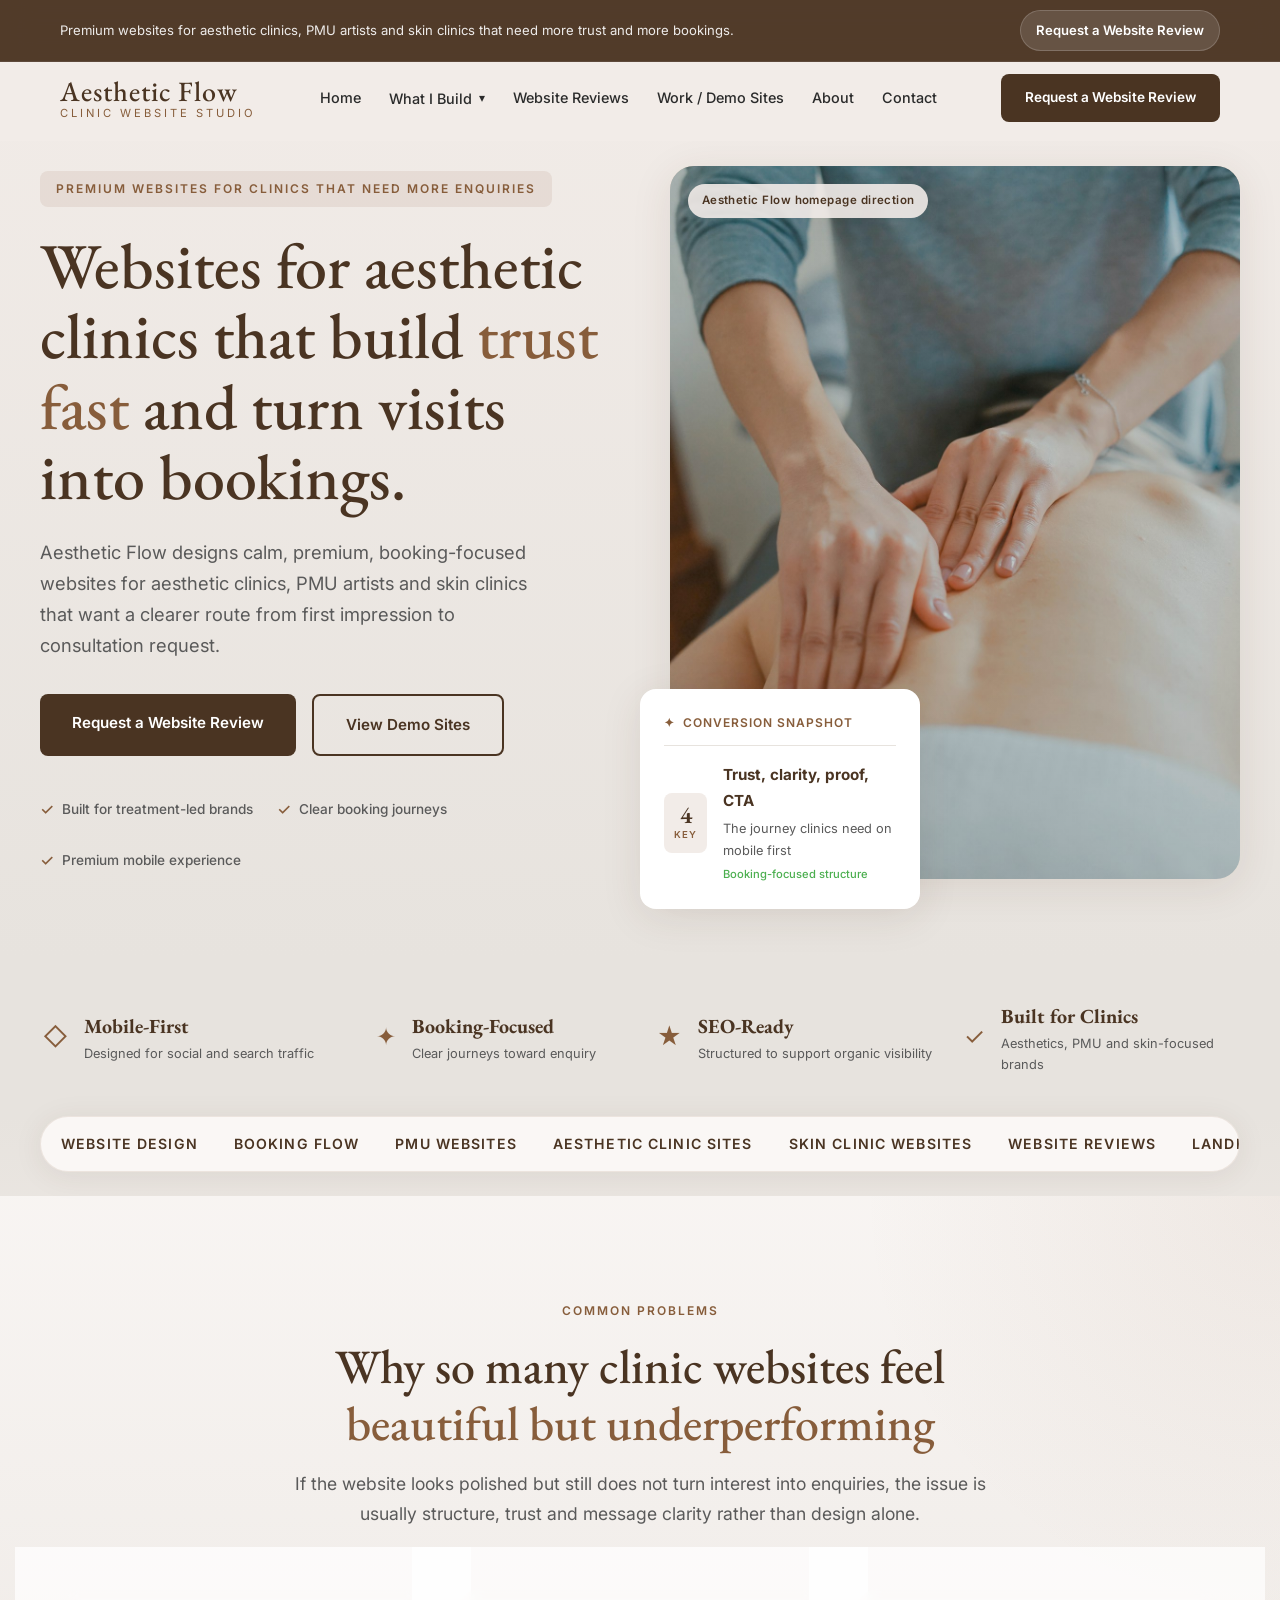
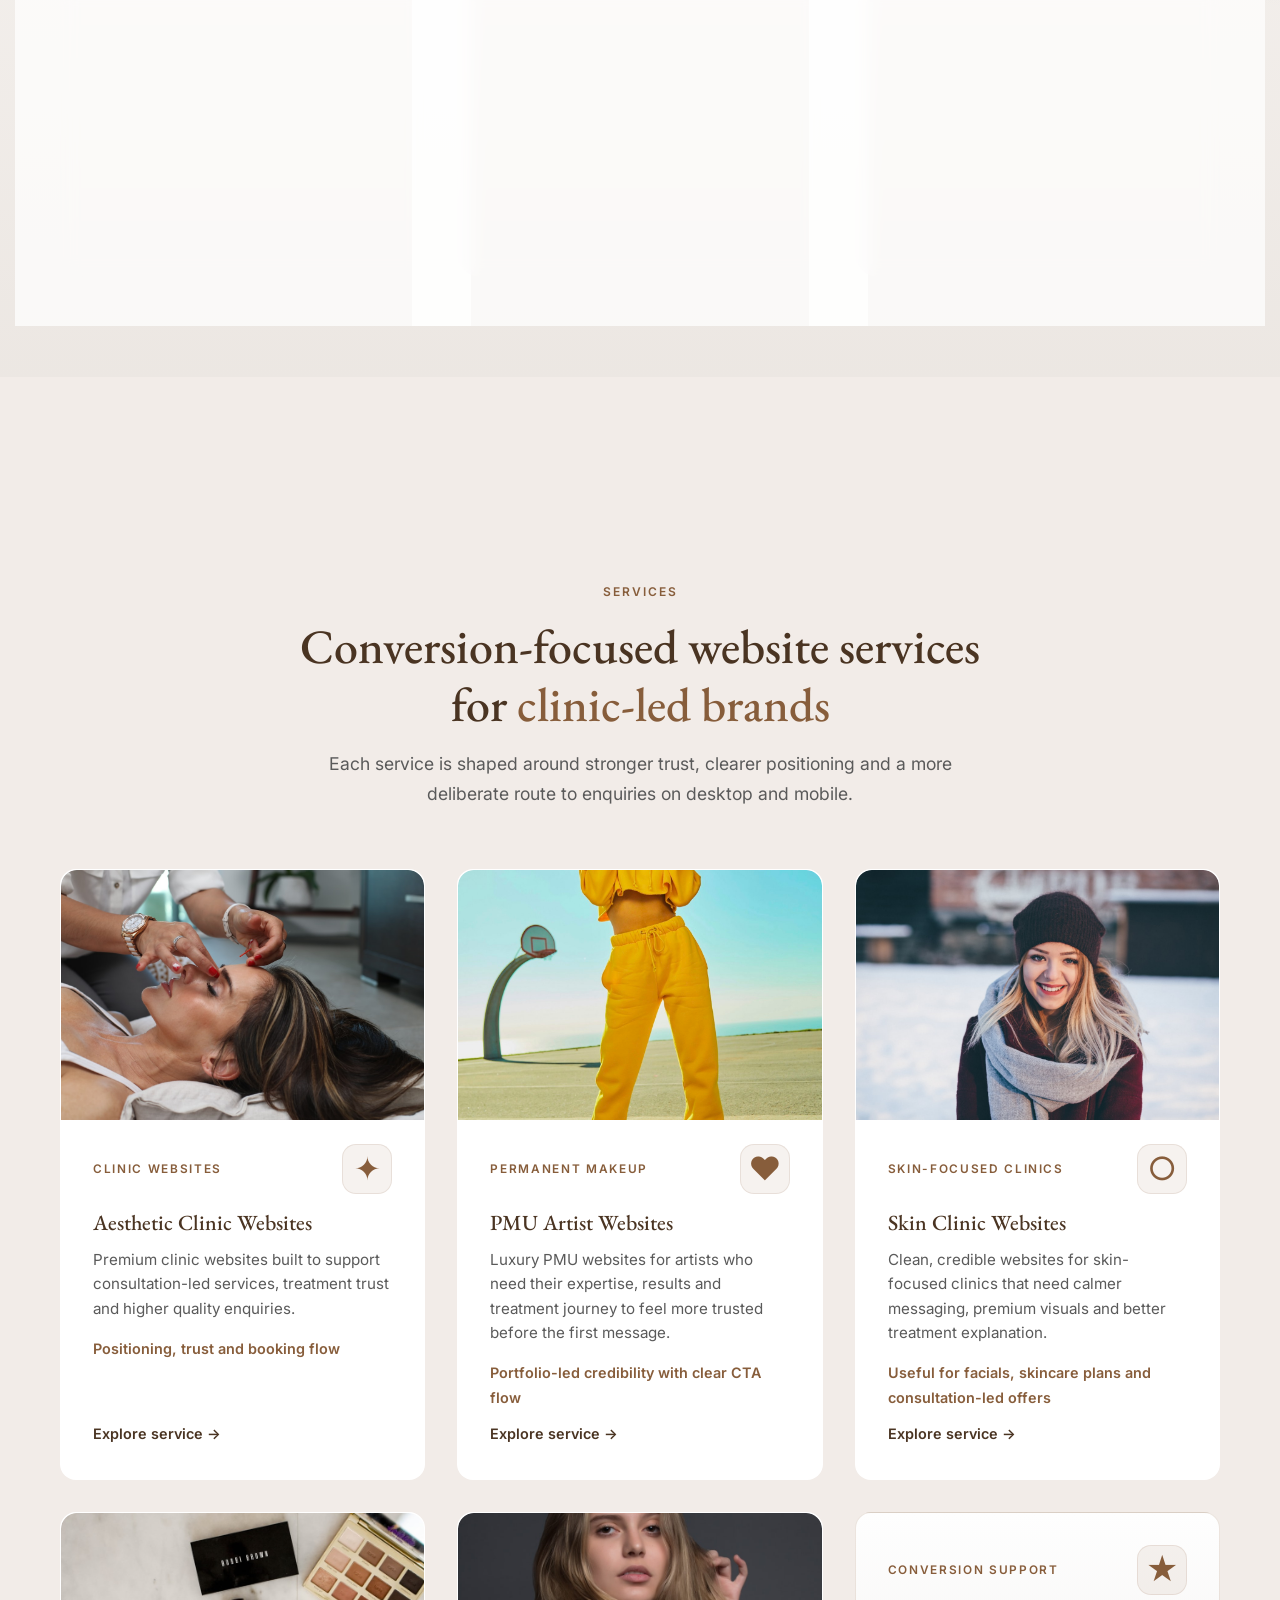
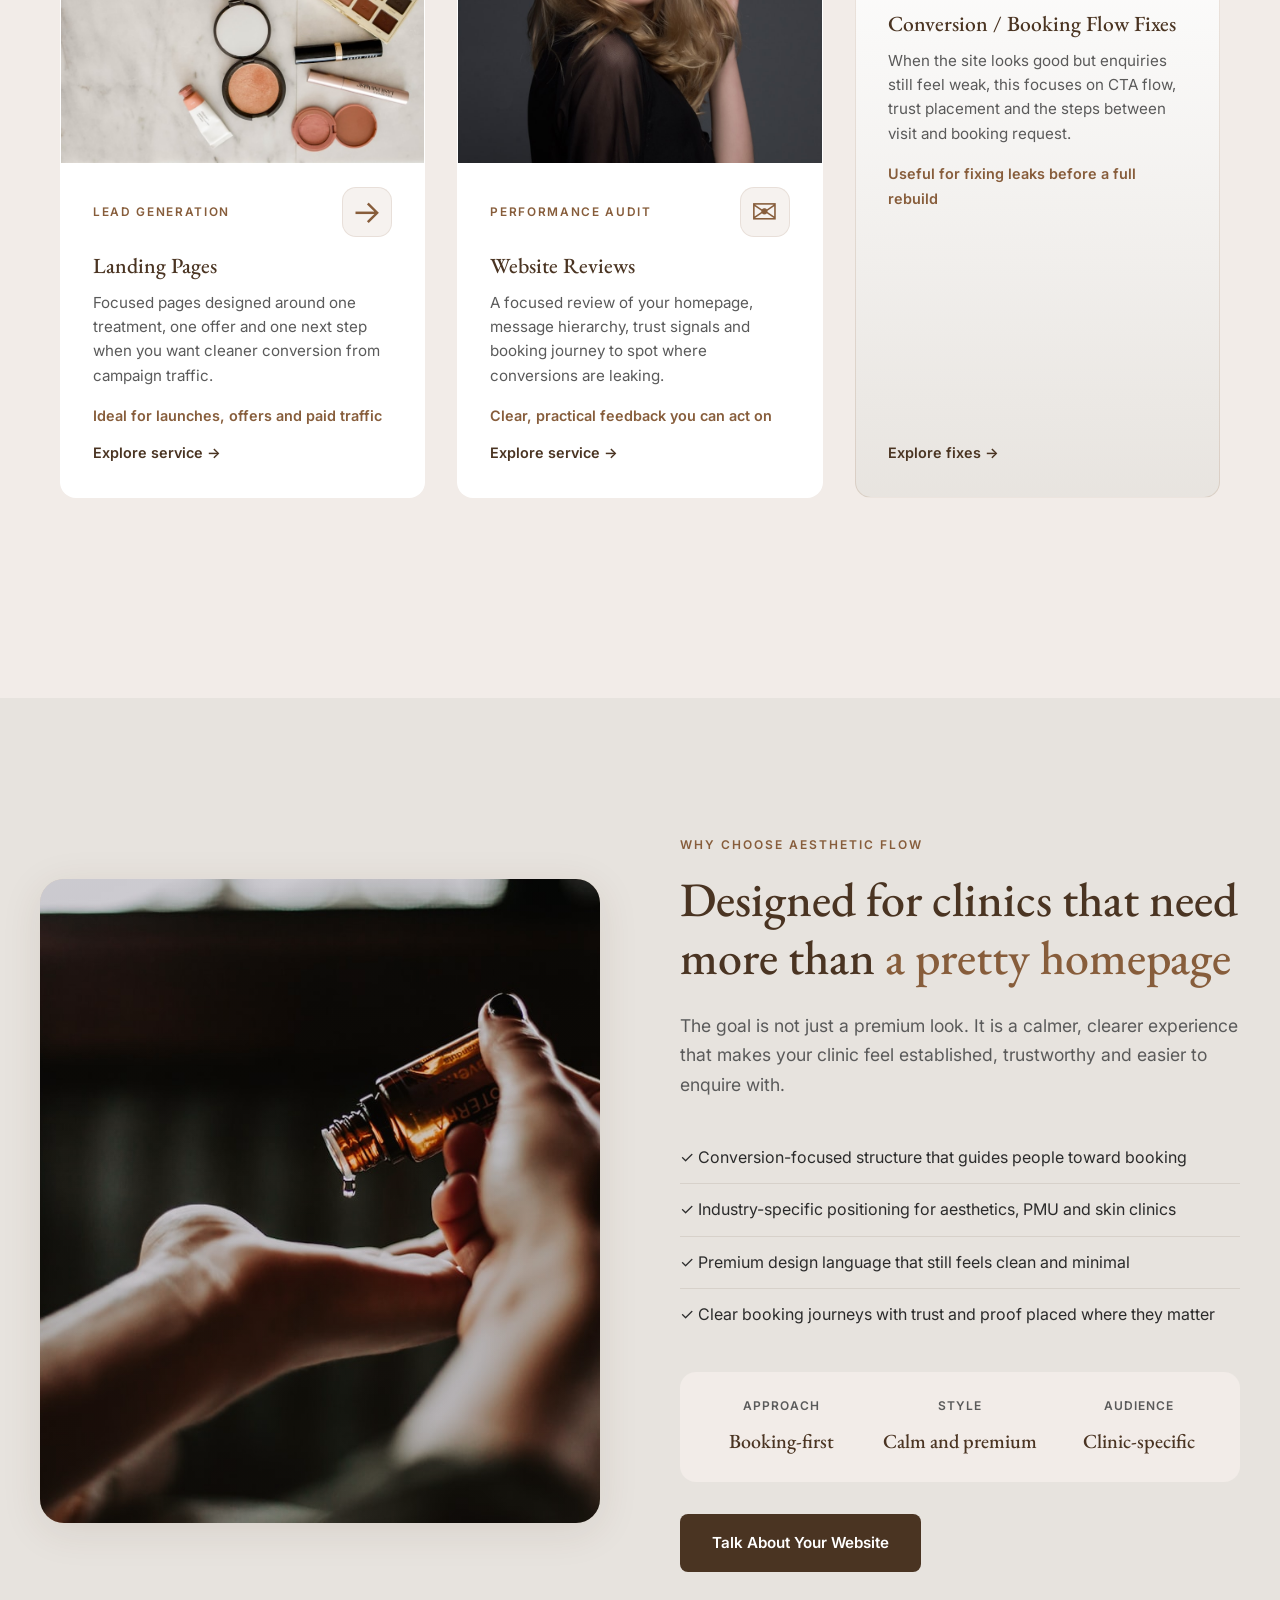
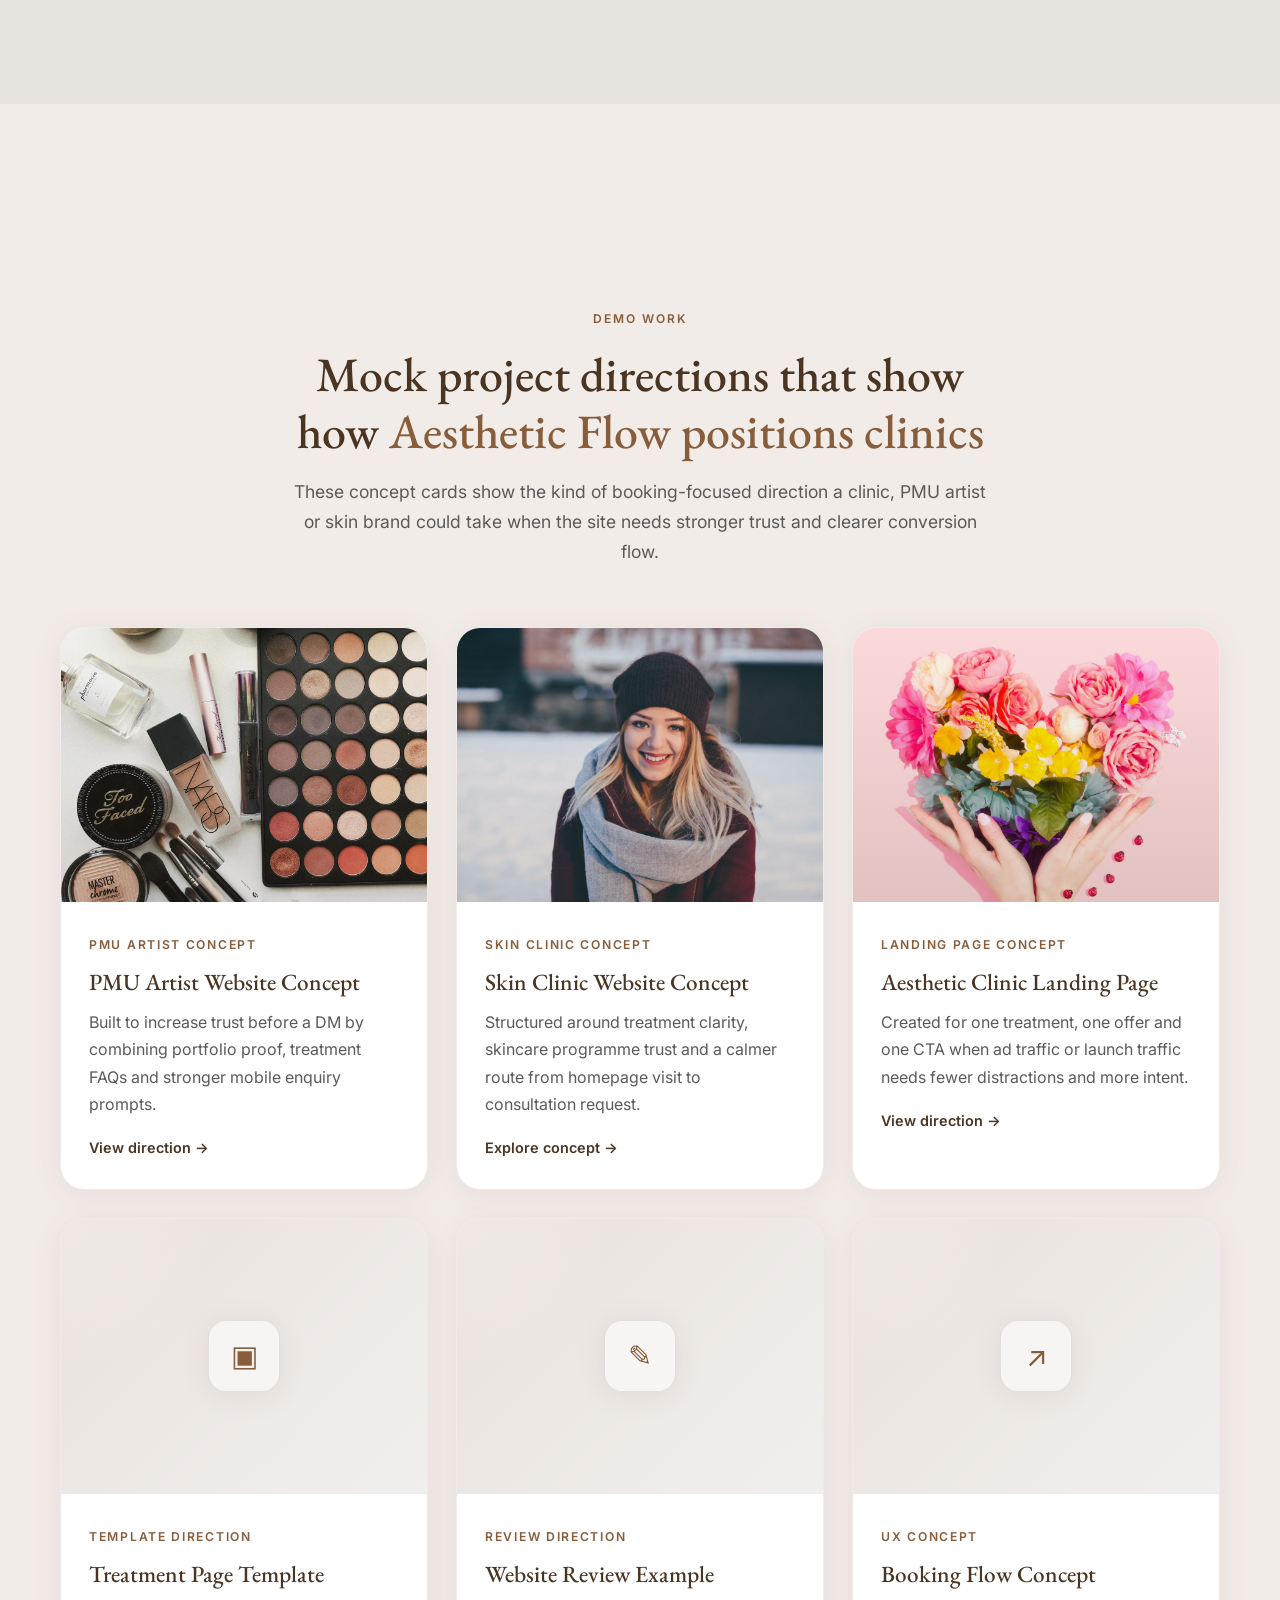
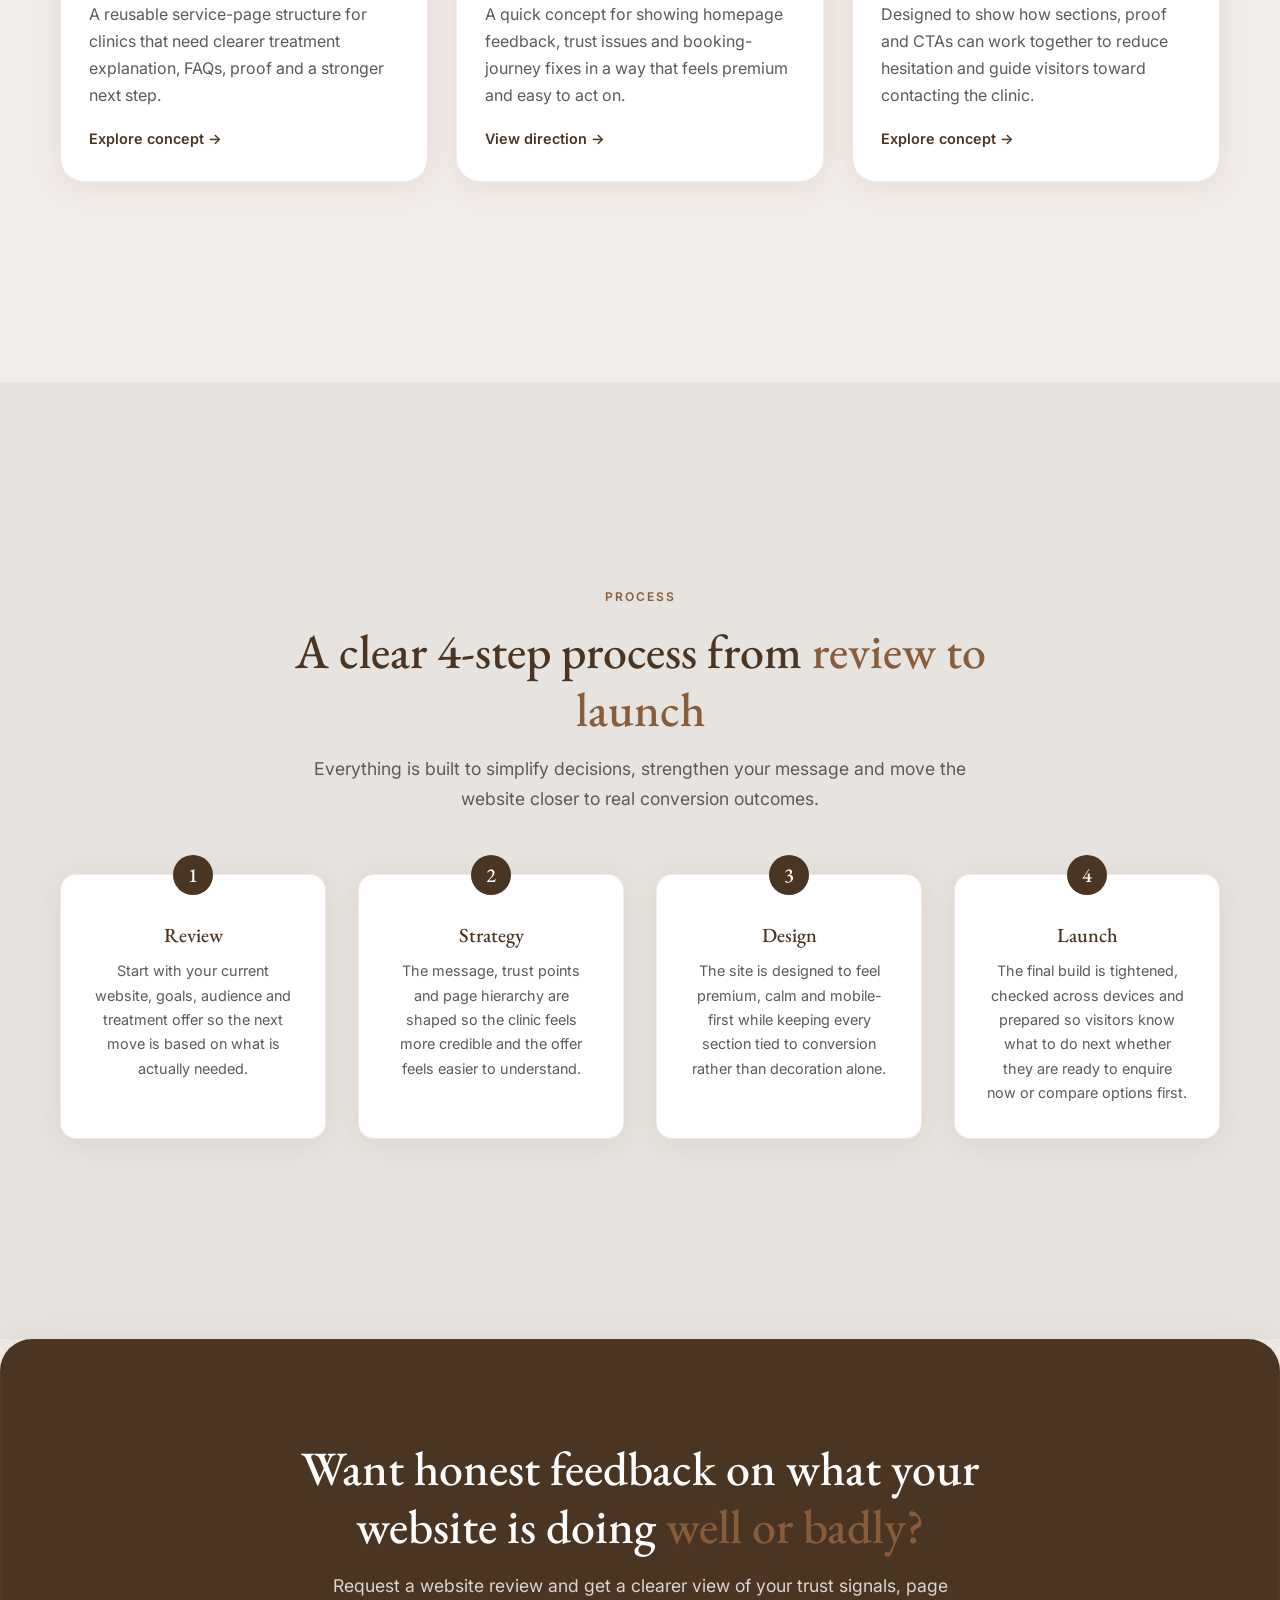
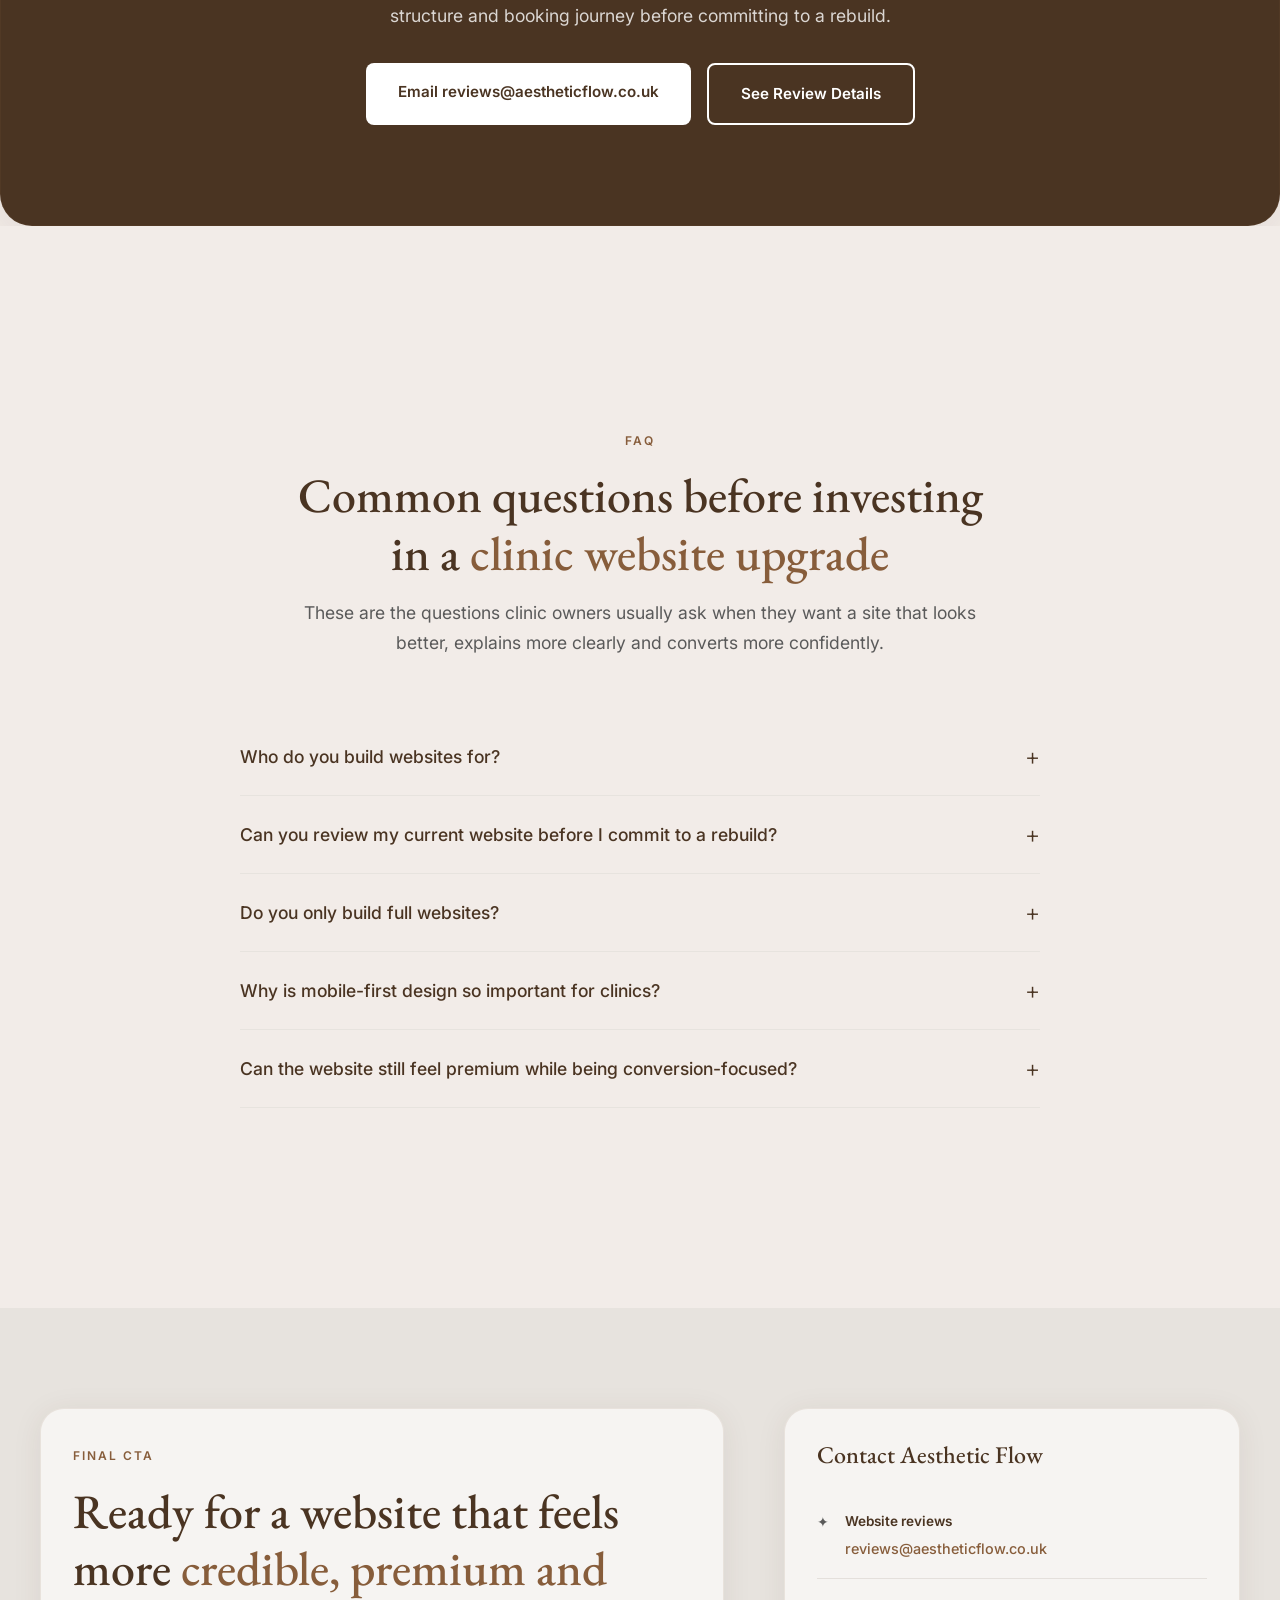
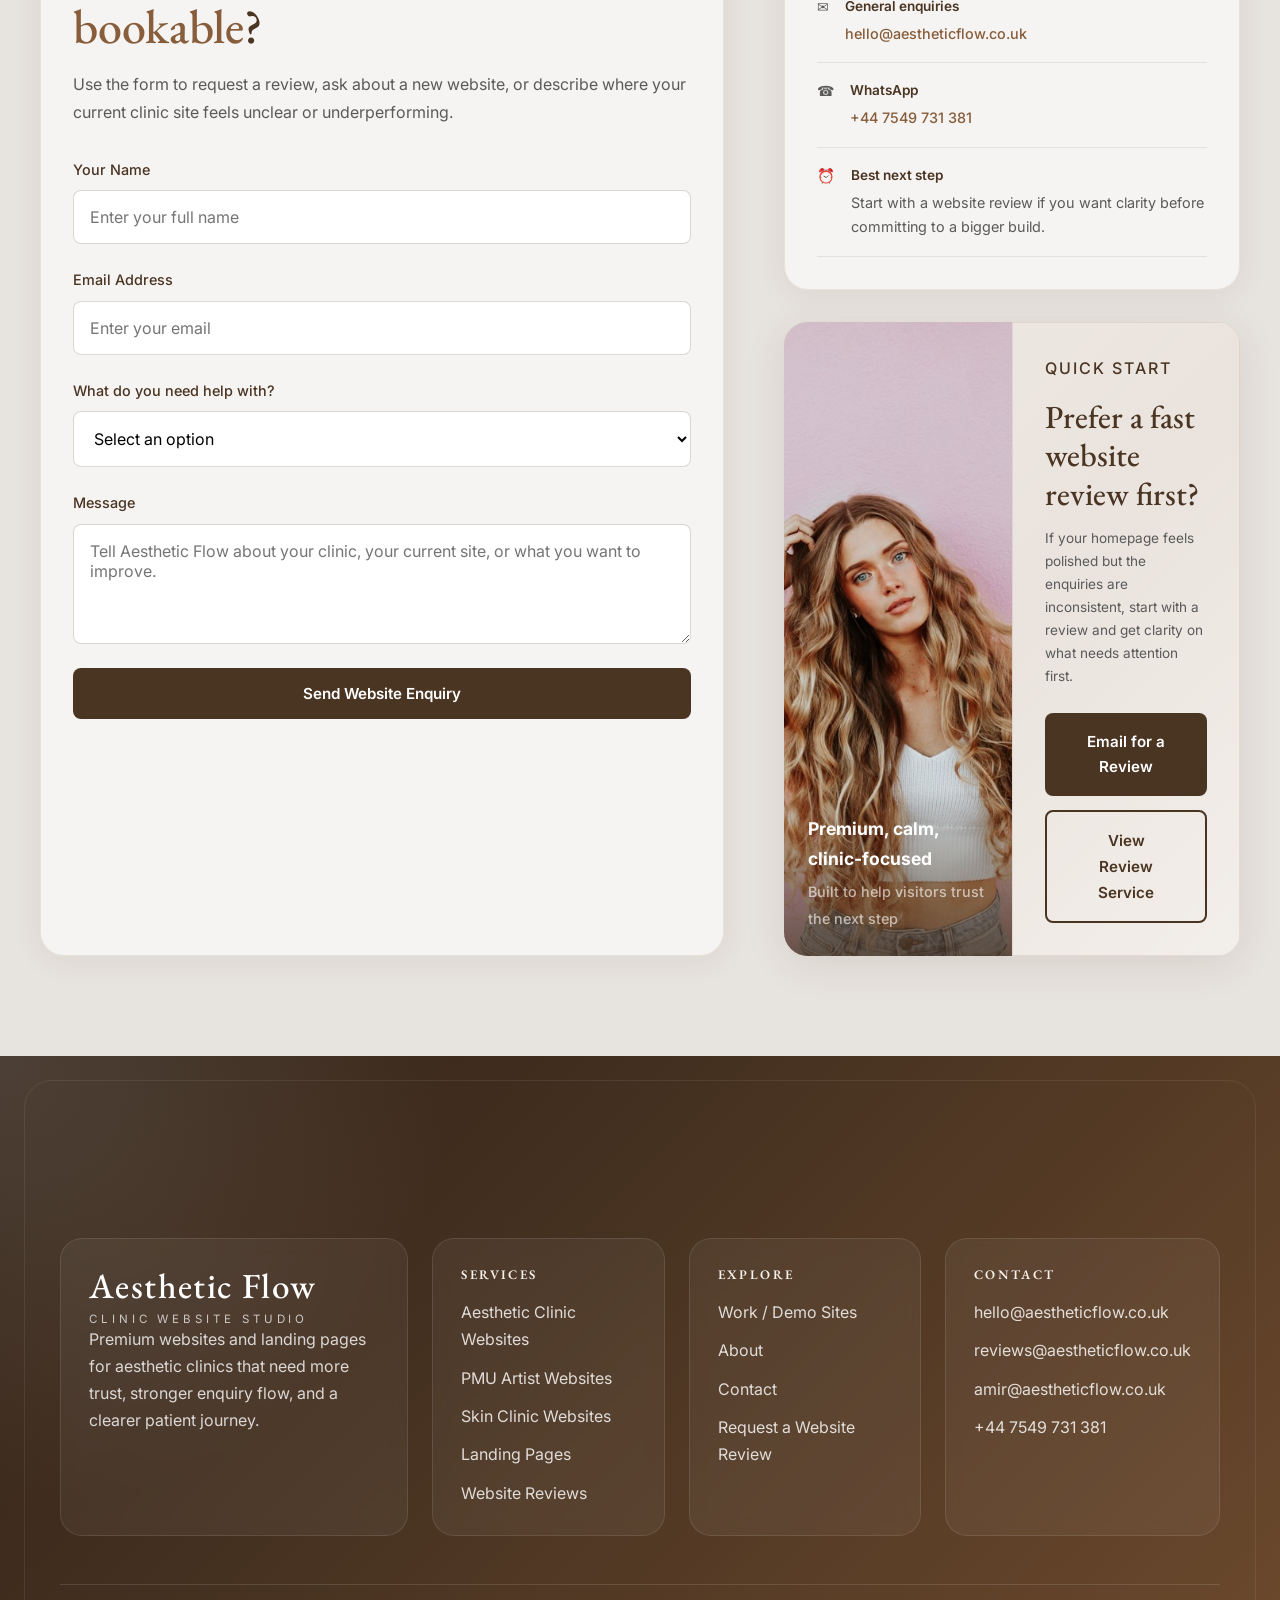
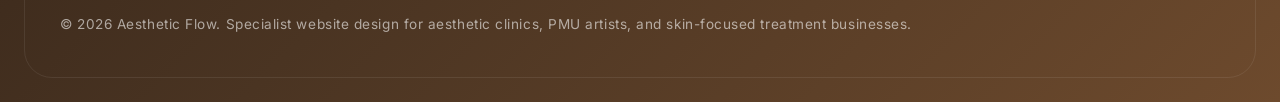
<file: index.html>
<!DOCTYPE html>
<html lang="en" class="no-js">
<head>
  <meta charset="UTF-8">
  <meta name="viewport" content="width=device-width, initial-scale=1.0">
  <title>Aesthetic Flow | Premium Websites for Aesthetic Clinics, PMU Artists and Skin Clinics</title>
  <meta name="description" content="Aesthetic Flow designs premium, booking-focused websites for aesthetic clinics, PMU artists and skin clinics across the UK.">
  <meta property="og:type" content="website">
  <meta property="og:title" content="Aesthetic Flow | Premium Clinic Website Studio">
  <meta property="og:description" content="Booking-focused websites for aesthetic clinics, PMU artists and skin clinics.">
  <meta property="og:image" content="images/og-image.jpg">
  <meta name="twitter:card" content="summary_large_image">
  <meta name="twitter:title" content="Aesthetic Flow">
  <meta name="twitter:description" content="Premium, calm, conversion-focused websites for clinics and treatment-led brands.">

  <link rel="preconnect" href="https://fonts.googleapis.com">
  <link rel="preconnect" href="https://fonts.gstatic.com" crossorigin>
  <link href="https://fonts.googleapis.com/css2?family=EB+Garamond:ital,wght@0,400;0,500;0,600;1,400&family=Inter:wght@300;400;500;600&display=swap" rel="stylesheet">
  <link rel="stylesheet" href="styles.css">
</head>
<body>
  <div class="demo-banner">
    <div class="demo-banner-container">
      <p>Premium websites for aesthetic clinics, PMU artists and skin clinics that need more trust and more bookings.</p>
      <a href="#contact" class="demo-banner-link">Request a Website Review</a>
    </div>
  </div>

  <nav class="navbar" id="navbar">
    <div class="nav-container">
      <a href="index.html" class="nav-logo">
        <span class="logo-text">Aesthetic Flow</span>
        <span class="logo-sub">Clinic Website Studio</span>
      </a>

      <ul class="nav-links" id="navLinks">
        <li><a href="index.html">Home</a></li>
        <li class="nav-dropdown nav-mega-dropdown">
          <button class="nav-dropdown-toggle" type="button" aria-expanded="false">
            What I Build
            <span class="nav-caret">&#9662;</span>
          </button>
          <div class="nav-dropdown-menu mega-menu" role="menu" aria-label="What I Build services">
            <div class="mega-menu-grid">
              <a href="aesthetics-clinic-websites.html" class="mega-menu-card" style="--card-bg: url('https://images.unsplash.com/photo-1582719478250-c89cae4dc85b?auto=format&fit=crop&w=1400&q=80');">
                <span class="mega-card-category">Clinic Websites</span>
                <span class="mega-card-title">Aesthetic Clinic Websites</span>
                <span class="mega-card-desc">Premium clinic websites designed to turn treatment interest into higher-trust enquiries.</span>
              </a>
              <a href="pmu-artist-websites.html" class="mega-menu-card" style="--card-bg: url('https://images.unsplash.com/photo-1616394584738-fc6e612e71b9?auto=format&fit=crop&w=1400&q=80');">
                <span class="mega-card-category">Permanent Makeup</span>
                <span class="mega-card-title">PMU Artist Websites</span>
                <span class="mega-card-desc">Luxury PMU pages for brows, lips, and artist brands that need stronger booking flow.</span>
              </a>
              <a href="skin-clinic-websites.html" class="mega-menu-card" style="--card-bg: url('https://images.unsplash.com/photo-1515377905703-c4788e51af15?auto=format&fit=crop&w=1400&q=80');">
                <span class="mega-card-category">Skin Clinics</span>
                <span class="mega-card-title">Skin Clinic Websites</span>
                <span class="mega-card-desc">Clean, high-trust treatment journeys for facials, skincare programmes, and consultation-led services.</span>
              </a>
              <a href="landing-pages.html" class="mega-menu-card" style="--card-bg: url('https://images.unsplash.com/photo-1521590832167-7bcbfaa6381f?auto=format&fit=crop&w=1400&q=80');">
                <span class="mega-card-category">Lead Generation</span>
                <span class="mega-card-title">Landing Pages</span>
                <span class="mega-card-desc">Focused campaign pages built around one treatment, one offer, and one next step.</span>
              </a>
              <a href="website-reviews.html" class="mega-menu-card" style="--card-bg: url('https://images.unsplash.com/photo-1570172619644-dfd03ed5d881?auto=format&fit=crop&w=1400&q=80');">
                <span class="mega-card-category">Performance Audit</span>
                <span class="mega-card-title">Website Reviews</span>
                <span class="mega-card-desc">Review your homepage, trust signals, and booking journey to uncover why visitors are not converting.</span>
              </a>
              <a href="work.html" class="mega-menu-card" style="--card-bg: url('https://images.unsplash.com/photo-1524504388940-b1c1722653e1?auto=format&fit=crop&w=1400&q=80');">
                <span class="mega-card-category">Demo Sites</span>
                <span class="mega-card-title">Work / Demo Sites</span>
                <span class="mega-card-desc">Concept builds and template directions showing how Aesthetic Flow approaches growth-focused design.</span>
              </a>
            </div>
          </div>
        </li>
        <li><a href="website-reviews.html">Website Reviews</a></li>
        <li><a href="work.html">Work / Demo Sites</a></li>
        <li><a href="about.html">About</a></li>
        <li><a href="contact.html">Contact</a></li>
      </ul>

      <a href="contact.html#website-review" class="nav-cta">Request a Website Review</a>

      <button class="mobile-toggle" id="mobileToggle" aria-label="Toggle menu">
        <span></span>
        <span></span>
        <span></span>
      </button>
    </div>
  </nav>

  <div class="mobile-menu" id="mobileMenu">
    <ul class="mobile-nav-links">
      <li><a href="index.html">Home</a></li>
      <li class="mobile-nav-group">
        <button class="mobile-nav-toggle" type="button" aria-expanded="false">
          <span>What I Build</span>
          <span class="mobile-nav-caret">&#9662;</span>
        </button>
        <div class="mobile-submenu">
          <a href="aesthetics-clinic-websites.html">Aesthetic Clinic Websites</a>
          <a href="pmu-artist-websites.html">PMU Artist Websites</a>
          <a href="skin-clinic-websites.html">Skin Clinic Websites</a>
          <a href="landing-pages.html">Landing Pages</a>
          <a href="website-reviews.html">Website Reviews</a>
          <a href="work.html">Demo Sites / Work</a>
        </div>
      </li>
      <li><a href="website-reviews.html">Website Reviews</a></li>
      <li><a href="work.html">Work / Demo Sites</a></li>
      <li><a href="about.html">About</a></li>
      <li><a href="contact.html">Contact</a></li>
    </ul>
    <a href="contact.html#website-review" class="mobile-cta">Request a Website Review</a>
  </div>

  <a href="contact.html#website-review" class="mobile-floating-cta">Website Review</a>

  <section class="hero" id="hero">
    <div class="hero-container">
      <div class="hero-content">
        <span class="hero-badge">Premium websites for clinics that need more enquiries</span>
        <h1>Websites for aesthetic clinics that build <span class="highlight">trust fast</span> and turn visits into bookings.</h1>
        <p class="hero-subtitle">Aesthetic Flow designs calm, premium, booking-focused websites for aesthetic clinics, PMU artists and skin clinics that want a clearer route from first impression to consultation request.</p>

        <div class="hero-buttons">
          <a href="#contact" class="btn btn-primary">Request a Website Review</a>
          <a href="#work" class="btn btn-secondary">View Demo Sites</a>
        </div>

        <div class="trust-badges">
          <div class="badge">
            <span class="badge-icon">&#10003;</span>
            <span>Built for treatment-led brands</span>
          </div>
          <div class="badge">
            <span class="badge-icon">&#10003;</span>
            <span>Clear booking journeys</span>
          </div>
          <div class="badge">
            <span class="badge-icon">&#10003;</span>
            <span>Premium mobile experience</span>
          </div>
        </div>
      </div>

      <div class="hero-visual">
        <div class="hero-image-card" style="position: relative;">
          <img
            src="images/hero-room.jpg"
            alt="Premium website mockup for a calm aesthetic clinic brand"
            class="hero-img-cover"
            onerror="this.style.display='none';this.parentNode.style.background='linear-gradient(135deg,#D4C4B5 0%,#C9B8A8 50%,#E0D5C8 100%)';"
          />
          <div class="hero-img-overlay"></div>
          <div class="demo-image-note">Aesthetic Flow homepage direction</div>
        </div>
        <div class="appointment-card">
          <div class="appointment-header">
            <span class="appointment-icon">&#10022;</span>
            <span>Conversion Snapshot</span>
          </div>
          <div class="appointment-content">
            <div class="appointment-date">
              <span class="date-day">4</span>
              <span class="date-month">KEY</span>
            </div>
            <div class="appointment-details">
              <strong>Trust, clarity, proof, CTA</strong>
              <span>The journey clinics need on mobile first</span>
              <span class="appointment-note">Booking-focused structure</span>
            </div>
          </div>
        </div>
      </div>
    </div>
  </section>

  <section class="trust-strip">
    <div class="trust-container">
      <div class="trust-item">
        <span class="trust-icon">&#9671;</span>
        <div class="trust-text">
          <strong>Mobile-First</strong>
          <span>Designed for social and search traffic</span>
        </div>
      </div>
      <div class="trust-item">
        <span class="trust-icon">&#10022;</span>
        <div class="trust-text">
          <strong>Booking-Focused</strong>
          <span>Clear journeys toward enquiry</span>
        </div>
      </div>
      <div class="trust-item">
        <span class="trust-icon">&#9733;</span>
        <div class="trust-text">
          <strong>SEO-Ready</strong>
          <span>Structured to support organic visibility</span>
        </div>
      </div>
      <div class="trust-item">
        <span class="trust-icon">&#10003;</span>
        <div class="trust-text">
          <strong>Built for Clinics</strong>
          <span>Aesthetics, PMU and skin-focused brands</span>
        </div>
      </div>
    </div>
  </section>

  <section class="ticker-section" aria-label="Aesthetic Flow specialties">
    <div class="ticker-shell">
      <div class="ticker-track">
        <span>Website Design</span>
        <span>Booking Flow</span>
        <span>PMU Websites</span>
        <span>Aesthetic Clinic Sites</span>
        <span>Skin Clinic Websites</span>
        <span>Website Reviews</span>
        <span>Landing Pages</span>
        <span>SEO Structure</span>
        <span>Conversion Fixes</span>
        <span>Website Design</span>
        <span>Booking Flow</span>
        <span>PMU Websites</span>
        <span>Aesthetic Clinic Sites</span>
        <span>Skin Clinic Websites</span>
        <span>Website Reviews</span>
        <span>Landing Pages</span>
        <span>SEO Structure</span>
        <span>Conversion Fixes</span>
      </div>
    </div>
  </section>

  <section class="why-demo-works problem-section" id="problems">
    <div class="section-container">
      <div class="section-header">
        <span class="section-tag">Common Problems</span>
        <h2>Why so many clinic websites feel <span class="highlight">beautiful but underperforming</span></h2>
        <p>If the website looks polished but still does not turn interest into enquiries, the issue is usually structure, trust and message clarity rather than design alone.</p>
      </div>

      <div class="why-demo-grid">
        <div class="why-demo-card reveal">
          <div class="why-demo-icon">&#10005;</div>
          <h3>No clear booking path</h3>
          <p>Visitors scroll through lovely visuals but never get a confident next step toward a consultation, review or booking request.</p>
        </div>
        <div class="why-demo-card reveal">
          <div class="why-demo-icon">&#10005;</div>
          <h3>Weak trust signals</h3>
          <p>Before and after proof, testimonials, treatment clarity and practitioner credibility are often buried or missing completely.</p>
        </div>
        <div class="why-demo-card reveal">
          <div class="why-demo-icon">&#10005;</div>
          <h3>Too generic for the industry</h3>
          <p>Templates built for any business rarely reflect the calm, premium and reassurance-led journey clinic clients expect.</p>
        </div>
      </div>
    </div>
  </section>

  <section class="treatments services-section" id="services">
    <div class="section-container">
      <div class="section-header">
        <span class="section-tag">Services</span>
        <h2>Conversion-focused website services for <span class="highlight">clinic-led brands</span></h2>
        <p>Each service is shaped around stronger trust, clearer positioning and a more deliberate route to enquiries on desktop and mobile.</p>
      </div>

      <div class="treatments-grid">
        <div class="treatment-card reveal">
          <img src="images/anti-wrinkle.jpg" alt="Aesthetic clinic website service" class="treatment-img" onerror="this.style.display='none';this.parentNode.style.background='linear-gradient(135deg,#E8B4B8 0%,#D4A5A8 100%)';" />
          <div class="treatment-meta">
            <span class="card-eyebrow">Clinic Websites</span>
            <div class="treatment-icon-shell"><div class="treatment-icon">&#10022;</div></div>
          </div>
          <h3>Aesthetic Clinic Websites</h3>
          <p>Premium clinic websites built to support consultation-led services, treatment trust and higher quality enquiries.</p>
          <span class="treatment-price">Positioning, trust and booking flow</span>
          <a href="aesthetics-clinic-websites.html" class="treatment-link">Explore service &#8594;</a>
        </div>

        <div class="treatment-card reveal">
          <img src="images/lip-blush.jpg" alt="PMU artist website service" class="treatment-img" onerror="this.style.display='none';this.parentNode.style.background='linear-gradient(135deg,#C9B8A8 0%,#B8A698 100%)';" />
          <div class="treatment-meta">
            <span class="card-eyebrow">Permanent Makeup</span>
            <div class="treatment-icon-shell"><div class="treatment-icon">&#9829;</div></div>
          </div>
          <h3>PMU Artist Websites</h3>
          <p>Luxury PMU websites for artists who need their expertise, results and treatment journey to feel more trusted before the first message.</p>
          <span class="treatment-price">Portfolio-led credibility with clear CTA flow</span>
          <a href="pmu-artist-websites.html" class="treatment-link">Explore service &#8594;</a>
        </div>

        <div class="treatment-card reveal">
          <img src="images/skin-booster.jpg" alt="Skin clinic website service" class="treatment-img" onerror="this.style.display='none';this.parentNode.style.background='linear-gradient(135deg,#D4C4B5 0%,#C4B4A5 100%)';" />
          <div class="treatment-meta">
            <span class="card-eyebrow">Skin-Focused Clinics</span>
            <div class="treatment-icon-shell"><div class="treatment-icon">&#9675;</div></div>
          </div>
          <h3>Skin Clinic Websites</h3>
          <p>Clean, credible websites for skin-focused clinics that need calmer messaging, premium visuals and better treatment explanation.</p>
          <span class="treatment-price">Useful for facials, skincare plans and consultation-led offers</span>
          <a href="skin-clinic-websites.html" class="treatment-link">Explore service &#8594;</a>
        </div>

        <div class="treatment-card reveal">
          <img src="images/products.jpg" alt="Landing page service" class="treatment-img" onerror="this.style.display='none';this.parentNode.style.background='linear-gradient(135deg,#B8C9C4 0%,#A8B9B4 100%)';" />
          <div class="treatment-meta">
            <span class="card-eyebrow">Lead Generation</span>
            <div class="treatment-icon-shell"><div class="treatment-icon">&#8594;</div></div>
          </div>
          <h3>Landing Pages</h3>
          <p>Focused pages designed around one treatment, one offer and one next step when you want cleaner conversion from campaign traffic.</p>
          <span class="treatment-price">Ideal for launches, offers and paid traffic</span>
          <a href="landing-pages.html" class="treatment-link">Explore service &#8594;</a>
        </div>

        <div class="treatment-card reveal">
          <img src="images/consultation.jpg" alt="Website reviews service" class="treatment-img" onerror="this.style.display='none';this.parentNode.style.background='linear-gradient(135deg,#C9D4B8 0%,#B9C4A8 100%)';" />
          <div class="treatment-meta">
            <span class="card-eyebrow">Performance Audit</span>
            <div class="treatment-icon-shell"><div class="treatment-icon">&#9993;</div></div>
          </div>
          <h3>Website Reviews</h3>
          <p>A focused review of your homepage, message hierarchy, trust signals and booking journey to spot where conversions are leaking.</p>
          <span class="treatment-price">Clear, practical feedback you can act on</span>
          <a href="website-reviews.html" class="treatment-link">Explore service &#8594;</a>
        </div>

        <div class="treatment-card reveal services-note-card">
          <div class="treatment-meta">
            <span class="card-eyebrow">Conversion Support</span>
            <div class="treatment-icon-shell"><div class="treatment-icon">&#9733;</div></div>
          </div>
          <h3>Conversion / Booking Flow Fixes</h3>
          <p>When the site looks good but enquiries still feel weak, this focuses on CTA flow, trust placement and the steps between visit and booking request.</p>
          <span class="treatment-price">Useful for fixing leaks before a full rebuild</span>
          <a href="conversion-redesigns.html" class="treatment-link">Explore fixes &#8594;</a>
        </div>
      </div>
    </div>
  </section>

  <section class="featured-treatment why-choose-section" id="why-choose-us">
    <div class="featured-container">
      <div class="featured-image">
        <img src="images/featured-treatment.jpg" alt="Premium website presentation for a clinic brand" class="featured-img" onerror="this.style.display='none';this.parentNode.style.background='linear-gradient(145deg,#D4C4B5 0%,#C9B8A8 30%,#E8DFD5 70%,#D4C4B5 100%)';" />
        <div class="featured-img-overlay"></div>
      </div>

      <div class="featured-content">
        <span class="section-tag">Why Choose Aesthetic Flow</span>
        <h2>Designed for clinics that need more than <span class="highlight">a pretty homepage</span></h2>
        <p class="featured-desc">The goal is not just a premium look. It is a calmer, clearer experience that makes your clinic feel established, trustworthy and easier to enquire with.</p>

        <ul class="benefits-list">
          <li>&#10003; Conversion-focused structure that guides people toward booking</li>
          <li>&#10003; Industry-specific positioning for aesthetics, PMU and skin clinics</li>
          <li>&#10003; Premium design language that still feels clean and minimal</li>
          <li>&#10003; Clear booking journeys with trust and proof placed where they matter</li>
        </ul>

        <div class="treatment-info">
          <div class="info-item">
            <span class="info-label">Approach</span>
            <span class="info-value">Booking-first</span>
          </div>
          <div class="info-item">
            <span class="info-label">Style</span>
            <span class="info-value">Calm and premium</span>
          </div>
          <div class="info-item">
            <span class="info-label">Audience</span>
            <span class="info-value">Clinic-specific</span>
          </div>
        </div>

        <a href="#contact" class="btn btn-primary">Talk About Your Website</a>
      </div>
    </div>
  </section>

  <section class="results demo-work-section" id="work">
    <div class="section-container">
      <div class="section-header">
        <span class="section-tag">Demo Work</span>
        <h2>Mock project directions that show how <span class="highlight">Aesthetic Flow positions clinics</span></h2>
        <p>These concept cards show the kind of booking-focused direction a clinic, PMU artist or skin brand could take when the site needs stronger trust and clearer conversion flow.</p>
      </div>

      <div class="demo-work-grid">
        <article class="demo-case-card reveal">
          <div class="demo-case-media">
            <img src="images/brows.jpg" alt="PMU artist website concept" class="result-img" onerror="this.style.display='none';this.parentNode.style.background='linear-gradient(135deg,#C9B8A8 0%,#B8A698 100%)';" />
            <div class="result-img-overlay"></div>
          </div>
          <div class="demo-case-body">
            <span class="demo-case-tag">PMU Artist Concept</span>
            <h3>PMU Artist Website Concept</h3>
            <p>Built to increase trust before a DM by combining portfolio proof, treatment FAQs and stronger mobile enquiry prompts.</p>
            <a href="pmu-artist-websites.html" class="treatment-link">View direction &#8594;</a>
          </div>
        </article>

        <article class="demo-case-card reveal">
          <div class="demo-case-media">
            <img src="images/skin-booster.jpg" alt="Skin clinic website concept" class="result-img" onerror="this.style.display='none';this.parentNode.style.background='linear-gradient(135deg,#D4C4B5 0%,#C4B4A5 100%)';" />
            <div class="result-img-overlay"></div>
          </div>
          <div class="demo-case-body">
            <span class="demo-case-tag">Skin Clinic Concept</span>
            <h3>Skin Clinic Website Concept</h3>
            <p>Structured around treatment clarity, skincare programme trust and a calmer route from homepage visit to consultation request.</p>
            <a href="skin-clinic-websites.html" class="treatment-link">Explore concept &#8594;</a>
          </div>
        </article>

        <article class="demo-case-card reveal">
          <div class="demo-case-media">
            <img src="images/dermal-filler.jpg" alt="Aesthetic clinic landing page concept" class="result-img" onerror="this.style.display='none';this.parentNode.style.background='linear-gradient(135deg,#D4A5A8 0%,#C49598 100%)';" />
            <div class="result-img-overlay"></div>
          </div>
          <div class="demo-case-body">
            <span class="demo-case-tag">Landing Page Concept</span>
            <h3>Aesthetic Clinic Landing Page</h3>
            <p>Created for one treatment, one offer and one CTA when ad traffic or launch traffic needs fewer distractions and more intent.</p>
            <a href="landing-pages.html" class="treatment-link">View direction &#8594;</a>
          </div>
        </article>

        <article class="demo-case-card reveal">
          <div class="demo-case-media demo-case-placeholder">
            <div class="demo-placeholder-icon">&#9635;</div>
          </div>
          <div class="demo-case-body">
            <span class="demo-case-tag">Template Direction</span>
            <h3>Treatment Page Template</h3>
            <p>A reusable service-page structure for clinics that need clearer treatment explanation, FAQs, proof and a stronger next step.</p>
            <a href="aesthetics-clinic-websites.html" class="treatment-link">Explore concept &#8594;</a>
          </div>
        </article>

        <article class="demo-case-card reveal">
          <div class="demo-case-media demo-case-placeholder">
            <div class="demo-placeholder-icon">&#9998;</div>
          </div>
          <div class="demo-case-body">
            <span class="demo-case-tag">Review Direction</span>
            <h3>Website Review Example</h3>
            <p>A quick concept for showing homepage feedback, trust issues and booking-journey fixes in a way that feels premium and easy to act on.</p>
            <a href="website-reviews.html" class="treatment-link">View direction &#8594;</a>
          </div>
        </article>

        <article class="demo-case-card reveal">
          <div class="demo-case-media demo-case-placeholder">
            <div class="demo-placeholder-icon">&#8599;</div>
          </div>
          <div class="demo-case-body">
            <span class="demo-case-tag">UX Concept</span>
            <h3>Booking Flow Concept</h3>
            <p>Designed to show how sections, proof and CTAs can work together to reduce hesitation and guide visitors toward contacting the clinic.</p>
            <a href="conversion-redesigns.html" class="treatment-link">Explore concept &#8594;</a>
          </div>
        </article>
      </div>
    </div>
  </section>

  <section class="process" id="process">
    <div class="section-container">
      <div class="section-header">
        <span class="section-tag">Process</span>
        <h2>A clear 4-step process from <span class="highlight">review to launch</span></h2>
        <p>Everything is built to simplify decisions, strengthen your message and move the website closer to real conversion outcomes.</p>
      </div>

      <div class="process-grid">
        <div class="process-card reveal">
          <div class="process-number">1</div>
          <h3>Review</h3>
          <p>Start with your current website, goals, audience and treatment offer so the next move is based on what is actually needed.</p>
        </div>

        <div class="process-card reveal">
          <div class="process-number">2</div>
          <h3>Strategy</h3>
          <p>The message, trust points and page hierarchy are shaped so the clinic feels more credible and the offer feels easier to understand.</p>
        </div>

        <div class="process-card reveal">
          <div class="process-number">3</div>
          <h3>Design</h3>
          <p>The site is designed to feel premium, calm and mobile-first while keeping every section tied to conversion rather than decoration alone.</p>
        </div>

        <div class="process-card reveal">
          <div class="process-number">4</div>
          <h3>Launch</h3>
          <p>The final build is tightened, checked across devices and prepared so visitors know what to do next whether they are ready to enquire now or compare options first.</p>
        </div>
      </div>
    </div>
  </section>

  <section class="booking-cta review-cta" id="review">
    <div class="booking-container">
      <div class="booking-content">
        <h2>Want honest feedback on what your website is doing <span class="highlight">well or badly?</span></h2>
        <p>Request a website review and get a clearer view of your trust signals, page structure and booking journey before committing to a rebuild.</p>

        <div class="booking-buttons">
          <a href="mailto:reviews@aestheticflow.co.uk?subject=Website%20Review%20Request" class="btn btn-primary btn-light">Email reviews@aestheticflow.co.uk</a>
          <a href="website-reviews.html" class="btn btn-secondary btn-outline">See Review Details</a>
        </div>
      </div>
    </div>
  </section>

  <section class="faq" id="faq">
    <div class="section-container">
      <div class="section-header">
        <span class="section-tag">FAQ</span>
        <h2>Common questions before investing in a <span class="highlight">clinic website upgrade</span></h2>
        <p>These are the questions clinic owners usually ask when they want a site that looks better, explains more clearly and converts more confidently.</p>
      </div>

      <div class="faq-list">
        <div class="faq-item">
          <button class="faq-question">
            <span>Who do you build websites for?</span>
            <span class="faq-icon">+</span>
          </button>
          <div class="faq-answer">
            <p>Aesthetic Flow builds for aesthetic clinics, PMU artists, skin clinics and other treatment-led beauty businesses that need a calmer, premium online presence.</p>
          </div>
        </div>

        <div class="faq-item">
          <button class="faq-question">
            <span>Can you review my current website before I commit to a rebuild?</span>
            <span class="faq-icon">+</span>
          </button>
          <div class="faq-answer">
            <p>Yes. A website review is a useful first step if you want to understand whether the issue is message clarity, trust, layout, mobile experience or the full conversion journey.</p>
          </div>
        </div>

        <div class="faq-item">
          <button class="faq-question">
            <span>Do you only build full websites?</span>
            <span class="faq-icon">+</span>
          </button>
          <div class="faq-answer">
            <p>No. Depending on the goal, a landing page, service-led redesign or a review may be the better starting point than a full rebuild.</p>
          </div>
        </div>

        <div class="faq-item">
          <button class="faq-question">
            <span>Why is mobile-first design so important for clinics?</span>
            <span class="faq-icon">+</span>
          </button>
          <div class="faq-answer">
            <p>A lot of clinic traffic arrives from Instagram, search and recommendations on mobile. If the trust signals and CTA flow do not work there first, conversions usually suffer.</p>
          </div>
        </div>

        <div class="faq-item">
          <button class="faq-question">
            <span>Can the website still feel premium while being conversion-focused?</span>
            <span class="faq-icon">+</span>
          </button>
          <div class="faq-answer">
            <p>Yes. The strongest clinic websites balance premium presentation with practical structure, so the design feels calm and elevated without becoming vague or hard to act on.</p>
          </div>
        </div>
      </div>
    </div>
  </section>

  <section class="contact final-cta-section" id="contact">
    <div class="contact-container">
      <div class="contact-form-section">
        <span class="section-tag">Final CTA</span>
        <h2>Ready for a website that feels more <span class="highlight">credible, premium and bookable</span>?</h2>
        <p>Use the form to request a review, ask about a new website, or describe where your current clinic site feels unclear or underperforming.</p>

        <form class="contact-form" id="contactForm" action="#" method="post" data-general-email="hello@aestheticflow.co.uk" data-review-email="reviews@aestheticflow.co.uk" data-route-field="treatment" data-subject="Website Enquiry">
          <div class="form-group">
            <label for="name">Your Name</label>
            <input type="text" id="name" name="name" placeholder="Enter your full name" required>
          </div>

          <div class="form-group">
            <label for="email">Email Address</label>
            <input type="email" id="email" name="email" placeholder="Enter your email" required>
          </div>

          <div class="form-group">
            <label for="treatment">What do you need help with?</label>
            <select id="treatment" name="treatment" required>
              <option value="" disabled selected>Select an option</option>
              <option value="website-review">Website Review</option>
              <option value="new-clinic-website">New Clinic Website</option>
              <option value="pmu-website">PMU Website</option>
              <option value="skin-clinic-website">Skin Clinic Website</option>
              <option value="landing-page">Landing Page</option>
              <option value="other">Other / Not Sure</option>
            </select>
          </div>

          <div class="form-group">
            <label for="message">Message</label>
            <textarea id="message" name="message" rows="4" placeholder="Tell Aesthetic Flow about your clinic, your current site, or what you want to improve."></textarea>
          </div>

          <button type="submit" class="btn btn-primary">Send Website Enquiry</button>
        </form>
      </div>

      <div class="contact-info-section">
        <div class="clinic-details">
          <h3>Contact Aesthetic Flow</h3>

          <div class="detail-item">
            <span class="detail-icon">&#10022;</span>
            <div>
              <strong>Website reviews</strong>
              <a href="mailto:reviews@aestheticflow.co.uk">reviews@aestheticflow.co.uk</a>
            </div>
          </div>

          <div class="detail-item">
            <span class="detail-icon">&#9993;</span>
            <div>
              <strong>General enquiries</strong>
              <a href="mailto:hello@aestheticflow.co.uk">hello@aestheticflow.co.uk</a>
            </div>
          </div>

          <div class="detail-item">
            <span class="detail-icon">&#9742;</span>
            <div>
              <strong>WhatsApp</strong>
              <a href="tel:+447549731381">+44 7549 731 381</a>
            </div>
          </div>

          <div class="detail-item">
            <span class="detail-icon">&#9200;</span>
            <div>
              <strong>Best next step</strong>
              <span>Start with a website review if you want clarity before committing to a bigger build.</span>
            </div>
          </div>
        </div>

        <div class="map-block">
          <div class="map-image">
            <img
              src="images/practitioner.jpg"
              alt="Aesthetic Flow visual direction for premium clinic websites"
              onerror="this.style.display='none';this.parentNode.style.background='linear-gradient(135deg,#D4C4B5 0%,#C9B8A8 100%)';"
            />

            <div class="map-overlay">
              <strong>Premium, calm, clinic-focused</strong>
              <span>Built to help visitors trust the next step</span>
            </div>
          </div>

          <div class="map-embed demo-contact-card">
            <div class="demo-contact-inner">
              <span class="section-tag">Quick Start</span>
              <h3>Prefer a fast website review first?</h3>
              <p>If your homepage feels polished but the enquiries are inconsistent, start with a review and get clarity on what needs attention first.</p>
              <div class="demo-contact-actions">
                <a href="mailto:reviews@aestheticflow.co.uk?subject=Website%20Review%20Request" class="btn btn-primary">Email for a Review</a>
                <a href="website-reviews.html" class="btn btn-secondary">View Review Service</a>
              </div>
            </div>
          </div>
        </div>
      </div>
    </div>
  </section>

  <footer class="footer">
    <div class="section-container">
      <div class="footer-grid">
        <div class="footer-card">
          <a href="index.html" class="footer-logo">
            <span class="logo-text">Aesthetic Flow</span>
            <span class="logo-sub">Clinic Website Studio</span>
          </a>
          <p>Premium websites and landing pages for aesthetic clinics that need more trust, stronger enquiry flow, and a clearer patient journey.</p>
        </div>
        <div class="footer-card">
          <h4>Services</h4>
          <ul>
            <li><a href="aesthetics-clinic-websites.html">Aesthetic Clinic Websites</a></li>
            <li><a href="pmu-artist-websites.html">PMU Artist Websites</a></li>
            <li><a href="skin-clinic-websites.html">Skin Clinic Websites</a></li>
            <li><a href="landing-pages.html">Landing Pages</a></li>
            <li><a href="website-reviews.html">Website Reviews</a></li>
          </ul>
        </div>
        <div class="footer-card">
          <h4>Explore</h4>
          <ul>
            <li><a href="work.html">Work / Demo Sites</a></li>
            <li><a href="about.html">About</a></li>
            <li><a href="contact.html">Contact</a></li>
            <li><a href="contact.html#website-review">Request a Website Review</a></li>
          </ul>
        </div>
        <div class="footer-card">
          <h4>Contact</h4>
          <ul>
            <li><a href="mailto:hello@aestheticflow.co.uk">hello@aestheticflow.co.uk</a></li>
            <li><a href="mailto:reviews@aestheticflow.co.uk">reviews@aestheticflow.co.uk</a></li>
            <li><a href="mailto:amir@aestheticflow.co.uk">amir@aestheticflow.co.uk</a></li>
            <li><a href="tel:+447549731381">+44 7549 731 381</a></li>
          </ul>
        </div>
      </div>
      <div class="footer-bottom">
        <p>&copy; 2026 Aesthetic Flow. Specialist website design for aesthetic clinics, PMU artists, and skin-focused treatment businesses.</p>
      </div>
    </div>
  </footer>

  <button class="back-to-top" id="backToTop" aria-label="Back to top">
    &#8593;
  </button>

  <script src="script.js"></script>
</body>
</html>
</file>
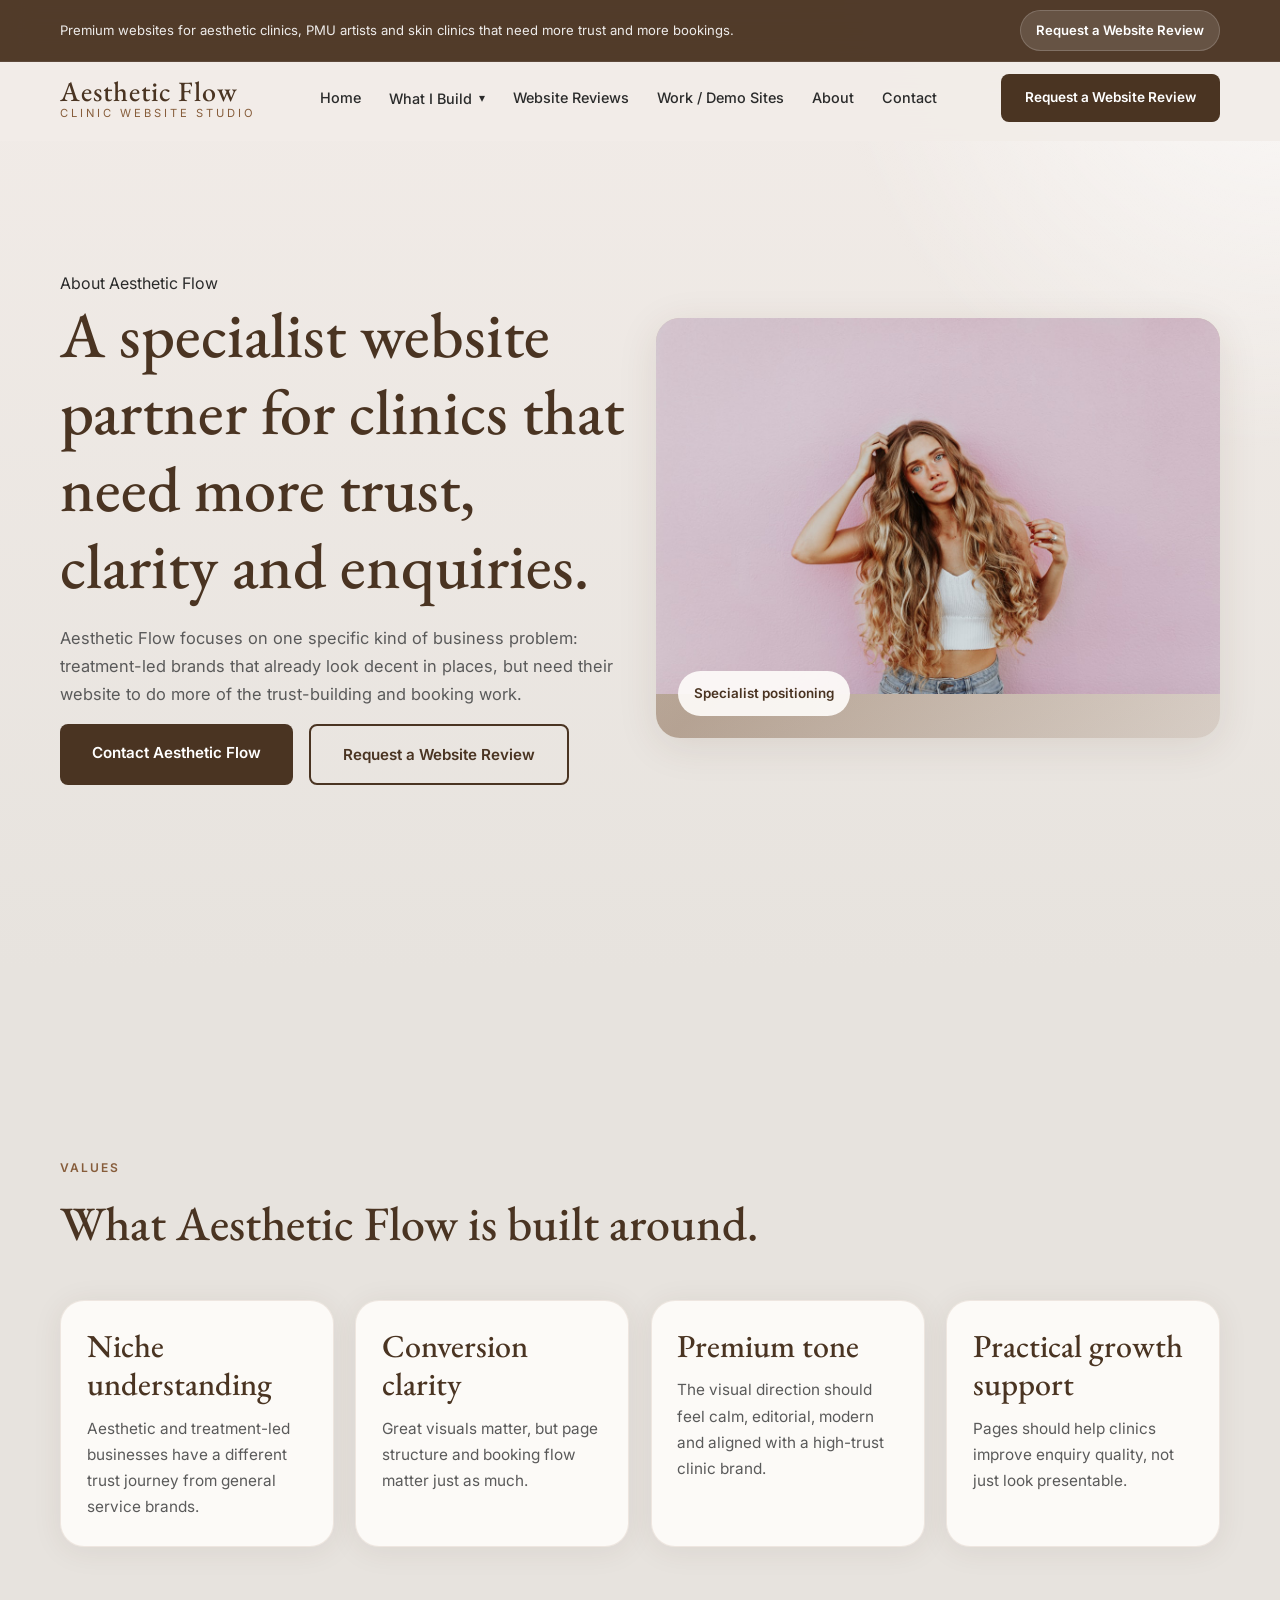
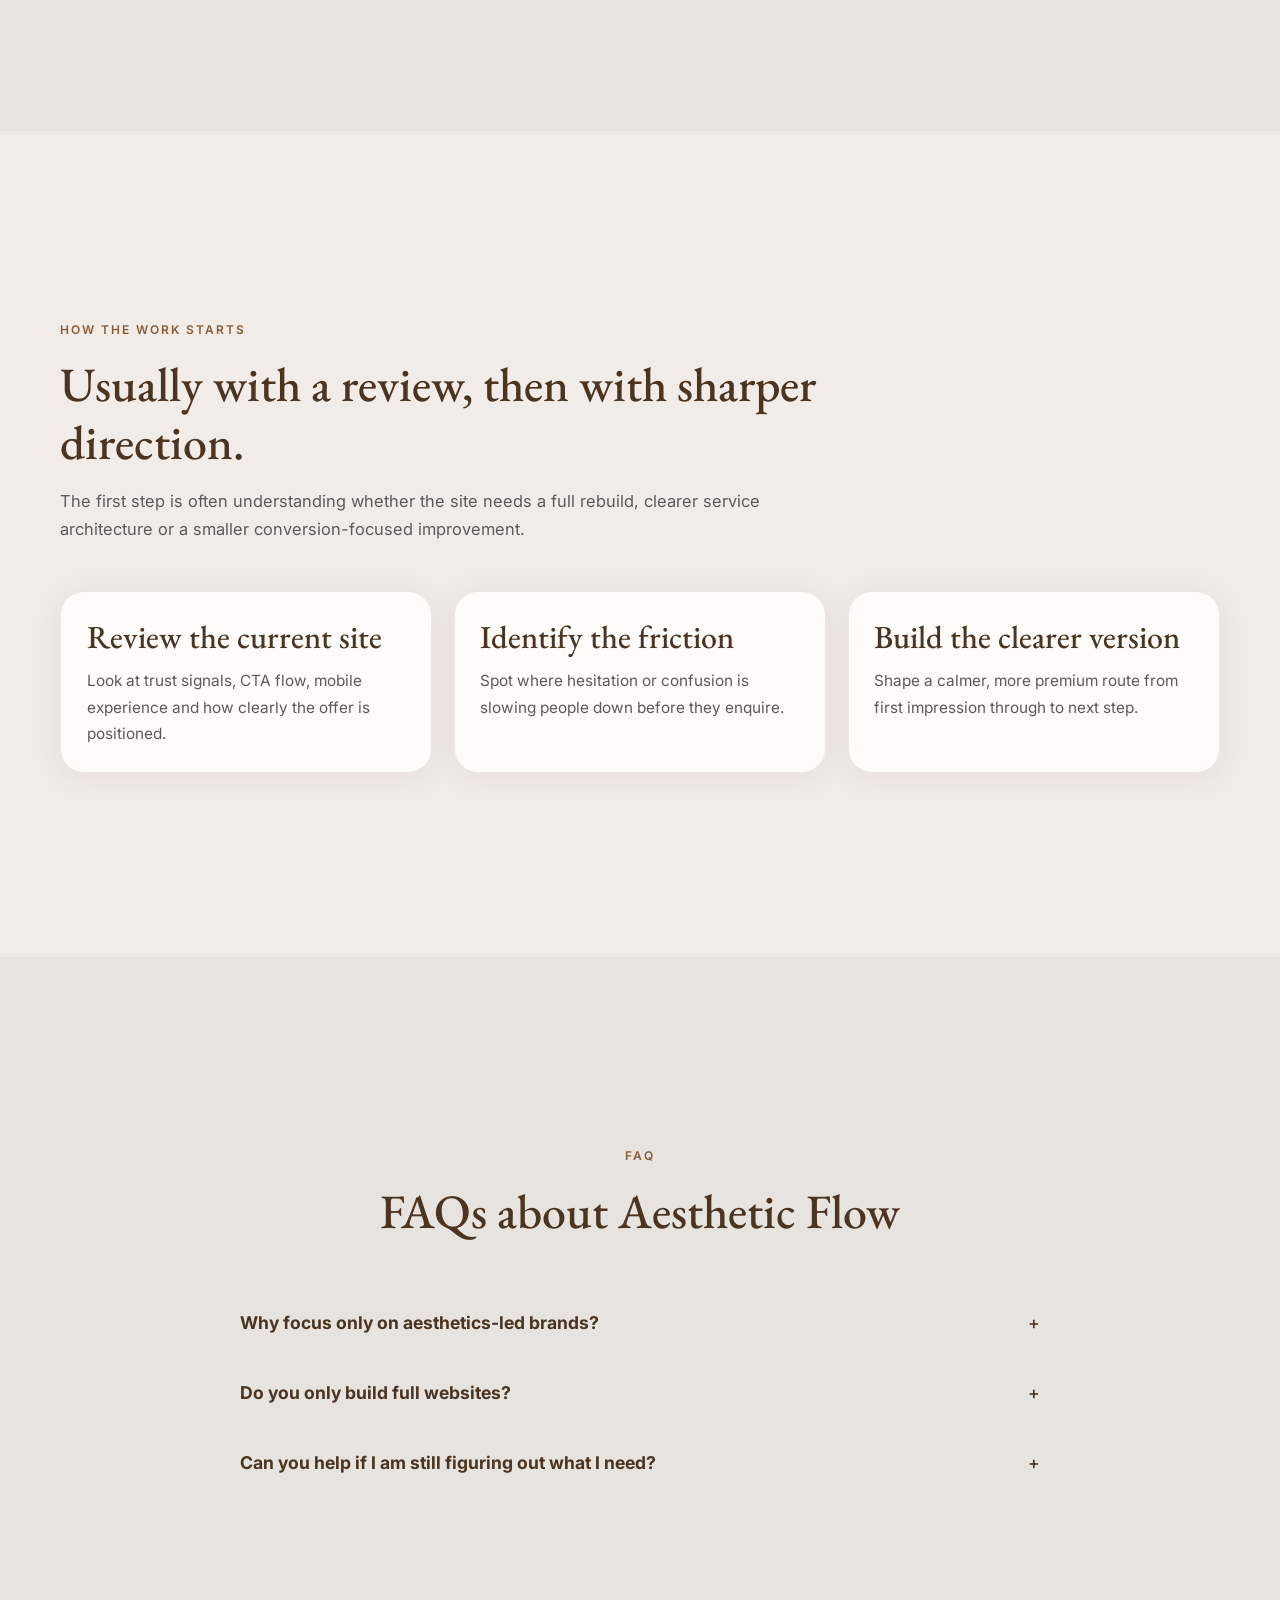
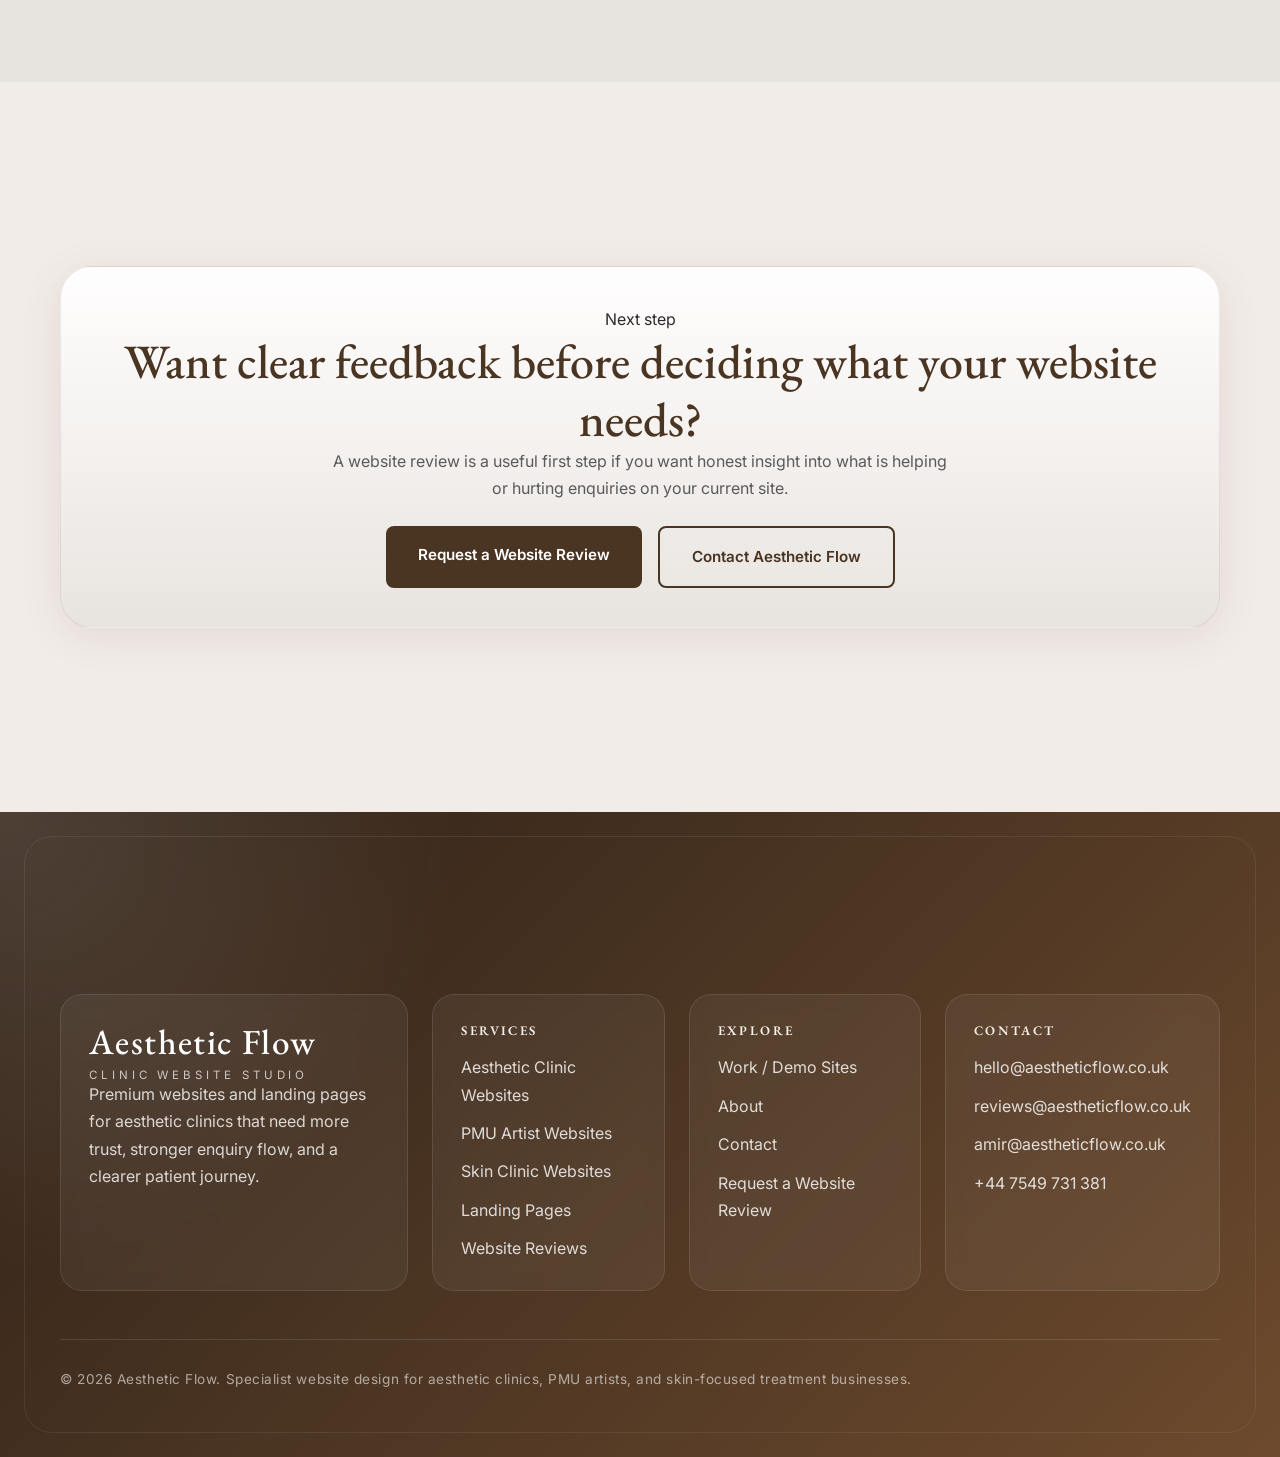
<file: about.html>
<!DOCTYPE html>
<html lang="en">
<head><meta charset="UTF-8"><meta name="viewport" content="width=device-width, initial-scale=1.0"><title>About Aesthetic Flow</title><meta name="description" content="Aesthetic Flow is a specialist website and growth partner for aesthetic clinics, PMU artists, and treatment-led beauty brands."><link rel="preconnect" href="https://fonts.googleapis.com"><link rel="preconnect" href="https://fonts.gstatic.com" crossorigin><link href="https://fonts.googleapis.com/css2?family=EB+Garamond:wght@400;500;600&family=Inter:wght@400;500;600;700&display=swap" rel="stylesheet"><link rel="stylesheet" href="styles.css"></head>
<body>
  <div class="demo-banner"><div class="demo-banner-container"><p>Premium websites for aesthetic clinics, PMU artists and skin clinics that need more trust and more bookings.</p><a href="contact.html#website-review" class="demo-banner-link">Request a Website Review</a></div></div>
  <nav class="navbar" id="navbar"><div class="nav-container"><a href="index.html" class="nav-logo"><span class="logo-text">Aesthetic Flow</span><span class="logo-sub">Clinic Website Studio</span></a><ul class="nav-links"><li><a href="index.html">Home</a></li><li class="nav-dropdown nav-mega-dropdown"><button class="nav-dropdown-toggle" type="button" aria-expanded="false">What I Build <span class="nav-caret">&#9662;</span></button><div class="nav-dropdown-menu mega-menu" role="menu" aria-label="What I Build services"><div class="mega-menu-grid"><a href="aesthetics-clinic-websites.html" class="mega-menu-card" style="--card-bg: url('https://images.unsplash.com/photo-1582719478250-c89cae4dc85b?auto=format&fit=crop&w=1400&q=80');"><span class="mega-card-category">Clinic Websites</span><span class="mega-card-title">Aesthetic Clinic Websites</span><span class="mega-card-desc">Premium clinic websites designed to turn treatment interest into higher-trust enquiries.</span></a><a href="pmu-artist-websites.html" class="mega-menu-card" style="--card-bg: url('https://images.unsplash.com/photo-1616394584738-fc6e612e71b9?auto=format&fit=crop&w=1400&q=80');"><span class="mega-card-category">Permanent Makeup</span><span class="mega-card-title">PMU Artist Websites</span><span class="mega-card-desc">Luxury PMU pages for brows, lips, and artist brands that need stronger booking flow.</span></a><a href="skin-clinic-websites.html" class="mega-menu-card" style="--card-bg: url('https://images.unsplash.com/photo-1515377905703-c4788e51af15?auto=format&fit=crop&w=1400&q=80');"><span class="mega-card-category">Skin Clinics</span><span class="mega-card-title">Skin Clinic Websites</span><span class="mega-card-desc">Clean, high-trust treatment journeys for facials, skincare programmes, and consultation-led services.</span></a><a href="landing-pages.html" class="mega-menu-card" style="--card-bg: url('https://images.unsplash.com/photo-1521590832167-7bcbfaa6381f?auto=format&fit=crop&w=1400&q=80');"><span class="mega-card-category">Lead Generation</span><span class="mega-card-title">Landing Pages</span><span class="mega-card-desc">Focused campaign pages built around one treatment, one offer, and one next step.</span></a><a href="website-reviews.html" class="mega-menu-card" style="--card-bg: url('https://images.unsplash.com/photo-1570172619644-dfd03ed5d881?auto=format&fit=crop&w=1400&q=80');"><span class="mega-card-category">Performance Audit</span><span class="mega-card-title">Website Reviews</span><span class="mega-card-desc">Review your homepage, trust signals, and booking journey to uncover why visitors are not converting.</span></a><a href="work.html" class="mega-menu-card" style="--card-bg: url('https://images.unsplash.com/photo-1524504388940-b1c1722653e1?auto=format&fit=crop&w=1400&q=80');"><span class="mega-card-category">Demo Sites</span><span class="mega-card-title">Work / Demo Sites</span><span class="mega-card-desc">Concept builds and template directions showing how Aesthetic Flow approaches growth-focused design.</span></a></div></div></li><li><a href="website-reviews.html">Website Reviews</a></li><li><a href="work.html">Work / Demo Sites</a></li><li><a href="about.html" class="current">About</a></li><li><a href="contact.html">Contact</a></li></ul><a href="contact.html#website-review" class="nav-cta">Request a Website Review</a><button class="mobile-toggle" id="mobileToggle" aria-label="Toggle menu"><span></span><span></span><span></span></button></div></nav>
  <div class="mobile-menu" id="mobileMenu"><ul class="mobile-nav-links"><li><a href="index.html">Home</a></li><li class="mobile-nav-group"><button class="mobile-nav-toggle" type="button" aria-expanded="false"><span>What I Build</span><span class="mobile-nav-caret">&#9662;</span></button><div class="mobile-submenu"><a href="aesthetics-clinic-websites.html">Aesthetic Clinic Websites</a><a href="pmu-artist-websites.html">PMU Artist Websites</a><a href="skin-clinic-websites.html">Skin Clinic Websites</a><a href="landing-pages.html">Landing Pages</a><a href="website-reviews.html">Website Reviews</a><a href="work.html">Demo Sites / Work</a></div></li><li><a href="website-reviews.html">Website Reviews</a></li><li><a href="work.html">Work / Demo Sites</a></li><li><a href="about.html">About</a></li><li><a href="contact.html">Contact</a></li></ul><a href="contact.html#website-review" class="mobile-cta">Request a Website Review</a></div>
  <a href="contact.html#website-review" class="mobile-floating-cta">Website Review</a>
  <main><section class="page-hero"><div class="section-container page-hero-grid"><div class="page-summary"><span class="eyebrow">About Aesthetic Flow</span><h1>A specialist website partner for clinics that need more trust, clarity and enquiries.</h1><p>Aesthetic Flow focuses on one specific kind of business problem: treatment-led brands that already look decent in places, but need their website to do more of the trust-building and booking work.</p><div class="hero-actions"><a href="contact.html" class="btn btn-primary">Contact Aesthetic Flow</a><a href="contact.html#website-review" class="btn btn-secondary">Request a Website Review</a></div></div><div class="placeholder-media media-shell hero-card-media"><img src="images/practitioner.jpg" alt="About Aesthetic Flow"><span class="placeholder-label">Specialist positioning</span></div></div></section><section class="section section-alt"><div class="section-container"><div class="section-heading"><span class="section-tag">Values</span><h2>What Aesthetic Flow is built around.</h2></div><div class="value-grid"><article class="value-card"><h3>Niche understanding</h3><p>Aesthetic and treatment-led businesses have a different trust journey from general service brands.</p></article><article class="value-card"><h3>Conversion clarity</h3><p>Great visuals matter, but page structure and booking flow matter just as much.</p></article><article class="value-card"><h3>Premium tone</h3><p>The visual direction should feel calm, editorial, modern and aligned with a high-trust clinic brand.</p></article><article class="value-card"><h3>Practical growth support</h3><p>Pages should help clinics improve enquiry quality, not just look presentable.</p></article></div></div></section><section class="section"><div class="section-container"><div class="section-heading"><span class="section-tag">How the work starts</span><h2>Usually with a review, then with sharper direction.</h2><p>The first step is often understanding whether the site needs a full rebuild, clearer service architecture or a smaller conversion-focused improvement.</p></div><div class="page-feature-grid"><article class="feature-card"><h3>Review the current site</h3><p>Look at trust signals, CTA flow, mobile experience and how clearly the offer is positioned.</p></article><article class="feature-card"><h3>Identify the friction</h3><p>Spot where hesitation or confusion is slowing people down before they enquire.</p></article><article class="feature-card"><h3>Build the clearer version</h3><p>Shape a calmer, more premium route from first impression through to next step.</p></article></div></div></section><section class="section section-alt"><div class="section-container"><div class="section-heading centered"><span class="section-tag">FAQ</span><h2>FAQs about Aesthetic Flow</h2></div><div class="faq-list"><article class="faq-item"><button class="faq-question" type="button"><strong>Why focus only on aesthetics-led brands?</strong><span>+</span></button><div class="faq-answer"><p>Because the patient journey, trust signals and expectations are different enough that specialist positioning creates better work.</p></div></article><article class="faq-item"><button class="faq-question" type="button"><strong>Do you only build full websites?</strong><span>+</span></button><div class="faq-answer"><p>No. Aesthetic Flow also covers landing pages, website reviews and conversion-focused page structure improvements.</p></div></article><article class="faq-item"><button class="faq-question" type="button"><strong>Can you help if I am still figuring out what I need?</strong><span>+</span></button><div class="faq-answer"><p>Yes. A review or initial conversation can help clarify whether you need a full rebuild, a focused landing page or clearer service architecture.</p></div></article></div></div></section><section class="section"><div class="section-container"><div class="final-cta"><span class="eyebrow">Next step</span><h2>Want clear feedback before deciding what your website needs?</h2><p>A website review is a useful first step if you want honest insight into what is helping or hurting enquiries on your current site.</p><div class="cta-actions"><a href="contact.html#website-review" class="btn btn-primary">Request a Website Review</a><a href="contact.html" class="btn btn-secondary">Contact Aesthetic Flow</a></div></div></div></section></main>
  <footer class="footer"><div class="section-container"><div class="footer-grid"><div class="footer-card"><a href="index.html" class="footer-logo"><span class="logo-text">Aesthetic Flow</span><span class="logo-sub">Clinic Website Studio</span></a><p>Premium websites and landing pages for aesthetic clinics that need more trust, stronger enquiry flow, and a clearer patient journey.</p></div><div class="footer-card"><h4>Services</h4><ul><li><a href="aesthetics-clinic-websites.html">Aesthetic Clinic Websites</a></li><li><a href="pmu-artist-websites.html">PMU Artist Websites</a></li><li><a href="skin-clinic-websites.html">Skin Clinic Websites</a></li><li><a href="landing-pages.html">Landing Pages</a></li><li><a href="website-reviews.html">Website Reviews</a></li></ul></div><div class="footer-card"><h4>Explore</h4><ul><li><a href="work.html">Work / Demo Sites</a></li><li><a href="about.html">About</a></li><li><a href="contact.html">Contact</a></li><li><a href="contact.html#website-review">Request a Website Review</a></li></ul></div><div class="footer-card"><h4>Contact</h4><ul><li><a href="mailto:hello@aestheticflow.co.uk">hello@aestheticflow.co.uk</a></li><li><a href="mailto:reviews@aestheticflow.co.uk">reviews@aestheticflow.co.uk</a></li><li><a href="mailto:amir@aestheticflow.co.uk">amir@aestheticflow.co.uk</a></li><li><a href="tel:+447549731381">+44 7549 731 381</a></li></ul></div></div><div class="footer-bottom"><p>&copy; 2026 Aesthetic Flow. Specialist website design for aesthetic clinics, PMU artists, and skin-focused treatment businesses.</p></div></div></footer><script src="script.js"></script>
</body>
</html>
</file>
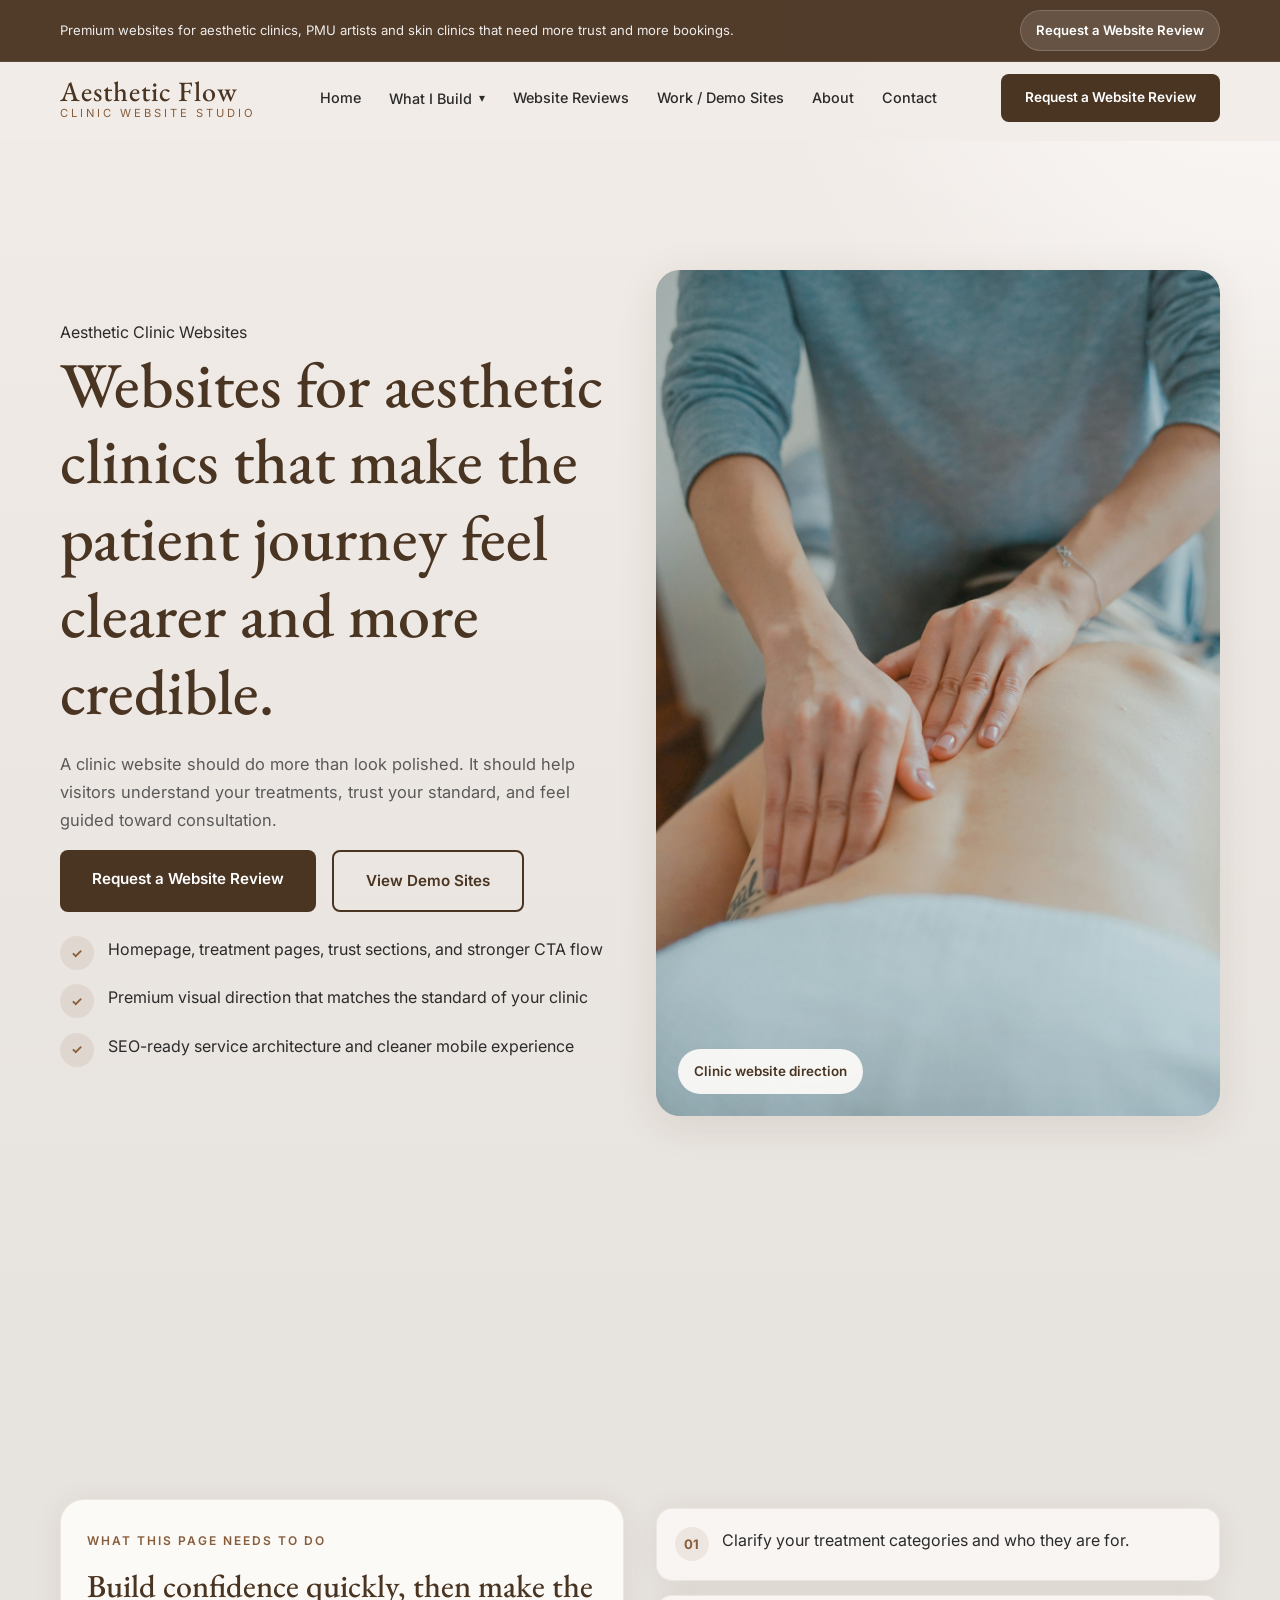
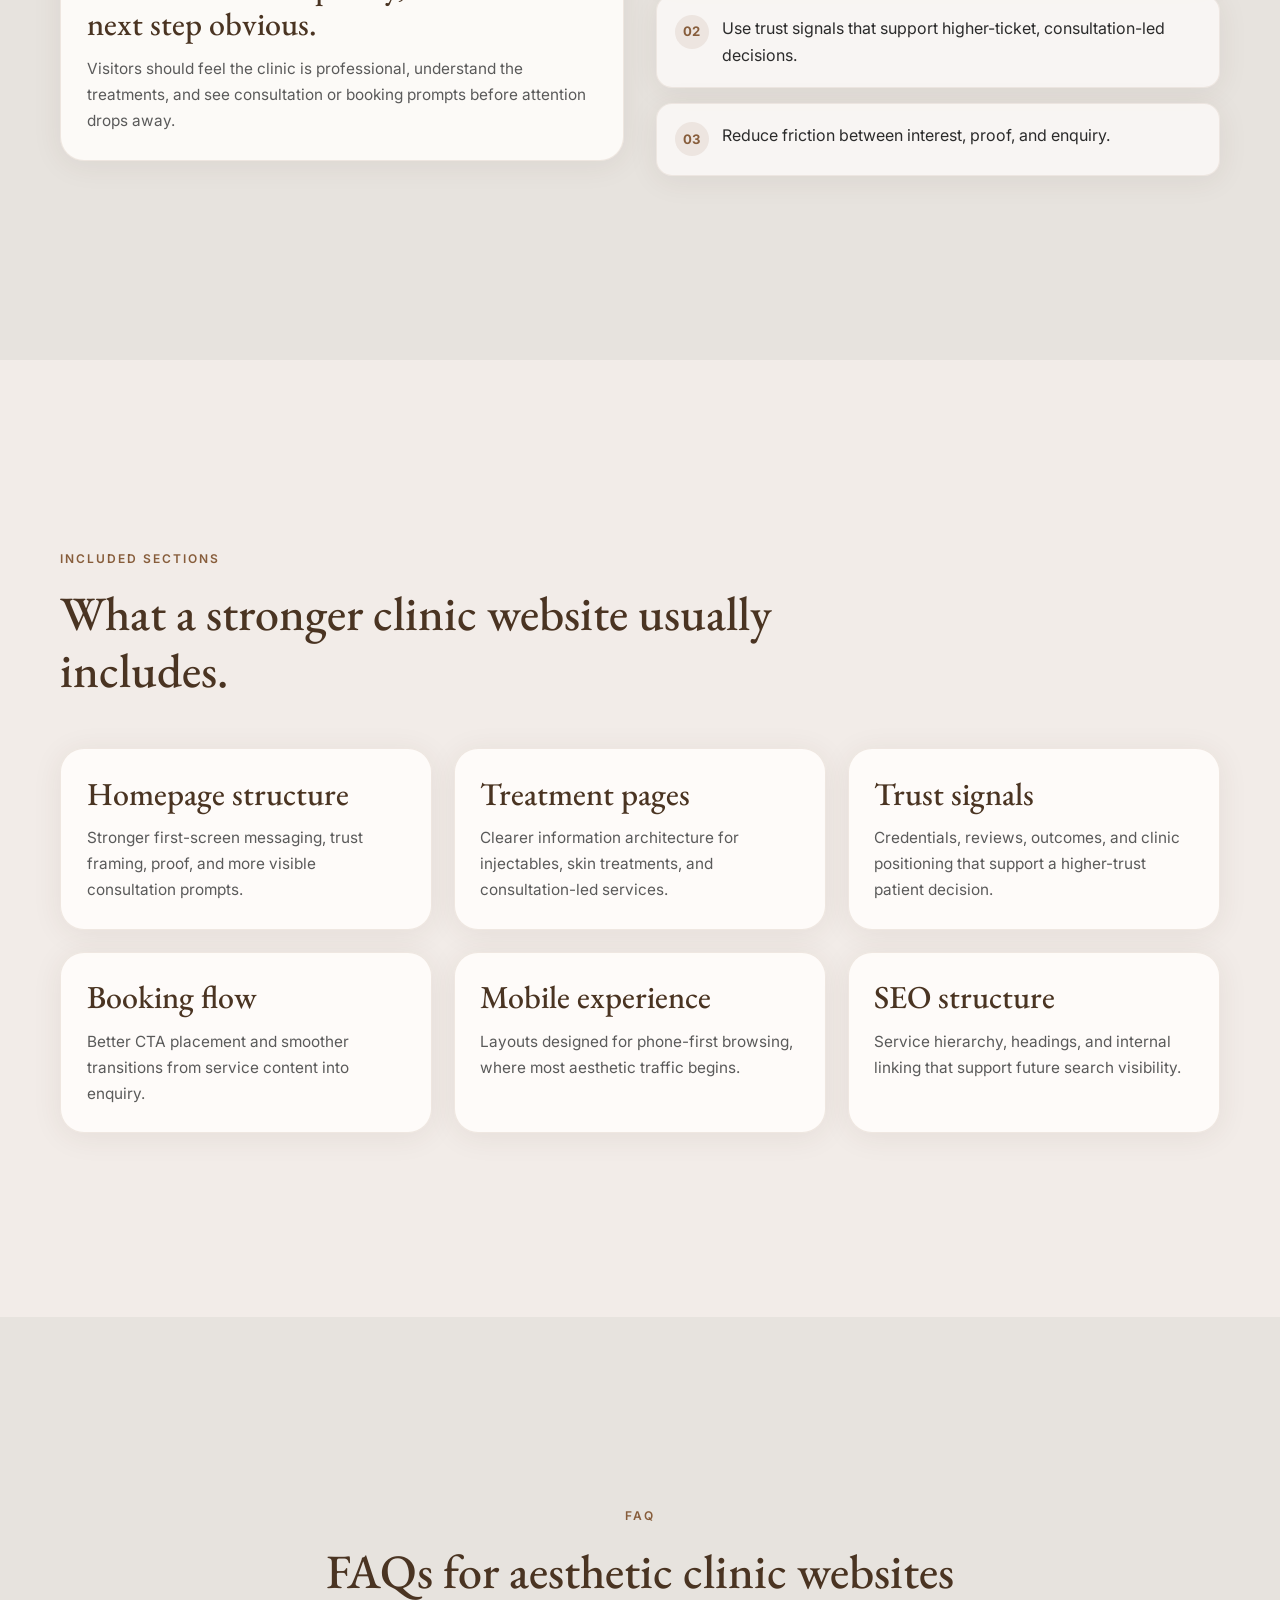
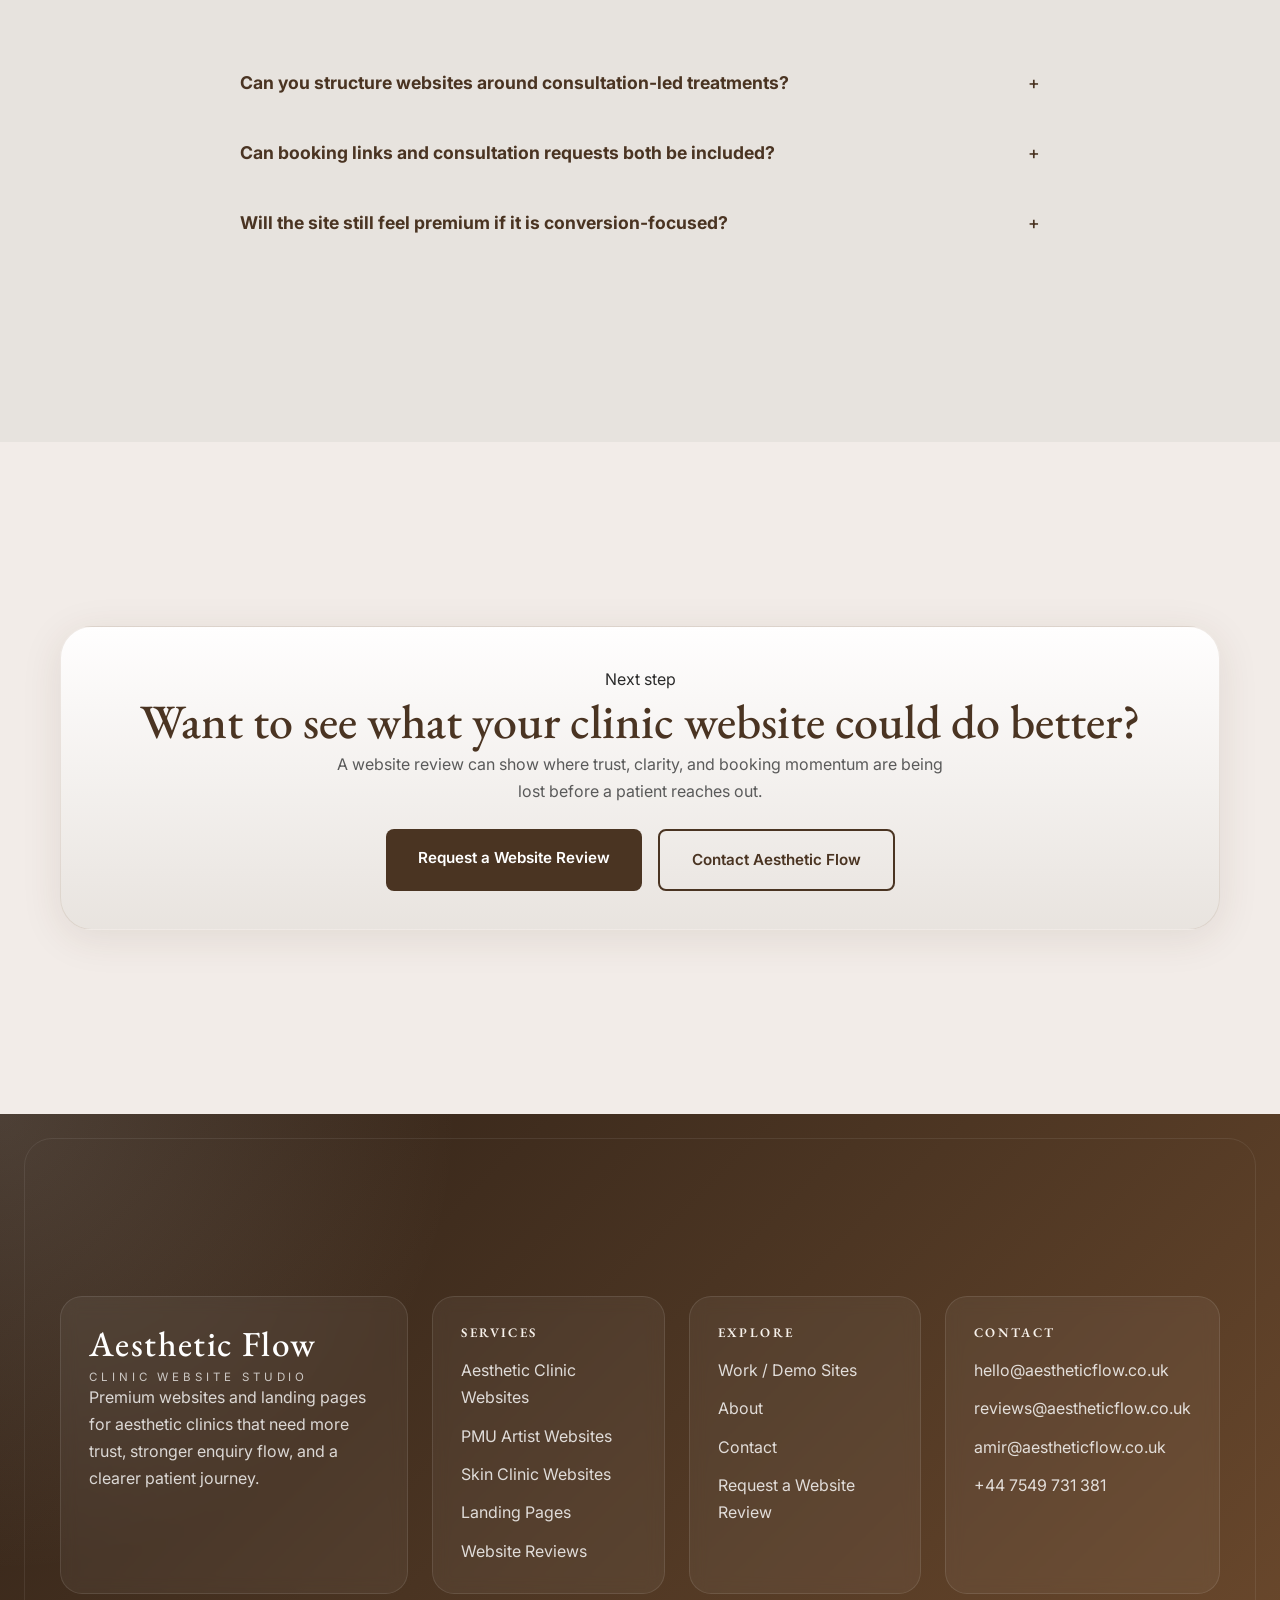
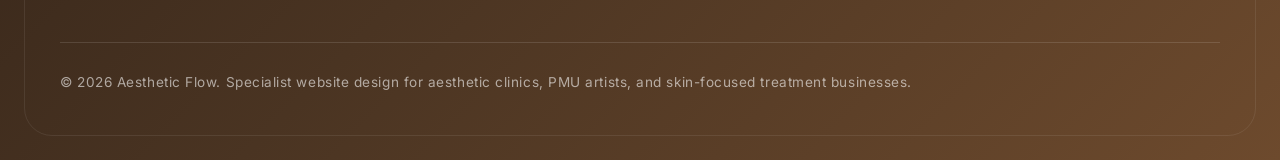
<file: aesthetics-clinic-websites.html>
<!DOCTYPE html>
<html lang="en">
<head>
  <meta charset="UTF-8">
  <meta name="viewport" content="width=device-width, initial-scale=1.0">
  <title>Aesthetic Clinic Websites | Aesthetic Flow</title>
  <meta name="description" content="Premium aesthetic clinic websites by Aesthetic Flow, built to improve trust, clarify treatments, and guide more visitors towards consultation enquiries.">
  <link rel="preconnect" href="https://fonts.googleapis.com">
  <link rel="preconnect" href="https://fonts.gstatic.com" crossorigin>
  <link href="https://fonts.googleapis.com/css2?family=EB+Garamond:wght@400;500;600&family=Inter:wght@400;500;600;700&display=swap" rel="stylesheet">
  <link rel="stylesheet" href="styles.css">
</head>
<body>
  <div class="demo-banner"><div class="demo-banner-container"><p>Premium websites for aesthetic clinics, PMU artists and skin clinics that need more trust and more bookings.</p><a href="contact.html#website-review" class="demo-banner-link">Request a Website Review</a></div></div>
  <nav class="navbar" id="navbar">
    <div class="nav-container">
      <a href="index.html" class="nav-logo"><span class="logo-text">Aesthetic Flow</span><span class="logo-sub">Clinic Website Studio</span></a>
      <ul class="nav-links">
        <li><a href="index.html">Home</a></li>
        <li class="nav-dropdown nav-mega-dropdown">
          <button class="nav-dropdown-toggle" type="button" aria-expanded="false">What I Build <span class="nav-caret">&#9662;</span></button>
          <div class="nav-dropdown-menu mega-menu" role="menu" aria-label="What I Build services">
            <div class="mega-menu-grid">
              <a href="aesthetics-clinic-websites.html" class="mega-menu-card" style="--card-bg: url('https://images.unsplash.com/photo-1582719478250-c89cae4dc85b?auto=format&fit=crop&w=1400&q=80');"><span class="mega-card-category">Clinic Websites</span><span class="mega-card-title">Aesthetic Clinic Websites</span><span class="mega-card-desc">Premium clinic websites designed to turn treatment interest into higher-trust enquiries.</span></a>
              <a href="pmu-artist-websites.html" class="mega-menu-card" style="--card-bg: url('https://images.unsplash.com/photo-1616394584738-fc6e612e71b9?auto=format&fit=crop&w=1400&q=80');"><span class="mega-card-category">Permanent Makeup</span><span class="mega-card-title">PMU Artist Websites</span><span class="mega-card-desc">Luxury PMU pages for brows, lips, and artist brands that need stronger booking flow.</span></a>
              <a href="skin-clinic-websites.html" class="mega-menu-card" style="--card-bg: url('https://images.unsplash.com/photo-1515377905703-c4788e51af15?auto=format&fit=crop&w=1400&q=80');"><span class="mega-card-category">Skin Clinics</span><span class="mega-card-title">Skin Clinic Websites</span><span class="mega-card-desc">Clean, high-trust treatment journeys for facials, skincare programmes, and consultation-led services.</span></a>
              <a href="landing-pages.html" class="mega-menu-card" style="--card-bg: url('https://images.unsplash.com/photo-1521590832167-7bcbfaa6381f?auto=format&fit=crop&w=1400&q=80');"><span class="mega-card-category">Lead Generation</span><span class="mega-card-title">Landing Pages</span><span class="mega-card-desc">Focused campaign pages built around one treatment, one offer, and one next step.</span></a>
              <a href="website-reviews.html" class="mega-menu-card" style="--card-bg: url('https://images.unsplash.com/photo-1570172619644-dfd03ed5d881?auto=format&fit=crop&w=1400&q=80');"><span class="mega-card-category">Performance Audit</span><span class="mega-card-title">Website Reviews</span><span class="mega-card-desc">Review your homepage, trust signals, and booking journey to uncover why visitors are not converting.</span></a>
              <a href="work.html" class="mega-menu-card" style="--card-bg: url('https://images.unsplash.com/photo-1524504388940-b1c1722653e1?auto=format&fit=crop&w=1400&q=80');"><span class="mega-card-category">Demo Sites</span><span class="mega-card-title">Work / Demo Sites</span><span class="mega-card-desc">Concept builds and template directions showing how Aesthetic Flow approaches growth-focused design.</span></a>
            </div>
          </div>
        </li>
        <li><a href="website-reviews.html">Website Reviews</a></li>
        <li><a href="work.html">Work / Demo Sites</a></li>
        <li><a href="about.html">About</a></li>
        <li><a href="contact.html">Contact</a></li>
      </ul>
      <a href="contact.html#website-review" class="nav-cta">Request a Website Review</a>
      <button class="mobile-toggle" id="mobileToggle" aria-label="Toggle menu"><span></span><span></span><span></span></button>
    </div>
  </nav>
  <div class="mobile-menu" id="mobileMenu">
    <ul class="mobile-nav-links">
      <li><a href="index.html">Home</a></li>
      <li class="mobile-nav-group">
        <button class="mobile-nav-toggle" type="button" aria-expanded="false"><span>What I Build</span><span class="mobile-nav-caret">&#9662;</span></button>
        <div class="mobile-submenu">
          <a href="aesthetics-clinic-websites.html">Aesthetic Clinic Websites</a>
          <a href="pmu-artist-websites.html">PMU Artist Websites</a>
          <a href="skin-clinic-websites.html">Skin Clinic Websites</a>
          <a href="landing-pages.html">Landing Pages</a>
          <a href="website-reviews.html">Website Reviews</a>
          <a href="work.html">Demo Sites / Work</a>
        </div>
      </li>
      <li><a href="website-reviews.html">Website Reviews</a></li>
      <li><a href="work.html">Work / Demo Sites</a></li>
      <li><a href="about.html">About</a></li>
      <li><a href="contact.html">Contact</a></li>
    </ul>
    <a href="contact.html#website-review" class="mobile-cta">Request a Website Review</a>
  </div>
  <a href="contact.html#website-review" class="mobile-floating-cta">Website Review</a>
  <main>
    <section class="page-hero">
      <div class="section-container page-hero-grid">
        <div class="page-summary">
          <span class="eyebrow">Aesthetic Clinic Websites</span>
          <h1>Websites for aesthetic clinics that make the patient journey feel clearer and more credible.</h1>
          <p>A clinic website should do more than look polished. It should help visitors understand your treatments, trust your standard, and feel guided toward consultation.</p>
          <div class="hero-actions">
            <a href="contact.html#website-review" class="btn btn-primary">Request a Website Review</a>
            <a href="work.html" class="btn btn-secondary">View Demo Sites</a>
          </div>
          <ul class="feature-list">
            <li><span class="bullet">✓</span><span>Homepage, treatment pages, trust sections, and stronger CTA flow</span></li>
            <li><span class="bullet">✓</span><span>Premium visual direction that matches the standard of your clinic</span></li>
            <li><span class="bullet">✓</span><span>SEO-ready service architecture and cleaner mobile experience</span></li>
          </ul>
        </div>
        <div class="placeholder-media media-shell hero-card-media"><img src="images/hero-room.jpg" alt="Aesthetic clinic website concept"><span class="placeholder-label">Clinic website direction</span></div>
      </div>
    </section>

    <section class="section section-alt">
      <div class="section-container split-section">
        <div class="focus-card">
          <span class="section-tag">What this page needs to do</span>
          <h3>Build confidence quickly, then make the next step obvious.</h3>
          <p>Visitors should feel the clinic is professional, understand the treatments, and see consultation or booking prompts before attention drops away.</p>
        </div>
        <ul class="summary-list">
          <li><span class="bullet">01</span><span>Clarify your treatment categories and who they are for.</span></li>
          <li><span class="bullet">02</span><span>Use trust signals that support higher-ticket, consultation-led decisions.</span></li>
          <li><span class="bullet">03</span><span>Reduce friction between interest, proof, and enquiry.</span></li>
        </ul>
      </div>
    </section>

    <section class="section">
      <div class="section-container">
        <div class="section-heading"><span class="section-tag">Included sections</span><h2>What a stronger clinic website usually includes.</h2></div>
        <div class="page-feature-grid">
          <article class="feature-card"><h3>Homepage structure</h3><p>Stronger first-screen messaging, trust framing, proof, and more visible consultation prompts.</p></article>
          <article class="feature-card"><h3>Treatment pages</h3><p>Clearer information architecture for injectables, skin treatments, and consultation-led services.</p></article>
          <article class="feature-card"><h3>Trust signals</h3><p>Credentials, reviews, outcomes, and clinic positioning that support a higher-trust patient decision.</p></article>
          <article class="feature-card"><h3>Booking flow</h3><p>Better CTA placement and smoother transitions from service content into enquiry.</p></article>
          <article class="feature-card"><h3>Mobile experience</h3><p>Layouts designed for phone-first browsing, where most aesthetic traffic begins.</p></article>
          <article class="feature-card"><h3>SEO structure</h3><p>Service hierarchy, headings, and internal linking that support future search visibility.</p></article>
        </div>
      </div>
    </section>

    <section class="section section-alt">
      <div class="section-container">
        <div class="section-heading centered"><span class="section-tag">FAQ</span><h2>FAQs for aesthetic clinic websites</h2></div>
        <div class="faq-list">
          <article class="faq-item"><button class="faq-question" type="button"><strong>Can you structure websites around consultation-led treatments?</strong><span>+</span></button><div class="faq-answer"><p>Yes. Aesthetic clinics often need calmer education, stronger trust, and more considered next steps than generic service sites.</p></div></article>
          <article class="faq-item"><button class="faq-question" type="button"><strong>Can booking links and consultation requests both be included?</strong><span>+</span></button><div class="faq-answer"><p>Yes. The site can support direct booking where appropriate while still guiding higher-trust consultations for more complex treatments.</p></div></article>
          <article class="faq-item"><button class="faq-question" type="button"><strong>Will the site still feel premium if it is conversion-focused?</strong><span>+</span></button><div class="faq-answer"><p>Yes. The goal is not aggressive design. It is a calm, premium aesthetic paired with clearer page direction and better UX.</p></div></article>
        </div>
      </div>
    </section>

    <section class="section">
      <div class="section-container">
        <div class="final-cta">
          <span class="eyebrow">Next step</span>
          <h2>Want to see what your clinic website could do better?</h2>
          <p>A website review can show where trust, clarity, and booking momentum are being lost before a patient reaches out.</p>
          <div class="cta-actions"><a href="contact.html#website-review" class="btn btn-primary">Request a Website Review</a><a href="contact.html" class="btn btn-secondary">Contact Aesthetic Flow</a></div>
        </div>
      </div>
    </section>
  </main>
  <footer class="footer"><div class="section-container"><div class="footer-grid"><div class="footer-card"><a href="index.html" class="footer-logo"><span class="logo-text">Aesthetic Flow</span><span class="logo-sub">Clinic Website Studio</span></a><p>Premium websites and landing pages for aesthetic clinics that need more trust, stronger enquiry flow, and a clearer patient journey.</p></div><div class="footer-card"><h4>Services</h4><ul><li><a href="aesthetics-clinic-websites.html">Aesthetic Clinic Websites</a></li><li><a href="pmu-artist-websites.html">PMU Artist Websites</a></li><li><a href="skin-clinic-websites.html">Skin Clinic Websites</a></li><li><a href="landing-pages.html">Landing Pages</a></li><li><a href="website-reviews.html">Website Reviews</a></li></ul></div><div class="footer-card"><h4>Explore</h4><ul><li><a href="work.html">Work / Demo Sites</a></li><li><a href="about.html">About</a></li><li><a href="contact.html">Contact</a></li><li><a href="contact.html#website-review">Request a Website Review</a></li></ul></div><div class="footer-card"><h4>Contact</h4><ul><li><a href="mailto:hello@aestheticflow.co.uk">hello@aestheticflow.co.uk</a></li><li><a href="mailto:reviews@aestheticflow.co.uk">reviews@aestheticflow.co.uk</a></li><li><a href="mailto:amir@aestheticflow.co.uk">amir@aestheticflow.co.uk</a></li><li><a href="tel:+447549731381">+44 7549 731 381</a></li></ul></div></div><div class="footer-bottom"><p>&copy; 2026 Aesthetic Flow. Specialist website design for aesthetic clinics, PMU artists, and skin-focused treatment businesses.</p></div></div></footer>
  <script src="script.js"></script>
</body>
</html>
</file>
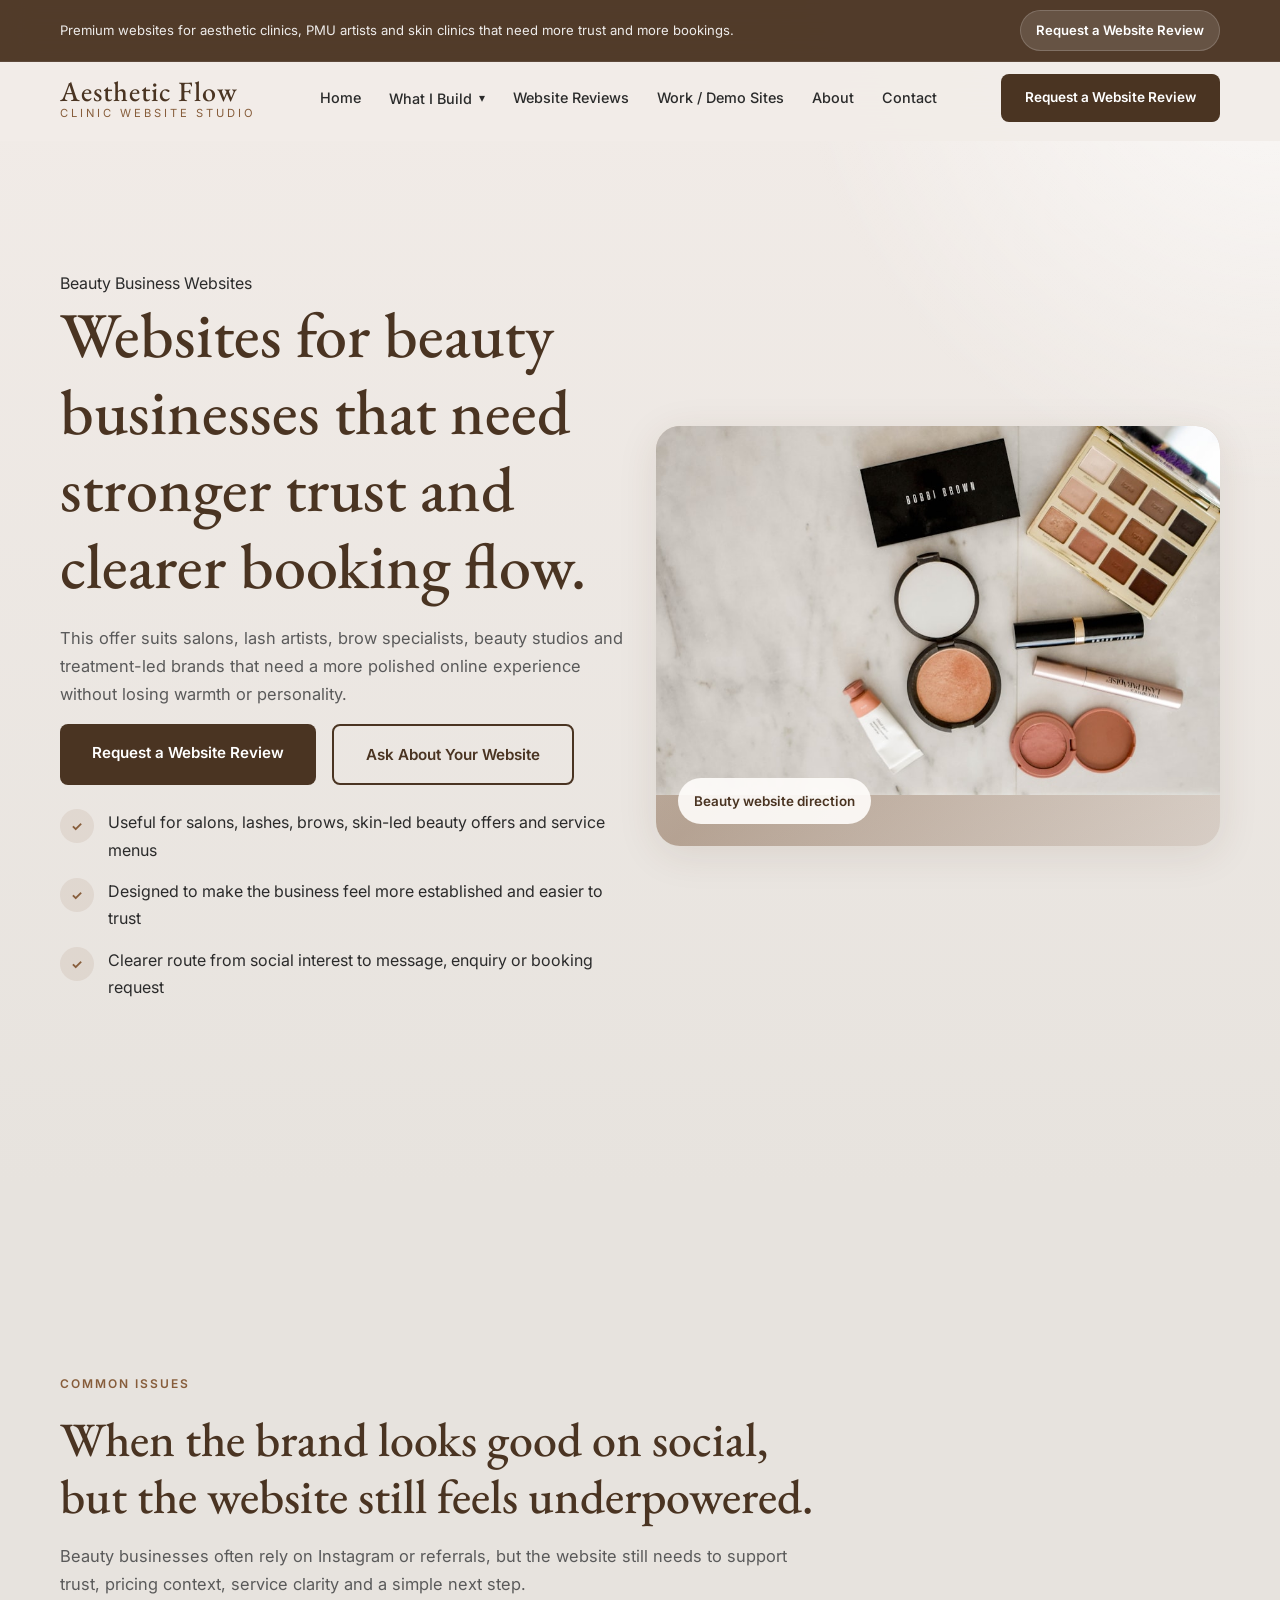
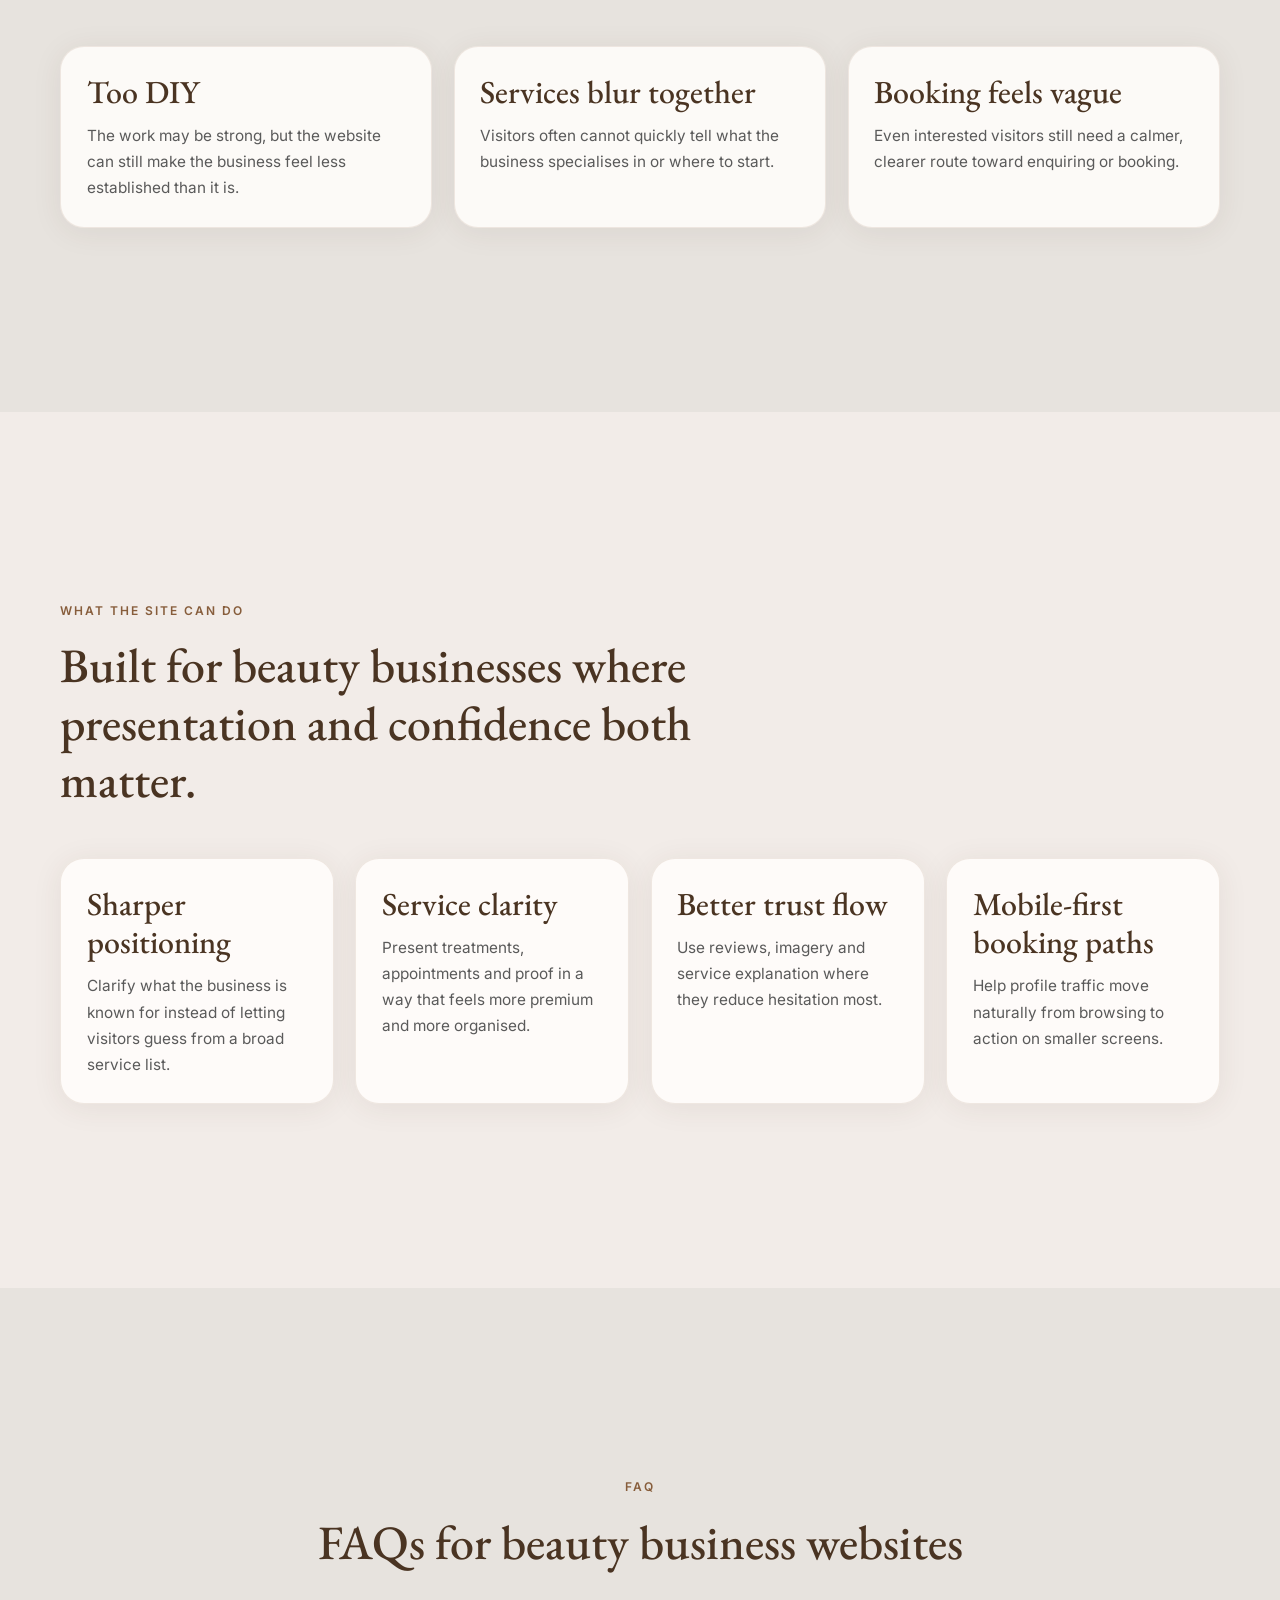
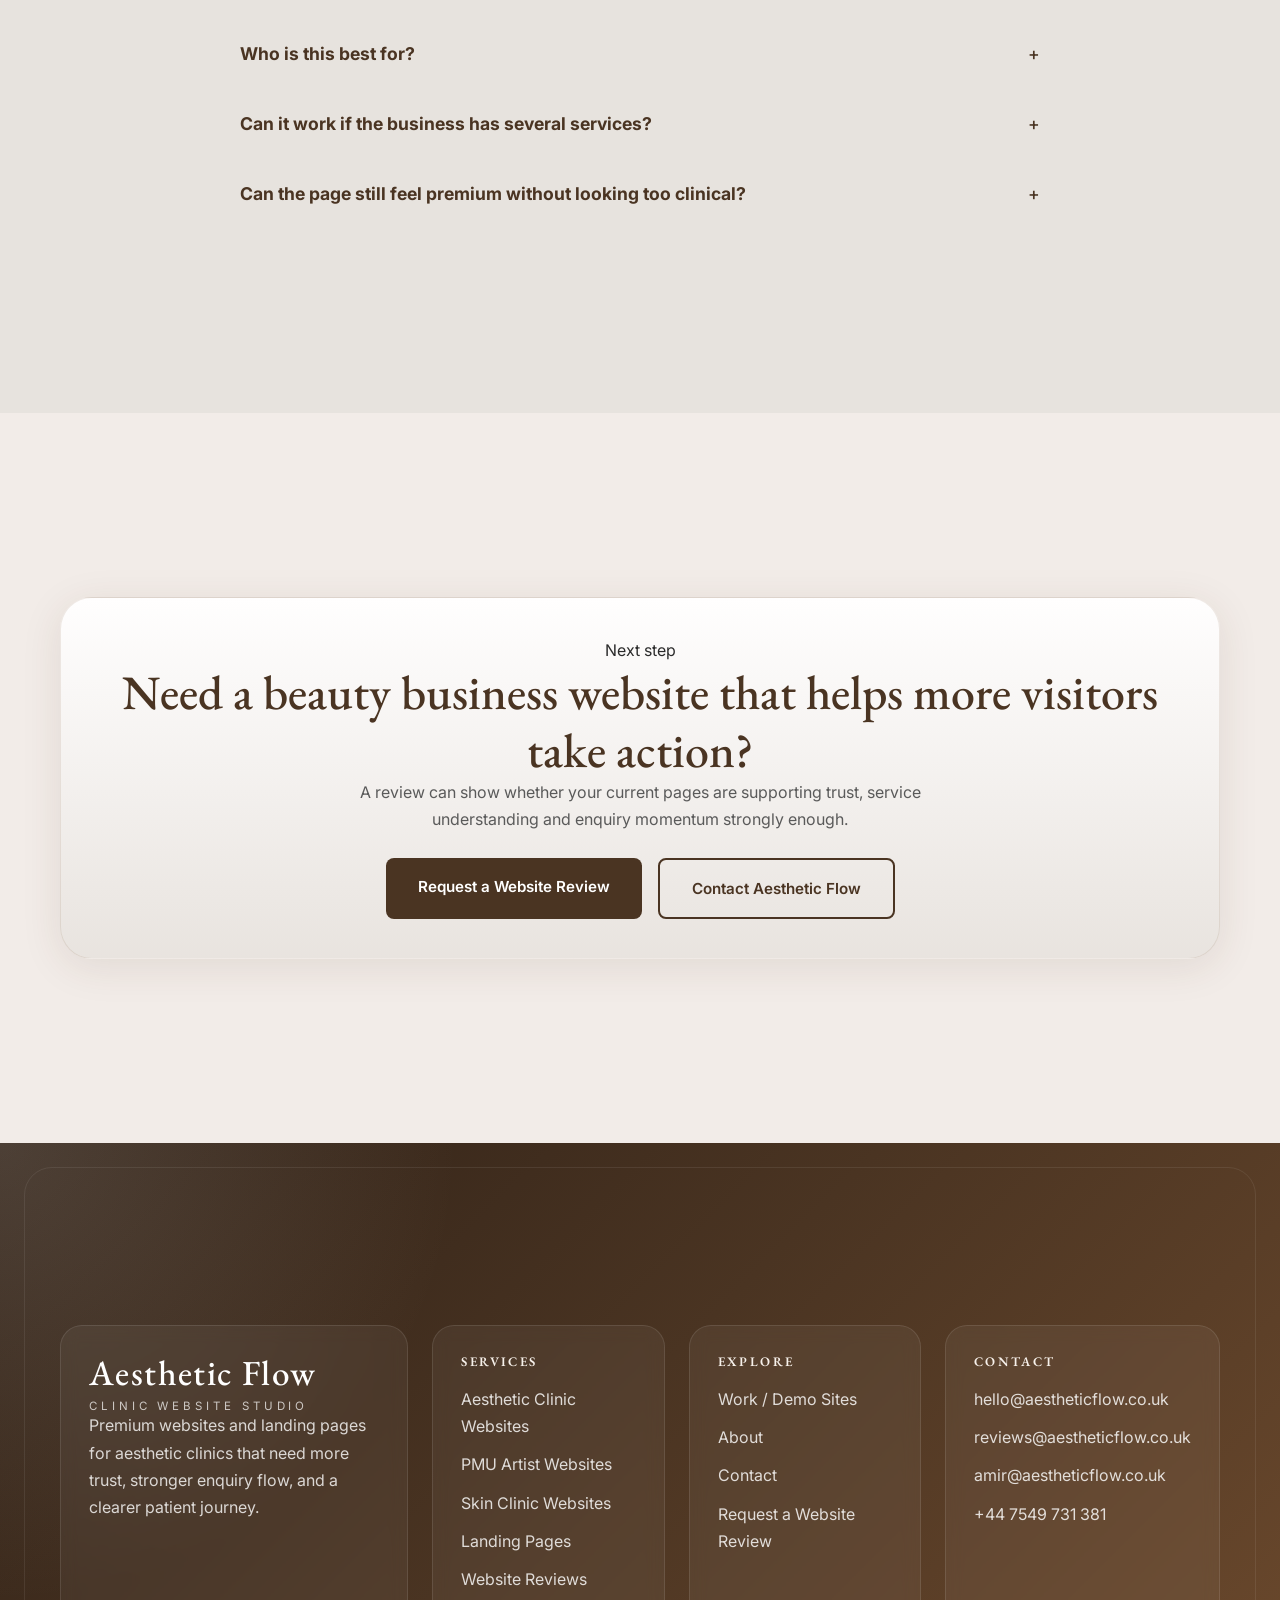
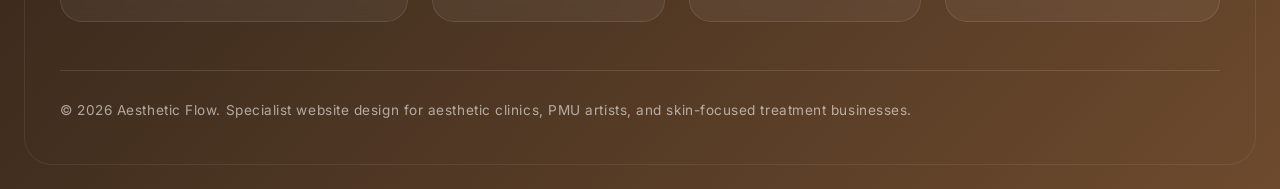
<file: beauty-business-websites.html>
<!DOCTYPE html>
<html lang="en">
<head>
  <meta charset="UTF-8">
  <meta name="viewport" content="width=device-width, initial-scale=1.0">
  <title>Beauty Business Websites | Aesthetic Flow</title>
  <meta name="description" content="Beauty business websites by Aesthetic Flow for salons, lash techs, brow artists and treatment-led beauty brands that need stronger enquiries and booking flow.">
  <link rel="preconnect" href="https://fonts.googleapis.com">
  <link rel="preconnect" href="https://fonts.gstatic.com" crossorigin>
  <link href="https://fonts.googleapis.com/css2?family=EB+Garamond:wght@400;500;600&family=Inter:wght@400;500;600;700&display=swap" rel="stylesheet">
  <link rel="stylesheet" href="styles.css">
</head>
<body>
  <div class="demo-banner"><div class="demo-banner-container"><p>Premium websites for aesthetic clinics, PMU artists and skin clinics that need more trust and more bookings.</p><a href="contact.html#website-review" class="demo-banner-link">Request a Website Review</a></div></div>
  <nav class="navbar" id="navbar"><div class="nav-container"><a href="index.html" class="nav-logo"><span class="logo-text">Aesthetic Flow</span><span class="logo-sub">Clinic Website Studio</span></a><ul class="nav-links"><li><a href="index.html">Home</a></li><li class="nav-dropdown nav-mega-dropdown"><button class="nav-dropdown-toggle" type="button" aria-expanded="false">What I Build <span class="nav-caret">&#9662;</span></button><div class="nav-dropdown-menu mega-menu" role="menu" aria-label="What I Build services"><div class="mega-menu-grid"><a href="aesthetics-clinic-websites.html" class="mega-menu-card" style="--card-bg: url('https://images.unsplash.com/photo-1582719478250-c89cae4dc85b?auto=format&fit=crop&w=1400&q=80');"><span class="mega-card-category">Clinic Websites</span><span class="mega-card-title">Aesthetic Clinic Websites</span><span class="mega-card-desc">Premium clinic websites designed to turn treatment interest into higher-trust enquiries.</span></a><a href="pmu-artist-websites.html" class="mega-menu-card" style="--card-bg: url('https://images.unsplash.com/photo-1616394584738-fc6e612e71b9?auto=format&fit=crop&w=1400&q=80');"><span class="mega-card-category">Permanent Makeup</span><span class="mega-card-title">PMU Artist Websites</span><span class="mega-card-desc">Luxury PMU pages for brows, lips, and artist brands that need stronger booking flow.</span></a><a href="skin-clinic-websites.html" class="mega-menu-card" style="--card-bg: url('https://images.unsplash.com/photo-1515377905703-c4788e51af15?auto=format&fit=crop&w=1400&q=80');"><span class="mega-card-category">Skin Clinics</span><span class="mega-card-title">Skin Clinic Websites</span><span class="mega-card-desc">Clean, high-trust treatment journeys for facials, skincare programmes, and consultation-led services.</span></a><a href="landing-pages.html" class="mega-menu-card" style="--card-bg: url('https://images.unsplash.com/photo-1521590832167-7bcbfaa6381f?auto=format&fit=crop&w=1400&q=80');"><span class="mega-card-category">Lead Generation</span><span class="mega-card-title">Landing Pages</span><span class="mega-card-desc">Focused campaign pages built around one treatment, one offer, and one next step.</span></a><a href="website-reviews.html" class="mega-menu-card" style="--card-bg: url('https://images.unsplash.com/photo-1570172619644-dfd03ed5d881?auto=format&fit=crop&w=1400&q=80');"><span class="mega-card-category">Performance Audit</span><span class="mega-card-title">Website Reviews</span><span class="mega-card-desc">Review your homepage, trust signals, and booking journey to uncover why visitors are not converting.</span></a><a href="work.html" class="mega-menu-card" style="--card-bg: url('https://images.unsplash.com/photo-1524504388940-b1c1722653e1?auto=format&fit=crop&w=1400&q=80');"><span class="mega-card-category">Demo Sites</span><span class="mega-card-title">Work / Demo Sites</span><span class="mega-card-desc">Concept builds and template directions showing how Aesthetic Flow approaches growth-focused design.</span></a></div></div></li><li><a href="website-reviews.html">Website Reviews</a></li><li><a href="work.html">Work / Demo Sites</a></li><li><a href="about.html">About</a></li><li><a href="contact.html">Contact</a></li></ul><a href="contact.html#website-review" class="nav-cta">Request a Website Review</a><button class="mobile-toggle" id="mobileToggle" aria-label="Toggle menu"><span></span><span></span><span></span></button></div></nav>
  <div class="mobile-menu" id="mobileMenu"><ul class="mobile-nav-links"><li><a href="index.html">Home</a></li><li class="mobile-nav-group"><button class="mobile-nav-toggle" type="button" aria-expanded="false"><span>What I Build</span><span class="mobile-nav-caret">&#9662;</span></button><div class="mobile-submenu"><a href="aesthetics-clinic-websites.html">Aesthetic Clinic Websites</a><a href="pmu-artist-websites.html">PMU Artist Websites</a><a href="skin-clinic-websites.html">Skin Clinic Websites</a><a href="landing-pages.html">Landing Pages</a><a href="website-reviews.html">Website Reviews</a><a href="work.html">Demo Sites / Work</a></div></li><li><a href="website-reviews.html">Website Reviews</a></li><li><a href="work.html">Work / Demo Sites</a></li><li><a href="about.html">About</a></li><li><a href="contact.html">Contact</a></li></ul><a href="contact.html#website-review" class="mobile-cta">Request a Website Review</a></div>
  <a href="contact.html#website-review" class="mobile-floating-cta">Website Review</a>
  <main>
    <section class="page-hero"><div class="section-container page-hero-grid"><div class="page-summary"><span class="eyebrow">Beauty Business Websites</span><h1>Websites for beauty businesses that need stronger trust and clearer booking flow.</h1><p>This offer suits salons, lash artists, brow specialists, beauty studios and treatment-led brands that need a more polished online experience without losing warmth or personality.</p><div class="hero-actions"><a href="contact.html#website-review" class="btn btn-primary">Request a Website Review</a><a href="contact.html" class="btn btn-secondary">Ask About Your Website</a></div><ul class="feature-list"><li><span class="bullet">&#10003;</span><span>Useful for salons, lashes, brows, skin-led beauty offers and service menus</span></li><li><span class="bullet">&#10003;</span><span>Designed to make the business feel more established and easier to trust</span></li><li><span class="bullet">&#10003;</span><span>Clearer route from social interest to message, enquiry or booking request</span></li></ul></div><div class="placeholder-media media-shell hero-card-media"><img src="images/products.jpg" alt="Beauty business website direction"><span class="placeholder-label">Beauty website direction</span></div></div></section>
    <section class="section section-alt"><div class="section-container"><div class="section-heading"><span class="section-tag">Common Issues</span><h2>When the brand looks good on social, but the website still feels underpowered.</h2><p>Beauty businesses often rely on Instagram or referrals, but the website still needs to support trust, pricing context, service clarity and a simple next step.</p></div><div class="page-feature-grid"><article class="feature-card"><h3>Too DIY</h3><p>The work may be strong, but the website can still make the business feel less established than it is.</p></article><article class="feature-card"><h3>Services blur together</h3><p>Visitors often cannot quickly tell what the business specialises in or where to start.</p></article><article class="feature-card"><h3>Booking feels vague</h3><p>Even interested visitors still need a calmer, clearer route toward enquiring or booking.</p></article></div></div></section>
    <section class="section"><div class="section-container"><div class="section-heading"><span class="section-tag">What the site can do</span><h2>Built for beauty businesses where presentation and confidence both matter.</h2></div><div class="benefit-grid"><article class="benefit-card"><h3>Sharper positioning</h3><p>Clarify what the business is known for instead of letting visitors guess from a broad service list.</p></article><article class="benefit-card"><h3>Service clarity</h3><p>Present treatments, appointments and proof in a way that feels more premium and more organised.</p></article><article class="benefit-card"><h3>Better trust flow</h3><p>Use reviews, imagery and service explanation where they reduce hesitation most.</p></article><article class="benefit-card"><h3>Mobile-first booking paths</h3><p>Help profile traffic move naturally from browsing to action on smaller screens.</p></article></div></div></section>
    <section class="section section-alt"><div class="section-container"><div class="section-heading centered"><span class="section-tag">FAQ</span><h2>FAQs for beauty business websites</h2></div><div class="faq-list"><article class="faq-item"><button class="faq-question" type="button"><strong>Who is this best for?</strong><span>+</span></button><div class="faq-answer"><p>This suits service-led beauty brands such as salons, lash artists, brow specialists and studios that need a site to feel more polished and more persuasive.</p></div></article><article class="faq-item"><button class="faq-question" type="button"><strong>Can it work if the business has several services?</strong><span>+</span></button><div class="faq-answer"><p>Yes. The structure can organise broader service menus more clearly so the site feels easier to browse rather than more cluttered.</p></div></article><article class="faq-item"><button class="faq-question" type="button"><strong>Can the page still feel premium without looking too clinical?</strong><span>+</span></button><div class="faq-answer"><p>Yes. The aim is a warm, elevated beauty aesthetic with clearer trust and stronger booking flow, not a cold clinical look.</p></div></article></div></div></section>
    <section class="section"><div class="section-container"><div class="final-cta"><span class="eyebrow">Next step</span><h2>Need a beauty business website that helps more visitors take action?</h2><p>A review can show whether your current pages are supporting trust, service understanding and enquiry momentum strongly enough.</p><div class="cta-actions"><a href="contact.html#website-review" class="btn btn-primary">Request a Website Review</a><a href="contact.html" class="btn btn-secondary">Contact Aesthetic Flow</a></div></div></div></section>
  </main>
  <footer class="footer"><div class="section-container"><div class="footer-grid"><div class="footer-card"><a href="index.html" class="footer-logo"><span class="logo-text">Aesthetic Flow</span><span class="logo-sub">Clinic Website Studio</span></a><p>Premium websites and landing pages for aesthetic clinics that need more trust, stronger enquiry flow, and a clearer patient journey.</p></div><div class="footer-card"><h4>Services</h4><ul><li><a href="aesthetics-clinic-websites.html">Aesthetic Clinic Websites</a></li><li><a href="pmu-artist-websites.html">PMU Artist Websites</a></li><li><a href="skin-clinic-websites.html">Skin Clinic Websites</a></li><li><a href="landing-pages.html">Landing Pages</a></li><li><a href="website-reviews.html">Website Reviews</a></li></ul></div><div class="footer-card"><h4>Explore</h4><ul><li><a href="work.html">Work / Demo Sites</a></li><li><a href="about.html">About</a></li><li><a href="contact.html">Contact</a></li><li><a href="contact.html#website-review">Request a Website Review</a></li></ul></div><div class="footer-card"><h4>Contact</h4><ul><li><a href="mailto:hello@aestheticflow.co.uk">hello@aestheticflow.co.uk</a></li><li><a href="mailto:reviews@aestheticflow.co.uk">reviews@aestheticflow.co.uk</a></li><li><a href="mailto:amir@aestheticflow.co.uk">amir@aestheticflow.co.uk</a></li><li><a href="tel:+447549731381">+44 7549 731 381</a></li></ul></div></div><div class="footer-bottom"><p>&copy; 2026 Aesthetic Flow. Specialist website design for aesthetic clinics, PMU artists, and skin-focused treatment businesses.</p></div></div></footer>
  <script src="script.js"></script>
</body>
</html>
</file>
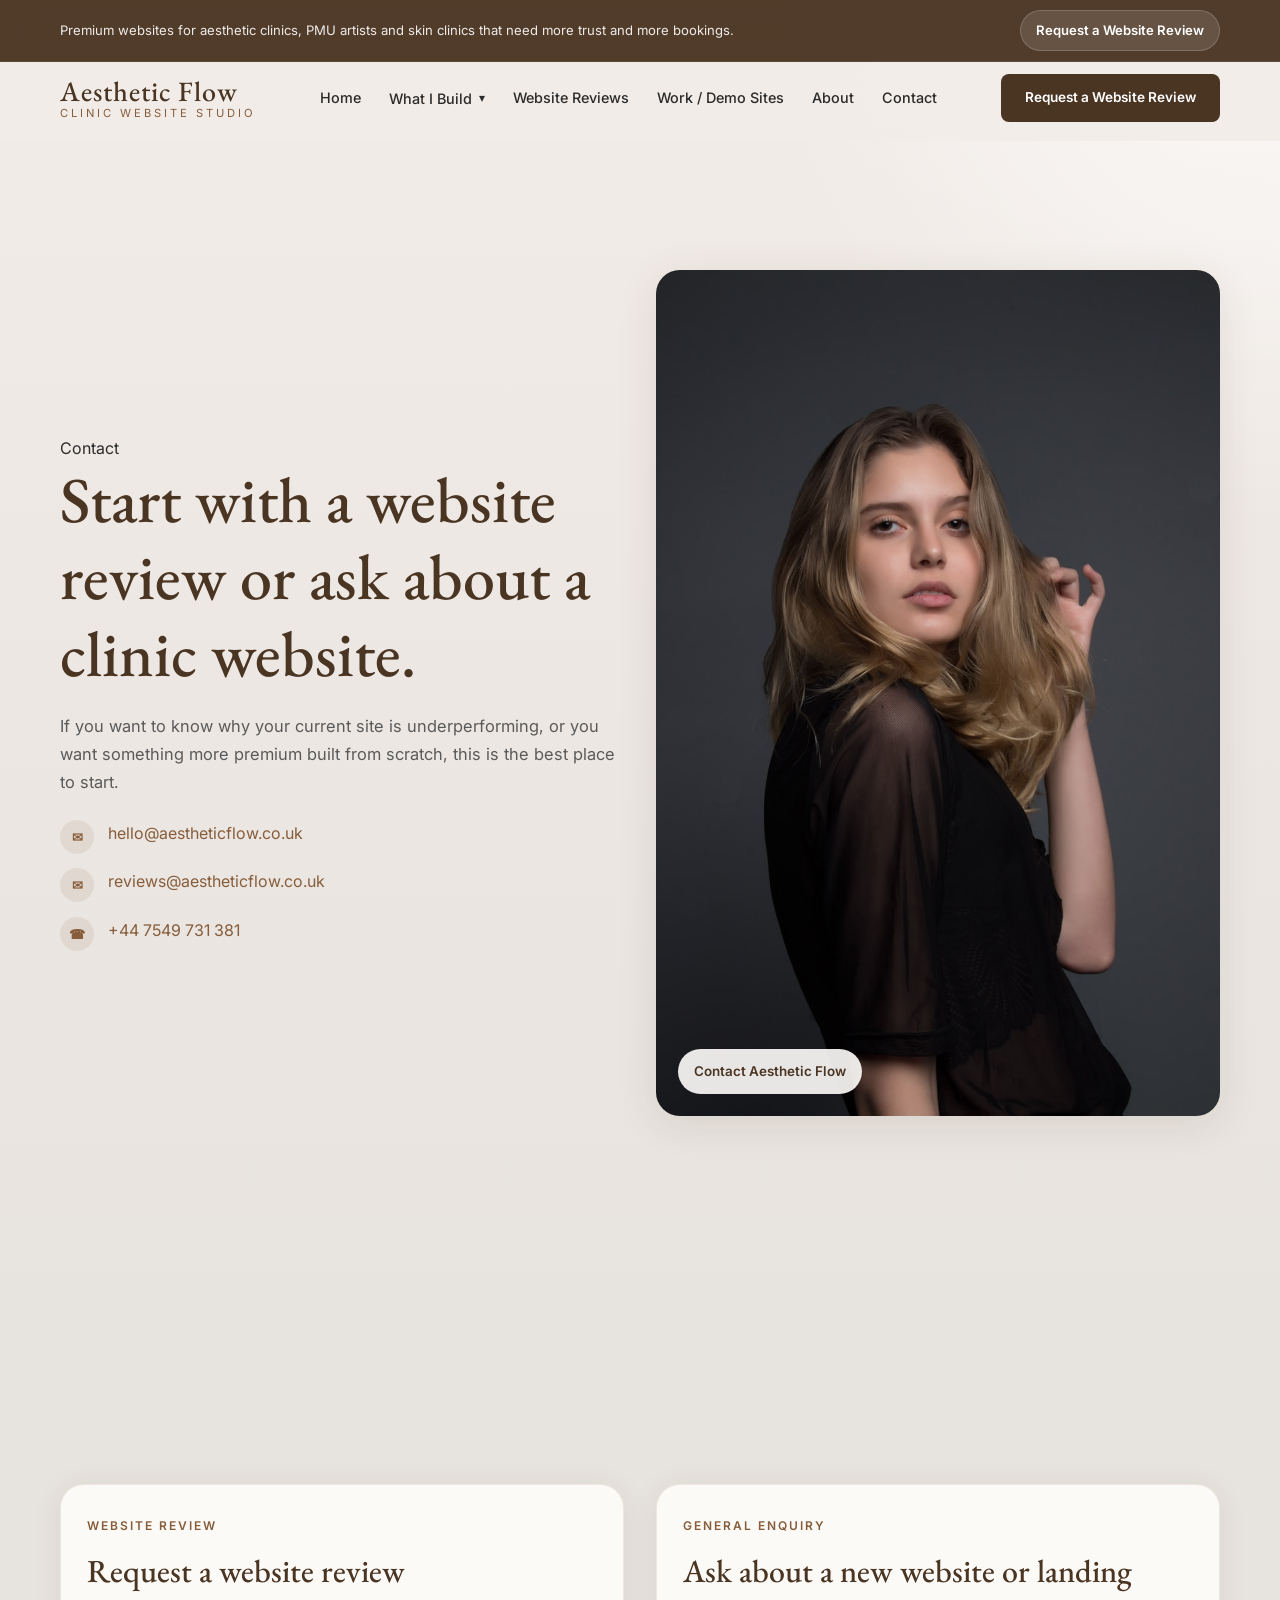
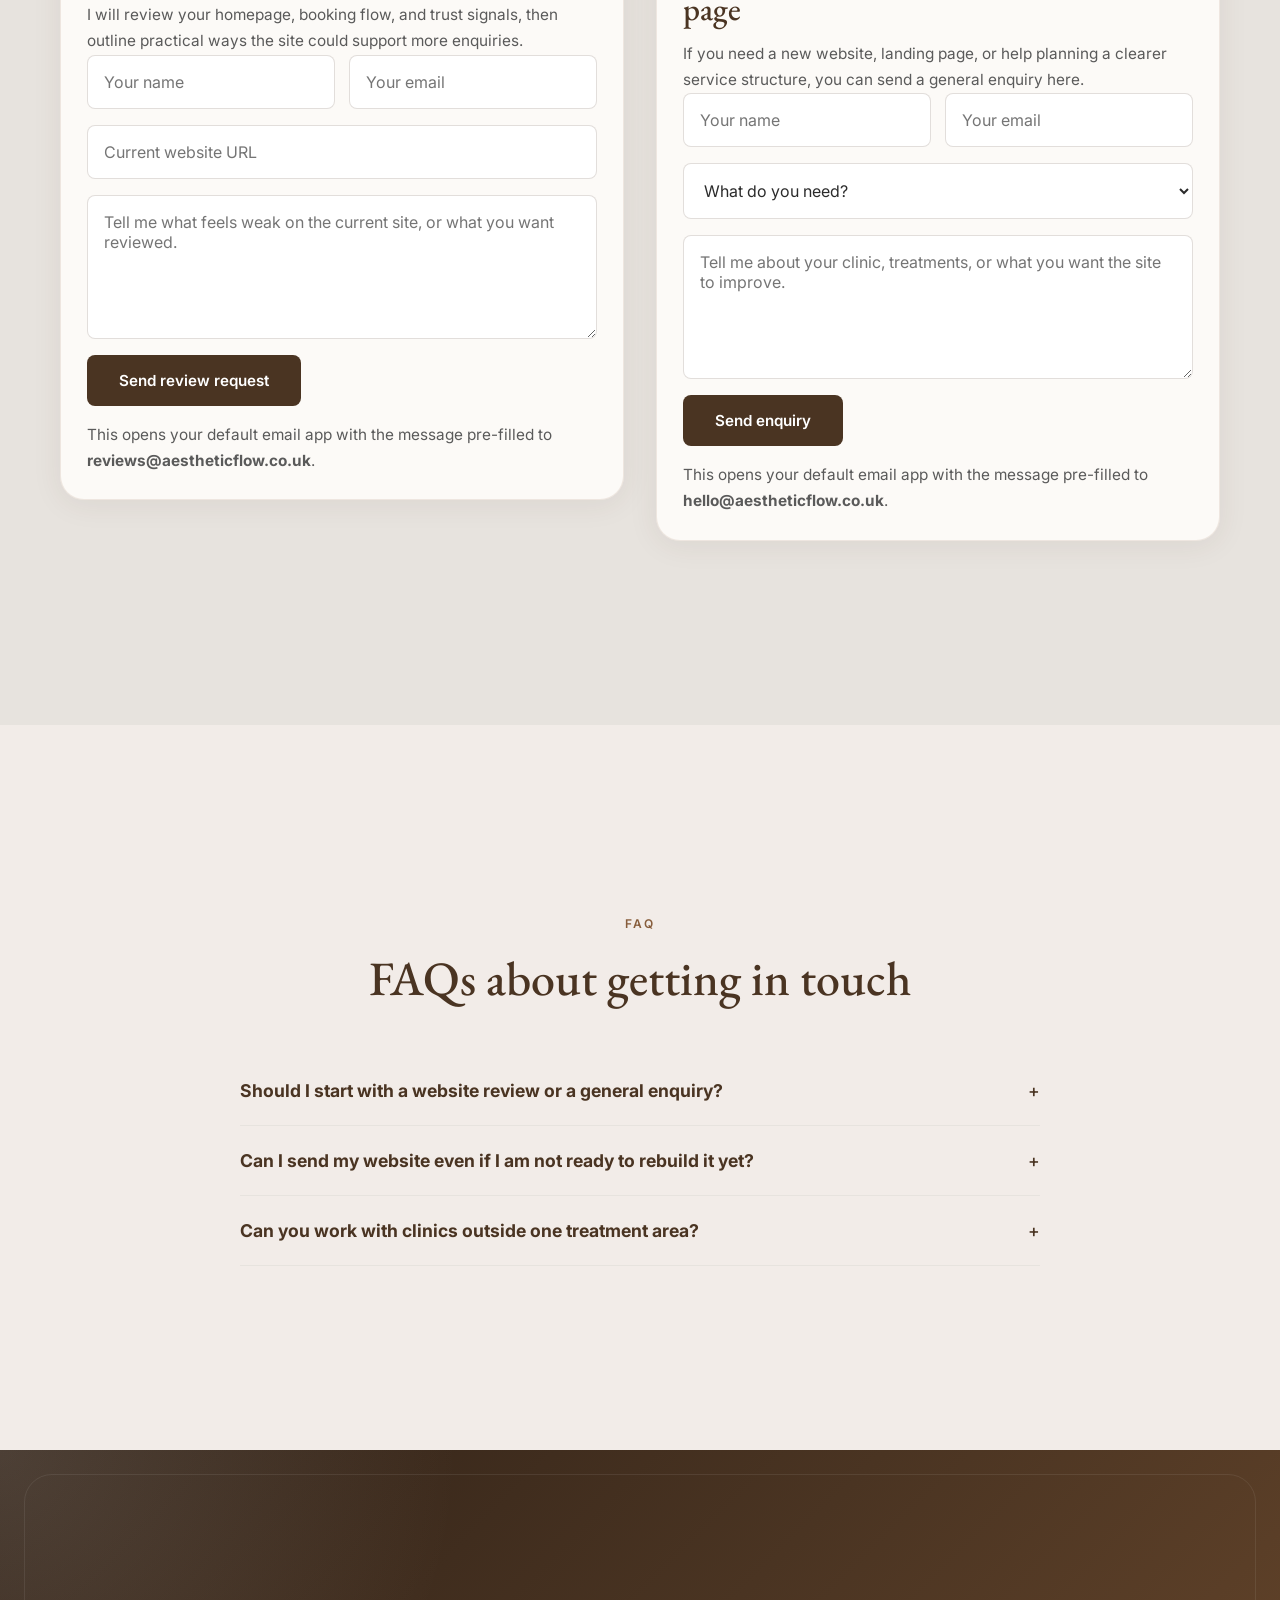
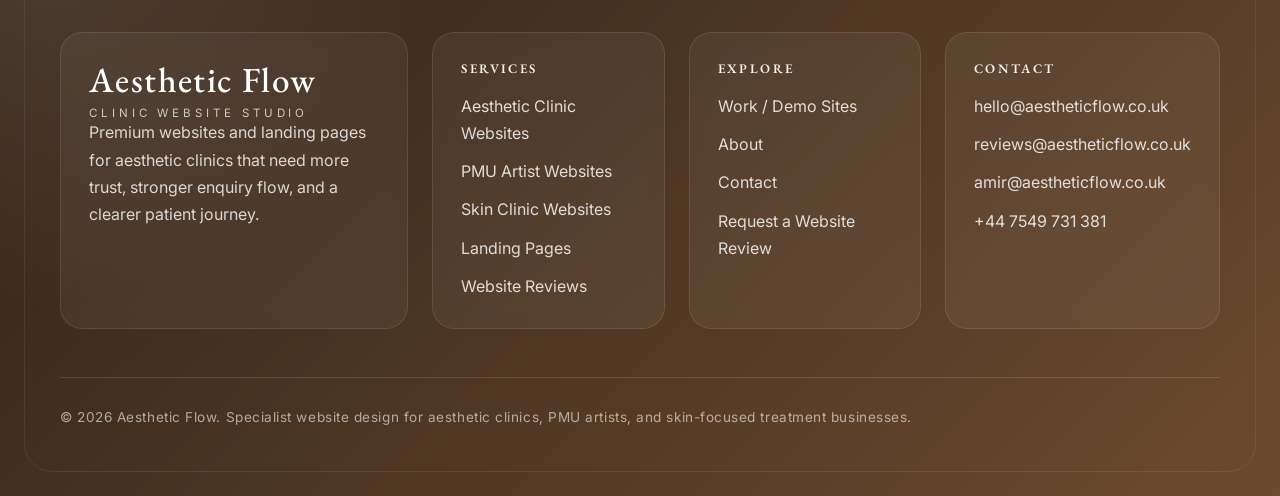
<file: contact.html>
<!DOCTYPE html>
<html lang="en">
<head><meta charset="UTF-8"><meta name="viewport" content="width=device-width, initial-scale=1.0"><title>Contact Aesthetic Flow</title><meta name="description" content="Contact Aesthetic Flow for website enquiries, landing pages, and website reviews for aesthetic clinics, PMU artists, and skin-focused treatment brands."><link rel="preconnect" href="https://fonts.googleapis.com"><link rel="preconnect" href="https://fonts.gstatic.com" crossorigin><link href="https://fonts.googleapis.com/css2?family=EB+Garamond:wght@400;500;600&family=Inter:wght@400;500;600;700&display=swap" rel="stylesheet"><link rel="stylesheet" href="styles.css"></head>
<body>
  <div class="demo-banner"><div class="demo-banner-container"><p>Premium websites for aesthetic clinics, PMU artists and skin clinics that need more trust and more bookings.</p><a href="#website-review" class="demo-banner-link">Request a Website Review</a></div></div>
  <nav class="navbar" id="navbar"><div class="nav-container"><a href="index.html" class="nav-logo"><span class="logo-text">Aesthetic Flow</span><span class="logo-sub">Clinic Website Studio</span></a><ul class="nav-links"><li><a href="index.html">Home</a></li><li class="nav-dropdown nav-mega-dropdown"><button class="nav-dropdown-toggle" type="button" aria-expanded="false">What I Build <span class="nav-caret">&#9662;</span></button><div class="nav-dropdown-menu mega-menu" role="menu" aria-label="What I Build services"><div class="mega-menu-grid"><a href="aesthetics-clinic-websites.html" class="mega-menu-card" style="--card-bg: url('https://images.unsplash.com/photo-1582719478250-c89cae4dc85b?auto=format&fit=crop&w=1400&q=80');"><span class="mega-card-category">Clinic Websites</span><span class="mega-card-title">Aesthetic Clinic Websites</span><span class="mega-card-desc">Premium clinic websites designed to turn treatment interest into higher-trust enquiries.</span></a><a href="pmu-artist-websites.html" class="mega-menu-card" style="--card-bg: url('https://images.unsplash.com/photo-1616394584738-fc6e612e71b9?auto=format&fit=crop&w=1400&q=80');"><span class="mega-card-category">Permanent Makeup</span><span class="mega-card-title">PMU Artist Websites</span><span class="mega-card-desc">Luxury PMU pages for brows, lips, and artist brands that need stronger booking flow.</span></a><a href="skin-clinic-websites.html" class="mega-menu-card" style="--card-bg: url('https://images.unsplash.com/photo-1515377905703-c4788e51af15?auto=format&fit=crop&w=1400&q=80');"><span class="mega-card-category">Skin Clinics</span><span class="mega-card-title">Skin Clinic Websites</span><span class="mega-card-desc">Clean, high-trust treatment journeys for facials, skincare programmes, and consultation-led services.</span></a><a href="landing-pages.html" class="mega-menu-card" style="--card-bg: url('https://images.unsplash.com/photo-1521590832167-7bcbfaa6381f?auto=format&fit=crop&w=1400&q=80');"><span class="mega-card-category">Lead Generation</span><span class="mega-card-title">Landing Pages</span><span class="mega-card-desc">Focused campaign pages built around one treatment, one offer, and one next step.</span></a><a href="website-reviews.html" class="mega-menu-card" style="--card-bg: url('https://images.unsplash.com/photo-1570172619644-dfd03ed5d881?auto=format&fit=crop&w=1400&q=80');"><span class="mega-card-category">Performance Audit</span><span class="mega-card-title">Website Reviews</span><span class="mega-card-desc">Review your homepage, trust signals, and booking journey to uncover why visitors are not converting.</span></a><a href="work.html" class="mega-menu-card" style="--card-bg: url('https://images.unsplash.com/photo-1524504388940-b1c1722653e1?auto=format&fit=crop&w=1400&q=80');"><span class="mega-card-category">Demo Sites</span><span class="mega-card-title">Work / Demo Sites</span><span class="mega-card-desc">Concept builds and template directions showing how Aesthetic Flow approaches growth-focused design.</span></a></div></div></li><li><a href="website-reviews.html">Website Reviews</a></li><li><a href="work.html">Work / Demo Sites</a></li><li><a href="about.html">About</a></li><li><a href="contact.html" class="current">Contact</a></li></ul><a href="#website-review" class="nav-cta">Request a Website Review</a><button class="mobile-toggle" id="mobileToggle" aria-label="Toggle menu"><span></span><span></span><span></span></button></div></nav>
  <div class="mobile-menu" id="mobileMenu"><ul class="mobile-nav-links"><li><a href="index.html">Home</a></li><li class="mobile-nav-group"><button class="mobile-nav-toggle" type="button" aria-expanded="false"><span>What I Build</span><span class="mobile-nav-caret">&#9662;</span></button><div class="mobile-submenu"><a href="aesthetics-clinic-websites.html">Aesthetic Clinic Websites</a><a href="pmu-artist-websites.html">PMU Artist Websites</a><a href="skin-clinic-websites.html">Skin Clinic Websites</a><a href="landing-pages.html">Landing Pages</a><a href="website-reviews.html">Website Reviews</a><a href="work.html">Demo Sites / Work</a></div></li><li><a href="website-reviews.html">Website Reviews</a></li><li><a href="work.html">Work / Demo Sites</a></li><li><a href="about.html">About</a></li><li><a href="contact.html">Contact</a></li></ul><a href="#website-review" class="mobile-cta">Request a Website Review</a></div>
  <a href="#website-review" class="mobile-floating-cta">Website Review</a>
  <main><section class="page-hero"><div class="section-container page-hero-grid"><div class="page-summary"><span class="eyebrow">Contact</span><h1>Start with a website review or ask about a clinic website.</h1><p>If you want to know why your current site is underperforming, or you want something more premium built from scratch, this is the best place to start.</p><ul class="details-list"><li><span class="bullet">✉</span><span><a href="mailto:hello@aestheticflow.co.uk">hello@aestheticflow.co.uk</a></span></li><li><span class="bullet">✉</span><span><a href="mailto:reviews@aestheticflow.co.uk">reviews@aestheticflow.co.uk</a></span></li><li><span class="bullet">☎</span><span><a href="tel:+447549731381">+44 7549 731 381</a></span></li></ul></div><div class="placeholder-media media-shell hero-card-media"><img src="images/consultation.jpg" alt="Contact Aesthetic Flow placeholder"><span class="placeholder-label">Contact Aesthetic Flow</span></div></div></section><section class="section section-alt" id="website-review"><div class="section-container contact-layout"><div class="contact-card"><span class="section-tag">Website review</span><h3>Request a website review</h3><p>I will review your homepage, booking flow, and trust signals, then outline practical ways the site could support more enquiries.</p><form class="form-stack" data-mail-target="reviews@aestheticflow.co.uk" data-subject="Website Review Request"><div class="form-grid"><input type="text" name="name" placeholder="Your name" required><input type="email" name="email" placeholder="Your email" required></div><input type="text" name="website" placeholder="Current website URL"><textarea name="message" placeholder="Tell me what feels weak on the current site, or what you want reviewed."></textarea><div class="form-actions"><button type="submit" class="btn btn-primary">Send review request</button></div><p class="form-note">This opens your default email app with the message pre-filled to <strong>reviews@aestheticflow.co.uk</strong>.</p></form></div><div class="contact-card"><span class="section-tag">General enquiry</span><h3>Ask about a new website or landing page</h3><p>If you need a new website, landing page, or help planning a clearer service structure, you can send a general enquiry here.</p><form class="form-stack" data-mail-target="hello@aestheticflow.co.uk" data-subject="Website Enquiry"><div class="form-grid"><input type="text" name="name" placeholder="Your name" required><input type="email" name="email" placeholder="Your email" required></div><select name="project-type" required><option value="">What do you need?</option><option value="Aesthetic Clinic Website">Aesthetic Clinic Website</option><option value="PMU Artist Website">PMU Artist Website</option><option value="Skin Clinic Website">Skin Clinic Website</option><option value="Landing Page">Landing Page</option><option value="Other">Other</option></select><textarea name="message" placeholder="Tell me about your clinic, treatments, or what you want the site to improve."></textarea><div class="form-actions"><button type="submit" class="btn btn-primary">Send enquiry</button></div><p class="form-note">This opens your default email app with the message pre-filled to <strong>hello@aestheticflow.co.uk</strong>.</p></form></div></div></section><section class="section"><div class="section-container"><div class="section-heading centered"><span class="section-tag">FAQ</span><h2>FAQs about getting in touch</h2></div><div class="faq-list"><article class="faq-item"><button class="faq-question" type="button"><strong>Should I start with a website review or a general enquiry?</strong><span>+</span></button><div class="faq-answer"><p>If you already have a website and want to understand why it is not converting, start with the review. If you need a new build or landing page, a general enquiry is fine.</p></div></article><article class="faq-item"><button class="faq-question" type="button"><strong>Can I send my website even if I am not ready to rebuild it yet?</strong><span>+</span></button><div class="faq-answer"><p>Yes. A review can help you understand whether the next step is a rebuild, a focused landing page, or a smaller conversion improvement.</p></div></article><article class="faq-item"><button class="faq-question" type="button"><strong>Can you work with clinics outside one treatment area?</strong><span>+</span></button><div class="faq-answer"><p>Yes. The approach is relevant to aesthetic clinics, PMU artists, skin clinics, and treatment-led beauty businesses with similar trust journeys.</p></div></article></div></div></section></main>
  <footer class="footer"><div class="section-container"><div class="footer-grid"><div class="footer-card"><a href="index.html" class="footer-logo"><span class="logo-text">Aesthetic Flow</span><span class="logo-sub">Clinic Website Studio</span></a><p>Premium websites and landing pages for aesthetic clinics that need more trust, stronger enquiry flow, and a clearer patient journey.</p></div><div class="footer-card"><h4>Services</h4><ul><li><a href="aesthetics-clinic-websites.html">Aesthetic Clinic Websites</a></li><li><a href="pmu-artist-websites.html">PMU Artist Websites</a></li><li><a href="skin-clinic-websites.html">Skin Clinic Websites</a></li><li><a href="landing-pages.html">Landing Pages</a></li><li><a href="website-reviews.html">Website Reviews</a></li></ul></div><div class="footer-card"><h4>Explore</h4><ul><li><a href="work.html">Work / Demo Sites</a></li><li><a href="about.html">About</a></li><li><a href="contact.html">Contact</a></li><li><a href="#website-review">Request a Website Review</a></li></ul></div><div class="footer-card"><h4>Contact</h4><ul><li><a href="mailto:hello@aestheticflow.co.uk">hello@aestheticflow.co.uk</a></li><li><a href="mailto:reviews@aestheticflow.co.uk">reviews@aestheticflow.co.uk</a></li><li><a href="mailto:amir@aestheticflow.co.uk">amir@aestheticflow.co.uk</a></li><li><a href="tel:+447549731381">+44 7549 731 381</a></li></ul></div></div><div class="footer-bottom"><p>&copy; 2026 Aesthetic Flow. Specialist website design for aesthetic clinics, PMU artists, and skin-focused treatment businesses.</p></div></div></footer>
  <script src="script.js"></script>
</body>
</html>
</file>
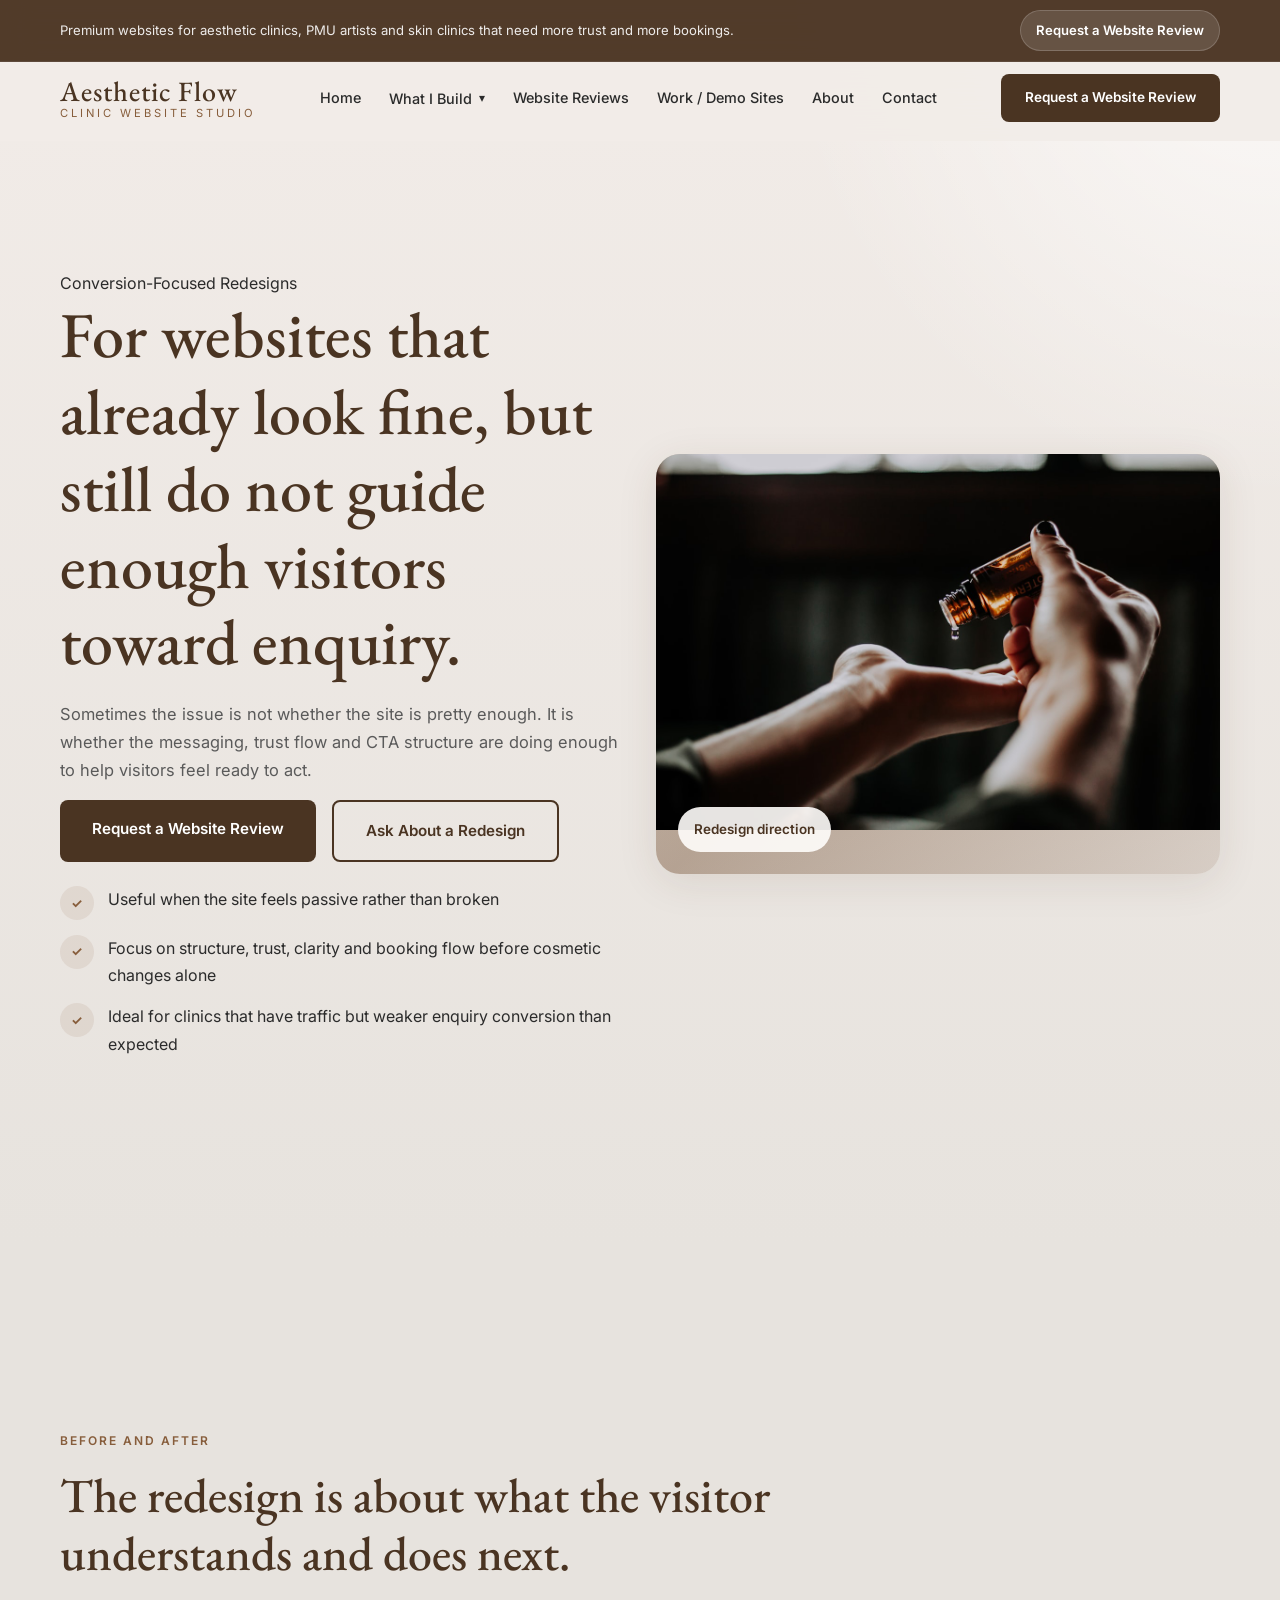
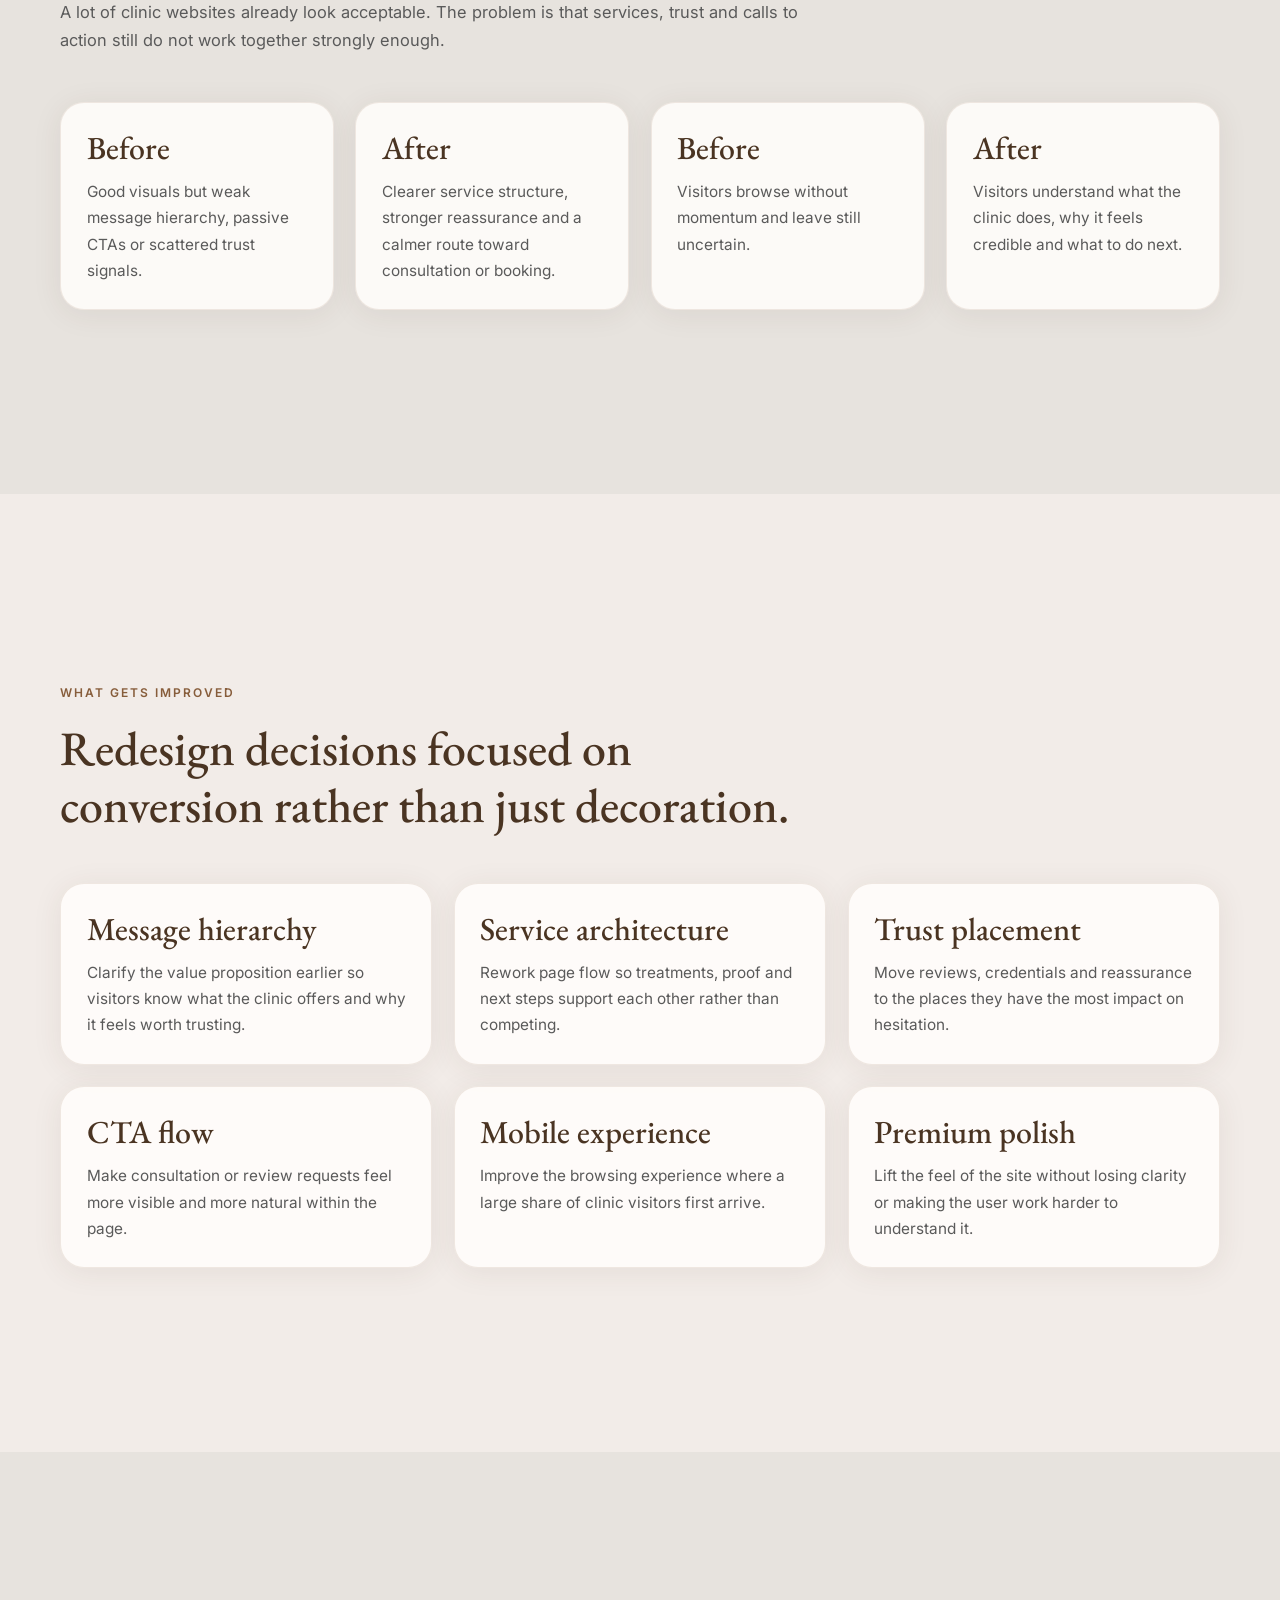
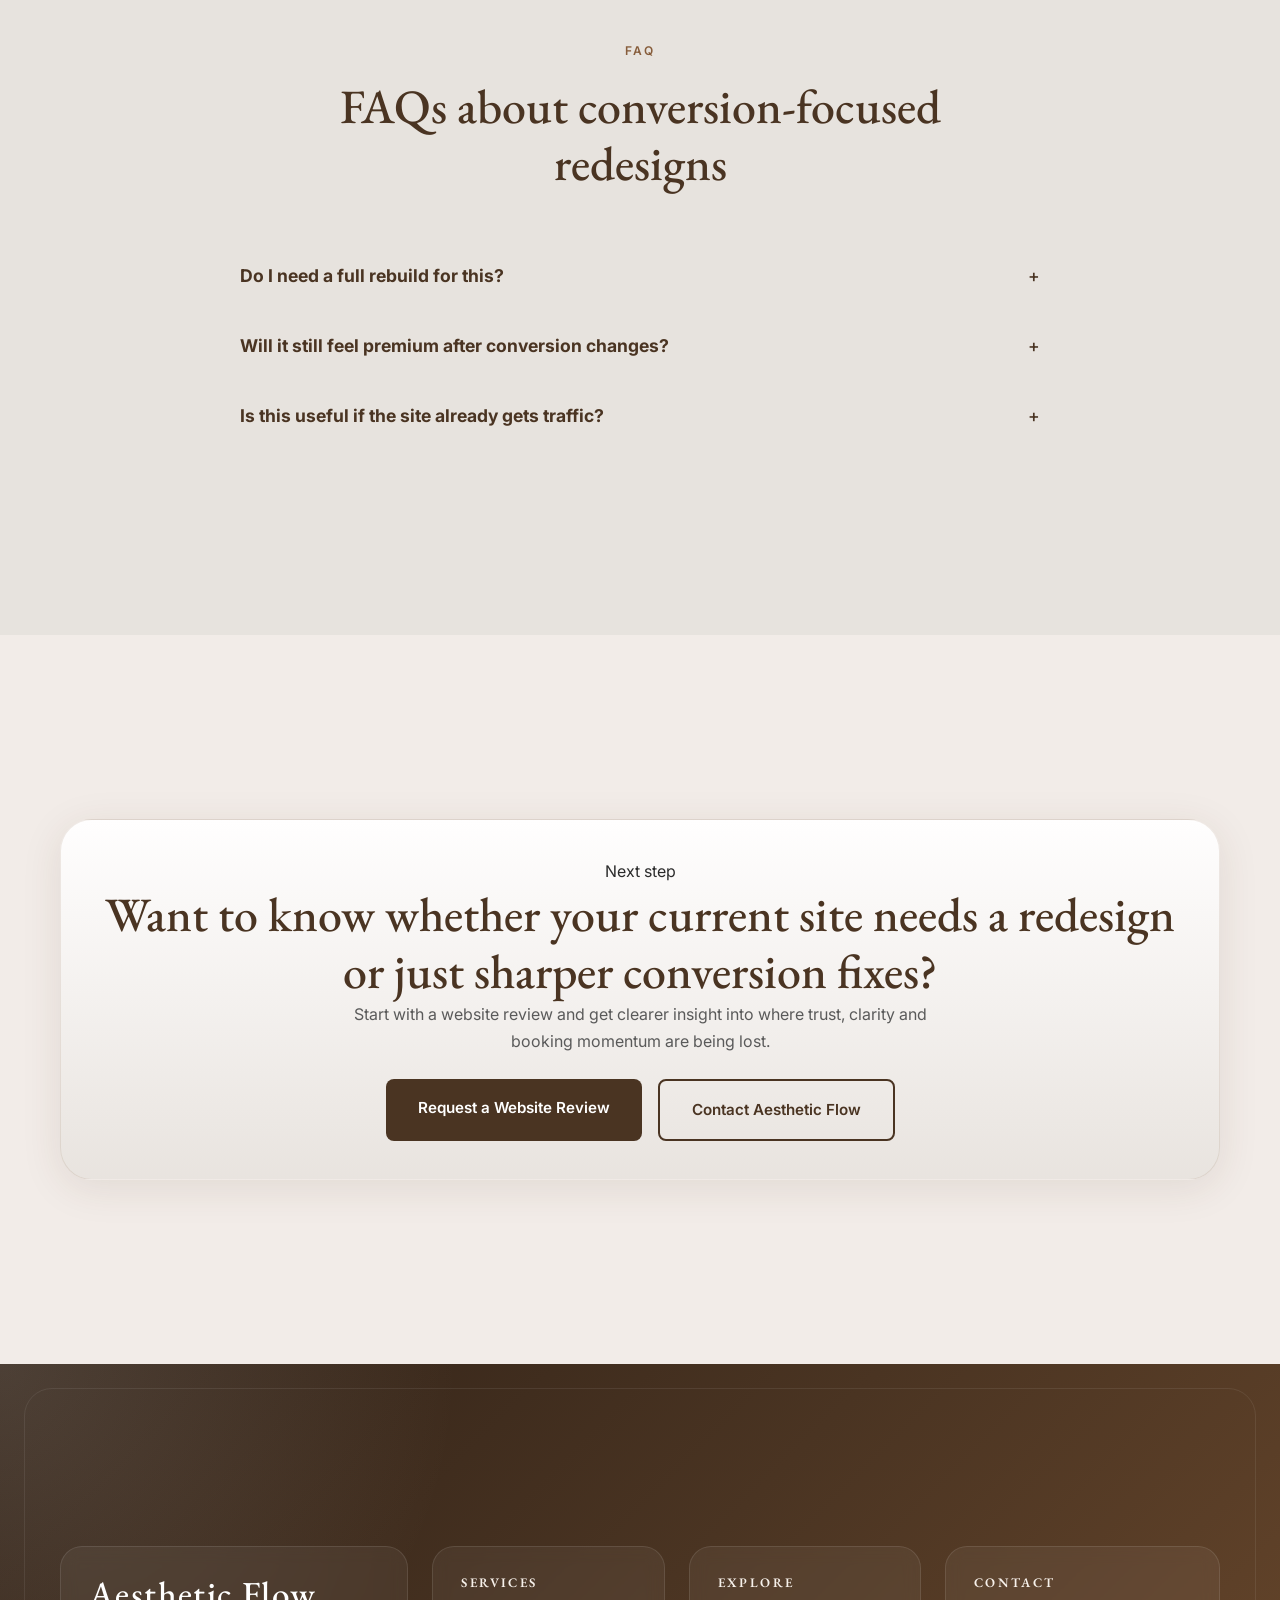
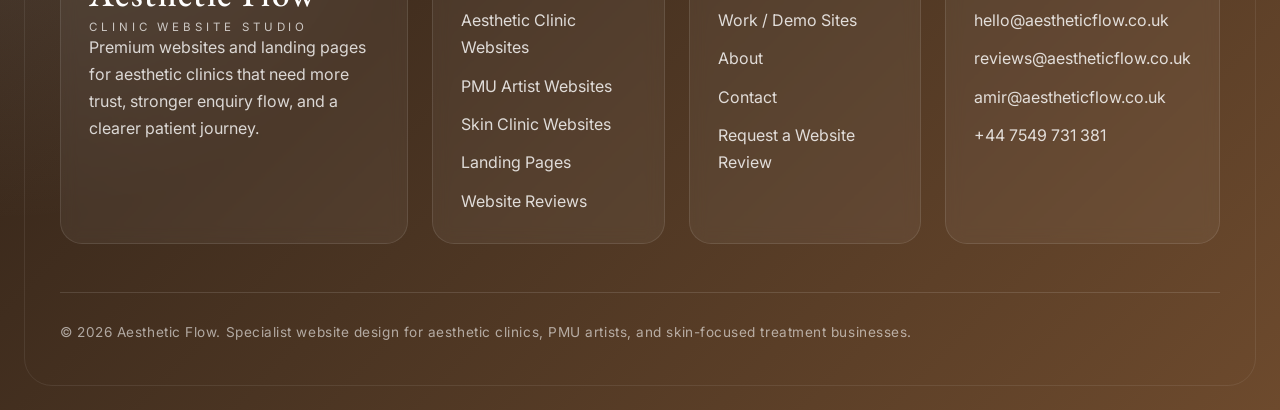
<file: conversion-redesigns.html>
<!DOCTYPE html>
<html lang="en">
<head>
  <meta charset="UTF-8">
  <meta name="viewport" content="width=device-width, initial-scale=1.0">
  <title>Conversion-Focused Redesigns | Aesthetic Flow</title>
  <meta name="description" content="Conversion-focused redesigns by Aesthetic Flow for clinics and treatment-led beauty brands with websites that look acceptable but still do not guide enough visitors toward enquiry.">
  <link rel="preconnect" href="https://fonts.googleapis.com">
  <link rel="preconnect" href="https://fonts.gstatic.com" crossorigin>
  <link href="https://fonts.googleapis.com/css2?family=EB+Garamond:wght@400;500;600&family=Inter:wght@400;500;600;700&display=swap" rel="stylesheet">
  <link rel="stylesheet" href="styles.css">
</head>
<body>
  <div class="demo-banner"><div class="demo-banner-container"><p>Premium websites for aesthetic clinics, PMU artists and skin clinics that need more trust and more bookings.</p><a href="contact.html#website-review" class="demo-banner-link">Request a Website Review</a></div></div>
  <nav class="navbar" id="navbar"><div class="nav-container"><a href="index.html" class="nav-logo"><span class="logo-text">Aesthetic Flow</span><span class="logo-sub">Clinic Website Studio</span></a><ul class="nav-links"><li><a href="index.html">Home</a></li><li class="nav-dropdown nav-mega-dropdown"><button class="nav-dropdown-toggle" type="button" aria-expanded="false">What I Build <span class="nav-caret">&#9662;</span></button><div class="nav-dropdown-menu mega-menu" role="menu" aria-label="What I Build services"><div class="mega-menu-grid"><a href="aesthetics-clinic-websites.html" class="mega-menu-card" style="--card-bg: url('https://images.unsplash.com/photo-1582719478250-c89cae4dc85b?auto=format&fit=crop&w=1400&q=80');"><span class="mega-card-category">Clinic Websites</span><span class="mega-card-title">Aesthetic Clinic Websites</span><span class="mega-card-desc">Premium clinic websites designed to turn treatment interest into higher-trust enquiries.</span></a><a href="pmu-artist-websites.html" class="mega-menu-card" style="--card-bg: url('https://images.unsplash.com/photo-1616394584738-fc6e612e71b9?auto=format&fit=crop&w=1400&q=80');"><span class="mega-card-category">Permanent Makeup</span><span class="mega-card-title">PMU Artist Websites</span><span class="mega-card-desc">Luxury PMU pages for brows, lips, and artist brands that need stronger booking flow.</span></a><a href="skin-clinic-websites.html" class="mega-menu-card" style="--card-bg: url('https://images.unsplash.com/photo-1515377905703-c4788e51af15?auto=format&fit=crop&w=1400&q=80');"><span class="mega-card-category">Skin Clinics</span><span class="mega-card-title">Skin Clinic Websites</span><span class="mega-card-desc">Clean, high-trust treatment journeys for facials, skincare programmes, and consultation-led services.</span></a><a href="landing-pages.html" class="mega-menu-card" style="--card-bg: url('https://images.unsplash.com/photo-1521590832167-7bcbfaa6381f?auto=format&fit=crop&w=1400&q=80');"><span class="mega-card-category">Lead Generation</span><span class="mega-card-title">Landing Pages</span><span class="mega-card-desc">Focused campaign pages built around one treatment, one offer, and one next step.</span></a><a href="website-reviews.html" class="mega-menu-card" style="--card-bg: url('https://images.unsplash.com/photo-1570172619644-dfd03ed5d881?auto=format&fit=crop&w=1400&q=80');"><span class="mega-card-category">Performance Audit</span><span class="mega-card-title">Website Reviews</span><span class="mega-card-desc">Review your homepage, trust signals, and booking journey to uncover why visitors are not converting.</span></a><a href="work.html" class="mega-menu-card" style="--card-bg: url('https://images.unsplash.com/photo-1524504388940-b1c1722653e1?auto=format&fit=crop&w=1400&q=80');"><span class="mega-card-category">Demo Sites</span><span class="mega-card-title">Work / Demo Sites</span><span class="mega-card-desc">Concept builds and template directions showing how Aesthetic Flow approaches growth-focused design.</span></a></div></div></li><li><a href="website-reviews.html">Website Reviews</a></li><li><a href="work.html">Work / Demo Sites</a></li><li><a href="about.html">About</a></li><li><a href="contact.html">Contact</a></li></ul><a href="contact.html#website-review" class="nav-cta">Request a Website Review</a><button class="mobile-toggle" id="mobileToggle" aria-label="Toggle menu"><span></span><span></span><span></span></button></div></nav>
  <div class="mobile-menu" id="mobileMenu"><ul class="mobile-nav-links"><li><a href="index.html">Home</a></li><li class="mobile-nav-group"><button class="mobile-nav-toggle" type="button" aria-expanded="false"><span>What I Build</span><span class="mobile-nav-caret">&#9662;</span></button><div class="mobile-submenu"><a href="aesthetics-clinic-websites.html">Aesthetic Clinic Websites</a><a href="pmu-artist-websites.html">PMU Artist Websites</a><a href="skin-clinic-websites.html">Skin Clinic Websites</a><a href="landing-pages.html">Landing Pages</a><a href="website-reviews.html">Website Reviews</a><a href="work.html">Demo Sites / Work</a></div></li><li><a href="website-reviews.html">Website Reviews</a></li><li><a href="work.html">Work / Demo Sites</a></li><li><a href="about.html">About</a></li><li><a href="contact.html">Contact</a></li></ul><a href="contact.html#website-review" class="mobile-cta">Request a Website Review</a></div>
  <a href="contact.html#website-review" class="mobile-floating-cta">Website Review</a>
  <main>
    <section class="page-hero"><div class="section-container page-hero-grid"><div class="page-summary"><span class="eyebrow">Conversion-Focused Redesigns</span><h1>For websites that already look fine, but still do not guide enough visitors toward enquiry.</h1><p>Sometimes the issue is not whether the site is pretty enough. It is whether the messaging, trust flow and CTA structure are doing enough to help visitors feel ready to act.</p><div class="hero-actions"><a href="contact.html#website-review" class="btn btn-primary">Request a Website Review</a><a href="contact.html" class="btn btn-secondary">Ask About a Redesign</a></div><ul class="feature-list"><li><span class="bullet">&#10003;</span><span>Useful when the site feels passive rather than broken</span></li><li><span class="bullet">&#10003;</span><span>Focus on structure, trust, clarity and booking flow before cosmetic changes alone</span></li><li><span class="bullet">&#10003;</span><span>Ideal for clinics that have traffic but weaker enquiry conversion than expected</span></li></ul></div><div class="placeholder-media media-shell hero-card-media"><img src="images/featured-treatment.jpg" alt="Conversion redesign direction"><span class="placeholder-label">Redesign direction</span></div></div></section>
    <section class="section section-alt"><div class="section-container"><div class="section-heading"><span class="section-tag">Before and After</span><h2>The redesign is about what the visitor understands and does next.</h2><p>A lot of clinic websites already look acceptable. The problem is that services, trust and calls to action still do not work together strongly enough.</p></div><div class="benefit-grid"><article class="benefit-card"><h3>Before</h3><p>Good visuals but weak message hierarchy, passive CTAs or scattered trust signals.</p></article><article class="benefit-card"><h3>After</h3><p>Clearer service structure, stronger reassurance and a calmer route toward consultation or booking.</p></article><article class="benefit-card"><h3>Before</h3><p>Visitors browse without momentum and leave still uncertain.</p></article><article class="benefit-card"><h3>After</h3><p>Visitors understand what the clinic does, why it feels credible and what to do next.</p></article></div></div></section>
    <section class="section"><div class="section-container"><div class="section-heading"><span class="section-tag">What gets improved</span><h2>Redesign decisions focused on conversion rather than just decoration.</h2></div><div class="page-feature-grid"><article class="feature-card"><h3>Message hierarchy</h3><p>Clarify the value proposition earlier so visitors know what the clinic offers and why it feels worth trusting.</p></article><article class="feature-card"><h3>Service architecture</h3><p>Rework page flow so treatments, proof and next steps support each other rather than competing.</p></article><article class="feature-card"><h3>Trust placement</h3><p>Move reviews, credentials and reassurance to the places they have the most impact on hesitation.</p></article><article class="feature-card"><h3>CTA flow</h3><p>Make consultation or review requests feel more visible and more natural within the page.</p></article><article class="feature-card"><h3>Mobile experience</h3><p>Improve the browsing experience where a large share of clinic visitors first arrive.</p></article><article class="feature-card"><h3>Premium polish</h3><p>Lift the feel of the site without losing clarity or making the user work harder to understand it.</p></article></div></div></section>
    <section class="section section-alt"><div class="section-container"><div class="section-heading centered"><span class="section-tag">FAQ</span><h2>FAQs about conversion-focused redesigns</h2></div><div class="faq-list"><article class="faq-item"><button class="faq-question" type="button"><strong>Do I need a full rebuild for this?</strong><span>+</span></button><div class="faq-answer"><p>Not always. A review can help determine whether the issue is a full redesign, a page-structure problem or a smaller set of conversion fixes.</p></div></article><article class="faq-item"><button class="faq-question" type="button"><strong>Will it still feel premium after conversion changes?</strong><span>+</span></button><div class="faq-answer"><p>Yes. The aim is not aggressive sales design. It is a calmer, more persuasive version of the premium standard the clinic already wants to project.</p></div></article><article class="faq-item"><button class="faq-question" type="button"><strong>Is this useful if the site already gets traffic?</strong><span>+</span></button><div class="faq-answer"><p>Yes. This is often most useful when traffic exists but the number or quality of enquiries still feels weaker than it should.</p></div></article></div></div></section>
    <section class="section"><div class="section-container"><div class="final-cta"><span class="eyebrow">Next step</span><h2>Want to know whether your current site needs a redesign or just sharper conversion fixes?</h2><p>Start with a website review and get clearer insight into where trust, clarity and booking momentum are being lost.</p><div class="cta-actions"><a href="contact.html#website-review" class="btn btn-primary">Request a Website Review</a><a href="contact.html" class="btn btn-secondary">Contact Aesthetic Flow</a></div></div></div></section>
  </main>
  <footer class="footer"><div class="section-container"><div class="footer-grid"><div class="footer-card"><a href="index.html" class="footer-logo"><span class="logo-text">Aesthetic Flow</span><span class="logo-sub">Clinic Website Studio</span></a><p>Premium websites and landing pages for aesthetic clinics that need more trust, stronger enquiry flow, and a clearer patient journey.</p></div><div class="footer-card"><h4>Services</h4><ul><li><a href="aesthetics-clinic-websites.html">Aesthetic Clinic Websites</a></li><li><a href="pmu-artist-websites.html">PMU Artist Websites</a></li><li><a href="skin-clinic-websites.html">Skin Clinic Websites</a></li><li><a href="landing-pages.html">Landing Pages</a></li><li><a href="website-reviews.html">Website Reviews</a></li></ul></div><div class="footer-card"><h4>Explore</h4><ul><li><a href="work.html">Work / Demo Sites</a></li><li><a href="about.html">About</a></li><li><a href="contact.html">Contact</a></li><li><a href="contact.html#website-review">Request a Website Review</a></li></ul></div><div class="footer-card"><h4>Contact</h4><ul><li><a href="mailto:hello@aestheticflow.co.uk">hello@aestheticflow.co.uk</a></li><li><a href="mailto:reviews@aestheticflow.co.uk">reviews@aestheticflow.co.uk</a></li><li><a href="mailto:amir@aestheticflow.co.uk">amir@aestheticflow.co.uk</a></li><li><a href="tel:+447549731381">+44 7549 731 381</a></li></ul></div></div><div class="footer-bottom"><p>&copy; 2026 Aesthetic Flow. Specialist website design for aesthetic clinics, PMU artists, and skin-focused treatment businesses.</p></div></div></footer>
  <script src="script.js"></script>
</body>
</html>
</file>
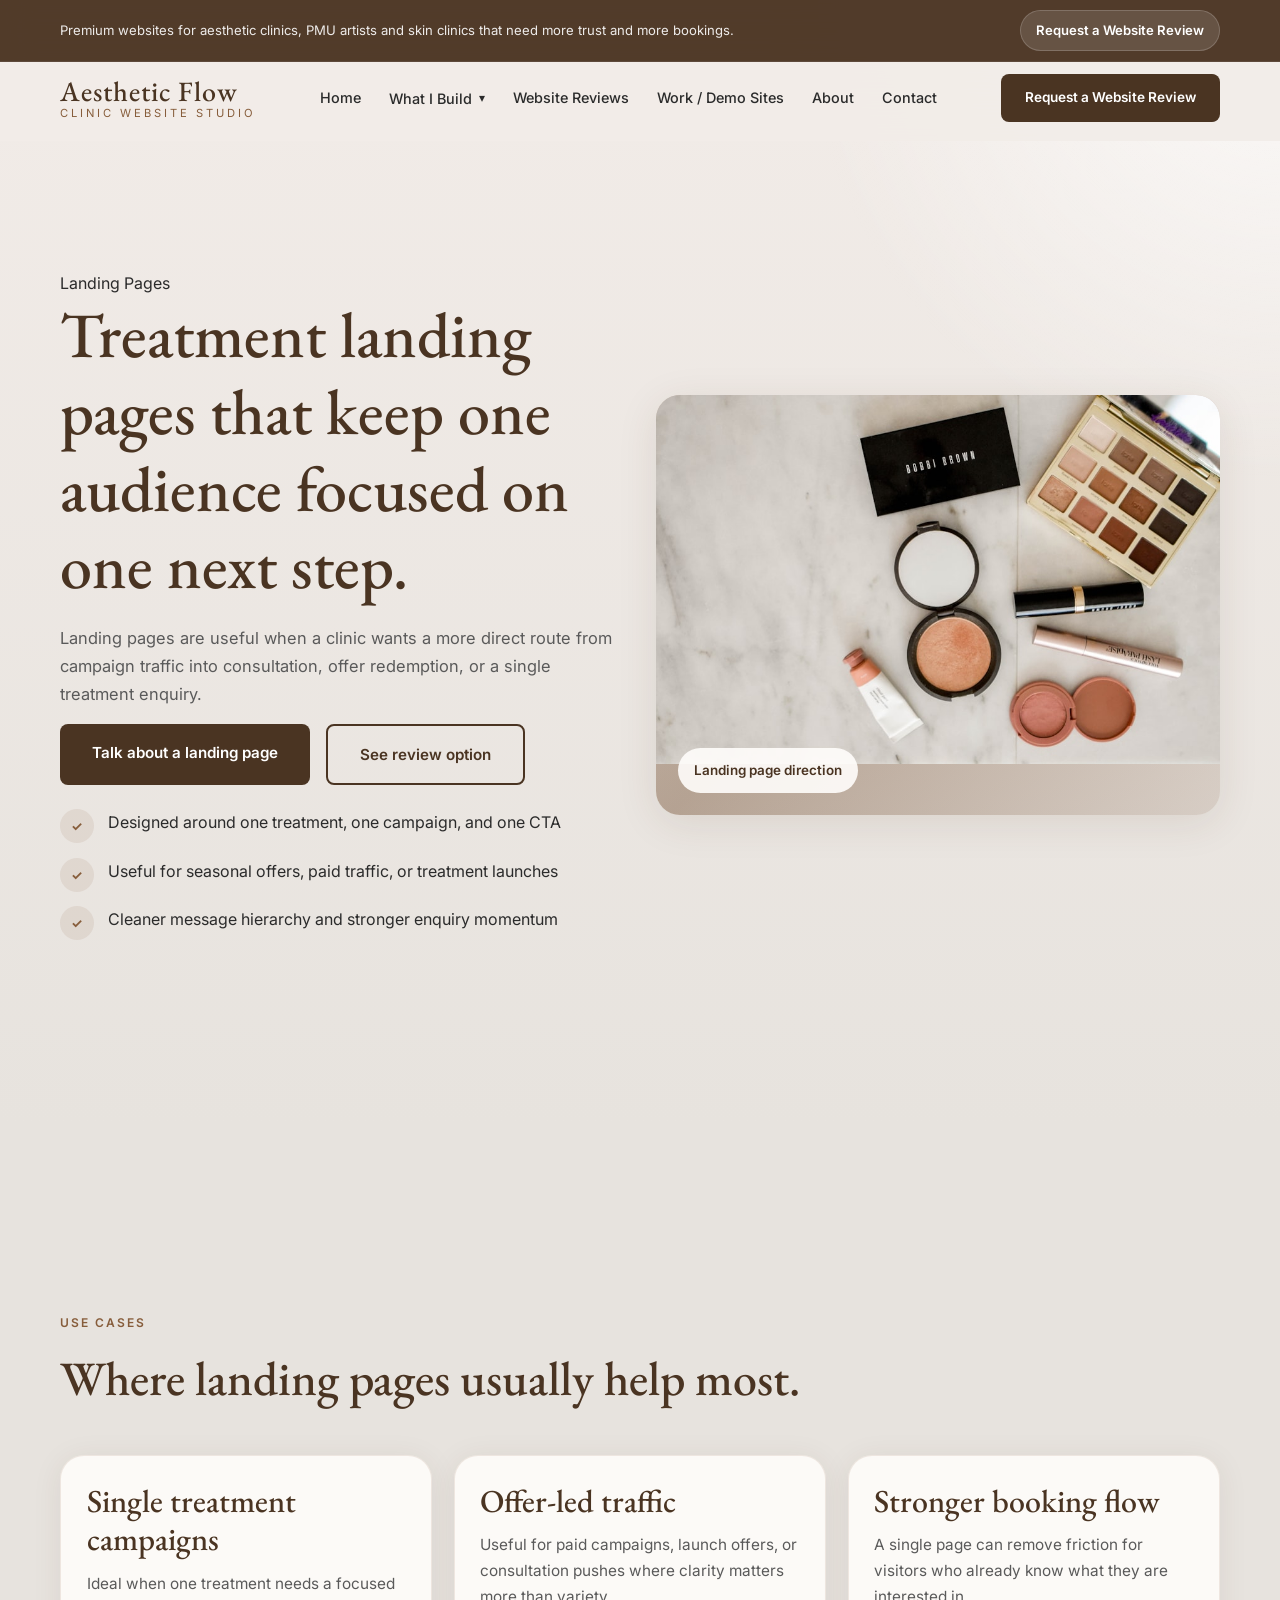
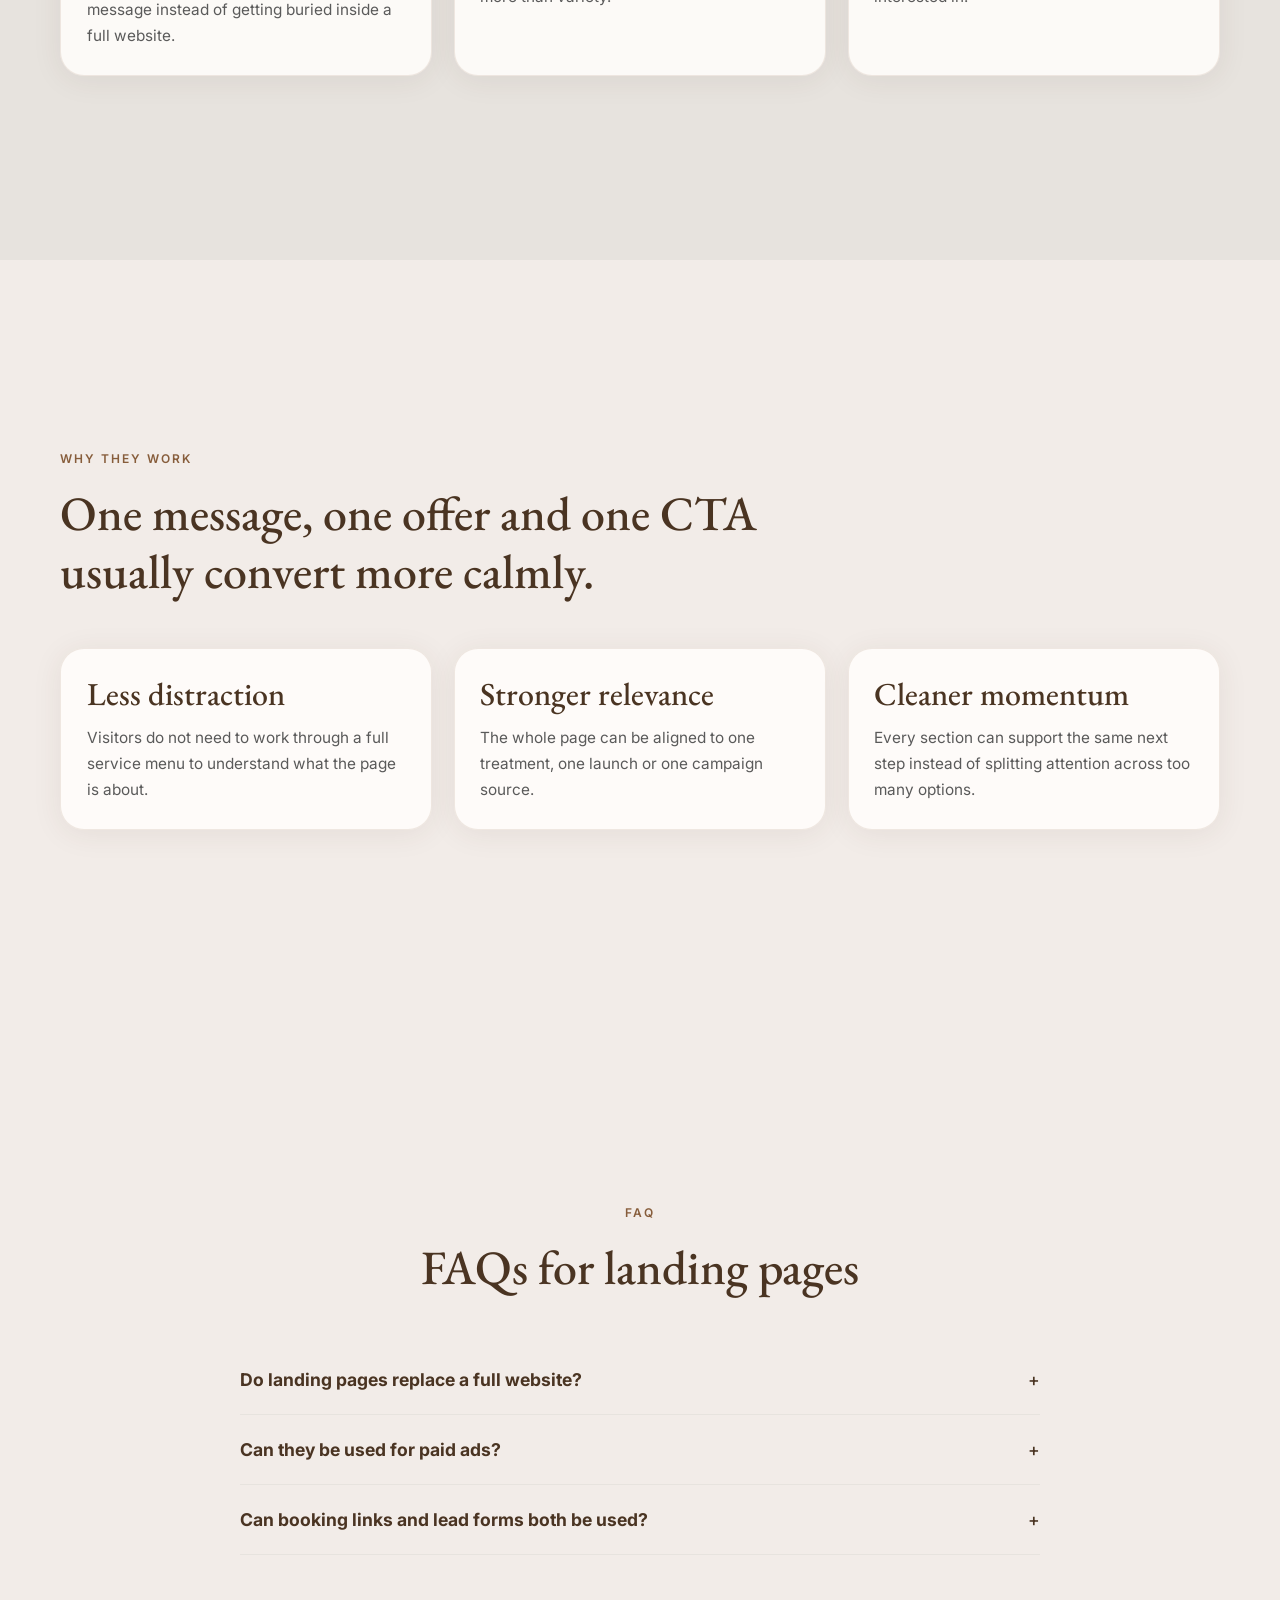
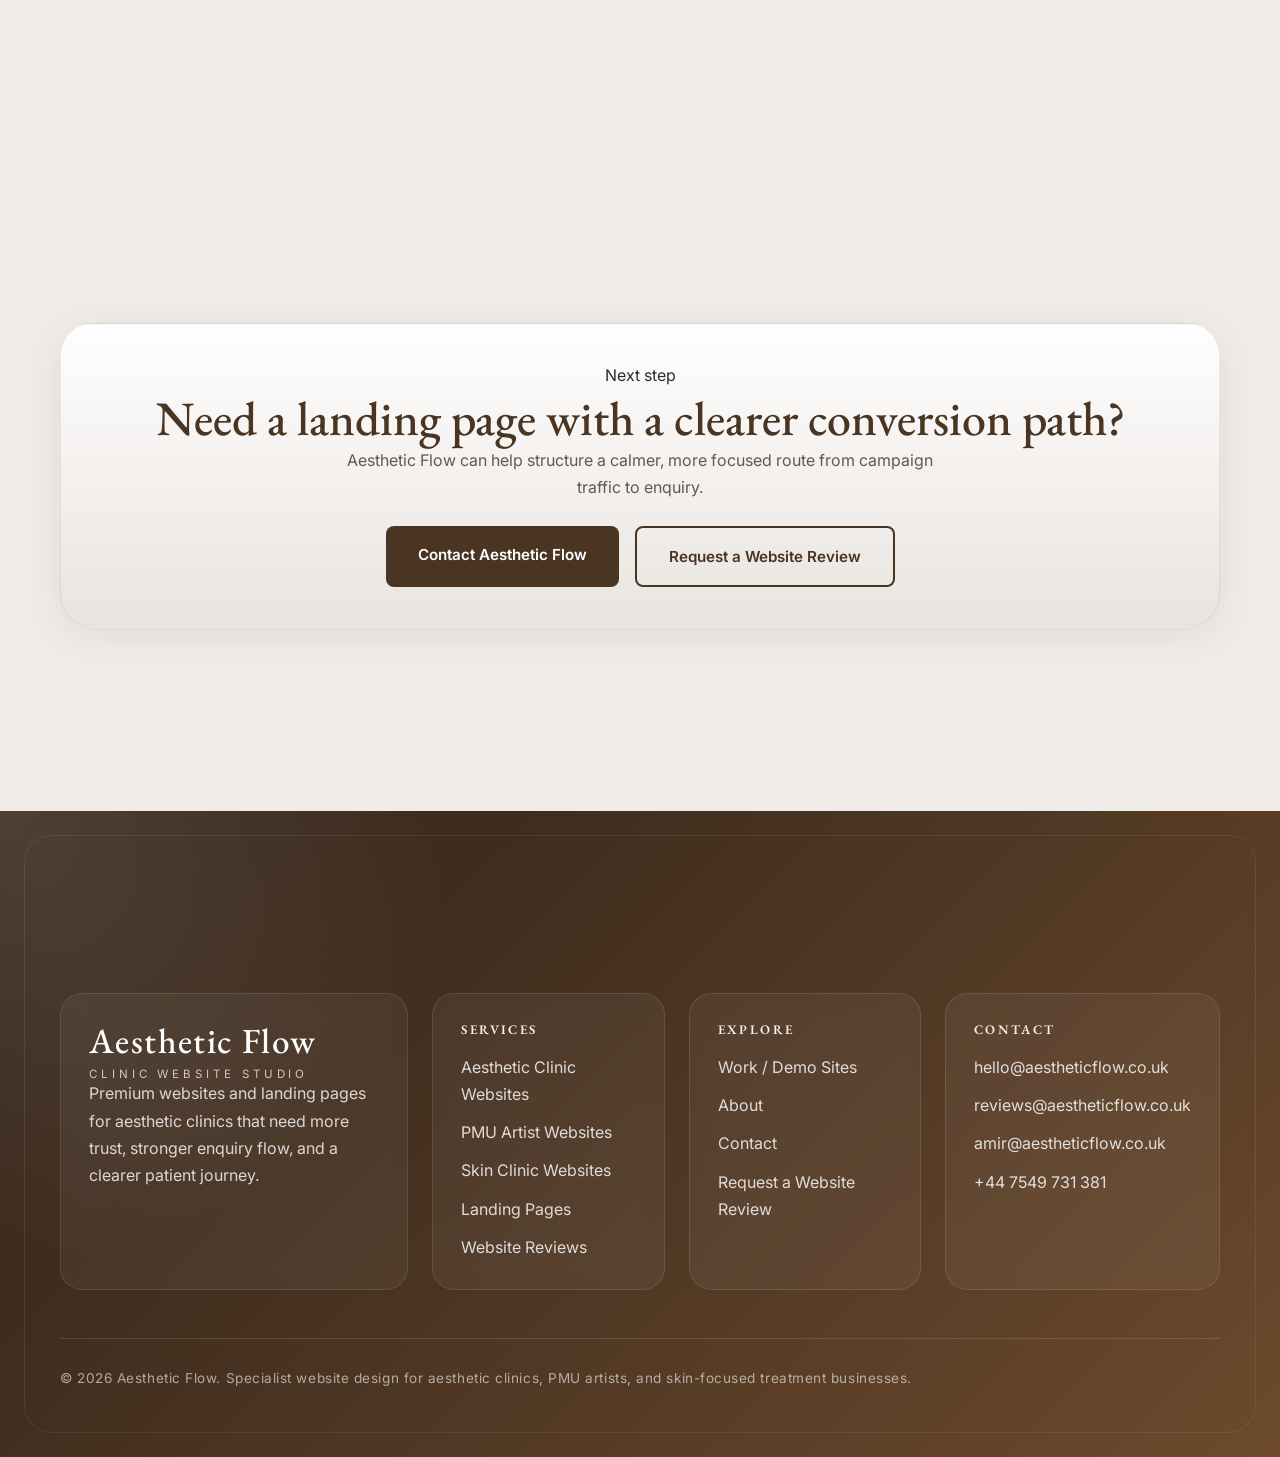
<file: landing-pages.html>
<!DOCTYPE html>
<html lang="en">
<head><meta charset="UTF-8"><meta name="viewport" content="width=device-width, initial-scale=1.0"><title>Landing Pages | Aesthetic Flow</title><meta name="description" content="Landing pages by Aesthetic Flow for treatments, campaigns, and offer-led aesthetic marketing that needs a clearer booking path."><link rel="preconnect" href="https://fonts.googleapis.com"><link rel="preconnect" href="https://fonts.gstatic.com" crossorigin><link href="https://fonts.googleapis.com/css2?family=EB+Garamond:wght@400;500;600&family=Inter:wght@400;500;600;700&display=swap" rel="stylesheet"><link rel="stylesheet" href="styles.css"></head>
<body>
  <div class="demo-banner"><div class="demo-banner-container"><p>Premium websites for aesthetic clinics, PMU artists and skin clinics that need more trust and more bookings.</p><a href="contact.html#website-review" class="demo-banner-link">Request a Website Review</a></div></div>
  <nav class="navbar" id="navbar"><div class="nav-container"><a href="index.html" class="nav-logo"><span class="logo-text">Aesthetic Flow</span><span class="logo-sub">Clinic Website Studio</span></a><ul class="nav-links"><li><a href="index.html">Home</a></li><li class="nav-dropdown nav-mega-dropdown"><button class="nav-dropdown-toggle" type="button" aria-expanded="false">What I Build <span class="nav-caret">&#9662;</span></button><div class="nav-dropdown-menu mega-menu" role="menu" aria-label="What I Build services"><div class="mega-menu-grid"><a href="aesthetics-clinic-websites.html" class="mega-menu-card" style="--card-bg: url('https://images.unsplash.com/photo-1582719478250-c89cae4dc85b?auto=format&fit=crop&w=1400&q=80');"><span class="mega-card-category">Clinic Websites</span><span class="mega-card-title">Aesthetic Clinic Websites</span><span class="mega-card-desc">Premium clinic websites designed to turn treatment interest into higher-trust enquiries.</span></a><a href="pmu-artist-websites.html" class="mega-menu-card" style="--card-bg: url('https://images.unsplash.com/photo-1616394584738-fc6e612e71b9?auto=format&fit=crop&w=1400&q=80');"><span class="mega-card-category">Permanent Makeup</span><span class="mega-card-title">PMU Artist Websites</span><span class="mega-card-desc">Luxury PMU pages for brows, lips, and artist brands that need stronger booking flow.</span></a><a href="skin-clinic-websites.html" class="mega-menu-card" style="--card-bg: url('https://images.unsplash.com/photo-1515377905703-c4788e51af15?auto=format&fit=crop&w=1400&q=80');"><span class="mega-card-category">Skin Clinics</span><span class="mega-card-title">Skin Clinic Websites</span><span class="mega-card-desc">Clean, high-trust treatment journeys for facials, skincare programmes, and consultation-led services.</span></a><a href="landing-pages.html" class="mega-menu-card" style="--card-bg: url('https://images.unsplash.com/photo-1521590832167-7bcbfaa6381f?auto=format&fit=crop&w=1400&q=80');"><span class="mega-card-category">Lead Generation</span><span class="mega-card-title">Landing Pages</span><span class="mega-card-desc">Focused campaign pages built around one treatment, one offer, and one next step.</span></a><a href="website-reviews.html" class="mega-menu-card" style="--card-bg: url('https://images.unsplash.com/photo-1570172619644-dfd03ed5d881?auto=format&fit=crop&w=1400&q=80');"><span class="mega-card-category">Performance Audit</span><span class="mega-card-title">Website Reviews</span><span class="mega-card-desc">Review your homepage, trust signals, and booking journey to uncover why visitors are not converting.</span></a><a href="work.html" class="mega-menu-card" style="--card-bg: url('https://images.unsplash.com/photo-1524504388940-b1c1722653e1?auto=format&fit=crop&w=1400&q=80');"><span class="mega-card-category">Demo Sites</span><span class="mega-card-title">Work / Demo Sites</span><span class="mega-card-desc">Concept builds and template directions showing how Aesthetic Flow approaches growth-focused design.</span></a></div></div></li><li><a href="website-reviews.html">Website Reviews</a></li><li><a href="work.html">Work / Demo Sites</a></li><li><a href="about.html">About</a></li><li><a href="contact.html">Contact</a></li></ul><a href="contact.html#website-review" class="nav-cta">Request a Website Review</a><button class="mobile-toggle" id="mobileToggle" aria-label="Toggle menu"><span></span><span></span><span></span></button></div></nav>
  <div class="mobile-menu" id="mobileMenu"><ul class="mobile-nav-links"><li><a href="index.html">Home</a></li><li class="mobile-nav-group"><button class="mobile-nav-toggle" type="button" aria-expanded="false"><span>What I Build</span><span class="mobile-nav-caret">&#9662;</span></button><div class="mobile-submenu"><a href="aesthetics-clinic-websites.html">Aesthetic Clinic Websites</a><a href="pmu-artist-websites.html">PMU Artist Websites</a><a href="skin-clinic-websites.html">Skin Clinic Websites</a><a href="landing-pages.html">Landing Pages</a><a href="website-reviews.html">Website Reviews</a><a href="work.html">Demo Sites / Work</a></div></li><li><a href="website-reviews.html">Website Reviews</a></li><li><a href="work.html">Work / Demo Sites</a></li><li><a href="about.html">About</a></li><li><a href="contact.html">Contact</a></li></ul><a href="contact.html#website-review" class="mobile-cta">Request a Website Review</a></div>
  <a href="contact.html#website-review" class="mobile-floating-cta">Website Review</a>
  <main><section class="page-hero"><div class="section-container page-hero-grid"><div class="page-summary"><span class="eyebrow">Landing Pages</span><h1>Treatment landing pages that keep one audience focused on one next step.</h1><p>Landing pages are useful when a clinic wants a more direct route from campaign traffic into consultation, offer redemption, or a single treatment enquiry.</p><div class="hero-actions"><a href="contact.html" class="btn btn-primary">Talk about a landing page</a><a href="website-reviews.html" class="btn btn-secondary">See review option</a></div><ul class="feature-list"><li><span class="bullet">✓</span><span>Designed around one treatment, one campaign, and one CTA</span></li><li><span class="bullet">✓</span><span>Useful for seasonal offers, paid traffic, or treatment launches</span></li><li><span class="bullet">✓</span><span>Cleaner message hierarchy and stronger enquiry momentum</span></li></ul></div><div class="placeholder-media media-shell hero-card-media"><img src="images/products.jpg" alt="Landing page concept"><span class="placeholder-label">Landing page direction</span></div></div></section><section class="section section-alt"><div class="section-container"><div class="section-heading"><span class="section-tag">Use cases</span><h2>Where landing pages usually help most.</h2></div><div class="page-feature-grid"><article class="feature-card"><h3>Single treatment campaigns</h3><p>Ideal when one treatment needs a focused message instead of getting buried inside a full website.</p></article><article class="feature-card"><h3>Offer-led traffic</h3><p>Useful for paid campaigns, launch offers, or consultation pushes where clarity matters more than variety.</p></article><article class="feature-card"><h3>Stronger booking flow</h3><p>A single page can remove friction for visitors who already know what they are interested in.</p></article></div></div></section><section class="section"><div class="section-container"><div class="section-heading"><span class="section-tag">Why they work</span><h2>One message, one offer and one CTA usually convert more calmly.</h2></div><div class="page-feature-grid"><article class="feature-card"><h3>Less distraction</h3><p>Visitors do not need to work through a full service menu to understand what the page is about.</p></article><article class="feature-card"><h3>Stronger relevance</h3><p>The whole page can be aligned to one treatment, one launch or one campaign source.</p></article><article class="feature-card"><h3>Cleaner momentum</h3><p>Every section can support the same next step instead of splitting attention across too many options.</p></article></div></div></section><section class="section"><div class="section-container"><div class="section-heading centered"><span class="section-tag">FAQ</span><h2>FAQs for landing pages</h2></div><div class="faq-list"><article class="faq-item"><button class="faq-question" type="button"><strong>Do landing pages replace a full website?</strong><span>+</span></button><div class="faq-answer"><p>Not always. They often work best alongside a full website when a clinic wants a more focused campaign page for one treatment or offer.</p></div></article><article class="faq-item"><button class="faq-question" type="button"><strong>Can they be used for paid ads?</strong><span>+</span></button><div class="faq-answer"><p>Yes. A focused landing page can create a cleaner transition from ad click to action than sending traffic to a generic homepage.</p></div></article><article class="faq-item"><button class="faq-question" type="button"><strong>Can booking links and lead forms both be used?</strong><span>+</span></button><div class="faq-answer"><p>Yes. The landing page can be shaped around whichever next step makes the most sense for the campaign or treatment.</p></div></article></div></div></section><section class="section"><div class="section-container"><div class="final-cta"><span class="eyebrow">Next step</span><h2>Need a landing page with a clearer conversion path?</h2><p>Aesthetic Flow can help structure a calmer, more focused route from campaign traffic to enquiry.</p><div class="cta-actions"><a href="contact.html" class="btn btn-primary">Contact Aesthetic Flow</a><a href="contact.html#website-review" class="btn btn-secondary">Request a Website Review</a></div></div></div></section></main>
  <footer class="footer"><div class="section-container"><div class="footer-grid"><div class="footer-card"><a href="index.html" class="footer-logo"><span class="logo-text">Aesthetic Flow</span><span class="logo-sub">Clinic Website Studio</span></a><p>Premium websites and landing pages for aesthetic clinics that need more trust, stronger enquiry flow, and a clearer patient journey.</p></div><div class="footer-card"><h4>Services</h4><ul><li><a href="aesthetics-clinic-websites.html">Aesthetic Clinic Websites</a></li><li><a href="pmu-artist-websites.html">PMU Artist Websites</a></li><li><a href="skin-clinic-websites.html">Skin Clinic Websites</a></li><li><a href="landing-pages.html">Landing Pages</a></li><li><a href="website-reviews.html">Website Reviews</a></li></ul></div><div class="footer-card"><h4>Explore</h4><ul><li><a href="work.html">Work / Demo Sites</a></li><li><a href="about.html">About</a></li><li><a href="contact.html">Contact</a></li><li><a href="contact.html#website-review">Request a Website Review</a></li></ul></div><div class="footer-card"><h4>Contact</h4><ul><li><a href="mailto:hello@aestheticflow.co.uk">hello@aestheticflow.co.uk</a></li><li><a href="mailto:reviews@aestheticflow.co.uk">reviews@aestheticflow.co.uk</a></li><li><a href="mailto:amir@aestheticflow.co.uk">amir@aestheticflow.co.uk</a></li><li><a href="tel:+447549731381">+44 7549 731 381</a></li></ul></div></div><div class="footer-bottom"><p>&copy; 2026 Aesthetic Flow. Specialist website design for aesthetic clinics, PMU artists, and skin-focused treatment businesses.</p></div></div></footer>
  <script src="script.js"></script>
</body>
</html>
</file>
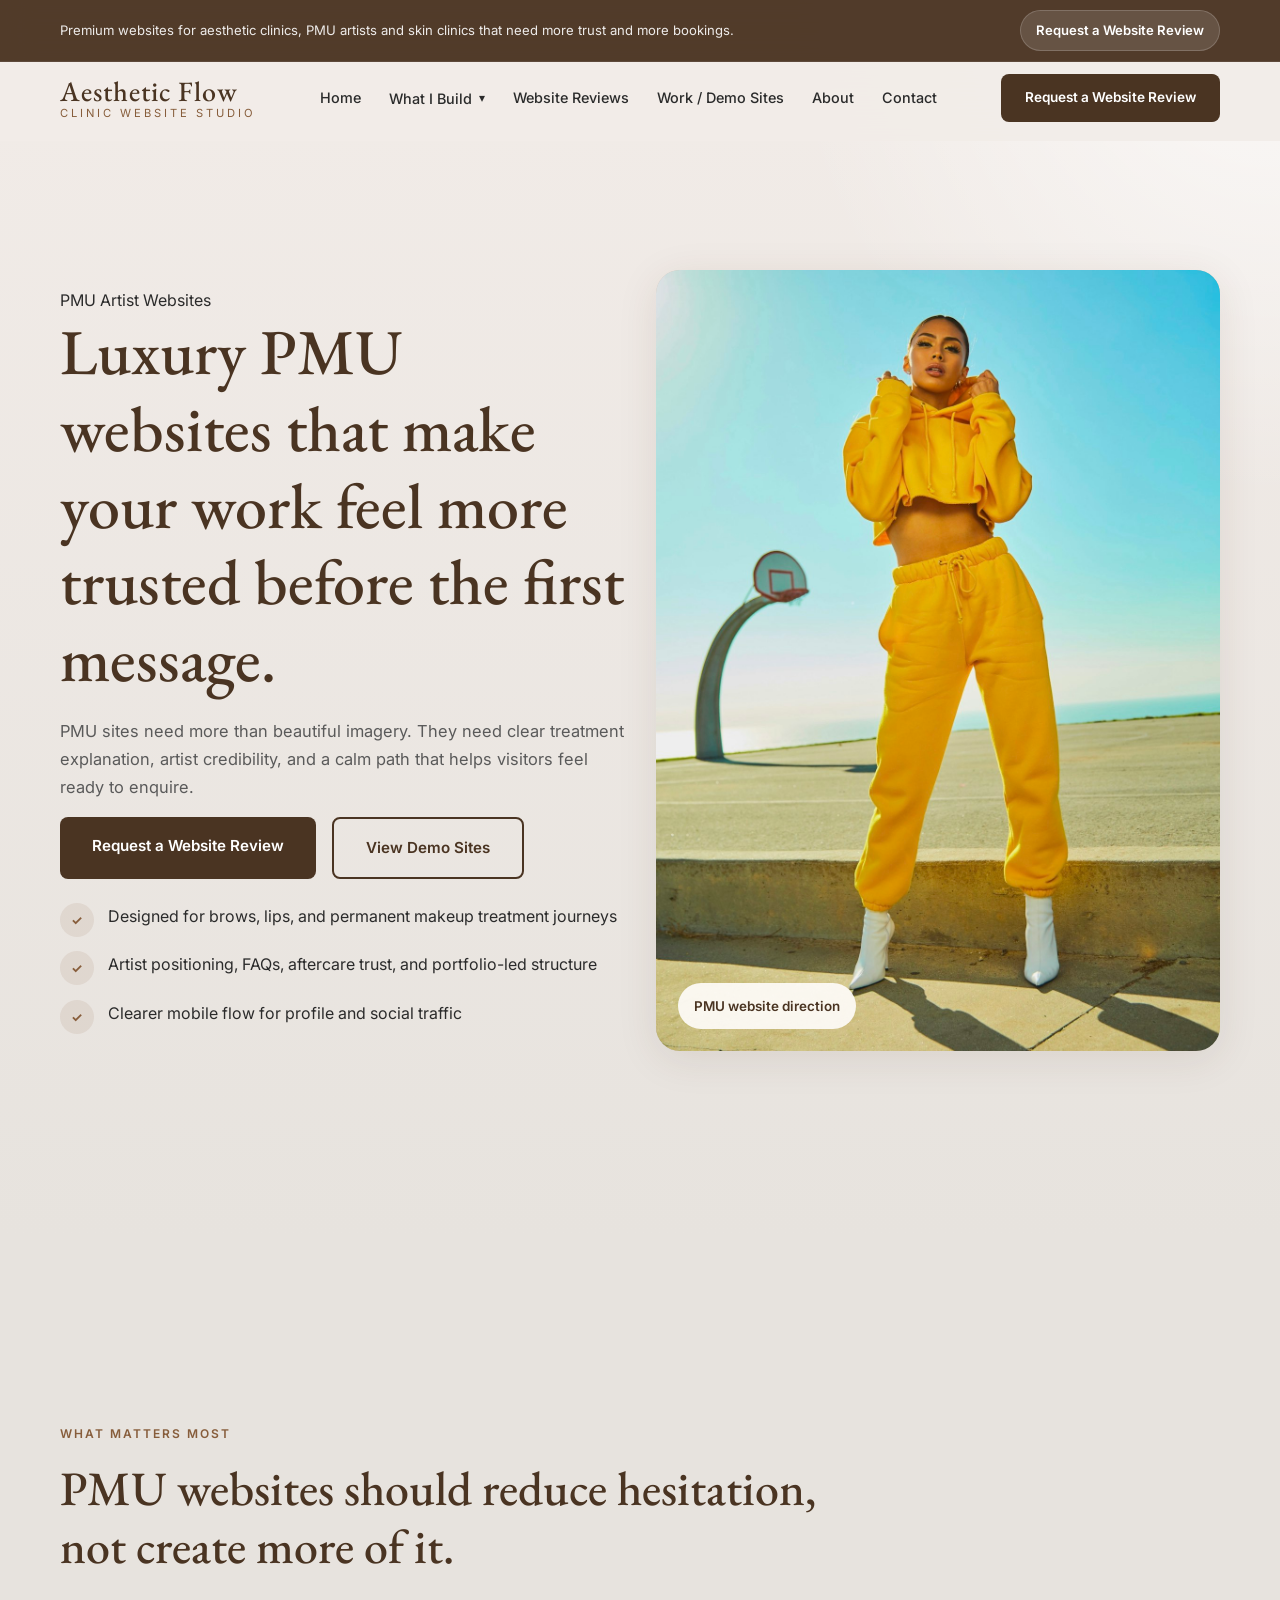
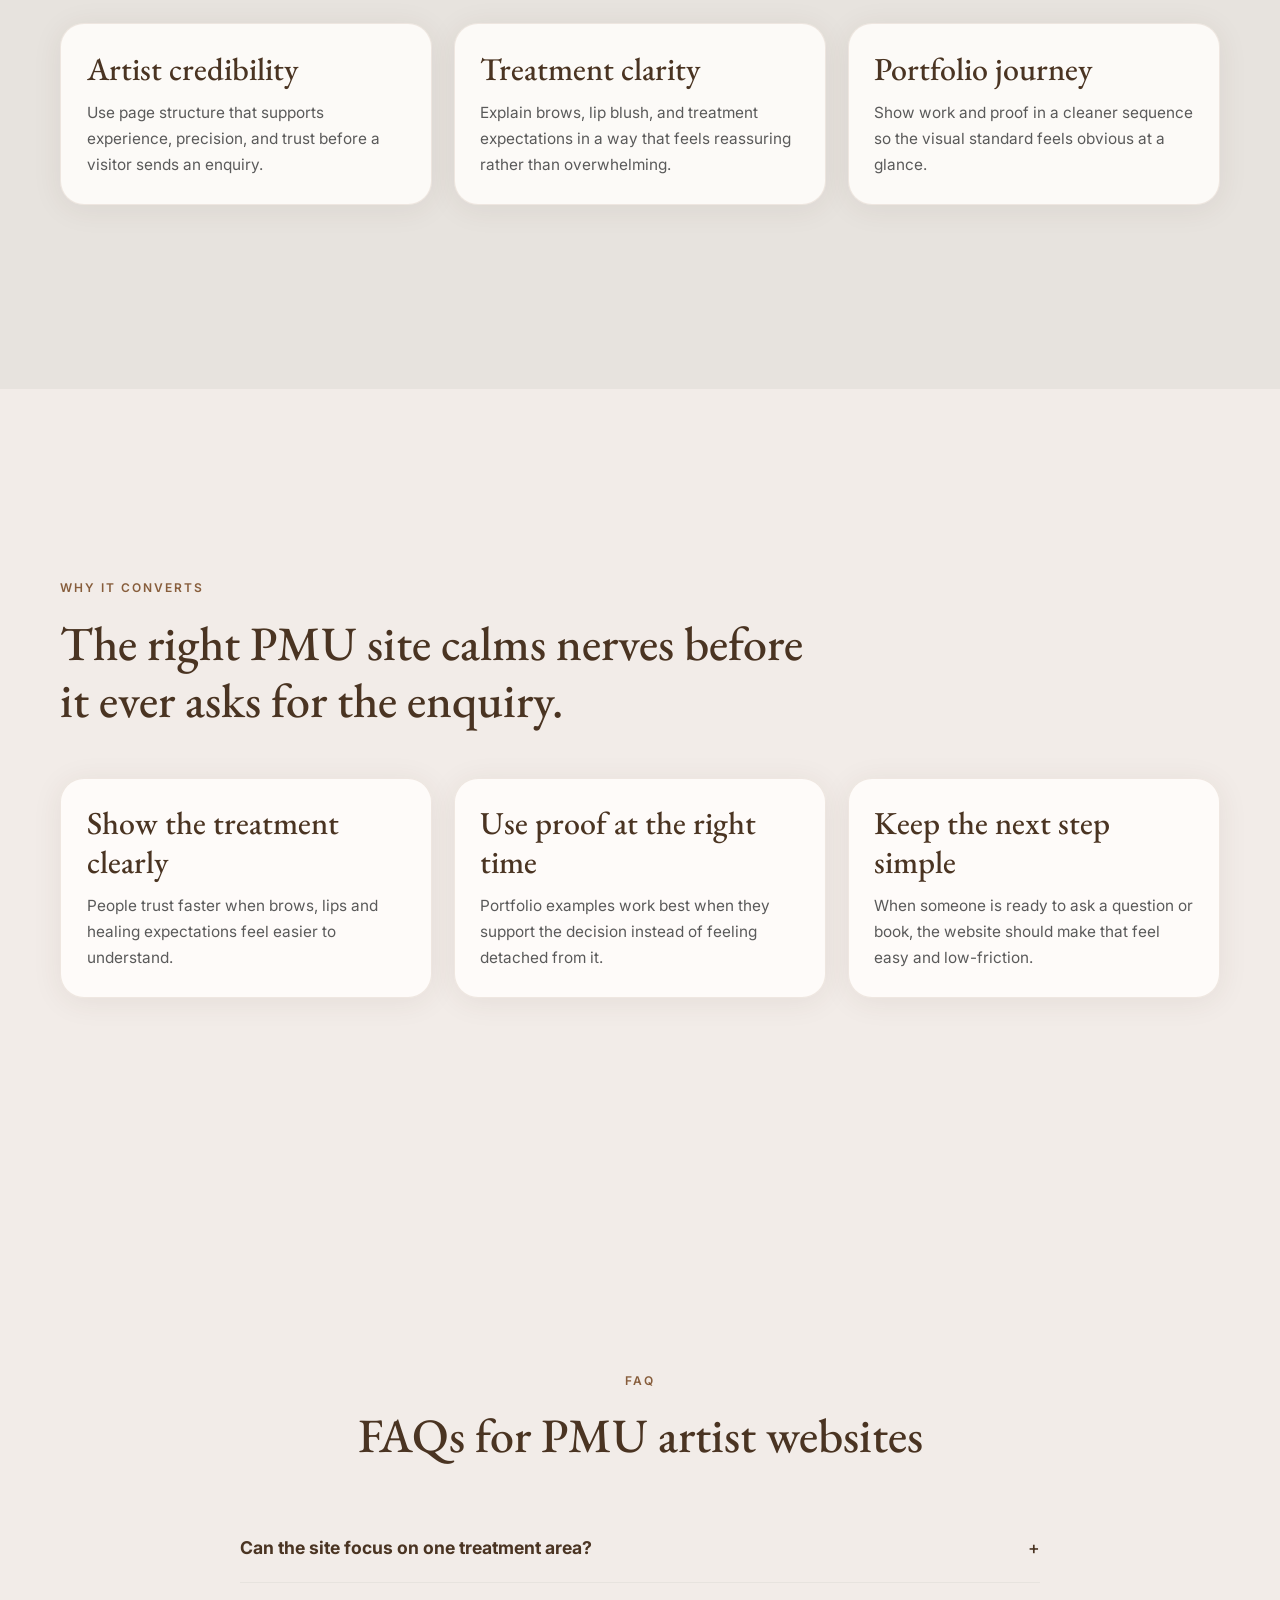
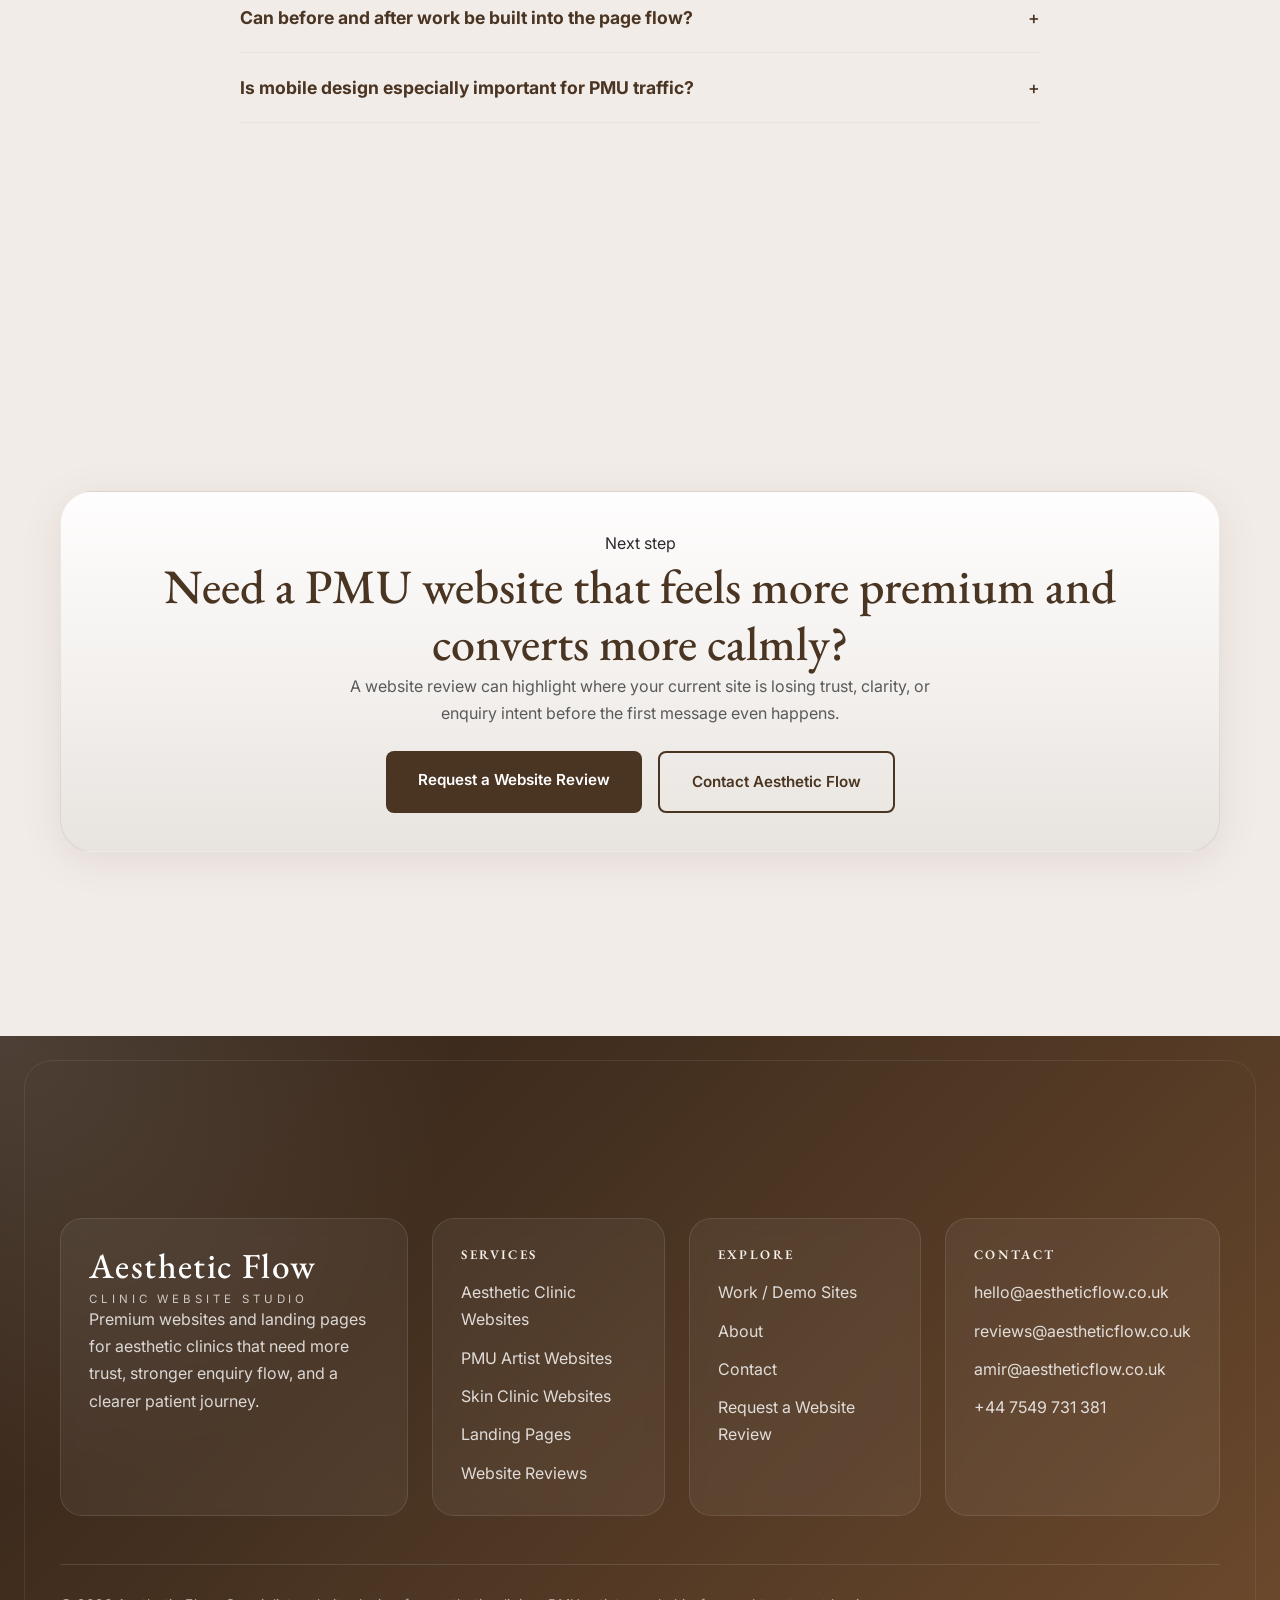
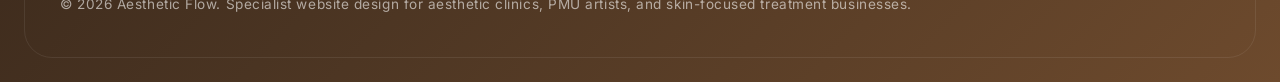
<file: pmu-artist-websites.html>
<!DOCTYPE html>
<html lang="en">
<head>
  <meta charset="UTF-8">
  <meta name="viewport" content="width=device-width, initial-scale=1.0">
  <title>PMU Artist Websites | Aesthetic Flow</title>
  <meta name="description" content="PMU artist websites by Aesthetic Flow for brows, lips, and permanent makeup businesses that need stronger trust and a better enquiry journey.">
  <link rel="preconnect" href="https://fonts.googleapis.com">
  <link rel="preconnect" href="https://fonts.gstatic.com" crossorigin>
  <link href="https://fonts.googleapis.com/css2?family=EB+Garamond:wght@400;500;600&family=Inter:wght@400;500;600;700&display=swap" rel="stylesheet">
  <link rel="stylesheet" href="styles.css">
</head>
<body>
  <div class="demo-banner"><div class="demo-banner-container"><p>Premium websites for aesthetic clinics, PMU artists and skin clinics that need more trust and more bookings.</p><a href="contact.html#website-review" class="demo-banner-link">Request a Website Review</a></div></div>
  <nav class="navbar" id="navbar"><div class="nav-container"><a href="index.html" class="nav-logo"><span class="logo-text">Aesthetic Flow</span><span class="logo-sub">Clinic Website Studio</span></a><ul class="nav-links"><li><a href="index.html">Home</a></li><li class="nav-dropdown nav-mega-dropdown"><button class="nav-dropdown-toggle" type="button" aria-expanded="false">What I Build <span class="nav-caret">&#9662;</span></button><div class="nav-dropdown-menu mega-menu" role="menu" aria-label="What I Build services"><div class="mega-menu-grid"><a href="aesthetics-clinic-websites.html" class="mega-menu-card" style="--card-bg: url('https://images.unsplash.com/photo-1582719478250-c89cae4dc85b?auto=format&fit=crop&w=1400&q=80');"><span class="mega-card-category">Clinic Websites</span><span class="mega-card-title">Aesthetic Clinic Websites</span><span class="mega-card-desc">Premium clinic websites designed to turn treatment interest into higher-trust enquiries.</span></a><a href="pmu-artist-websites.html" class="mega-menu-card" style="--card-bg: url('https://images.unsplash.com/photo-1616394584738-fc6e612e71b9?auto=format&fit=crop&w=1400&q=80');"><span class="mega-card-category">Permanent Makeup</span><span class="mega-card-title">PMU Artist Websites</span><span class="mega-card-desc">Luxury PMU pages for brows, lips, and artist brands that need stronger booking flow.</span></a><a href="skin-clinic-websites.html" class="mega-menu-card" style="--card-bg: url('https://images.unsplash.com/photo-1515377905703-c4788e51af15?auto=format&fit=crop&w=1400&q=80');"><span class="mega-card-category">Skin Clinics</span><span class="mega-card-title">Skin Clinic Websites</span><span class="mega-card-desc">Clean, high-trust treatment journeys for facials, skincare programmes, and consultation-led services.</span></a><a href="landing-pages.html" class="mega-menu-card" style="--card-bg: url('https://images.unsplash.com/photo-1521590832167-7bcbfaa6381f?auto=format&fit=crop&w=1400&q=80');"><span class="mega-card-category">Lead Generation</span><span class="mega-card-title">Landing Pages</span><span class="mega-card-desc">Focused campaign pages built around one treatment, one offer, and one next step.</span></a><a href="website-reviews.html" class="mega-menu-card" style="--card-bg: url('https://images.unsplash.com/photo-1570172619644-dfd03ed5d881?auto=format&fit=crop&w=1400&q=80');"><span class="mega-card-category">Performance Audit</span><span class="mega-card-title">Website Reviews</span><span class="mega-card-desc">Review your homepage, trust signals, and booking journey to uncover why visitors are not converting.</span></a><a href="work.html" class="mega-menu-card" style="--card-bg: url('https://images.unsplash.com/photo-1524504388940-b1c1722653e1?auto=format&fit=crop&w=1400&q=80');"><span class="mega-card-category">Demo Sites</span><span class="mega-card-title">Work / Demo Sites</span><span class="mega-card-desc">Concept builds and template directions showing how Aesthetic Flow approaches growth-focused design.</span></a></div></div></li><li><a href="website-reviews.html">Website Reviews</a></li><li><a href="work.html">Work / Demo Sites</a></li><li><a href="about.html">About</a></li><li><a href="contact.html">Contact</a></li></ul><a href="contact.html#website-review" class="nav-cta">Request a Website Review</a><button class="mobile-toggle" id="mobileToggle" aria-label="Toggle menu"><span></span><span></span><span></span></button></div></nav>
  <div class="mobile-menu" id="mobileMenu"><ul class="mobile-nav-links"><li><a href="index.html">Home</a></li><li class="mobile-nav-group"><button class="mobile-nav-toggle" type="button" aria-expanded="false"><span>What I Build</span><span class="mobile-nav-caret">&#9662;</span></button><div class="mobile-submenu"><a href="aesthetics-clinic-websites.html">Aesthetic Clinic Websites</a><a href="pmu-artist-websites.html">PMU Artist Websites</a><a href="skin-clinic-websites.html">Skin Clinic Websites</a><a href="landing-pages.html">Landing Pages</a><a href="website-reviews.html">Website Reviews</a><a href="work.html">Demo Sites / Work</a></div></li><li><a href="website-reviews.html">Website Reviews</a></li><li><a href="work.html">Work / Demo Sites</a></li><li><a href="about.html">About</a></li><li><a href="contact.html">Contact</a></li></ul><a href="contact.html#website-review" class="mobile-cta">Request a Website Review</a></div>
  <a href="contact.html#website-review" class="mobile-floating-cta">Website Review</a>
  <main>
    <section class="page-hero"><div class="section-container page-hero-grid"><div class="page-summary"><span class="eyebrow">PMU Artist Websites</span><h1>Luxury PMU websites that make your work feel more trusted before the first message.</h1><p>PMU sites need more than beautiful imagery. They need clear treatment explanation, artist credibility, and a calm path that helps visitors feel ready to enquire.</p><div class="hero-actions"><a href="contact.html#website-review" class="btn btn-primary">Request a Website Review</a><a href="work.html" class="btn btn-secondary">View Demo Sites</a></div><ul class="feature-list"><li><span class="bullet">✓</span><span>Designed for brows, lips, and permanent makeup treatment journeys</span></li><li><span class="bullet">✓</span><span>Artist positioning, FAQs, aftercare trust, and portfolio-led structure</span></li><li><span class="bullet">✓</span><span>Clearer mobile flow for profile and social traffic</span></li></ul></div><div class="placeholder-media media-shell hero-card-media"><img src="images/lip-blush.jpg" alt="PMU website concept"><span class="placeholder-label">PMU website direction</span></div></div></section>
    <section class="section section-alt"><div class="section-container"><div class="section-heading"><span class="section-tag">What matters most</span><h2>PMU websites should reduce hesitation, not create more of it.</h2></div><div class="page-feature-grid"><article class="feature-card"><h3>Artist credibility</h3><p>Use page structure that supports experience, precision, and trust before a visitor sends an enquiry.</p></article><article class="feature-card"><h3>Treatment clarity</h3><p>Explain brows, lip blush, and treatment expectations in a way that feels reassuring rather than overwhelming.</p></article><article class="feature-card"><h3>Portfolio journey</h3><p>Show work and proof in a cleaner sequence so the visual standard feels obvious at a glance.</p></article></div></div></section>
    <section class="section"><div class="section-container"><div class="section-heading"><span class="section-tag">Why it converts</span><h2>The right PMU site calms nerves before it ever asks for the enquiry.</h2></div><div class="page-feature-grid"><article class="feature-card"><h3>Show the treatment clearly</h3><p>People trust faster when brows, lips and healing expectations feel easier to understand.</p></article><article class="feature-card"><h3>Use proof at the right time</h3><p>Portfolio examples work best when they support the decision instead of feeling detached from it.</p></article><article class="feature-card"><h3>Keep the next step simple</h3><p>When someone is ready to ask a question or book, the website should make that feel easy and low-friction.</p></article></div></div></section><section class="section"><div class="section-container"><div class="section-heading centered"><span class="section-tag">FAQ</span><h2>FAQs for PMU artist websites</h2></div><div class="faq-list"><article class="faq-item"><button class="faq-question" type="button"><strong>Can the site focus on one treatment area?</strong><span>+</span></button><div class="faq-answer"><p>Yes. A PMU site can be structured around brows, lips, or a broader artist brand depending on where enquiries should be directed.</p></div></article><article class="faq-item"><button class="faq-question" type="button"><strong>Can before and after work be built into the page flow?</strong><span>+</span></button><div class="faq-answer"><p>Yes. Portfolio proof can be placed where it strengthens trust instead of feeling detached from the booking path.</p></div></article><article class="faq-item"><button class="faq-question" type="button"><strong>Is mobile design especially important for PMU traffic?</strong><span>+</span></button><div class="faq-answer"><p>Very. A lot of PMU interest begins on social media and moves across on mobile, so the page flow has to feel clean and quick to trust.</p></div></article></div></div></section>
    <section class="section"><div class="section-container"><div class="final-cta"><span class="eyebrow">Next step</span><h2>Need a PMU website that feels more premium and converts more calmly?</h2><p>A website review can highlight where your current site is losing trust, clarity, or enquiry intent before the first message even happens.</p><div class="cta-actions"><a href="contact.html#website-review" class="btn btn-primary">Request a Website Review</a><a href="contact.html" class="btn btn-secondary">Contact Aesthetic Flow</a></div></div></div></section>
  </main>
  <footer class="footer"><div class="section-container"><div class="footer-grid"><div class="footer-card"><a href="index.html" class="footer-logo"><span class="logo-text">Aesthetic Flow</span><span class="logo-sub">Clinic Website Studio</span></a><p>Premium websites and landing pages for aesthetic clinics that need more trust, stronger enquiry flow, and a clearer patient journey.</p></div><div class="footer-card"><h4>Services</h4><ul><li><a href="aesthetics-clinic-websites.html">Aesthetic Clinic Websites</a></li><li><a href="pmu-artist-websites.html">PMU Artist Websites</a></li><li><a href="skin-clinic-websites.html">Skin Clinic Websites</a></li><li><a href="landing-pages.html">Landing Pages</a></li><li><a href="website-reviews.html">Website Reviews</a></li></ul></div><div class="footer-card"><h4>Explore</h4><ul><li><a href="work.html">Work / Demo Sites</a></li><li><a href="about.html">About</a></li><li><a href="contact.html">Contact</a></li><li><a href="contact.html#website-review">Request a Website Review</a></li></ul></div><div class="footer-card"><h4>Contact</h4><ul><li><a href="mailto:hello@aestheticflow.co.uk">hello@aestheticflow.co.uk</a></li><li><a href="mailto:reviews@aestheticflow.co.uk">reviews@aestheticflow.co.uk</a></li><li><a href="mailto:amir@aestheticflow.co.uk">amir@aestheticflow.co.uk</a></li><li><a href="tel:+447549731381">+44 7549 731 381</a></li></ul></div></div><div class="footer-bottom"><p>&copy; 2026 Aesthetic Flow. Specialist website design for aesthetic clinics, PMU artists, and skin-focused treatment businesses.</p></div></div></footer>
  <script src="script.js"></script>
</body>
</html>
</file>
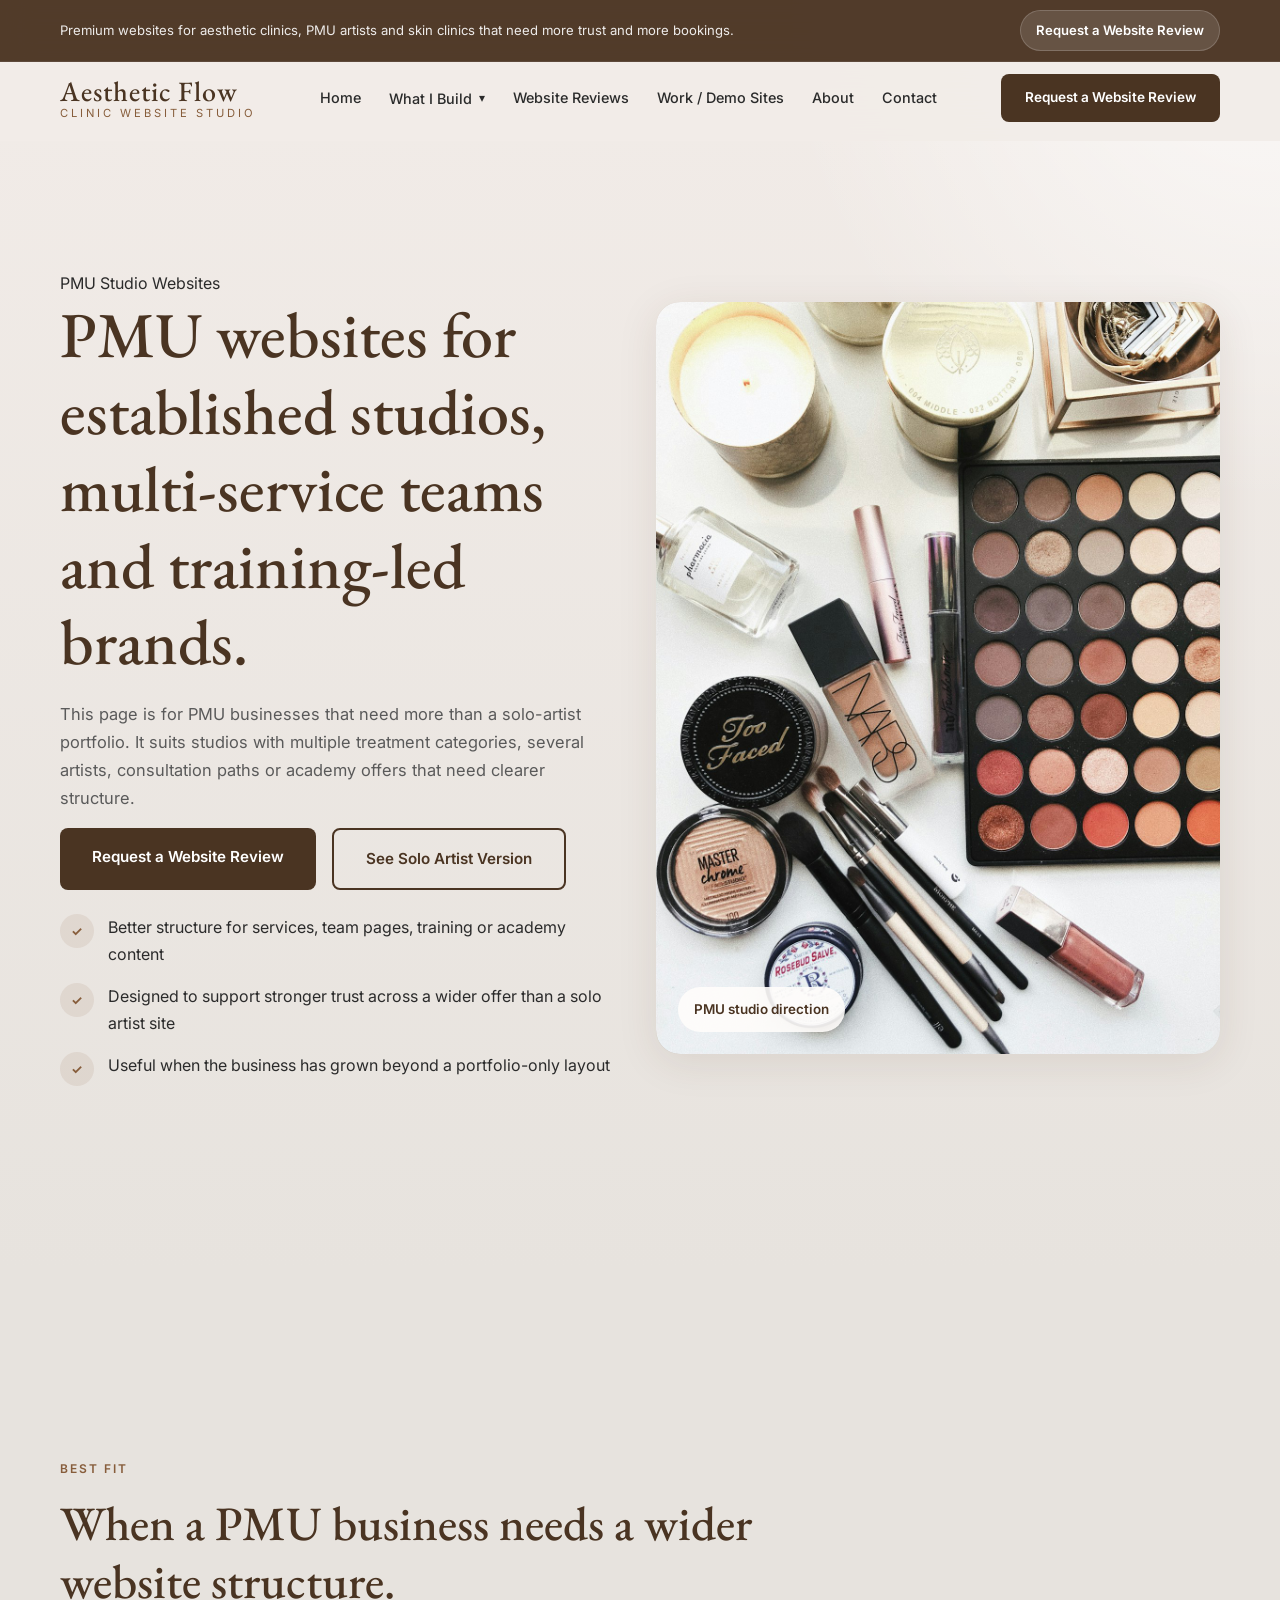
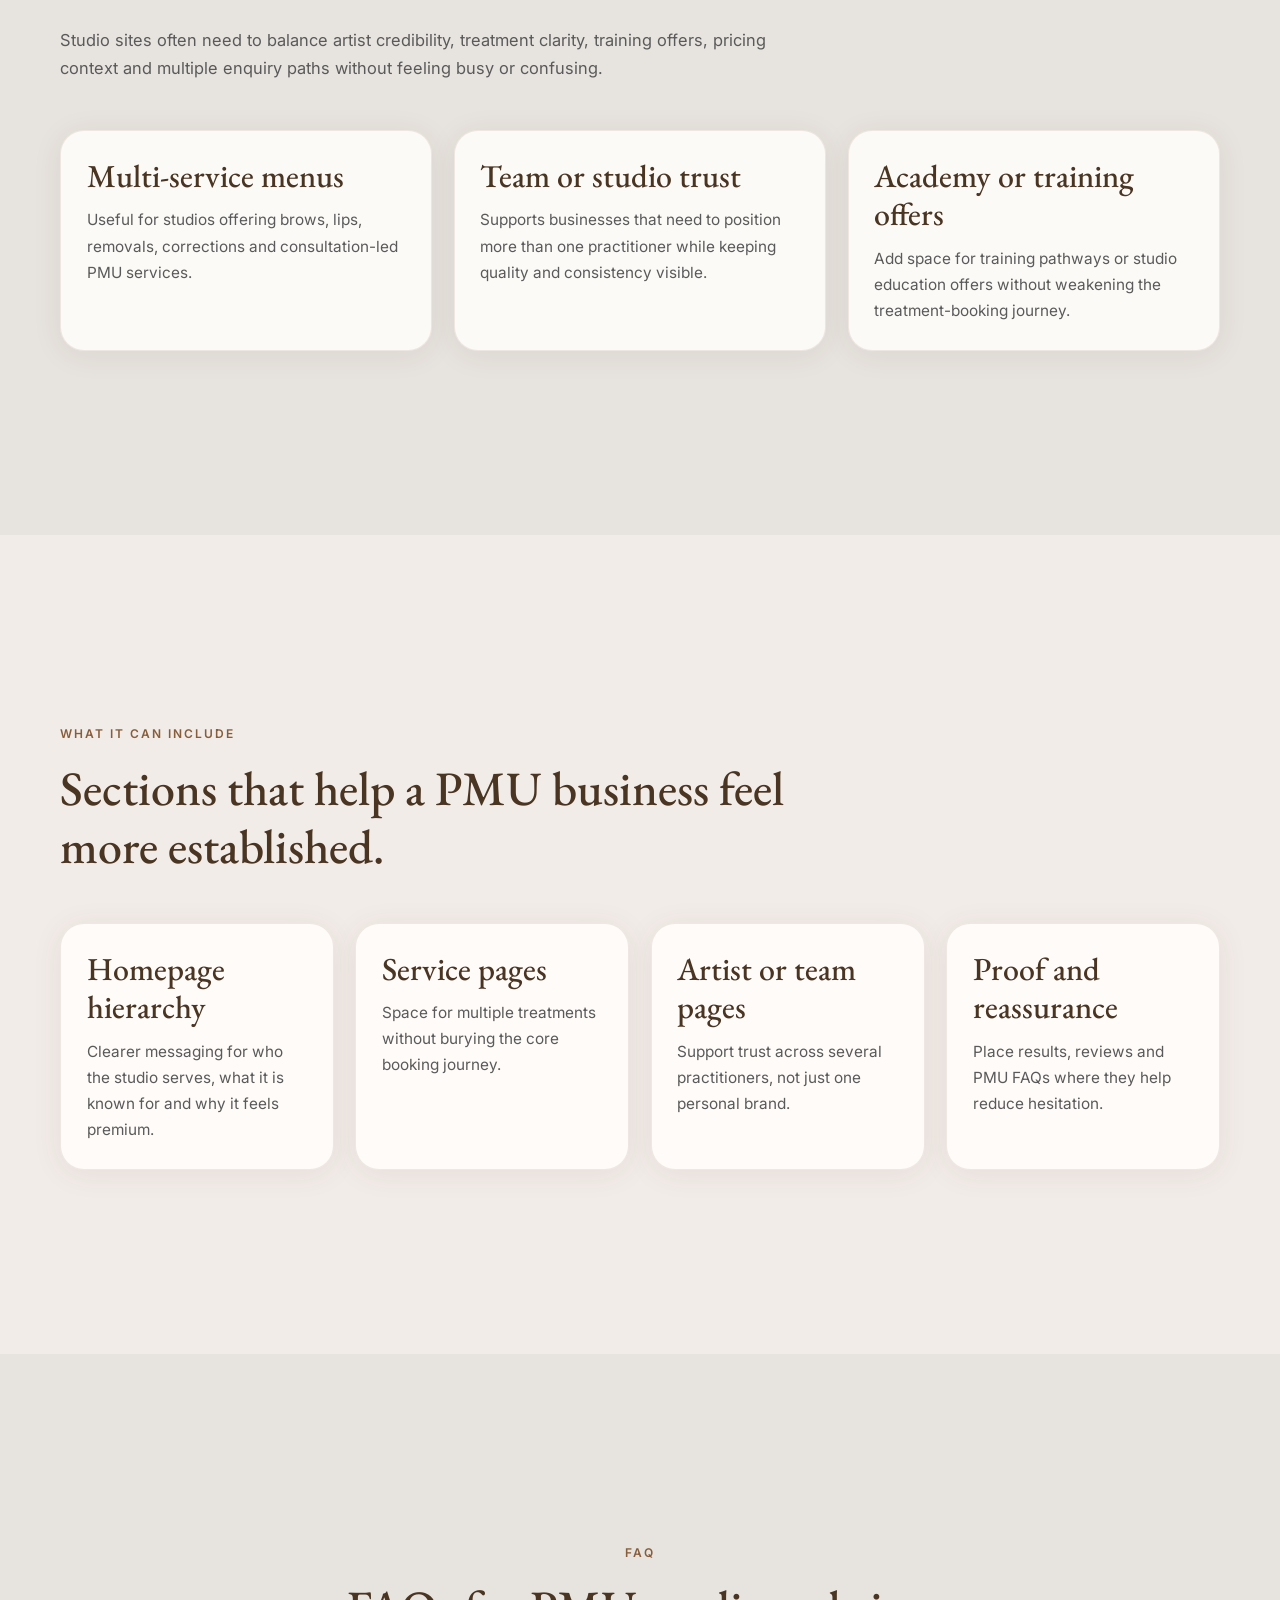
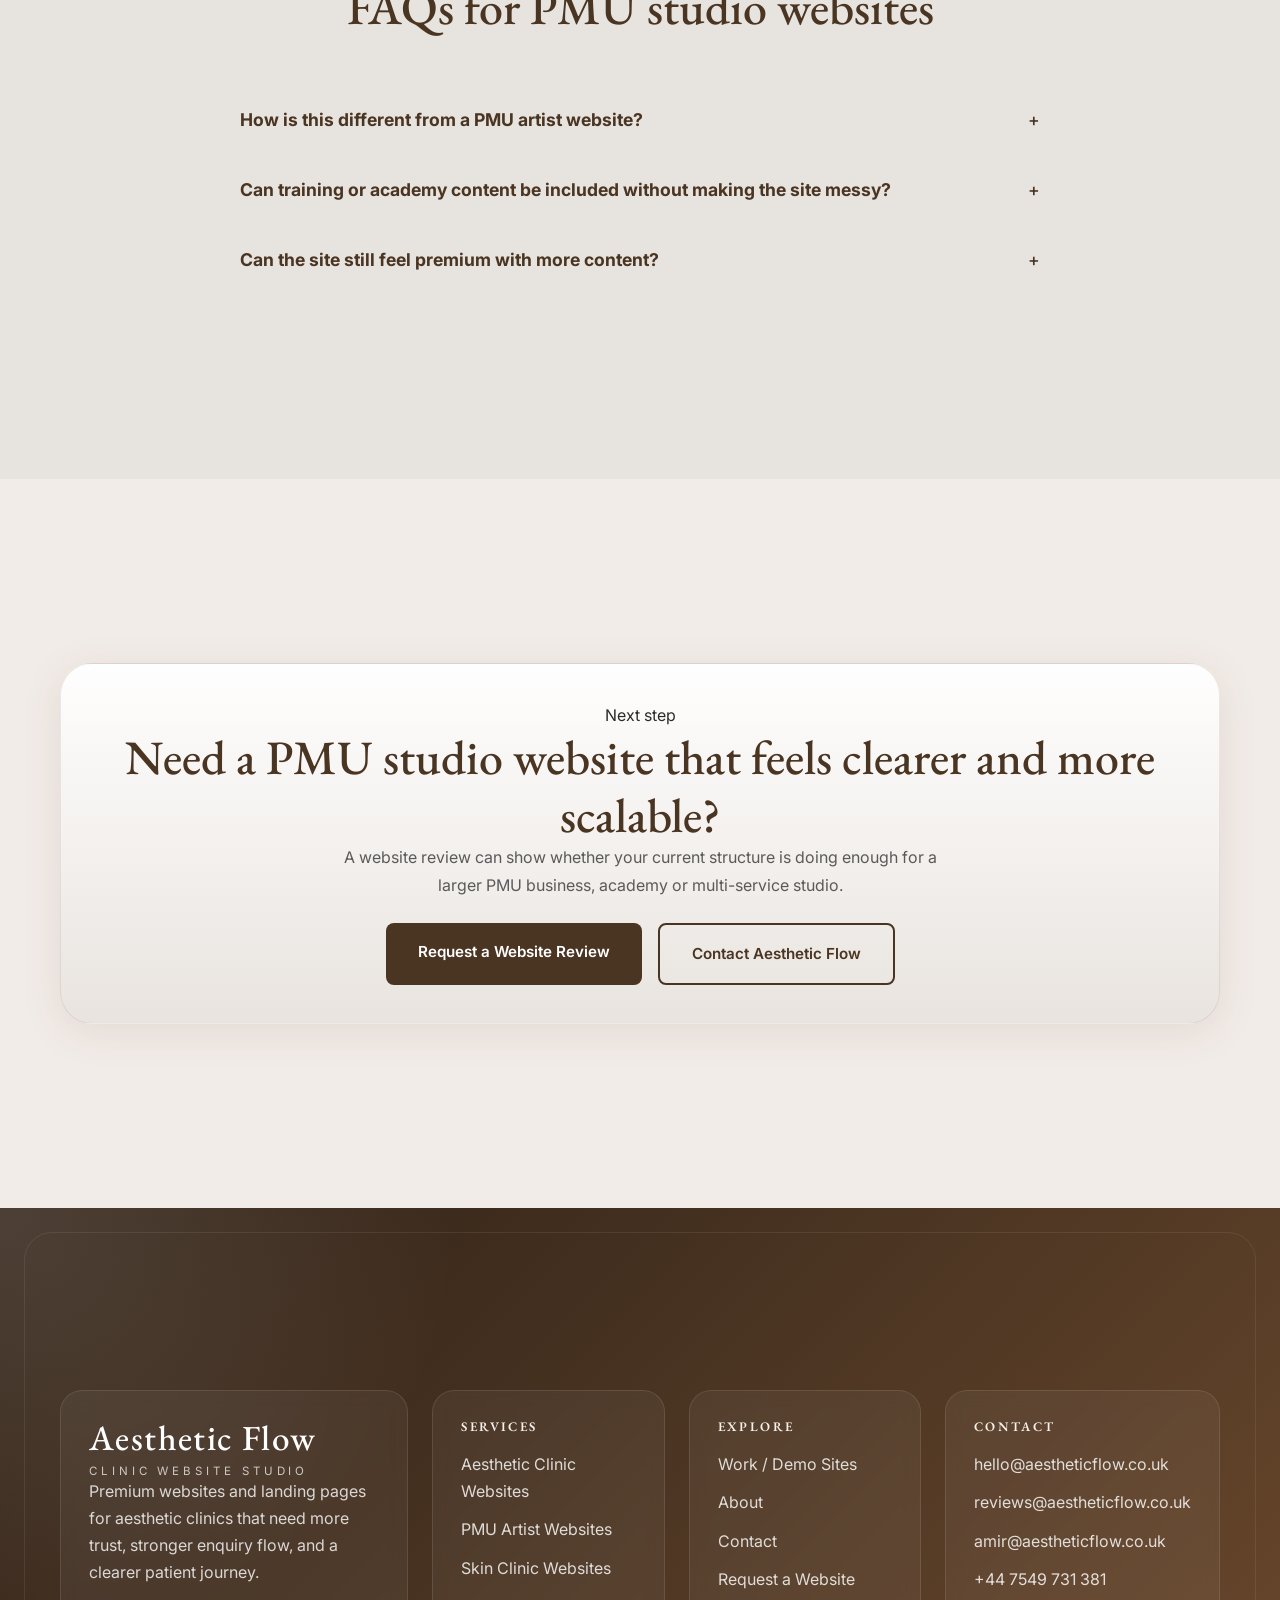
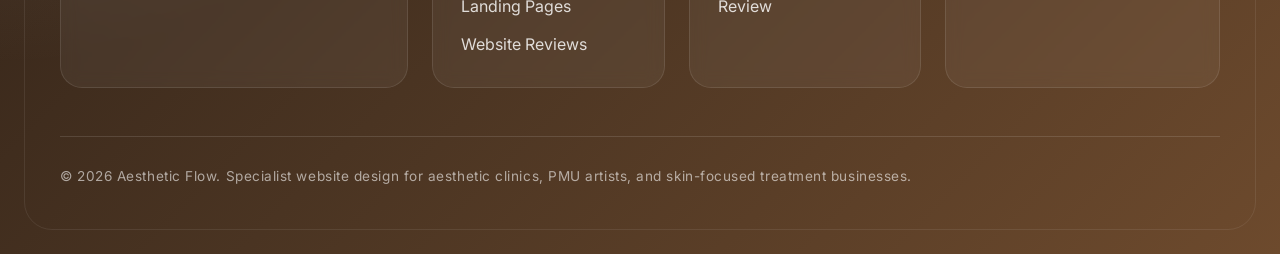
<file: pmu-websites.html>
<!DOCTYPE html>
<html lang="en">
<head>
  <meta charset="UTF-8">
  <meta name="viewport" content="width=device-width, initial-scale=1.0">
  <title>PMU Studio Websites | Aesthetic Flow</title>
  <meta name="description" content="PMU studio websites by Aesthetic Flow for permanent makeup businesses, multi-service studios and training-led brands that need stronger trust and clearer booking flow.">
  <link rel="preconnect" href="https://fonts.googleapis.com">
  <link rel="preconnect" href="https://fonts.gstatic.com" crossorigin>
  <link href="https://fonts.googleapis.com/css2?family=EB+Garamond:wght@400;500;600&family=Inter:wght@400;500;600;700&display=swap" rel="stylesheet">
  <link rel="stylesheet" href="styles.css">
</head>
<body>
  <div class="demo-banner"><div class="demo-banner-container"><p>Premium websites for aesthetic clinics, PMU artists and skin clinics that need more trust and more bookings.</p><a href="contact.html#website-review" class="demo-banner-link">Request a Website Review</a></div></div>
  <nav class="navbar" id="navbar"><div class="nav-container"><a href="index.html" class="nav-logo"><span class="logo-text">Aesthetic Flow</span><span class="logo-sub">Clinic Website Studio</span></a><ul class="nav-links"><li><a href="index.html">Home</a></li><li class="nav-dropdown nav-mega-dropdown"><button class="nav-dropdown-toggle" type="button" aria-expanded="false">What I Build <span class="nav-caret">&#9662;</span></button><div class="nav-dropdown-menu mega-menu" role="menu" aria-label="What I Build services"><div class="mega-menu-grid"><a href="aesthetics-clinic-websites.html" class="mega-menu-card" style="--card-bg: url('https://images.unsplash.com/photo-1582719478250-c89cae4dc85b?auto=format&fit=crop&w=1400&q=80');"><span class="mega-card-category">Clinic Websites</span><span class="mega-card-title">Aesthetic Clinic Websites</span><span class="mega-card-desc">Premium clinic websites designed to turn treatment interest into higher-trust enquiries.</span></a><a href="pmu-artist-websites.html" class="mega-menu-card" style="--card-bg: url('https://images.unsplash.com/photo-1616394584738-fc6e612e71b9?auto=format&fit=crop&w=1400&q=80');"><span class="mega-card-category">Permanent Makeup</span><span class="mega-card-title">PMU Artist Websites</span><span class="mega-card-desc">Luxury PMU pages for brows, lips, and artist brands that need stronger booking flow.</span></a><a href="skin-clinic-websites.html" class="mega-menu-card" style="--card-bg: url('https://images.unsplash.com/photo-1515377905703-c4788e51af15?auto=format&fit=crop&w=1400&q=80');"><span class="mega-card-category">Skin Clinics</span><span class="mega-card-title">Skin Clinic Websites</span><span class="mega-card-desc">Clean, high-trust treatment journeys for facials, skincare programmes, and consultation-led services.</span></a><a href="landing-pages.html" class="mega-menu-card" style="--card-bg: url('https://images.unsplash.com/photo-1521590832167-7bcbfaa6381f?auto=format&fit=crop&w=1400&q=80');"><span class="mega-card-category">Lead Generation</span><span class="mega-card-title">Landing Pages</span><span class="mega-card-desc">Focused campaign pages built around one treatment, one offer, and one next step.</span></a><a href="website-reviews.html" class="mega-menu-card" style="--card-bg: url('https://images.unsplash.com/photo-1570172619644-dfd03ed5d881?auto=format&fit=crop&w=1400&q=80');"><span class="mega-card-category">Performance Audit</span><span class="mega-card-title">Website Reviews</span><span class="mega-card-desc">Review your homepage, trust signals, and booking journey to uncover why visitors are not converting.</span></a><a href="work.html" class="mega-menu-card" style="--card-bg: url('https://images.unsplash.com/photo-1524504388940-b1c1722653e1?auto=format&fit=crop&w=1400&q=80');"><span class="mega-card-category">Demo Sites</span><span class="mega-card-title">Work / Demo Sites</span><span class="mega-card-desc">Concept builds and template directions showing how Aesthetic Flow approaches growth-focused design.</span></a></div></div></li><li><a href="website-reviews.html">Website Reviews</a></li><li><a href="work.html">Work / Demo Sites</a></li><li><a href="about.html">About</a></li><li><a href="contact.html">Contact</a></li></ul><a href="contact.html#website-review" class="nav-cta">Request a Website Review</a><button class="mobile-toggle" id="mobileToggle" aria-label="Toggle menu"><span></span><span></span><span></span></button></div></nav>
  <div class="mobile-menu" id="mobileMenu"><ul class="mobile-nav-links"><li><a href="index.html">Home</a></li><li class="mobile-nav-group"><button class="mobile-nav-toggle" type="button" aria-expanded="false"><span>What I Build</span><span class="mobile-nav-caret">&#9662;</span></button><div class="mobile-submenu"><a href="aesthetics-clinic-websites.html">Aesthetic Clinic Websites</a><a href="pmu-artist-websites.html">PMU Artist Websites</a><a href="skin-clinic-websites.html">Skin Clinic Websites</a><a href="landing-pages.html">Landing Pages</a><a href="website-reviews.html">Website Reviews</a><a href="work.html">Demo Sites / Work</a></div></li><li><a href="website-reviews.html">Website Reviews</a></li><li><a href="work.html">Work / Demo Sites</a></li><li><a href="about.html">About</a></li><li><a href="contact.html">Contact</a></li></ul><a href="contact.html#website-review" class="mobile-cta">Request a Website Review</a></div>
  <a href="contact.html#website-review" class="mobile-floating-cta">Website Review</a>
  <main>
    <section class="page-hero"><div class="section-container page-hero-grid"><div class="page-summary"><span class="eyebrow">PMU Studio Websites</span><h1>PMU websites for established studios, multi-service teams and training-led brands.</h1><p>This page is for PMU businesses that need more than a solo-artist portfolio. It suits studios with multiple treatment categories, several artists, consultation paths or academy offers that need clearer structure.</p><div class="hero-actions"><a href="contact.html#website-review" class="btn btn-primary">Request a Website Review</a><a href="pmu-artist-websites.html" class="btn btn-secondary">See Solo Artist Version</a></div><ul class="feature-list"><li><span class="bullet">&#10003;</span><span>Better structure for services, team pages, training or academy content</span></li><li><span class="bullet">&#10003;</span><span>Designed to support stronger trust across a wider offer than a solo artist site</span></li><li><span class="bullet">&#10003;</span><span>Useful when the business has grown beyond a portfolio-only layout</span></li></ul></div><div class="placeholder-media media-shell hero-card-media"><img src="images/brows.jpg" alt="PMU studio website direction"><span class="placeholder-label">PMU studio direction</span></div></div></section>
    <section class="section section-alt"><div class="section-container"><div class="section-heading"><span class="section-tag">Best Fit</span><h2>When a PMU business needs a wider website structure.</h2><p>Studio sites often need to balance artist credibility, treatment clarity, training offers, pricing context and multiple enquiry paths without feeling busy or confusing.</p></div><div class="page-feature-grid"><article class="feature-card"><h3>Multi-service menus</h3><p>Useful for studios offering brows, lips, removals, corrections and consultation-led PMU services.</p></article><article class="feature-card"><h3>Team or studio trust</h3><p>Supports businesses that need to position more than one practitioner while keeping quality and consistency visible.</p></article><article class="feature-card"><h3>Academy or training offers</h3><p>Add space for training pathways or studio education offers without weakening the treatment-booking journey.</p></article></div></div></section>
    <section class="section"><div class="section-container"><div class="section-heading"><span class="section-tag">What it can include</span><h2>Sections that help a PMU business feel more established.</h2></div><div class="benefit-grid"><article class="benefit-card"><h3>Homepage hierarchy</h3><p>Clearer messaging for who the studio serves, what it is known for and why it feels premium.</p></article><article class="benefit-card"><h3>Service pages</h3><p>Space for multiple treatments without burying the core booking journey.</p></article><article class="benefit-card"><h3>Artist or team pages</h3><p>Support trust across several practitioners, not just one personal brand.</p></article><article class="benefit-card"><h3>Proof and reassurance</h3><p>Place results, reviews and PMU FAQs where they help reduce hesitation.</p></article></div></div></section>
    <section class="section section-alt"><div class="section-container"><div class="section-heading centered"><span class="section-tag">FAQ</span><h2>FAQs for PMU studio websites</h2></div><div class="faq-list"><article class="faq-item"><button class="faq-question" type="button"><strong>How is this different from a PMU artist website?</strong><span>+</span></button><div class="faq-answer"><p>PMU artist websites are better for a solo brand where the person is the product. PMU studio websites are better when the business needs broader service structure, team credibility or more than one conversion path.</p></div></article><article class="faq-item"><button class="faq-question" type="button"><strong>Can training or academy content be included without making the site messy?</strong><span>+</span></button><div class="faq-answer"><p>Yes. The goal is to separate treatment and training journeys clearly so each audience sees the right next step without confusion.</p></div></article><article class="faq-item"><button class="faq-question" type="button"><strong>Can the site still feel premium with more content?</strong><span>+</span></button><div class="faq-answer"><p>Yes. The structure matters more when the offer is larger. Good hierarchy keeps the site calm even when the business has several services or offers.</p></div></article></div></div></section>
    <section class="section"><div class="section-container"><div class="final-cta"><span class="eyebrow">Next step</span><h2>Need a PMU studio website that feels clearer and more scalable?</h2><p>A website review can show whether your current structure is doing enough for a larger PMU business, academy or multi-service studio.</p><div class="cta-actions"><a href="contact.html#website-review" class="btn btn-primary">Request a Website Review</a><a href="contact.html" class="btn btn-secondary">Contact Aesthetic Flow</a></div></div></div></section>
  </main>
  <footer class="footer"><div class="section-container"><div class="footer-grid"><div class="footer-card"><a href="index.html" class="footer-logo"><span class="logo-text">Aesthetic Flow</span><span class="logo-sub">Clinic Website Studio</span></a><p>Premium websites and landing pages for aesthetic clinics that need more trust, stronger enquiry flow, and a clearer patient journey.</p></div><div class="footer-card"><h4>Services</h4><ul><li><a href="aesthetics-clinic-websites.html">Aesthetic Clinic Websites</a></li><li><a href="pmu-artist-websites.html">PMU Artist Websites</a></li><li><a href="skin-clinic-websites.html">Skin Clinic Websites</a></li><li><a href="landing-pages.html">Landing Pages</a></li><li><a href="website-reviews.html">Website Reviews</a></li></ul></div><div class="footer-card"><h4>Explore</h4><ul><li><a href="work.html">Work / Demo Sites</a></li><li><a href="about.html">About</a></li><li><a href="contact.html">Contact</a></li><li><a href="contact.html#website-review">Request a Website Review</a></li></ul></div><div class="footer-card"><h4>Contact</h4><ul><li><a href="mailto:hello@aestheticflow.co.uk">hello@aestheticflow.co.uk</a></li><li><a href="mailto:reviews@aestheticflow.co.uk">reviews@aestheticflow.co.uk</a></li><li><a href="mailto:amir@aestheticflow.co.uk">amir@aestheticflow.co.uk</a></li><li><a href="tel:+447549731381">+44 7549 731 381</a></li></ul></div></div><div class="footer-bottom"><p>&copy; 2026 Aesthetic Flow. Specialist website design for aesthetic clinics, PMU artists, and skin-focused treatment businesses.</p></div></div></footer>
  <script src="script.js"></script>
</body>
</html>
</file>
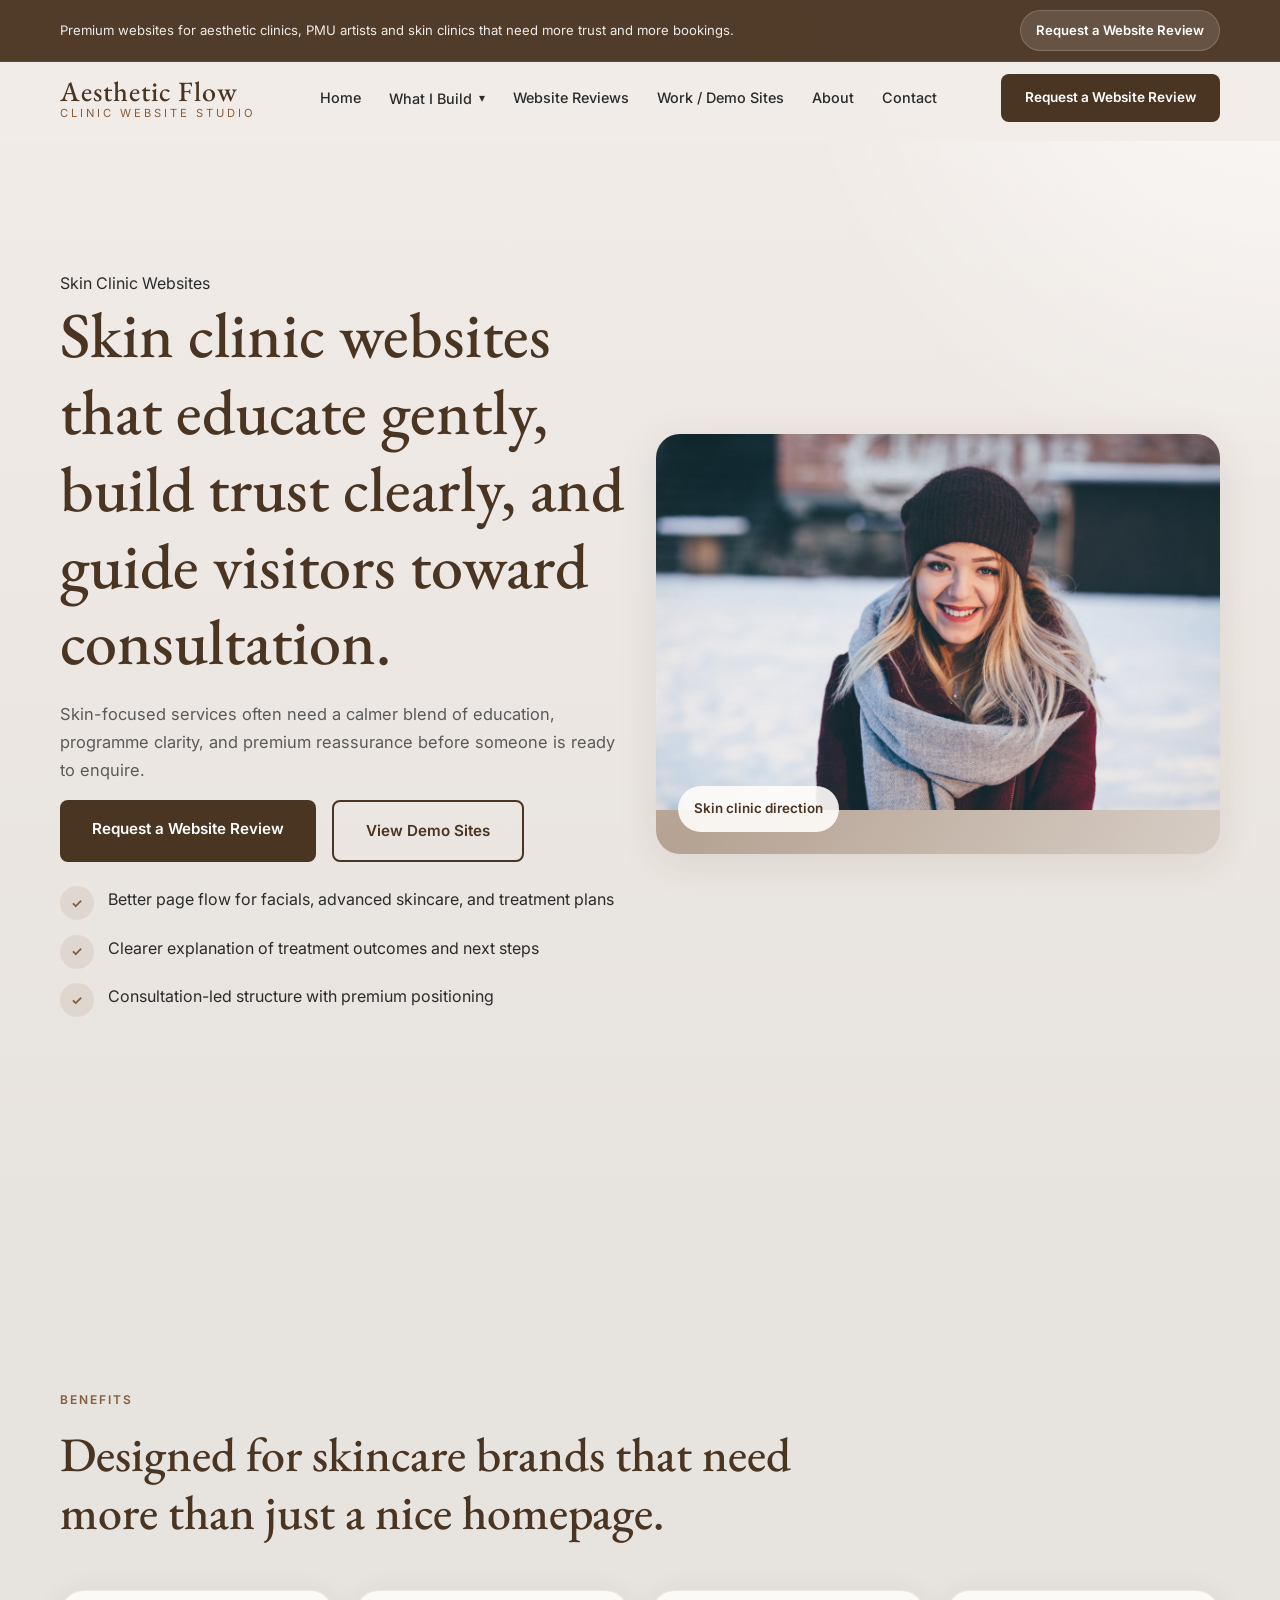
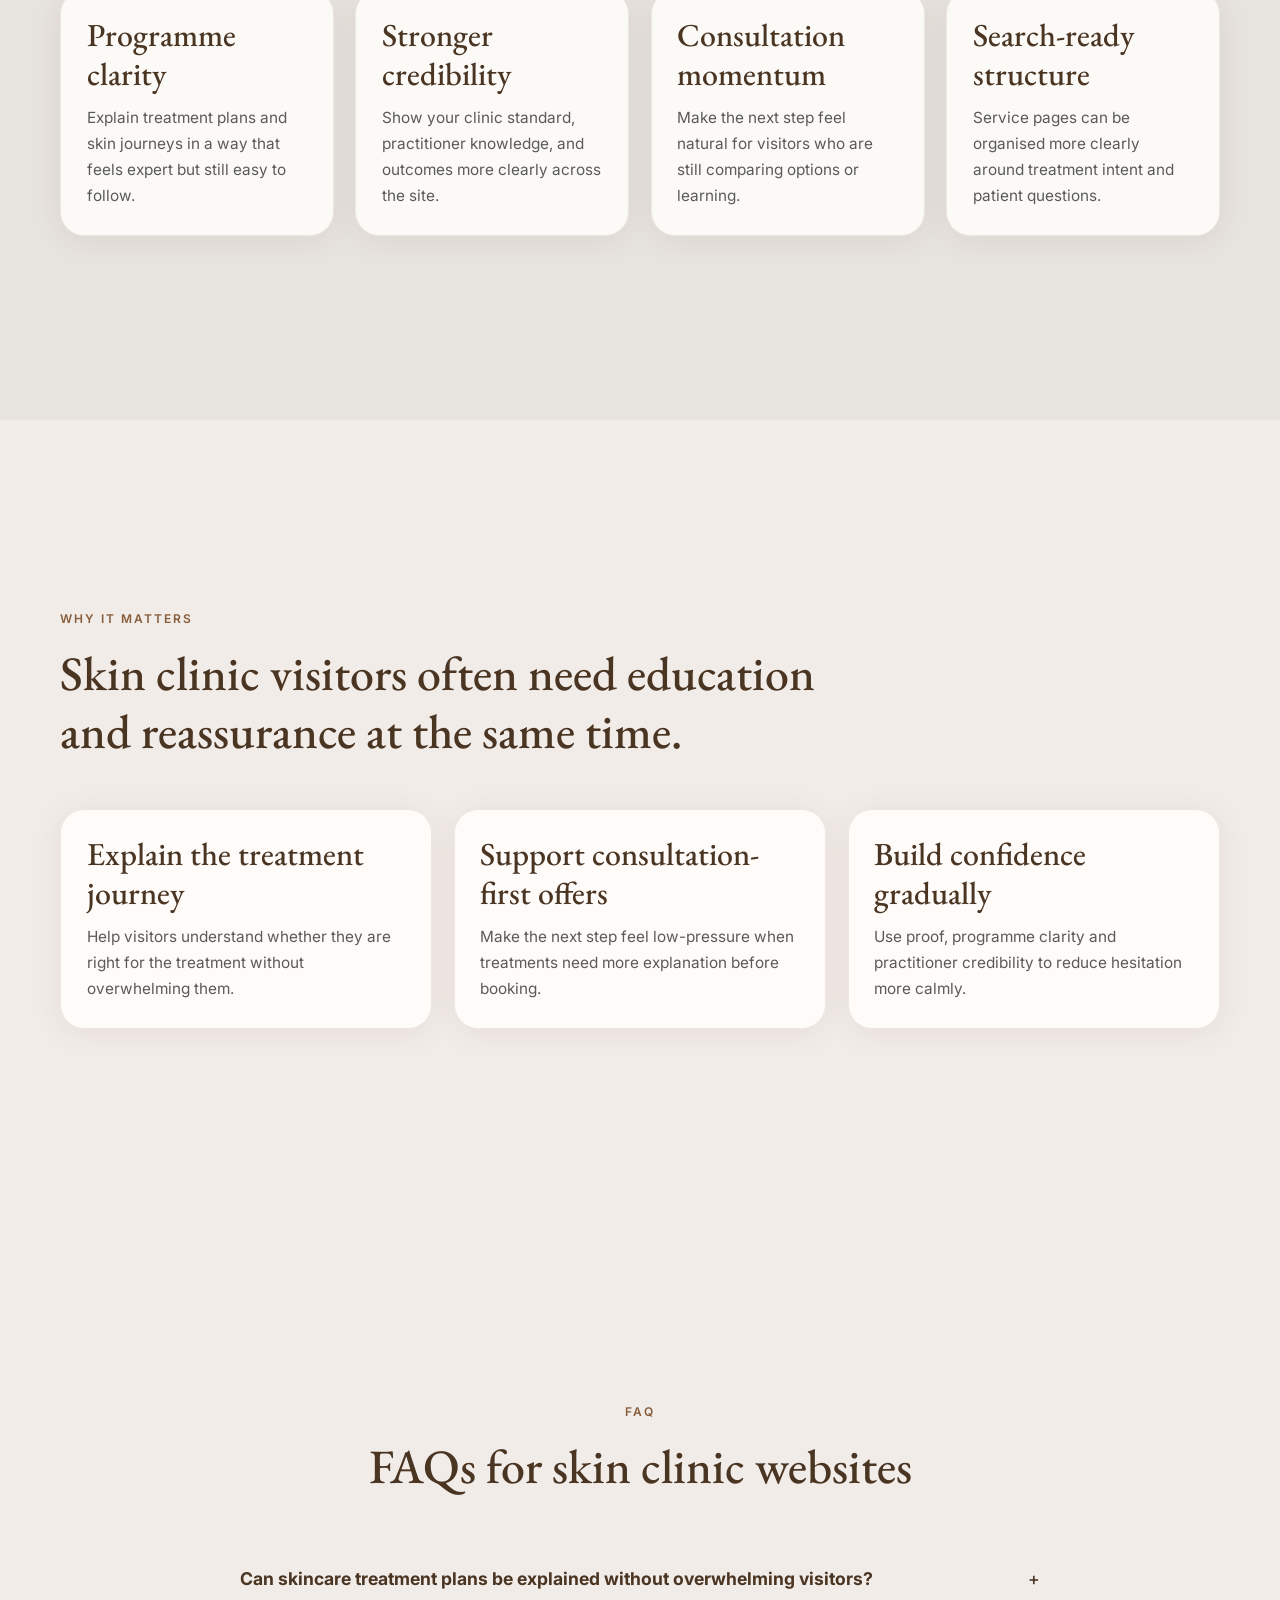
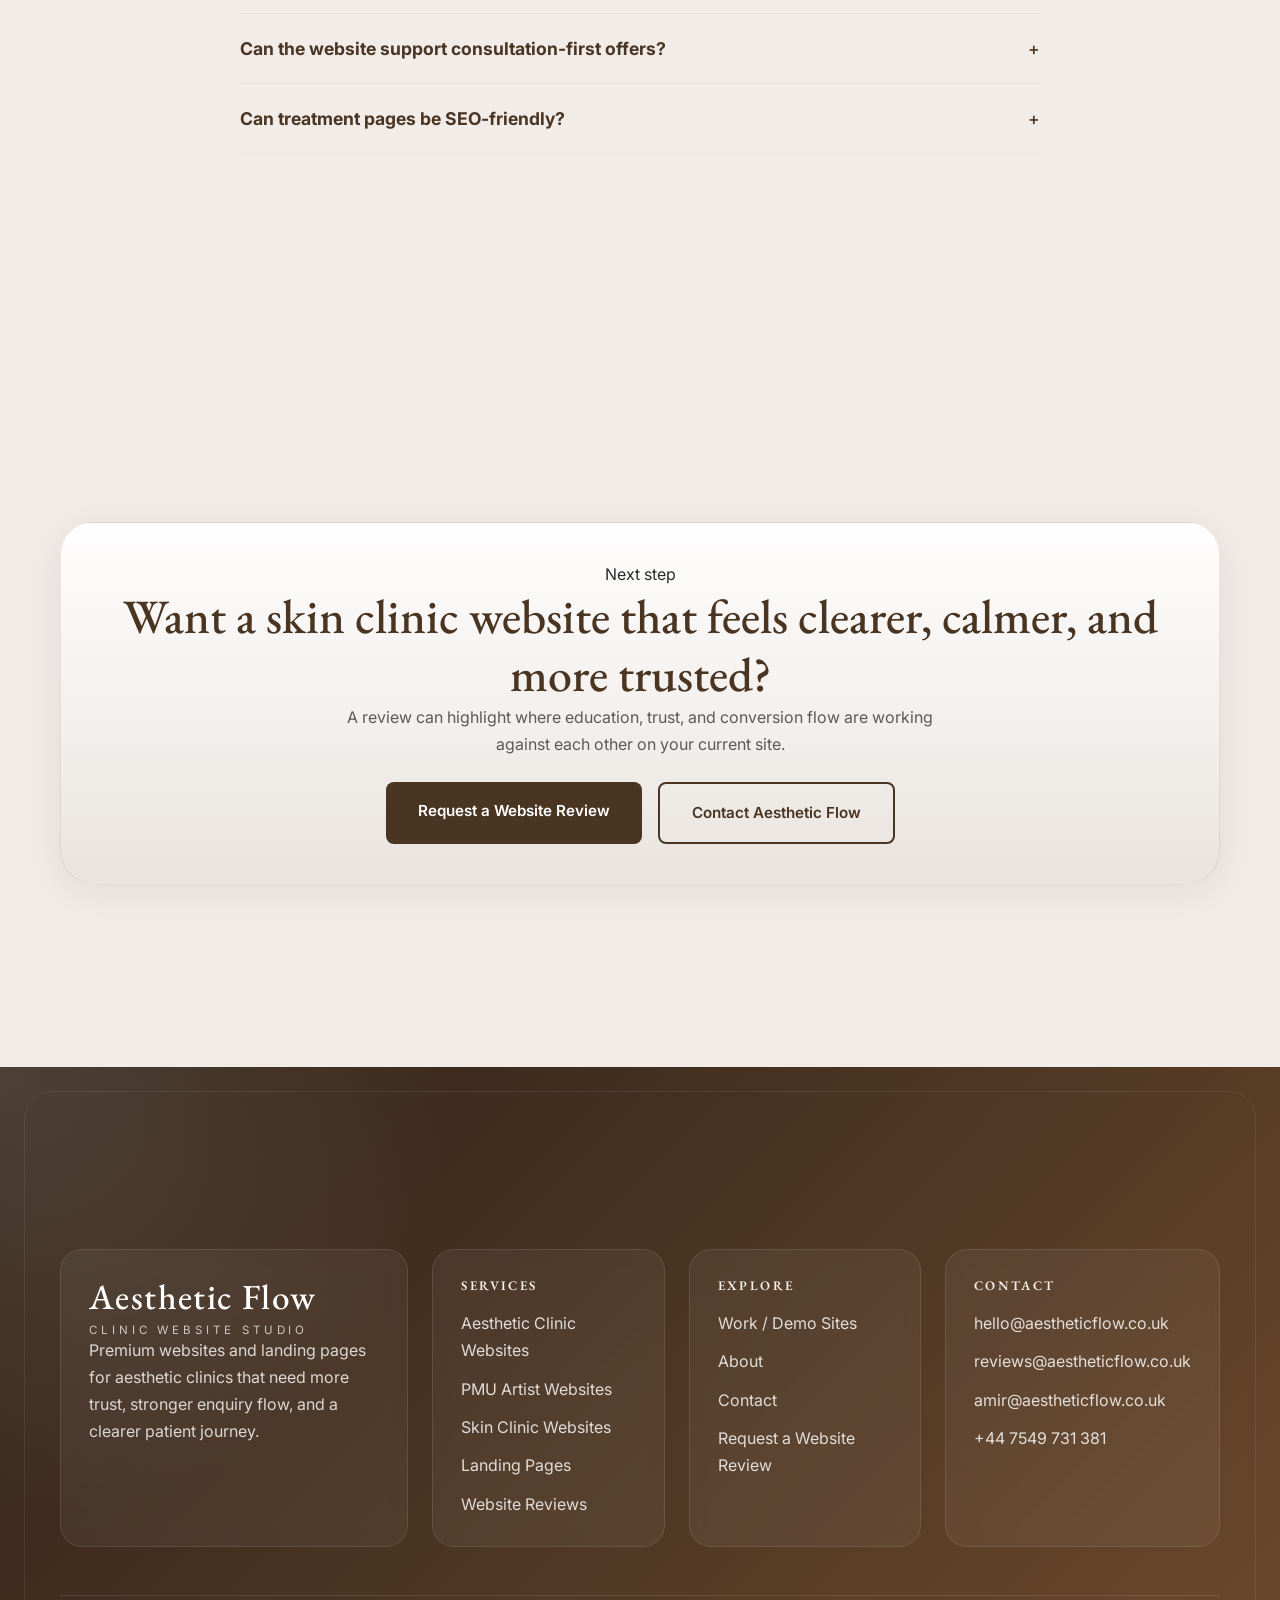
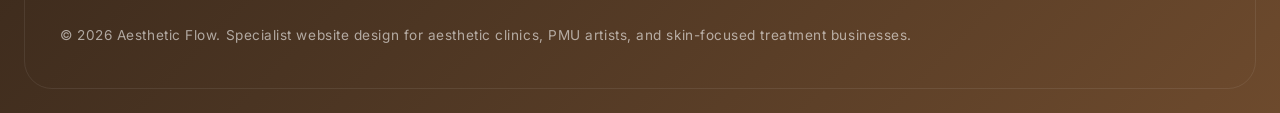
<file: skin-clinic-websites.html>
<!DOCTYPE html>
<html lang="en">
<head><meta charset="UTF-8"><meta name="viewport" content="width=device-width, initial-scale=1.0"><title>Skin Clinic Websites | Aesthetic Flow</title><meta name="description" content="Skin clinic websites by Aesthetic Flow for facial clinics, skincare programmes, and treatment-led brands that need stronger trust and conversion flow."><link rel="preconnect" href="https://fonts.googleapis.com"><link rel="preconnect" href="https://fonts.gstatic.com" crossorigin><link href="https://fonts.googleapis.com/css2?family=EB+Garamond:wght@400;500;600&family=Inter:wght@400;500;600;700&display=swap" rel="stylesheet"><link rel="stylesheet" href="styles.css"></head>
<body>
  <div class="demo-banner"><div class="demo-banner-container"><p>Premium websites for aesthetic clinics, PMU artists and skin clinics that need more trust and more bookings.</p><a href="contact.html#website-review" class="demo-banner-link">Request a Website Review</a></div></div>
  <nav class="navbar" id="navbar"><div class="nav-container"><a href="index.html" class="nav-logo"><span class="logo-text">Aesthetic Flow</span><span class="logo-sub">Clinic Website Studio</span></a><ul class="nav-links"><li><a href="index.html">Home</a></li><li class="nav-dropdown nav-mega-dropdown"><button class="nav-dropdown-toggle" type="button" aria-expanded="false">What I Build <span class="nav-caret">&#9662;</span></button><div class="nav-dropdown-menu mega-menu" role="menu" aria-label="What I Build services"><div class="mega-menu-grid"><a href="aesthetics-clinic-websites.html" class="mega-menu-card" style="--card-bg: url('https://images.unsplash.com/photo-1582719478250-c89cae4dc85b?auto=format&fit=crop&w=1400&q=80');"><span class="mega-card-category">Clinic Websites</span><span class="mega-card-title">Aesthetic Clinic Websites</span><span class="mega-card-desc">Premium clinic websites designed to turn treatment interest into higher-trust enquiries.</span></a><a href="pmu-artist-websites.html" class="mega-menu-card" style="--card-bg: url('https://images.unsplash.com/photo-1616394584738-fc6e612e71b9?auto=format&fit=crop&w=1400&q=80');"><span class="mega-card-category">Permanent Makeup</span><span class="mega-card-title">PMU Artist Websites</span><span class="mega-card-desc">Luxury PMU pages for brows, lips, and artist brands that need stronger booking flow.</span></a><a href="skin-clinic-websites.html" class="mega-menu-card" style="--card-bg: url('https://images.unsplash.com/photo-1515377905703-c4788e51af15?auto=format&fit=crop&w=1400&q=80');"><span class="mega-card-category">Skin Clinics</span><span class="mega-card-title">Skin Clinic Websites</span><span class="mega-card-desc">Clean, high-trust treatment journeys for facials, skincare programmes, and consultation-led services.</span></a><a href="landing-pages.html" class="mega-menu-card" style="--card-bg: url('https://images.unsplash.com/photo-1521590832167-7bcbfaa6381f?auto=format&fit=crop&w=1400&q=80');"><span class="mega-card-category">Lead Generation</span><span class="mega-card-title">Landing Pages</span><span class="mega-card-desc">Focused campaign pages built around one treatment, one offer, and one next step.</span></a><a href="website-reviews.html" class="mega-menu-card" style="--card-bg: url('https://images.unsplash.com/photo-1570172619644-dfd03ed5d881?auto=format&fit=crop&w=1400&q=80');"><span class="mega-card-category">Performance Audit</span><span class="mega-card-title">Website Reviews</span><span class="mega-card-desc">Review your homepage, trust signals, and booking journey to uncover why visitors are not converting.</span></a><a href="work.html" class="mega-menu-card" style="--card-bg: url('https://images.unsplash.com/photo-1524504388940-b1c1722653e1?auto=format&fit=crop&w=1400&q=80');"><span class="mega-card-category">Demo Sites</span><span class="mega-card-title">Work / Demo Sites</span><span class="mega-card-desc">Concept builds and template directions showing how Aesthetic Flow approaches growth-focused design.</span></a></div></div></li><li><a href="website-reviews.html">Website Reviews</a></li><li><a href="work.html">Work / Demo Sites</a></li><li><a href="about.html">About</a></li><li><a href="contact.html">Contact</a></li></ul><a href="contact.html#website-review" class="nav-cta">Request a Website Review</a><button class="mobile-toggle" id="mobileToggle" aria-label="Toggle menu"><span></span><span></span><span></span></button></div></nav>
  <div class="mobile-menu" id="mobileMenu"><ul class="mobile-nav-links"><li><a href="index.html">Home</a></li><li class="mobile-nav-group"><button class="mobile-nav-toggle" type="button" aria-expanded="false"><span>What I Build</span><span class="mobile-nav-caret">&#9662;</span></button><div class="mobile-submenu"><a href="aesthetics-clinic-websites.html">Aesthetic Clinic Websites</a><a href="pmu-artist-websites.html">PMU Artist Websites</a><a href="skin-clinic-websites.html">Skin Clinic Websites</a><a href="landing-pages.html">Landing Pages</a><a href="website-reviews.html">Website Reviews</a><a href="work.html">Demo Sites / Work</a></div></li><li><a href="website-reviews.html">Website Reviews</a></li><li><a href="work.html">Work / Demo Sites</a></li><li><a href="about.html">About</a></li><li><a href="contact.html">Contact</a></li></ul><a href="contact.html#website-review" class="mobile-cta">Request a Website Review</a></div>
  <a href="contact.html#website-review" class="mobile-floating-cta">Website Review</a>
  <main><section class="page-hero"><div class="section-container page-hero-grid"><div class="page-summary"><span class="eyebrow">Skin Clinic Websites</span><h1>Skin clinic websites that educate gently, build trust clearly, and guide visitors toward consultation.</h1><p>Skin-focused services often need a calmer blend of education, programme clarity, and premium reassurance before someone is ready to enquire.</p><div class="hero-actions"><a href="contact.html#website-review" class="btn btn-primary">Request a Website Review</a><a href="work.html" class="btn btn-secondary">View Demo Sites</a></div><ul class="feature-list"><li><span class="bullet">✓</span><span>Better page flow for facials, advanced skincare, and treatment plans</span></li><li><span class="bullet">✓</span><span>Clearer explanation of treatment outcomes and next steps</span></li><li><span class="bullet">✓</span><span>Consultation-led structure with premium positioning</span></li></ul></div><div class="placeholder-media media-shell hero-card-media"><img src="images/skin-booster.jpg" alt="Skin clinic website concept"><span class="placeholder-label">Skin clinic direction</span></div></div></section><section class="section section-alt"><div class="section-container"><div class="section-heading"><span class="section-tag">Benefits</span><h2>Designed for skincare brands that need more than just a nice homepage.</h2></div><div class="benefit-grid"><article class="benefit-card"><h3>Programme clarity</h3><p>Explain treatment plans and skin journeys in a way that feels expert but still easy to follow.</p></article><article class="benefit-card"><h3>Stronger credibility</h3><p>Show your clinic standard, practitioner knowledge, and outcomes more clearly across the site.</p></article><article class="benefit-card"><h3>Consultation momentum</h3><p>Make the next step feel natural for visitors who are still comparing options or learning.</p></article><article class="benefit-card"><h3>Search-ready structure</h3><p>Service pages can be organised more clearly around treatment intent and patient questions.</p></article></div></div></section><section class="section"><div class="section-container"><div class="section-heading"><span class="section-tag">Why it matters</span><h2>Skin clinic visitors often need education and reassurance at the same time.</h2></div><div class="page-feature-grid"><article class="feature-card"><h3>Explain the treatment journey</h3><p>Help visitors understand whether they are right for the treatment without overwhelming them.</p></article><article class="feature-card"><h3>Support consultation-first offers</h3><p>Make the next step feel low-pressure when treatments need more explanation before booking.</p></article><article class="feature-card"><h3>Build confidence gradually</h3><p>Use proof, programme clarity and practitioner credibility to reduce hesitation more calmly.</p></article></div></div></section><section class="section"><div class="section-container"><div class="section-heading centered"><span class="section-tag">FAQ</span><h2>FAQs for skin clinic websites</h2></div><div class="faq-list"><article class="faq-item"><button class="faq-question" type="button"><strong>Can skincare treatment plans be explained without overwhelming visitors?</strong><span>+</span></button><div class="faq-answer"><p>Yes. Skin clinic pages can balance education and clarity without turning the visitor journey into a wall of information.</p></div></article><article class="faq-item"><button class="faq-question" type="button"><strong>Can the website support consultation-first offers?</strong><span>+</span></button><div class="faq-answer"><p>Yes. CTA flow can be structured around consultation requests instead of pushing direct booking where that is not the best fit.</p></div></article><article class="faq-item"><button class="faq-question" type="button"><strong>Can treatment pages be SEO-friendly?</strong><span>+</span></button><div class="faq-answer"><p>Yes. A clearer service architecture helps both users and search engines understand the site more effectively.</p></div></article></div></div></section><section class="section"><div class="section-container"><div class="final-cta"><span class="eyebrow">Next step</span><h2>Want a skin clinic website that feels clearer, calmer, and more trusted?</h2><p>A review can highlight where education, trust, and conversion flow are working against each other on your current site.</p><div class="cta-actions"><a href="contact.html#website-review" class="btn btn-primary">Request a Website Review</a><a href="contact.html" class="btn btn-secondary">Contact Aesthetic Flow</a></div></div></div></section></main>
  <footer class="footer"><div class="section-container"><div class="footer-grid"><div class="footer-card"><a href="index.html" class="footer-logo"><span class="logo-text">Aesthetic Flow</span><span class="logo-sub">Clinic Website Studio</span></a><p>Premium websites and landing pages for aesthetic clinics that need more trust, stronger enquiry flow, and a clearer patient journey.</p></div><div class="footer-card"><h4>Services</h4><ul><li><a href="aesthetics-clinic-websites.html">Aesthetic Clinic Websites</a></li><li><a href="pmu-artist-websites.html">PMU Artist Websites</a></li><li><a href="skin-clinic-websites.html">Skin Clinic Websites</a></li><li><a href="landing-pages.html">Landing Pages</a></li><li><a href="website-reviews.html">Website Reviews</a></li></ul></div><div class="footer-card"><h4>Explore</h4><ul><li><a href="work.html">Work / Demo Sites</a></li><li><a href="about.html">About</a></li><li><a href="contact.html">Contact</a></li><li><a href="contact.html#website-review">Request a Website Review</a></li></ul></div><div class="footer-card"><h4>Contact</h4><ul><li><a href="mailto:hello@aestheticflow.co.uk">hello@aestheticflow.co.uk</a></li><li><a href="mailto:reviews@aestheticflow.co.uk">reviews@aestheticflow.co.uk</a></li><li><a href="mailto:amir@aestheticflow.co.uk">amir@aestheticflow.co.uk</a></li><li><a href="tel:+447549731381">+44 7549 731 381</a></li></ul></div></div><div class="footer-bottom"><p>&copy; 2026 Aesthetic Flow. Specialist website design for aesthetic clinics, PMU artists, and skin-focused treatment businesses.</p></div></div></footer>
  <script src="script.js"></script>
</body>
</html>
</file>
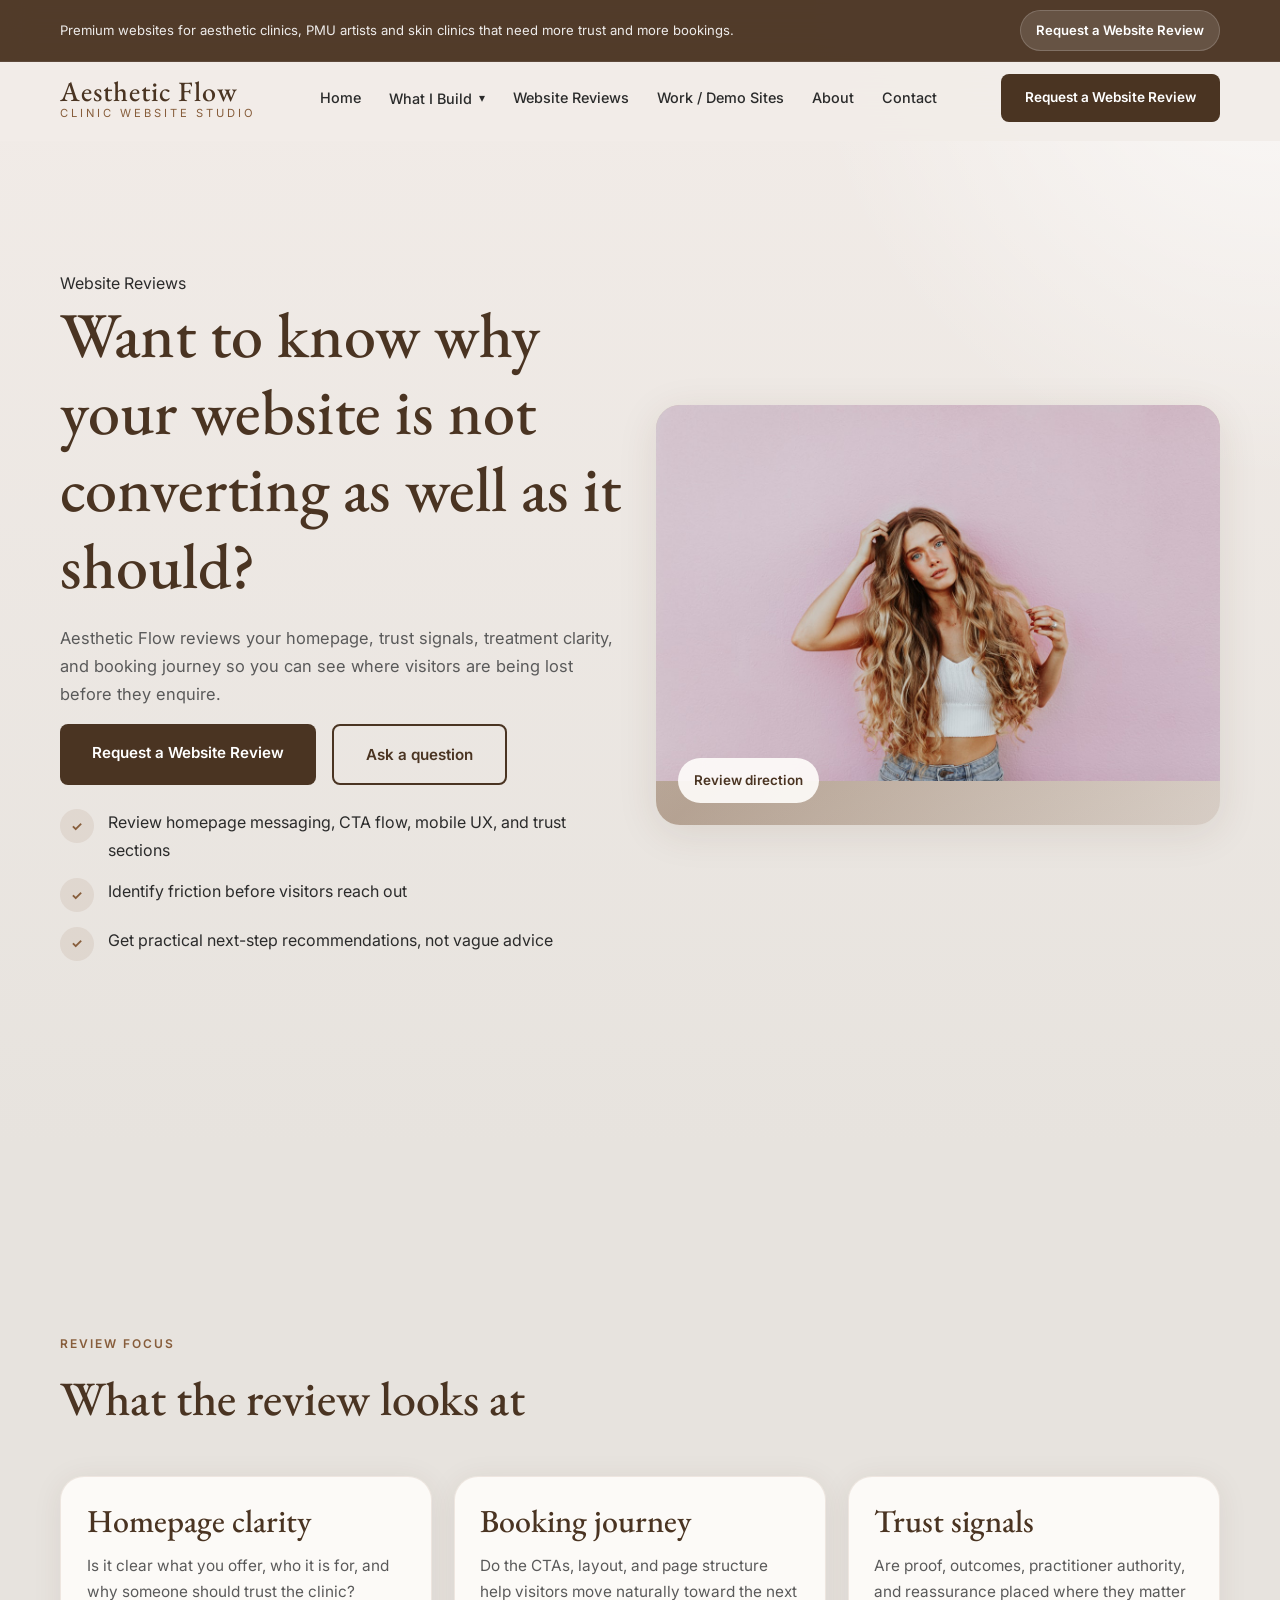
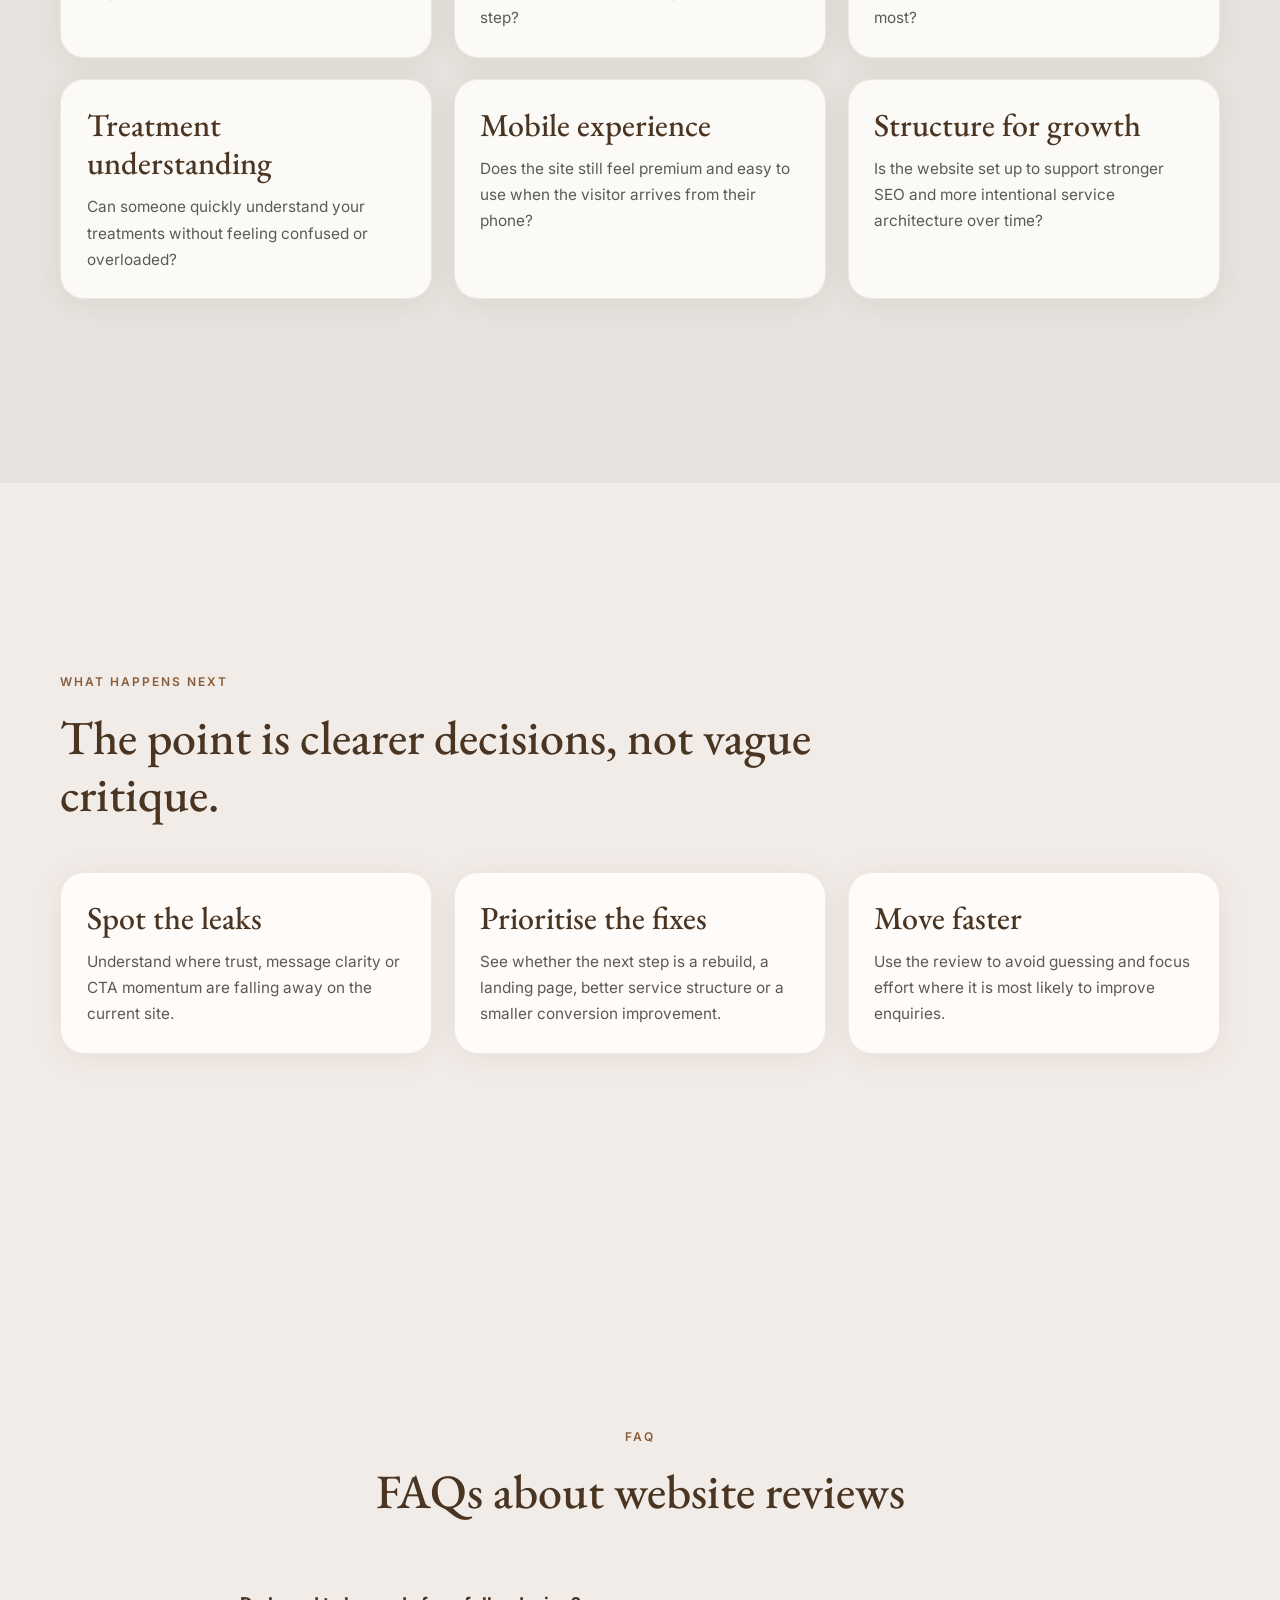
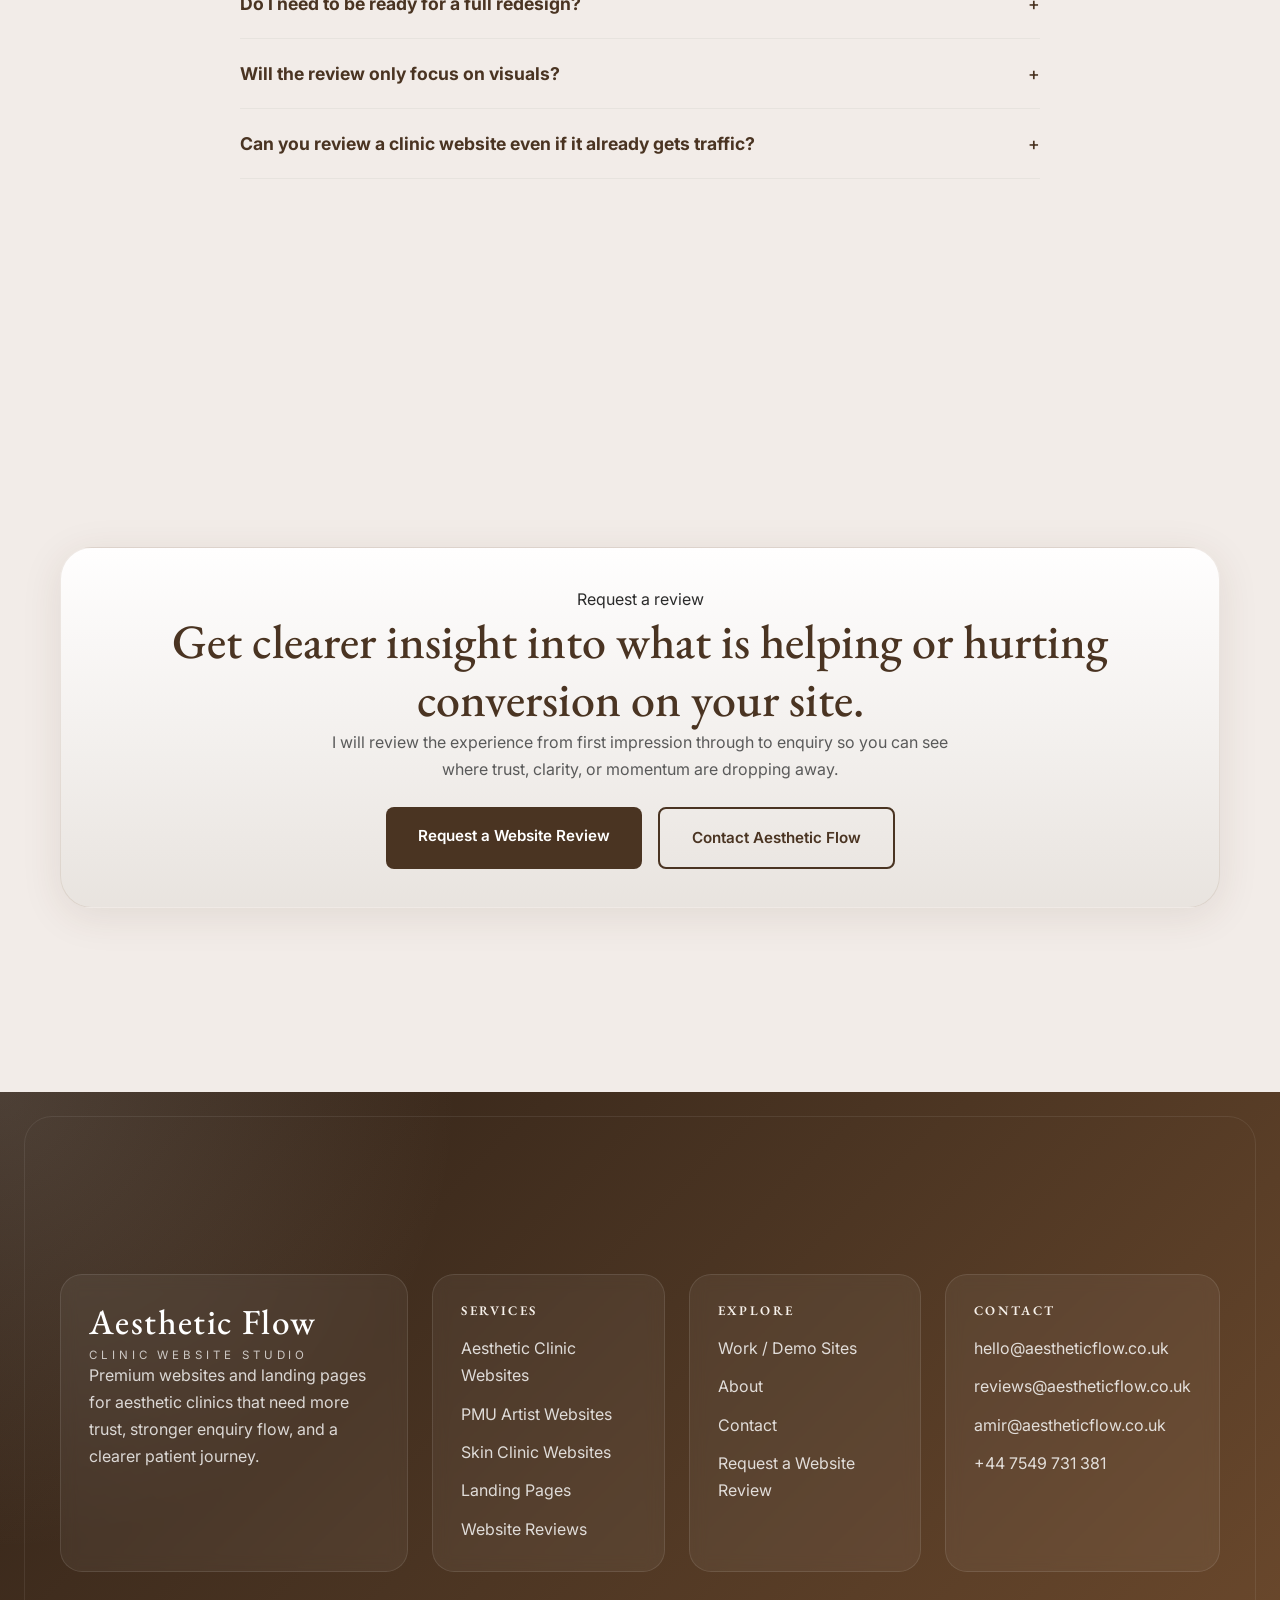
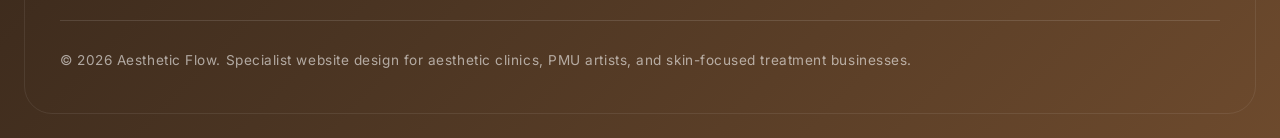
<file: website-reviews.html>
<!DOCTYPE html>
<html lang="en">
<head><meta charset="UTF-8"><meta name="viewport" content="width=device-width, initial-scale=1.0"><title>Website Reviews | Aesthetic Flow</title><meta name="description" content="Website reviews by Aesthetic Flow for aesthetic clinics and treatment-led brands that want to understand why their website is not converting strongly enough."><link rel="preconnect" href="https://fonts.googleapis.com"><link rel="preconnect" href="https://fonts.gstatic.com" crossorigin><link href="https://fonts.googleapis.com/css2?family=EB+Garamond:wght@400;500;600&family=Inter:wght@400;500;600;700&display=swap" rel="stylesheet"><link rel="stylesheet" href="styles.css"></head>
<body>
  <div class="demo-banner"><div class="demo-banner-container"><p>Premium websites for aesthetic clinics, PMU artists and skin clinics that need more trust and more bookings.</p><a href="contact.html#website-review" class="demo-banner-link">Request a Website Review</a></div></div>
  <nav class="navbar" id="navbar"><div class="nav-container"><a href="index.html" class="nav-logo"><span class="logo-text">Aesthetic Flow</span><span class="logo-sub">Clinic Website Studio</span></a><ul class="nav-links"><li><a href="index.html">Home</a></li><li class="nav-dropdown nav-mega-dropdown"><button class="nav-dropdown-toggle" type="button" aria-expanded="false">What I Build <span class="nav-caret">&#9662;</span></button><div class="nav-dropdown-menu mega-menu" role="menu" aria-label="What I Build services"><div class="mega-menu-grid"><a href="aesthetics-clinic-websites.html" class="mega-menu-card" style="--card-bg: url('https://images.unsplash.com/photo-1582719478250-c89cae4dc85b?auto=format&fit=crop&w=1400&q=80');"><span class="mega-card-category">Clinic Websites</span><span class="mega-card-title">Aesthetic Clinic Websites</span><span class="mega-card-desc">Premium clinic websites designed to turn treatment interest into higher-trust enquiries.</span></a><a href="pmu-artist-websites.html" class="mega-menu-card" style="--card-bg: url('https://images.unsplash.com/photo-1616394584738-fc6e612e71b9?auto=format&fit=crop&w=1400&q=80');"><span class="mega-card-category">Permanent Makeup</span><span class="mega-card-title">PMU Artist Websites</span><span class="mega-card-desc">Luxury PMU pages for brows, lips, and artist brands that need stronger booking flow.</span></a><a href="skin-clinic-websites.html" class="mega-menu-card" style="--card-bg: url('https://images.unsplash.com/photo-1515377905703-c4788e51af15?auto=format&fit=crop&w=1400&q=80');"><span class="mega-card-category">Skin Clinics</span><span class="mega-card-title">Skin Clinic Websites</span><span class="mega-card-desc">Clean, high-trust treatment journeys for facials, skincare programmes, and consultation-led services.</span></a><a href="landing-pages.html" class="mega-menu-card" style="--card-bg: url('https://images.unsplash.com/photo-1521590832167-7bcbfaa6381f?auto=format&fit=crop&w=1400&q=80');"><span class="mega-card-category">Lead Generation</span><span class="mega-card-title">Landing Pages</span><span class="mega-card-desc">Focused campaign pages built around one treatment, one offer, and one next step.</span></a><a href="website-reviews.html" class="mega-menu-card" style="--card-bg: url('https://images.unsplash.com/photo-1570172619644-dfd03ed5d881?auto=format&fit=crop&w=1400&q=80');"><span class="mega-card-category">Performance Audit</span><span class="mega-card-title">Website Reviews</span><span class="mega-card-desc">Review your homepage, trust signals, and booking journey to uncover why visitors are not converting.</span></a><a href="work.html" class="mega-menu-card" style="--card-bg: url('https://images.unsplash.com/photo-1524504388940-b1c1722653e1?auto=format&fit=crop&w=1400&q=80');"><span class="mega-card-category">Demo Sites</span><span class="mega-card-title">Work / Demo Sites</span><span class="mega-card-desc">Concept builds and template directions showing how Aesthetic Flow approaches growth-focused design.</span></a></div></div></li><li><a href="website-reviews.html" class="current">Website Reviews</a></li><li><a href="work.html">Work / Demo Sites</a></li><li><a href="about.html">About</a></li><li><a href="contact.html">Contact</a></li></ul><a href="contact.html#website-review" class="nav-cta">Request a Website Review</a><button class="mobile-toggle" id="mobileToggle" aria-label="Toggle menu"><span></span><span></span><span></span></button></div></nav>
  <div class="mobile-menu" id="mobileMenu"><ul class="mobile-nav-links"><li><a href="index.html">Home</a></li><li class="mobile-nav-group"><button class="mobile-nav-toggle" type="button" aria-expanded="false"><span>What I Build</span><span class="mobile-nav-caret">&#9662;</span></button><div class="mobile-submenu"><a href="aesthetics-clinic-websites.html">Aesthetic Clinic Websites</a><a href="pmu-artist-websites.html">PMU Artist Websites</a><a href="skin-clinic-websites.html">Skin Clinic Websites</a><a href="landing-pages.html">Landing Pages</a><a href="website-reviews.html">Website Reviews</a><a href="work.html">Demo Sites / Work</a></div></li><li><a href="website-reviews.html">Website Reviews</a></li><li><a href="work.html">Work / Demo Sites</a></li><li><a href="about.html">About</a></li><li><a href="contact.html">Contact</a></li></ul><a href="contact.html#website-review" class="mobile-cta">Request a Website Review</a></div>
  <a href="contact.html#website-review" class="mobile-floating-cta">Website Review</a>
  <main><section class="page-hero"><div class="section-container page-hero-grid"><div class="page-summary"><span class="eyebrow">Website Reviews</span><h1>Want to know why your website is not converting as well as it should?</h1><p>Aesthetic Flow reviews your homepage, trust signals, treatment clarity, and booking journey so you can see where visitors are being lost before they enquire.</p><div class="hero-actions"><a href="contact.html#website-review" class="btn btn-primary">Request a Website Review</a><a href="contact.html" class="btn btn-secondary">Ask a question</a></div><ul class="feature-list"><li><span class="bullet">✓</span><span>Review homepage messaging, CTA flow, mobile UX, and trust sections</span></li><li><span class="bullet">✓</span><span>Identify friction before visitors reach out</span></li><li><span class="bullet">✓</span><span>Get practical next-step recommendations, not vague advice</span></li></ul></div><div class="placeholder-media media-shell hero-card-media"><img src="images/practitioner.jpg" alt="Website review concept"><span class="placeholder-label">Review direction</span></div></div></section><section class="section section-alt"><div class="section-container"><div class="section-heading"><span class="section-tag">Review focus</span><h2>What the review looks at</h2></div><div class="page-feature-grid"><article class="feature-card"><h3>Homepage clarity</h3><p>Is it clear what you offer, who it is for, and why someone should trust the clinic?</p></article><article class="feature-card"><h3>Booking journey</h3><p>Do the CTAs, layout, and page structure help visitors move naturally toward the next step?</p></article><article class="feature-card"><h3>Trust signals</h3><p>Are proof, outcomes, practitioner authority, and reassurance placed where they matter most?</p></article><article class="feature-card"><h3>Treatment understanding</h3><p>Can someone quickly understand your treatments without feeling confused or overloaded?</p></article><article class="feature-card"><h3>Mobile experience</h3><p>Does the site still feel premium and easy to use when the visitor arrives from their phone?</p></article><article class="feature-card"><h3>Structure for growth</h3><p>Is the website set up to support stronger SEO and more intentional service architecture over time?</p></article></div></div></section><section class="section"><div class="section-container"><div class="section-heading"><span class="section-tag">What happens next</span><h2>The point is clearer decisions, not vague critique.</h2></div><div class="page-feature-grid"><article class="feature-card"><h3>Spot the leaks</h3><p>Understand where trust, message clarity or CTA momentum are falling away on the current site.</p></article><article class="feature-card"><h3>Prioritise the fixes</h3><p>See whether the next step is a rebuild, a landing page, better service structure or a smaller conversion improvement.</p></article><article class="feature-card"><h3>Move faster</h3><p>Use the review to avoid guessing and focus effort where it is most likely to improve enquiries.</p></article></div></div></section><section class="section"><div class="section-container"><div class="section-heading centered"><span class="section-tag">FAQ</span><h2>FAQs about website reviews</h2></div><div class="faq-list"><article class="faq-item"><button class="faq-question" type="button"><strong>Do I need to be ready for a full redesign?</strong><span>+</span></button><div class="faq-answer"><p>No. A review can help you understand whether the site needs a rebuild, clearer structure, or just targeted conversion fixes.</p></div></article><article class="faq-item"><button class="faq-question" type="button"><strong>Will the review only focus on visuals?</strong><span>+</span></button><div class="faq-answer"><p>No. The review looks at conversion, trust, page hierarchy, clarity, and how the booking journey actually feels for a visitor.</p></div></article><article class="faq-item"><button class="faq-question" type="button"><strong>Can you review a clinic website even if it already gets traffic?</strong><span>+</span></button><div class="faq-answer"><p>Yes. Reviews are especially useful when traffic exists but enquiries feel weaker or less consistent than they should.</p></div></article></div></div></section><section class="section"><div class="section-container"><div class="review-cta"><span class="eyebrow">Request a review</span><h2>Get clearer insight into what is helping or hurting conversion on your site.</h2><p>I will review the experience from first impression through to enquiry so you can see where trust, clarity, or momentum are dropping away.</p><div class="cta-actions"><a href="contact.html#website-review" class="btn btn-primary">Request a Website Review</a><a href="contact.html" class="btn btn-secondary">Contact Aesthetic Flow</a></div></div></div></section></main>
  <footer class="footer"><div class="section-container"><div class="footer-grid"><div class="footer-card"><a href="index.html" class="footer-logo"><span class="logo-text">Aesthetic Flow</span><span class="logo-sub">Clinic Website Studio</span></a><p>Premium websites and landing pages for aesthetic clinics that need more trust, stronger enquiry flow, and a clearer patient journey.</p></div><div class="footer-card"><h4>Services</h4><ul><li><a href="aesthetics-clinic-websites.html">Aesthetic Clinic Websites</a></li><li><a href="pmu-artist-websites.html">PMU Artist Websites</a></li><li><a href="skin-clinic-websites.html">Skin Clinic Websites</a></li><li><a href="landing-pages.html">Landing Pages</a></li><li><a href="website-reviews.html">Website Reviews</a></li></ul></div><div class="footer-card"><h4>Explore</h4><ul><li><a href="work.html">Work / Demo Sites</a></li><li><a href="about.html">About</a></li><li><a href="contact.html">Contact</a></li><li><a href="contact.html#website-review">Request a Website Review</a></li></ul></div><div class="footer-card"><h4>Contact</h4><ul><li><a href="mailto:hello@aestheticflow.co.uk">hello@aestheticflow.co.uk</a></li><li><a href="mailto:reviews@aestheticflow.co.uk">reviews@aestheticflow.co.uk</a></li><li><a href="mailto:amir@aestheticflow.co.uk">amir@aestheticflow.co.uk</a></li><li><a href="tel:+447549731381">+44 7549 731 381</a></li></ul></div></div><div class="footer-bottom"><p>&copy; 2026 Aesthetic Flow. Specialist website design for aesthetic clinics, PMU artists, and skin-focused treatment businesses.</p></div></div></footer>
  <script src="script.js"></script>
</body>
</html>
</file>
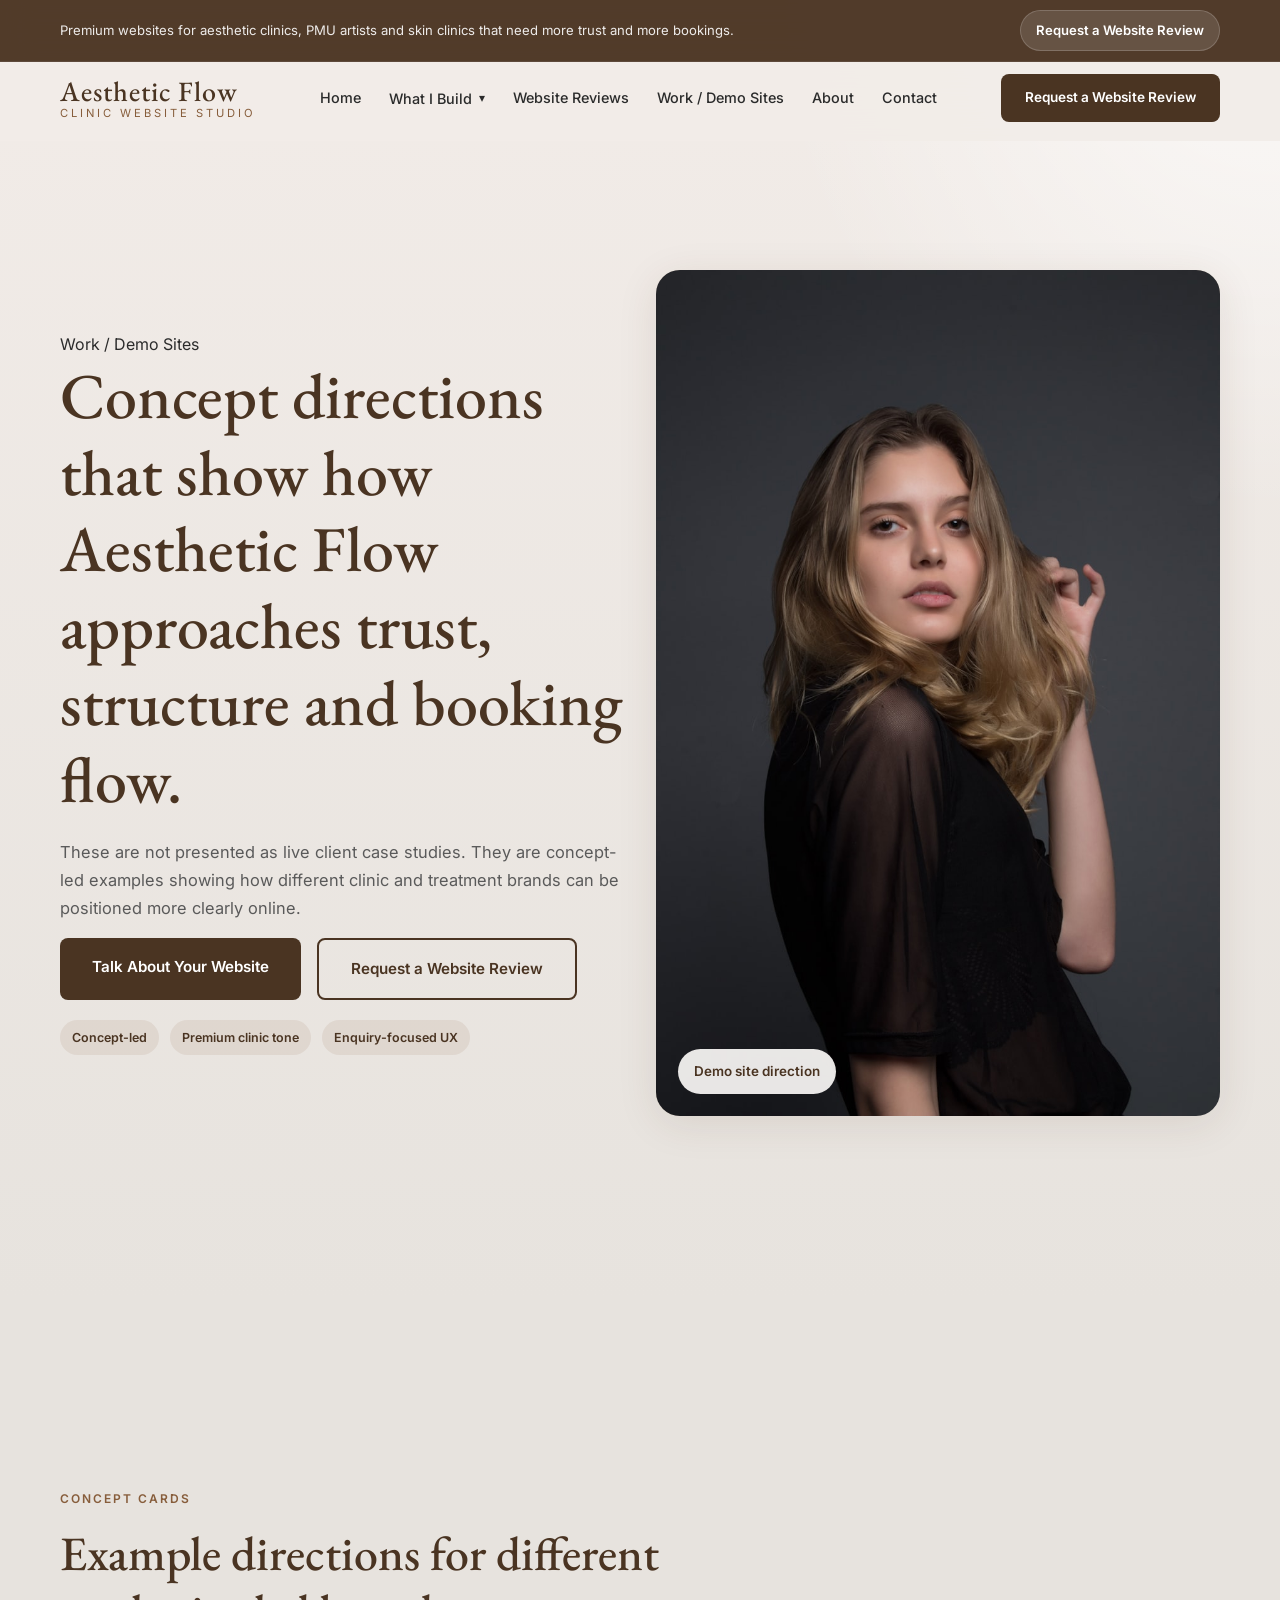
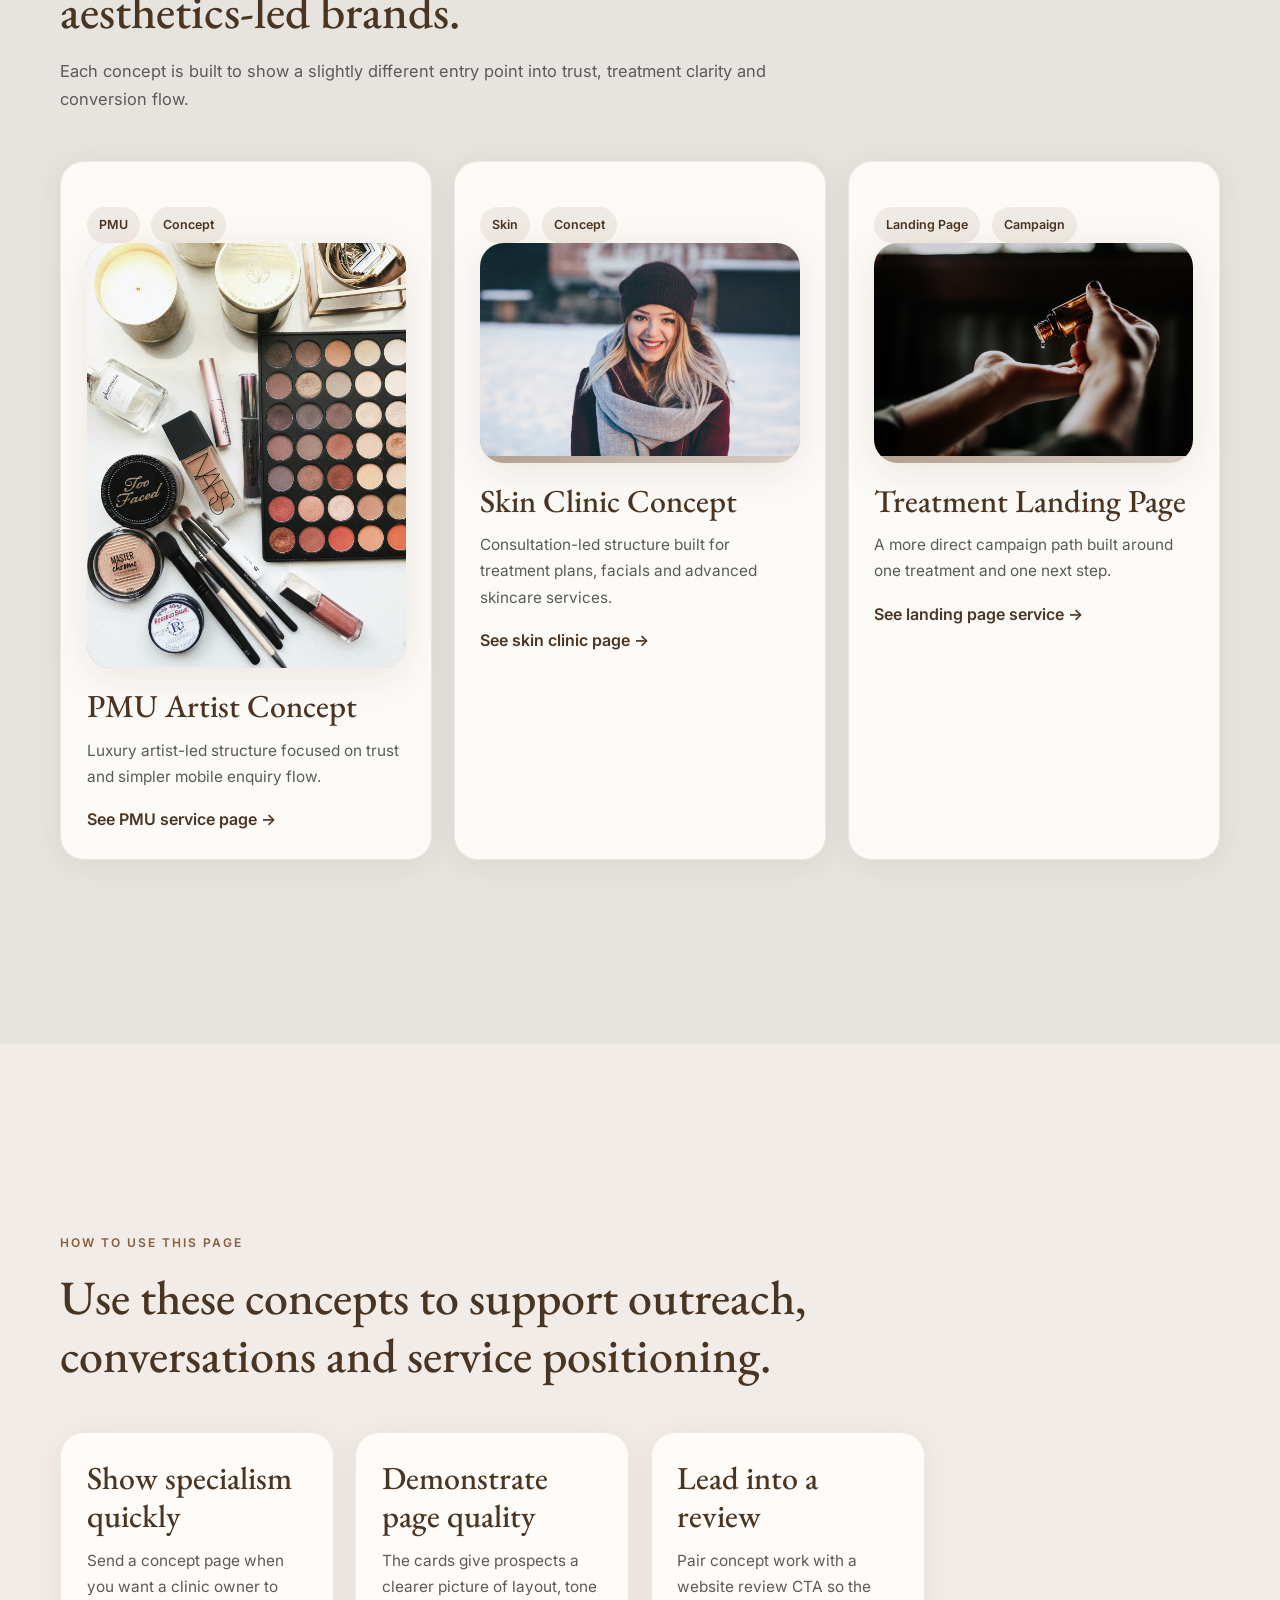
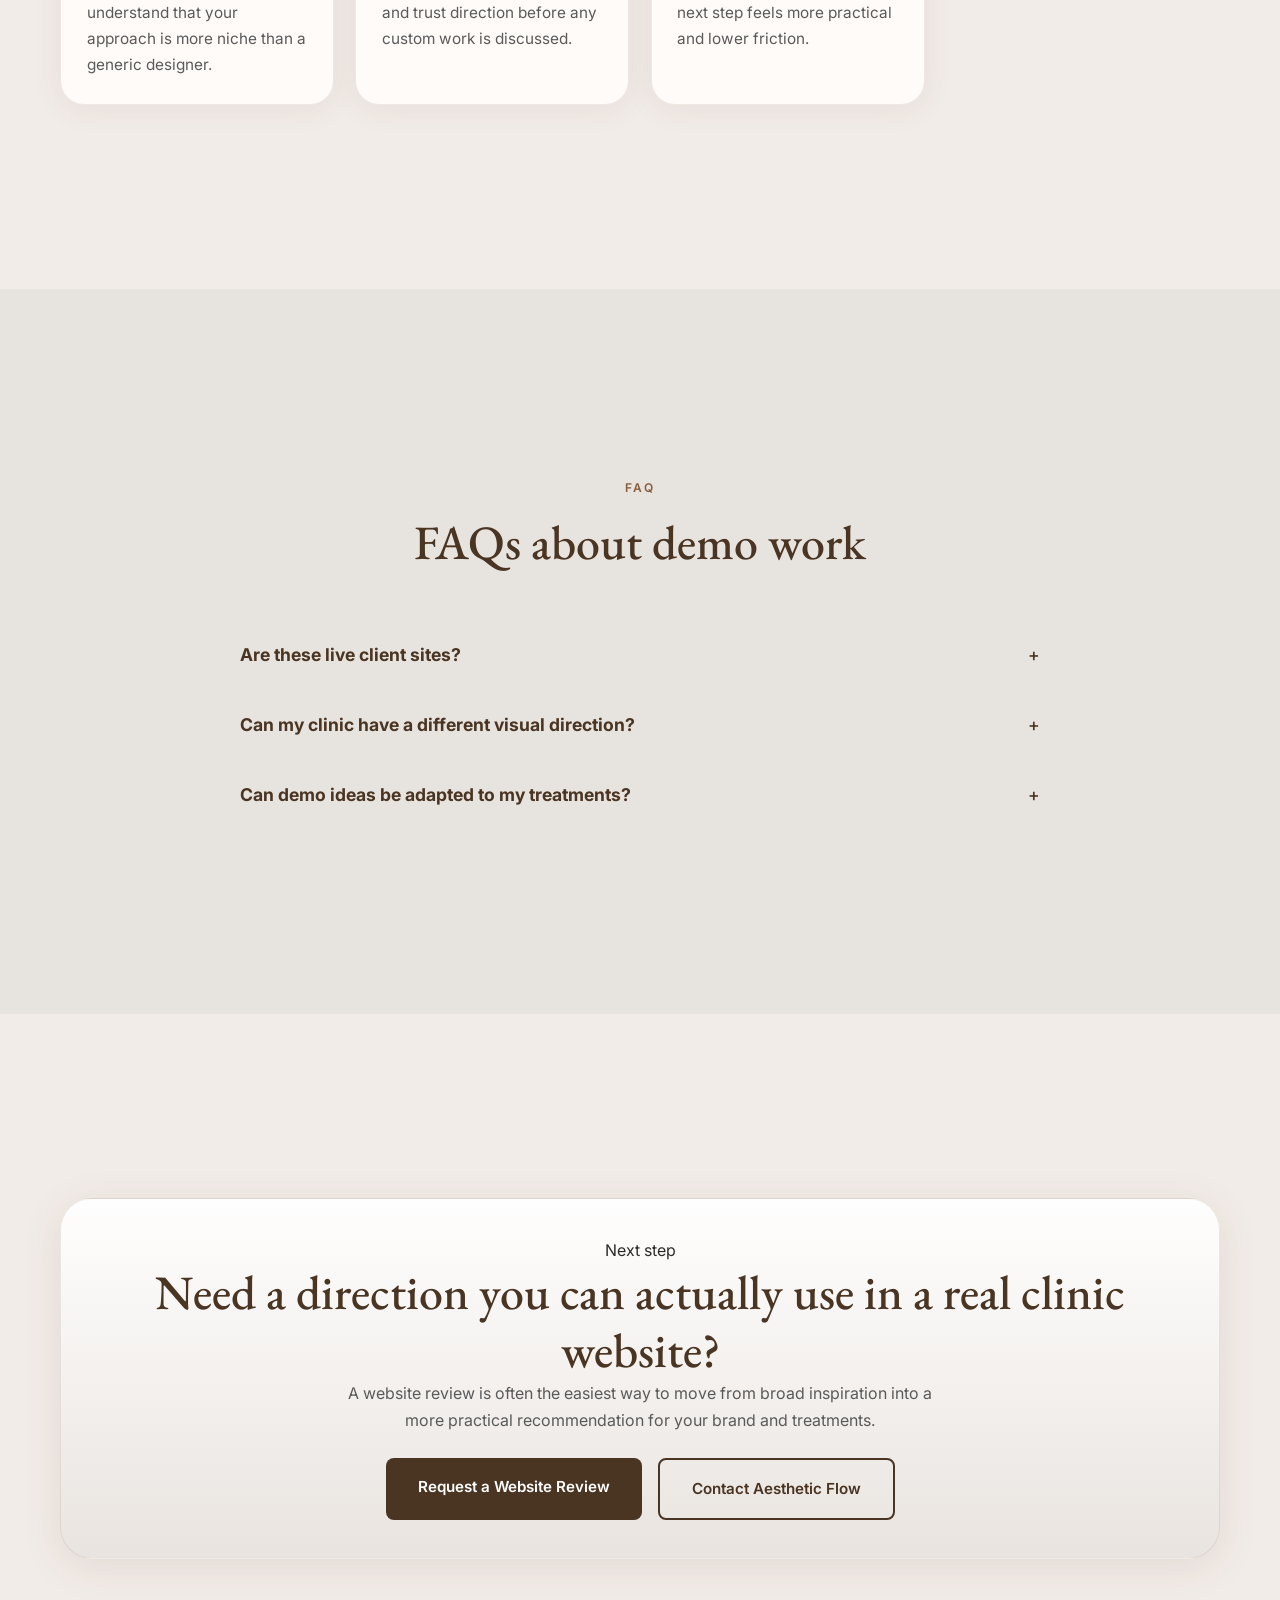
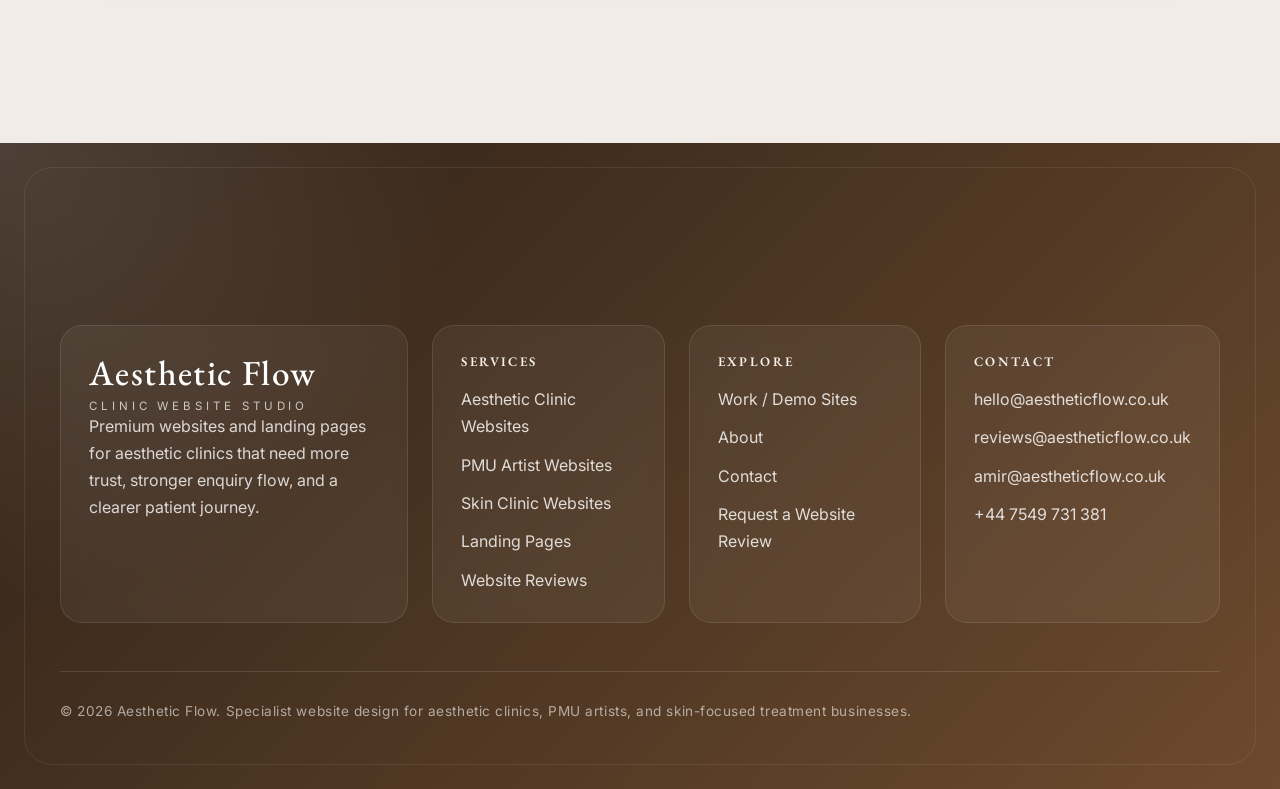
<file: work.html>
<!DOCTYPE html>
<html lang="en">
<head><meta charset="UTF-8"><meta name="viewport" content="width=device-width, initial-scale=1.0"><title>Work / Demo Sites | Aesthetic Flow</title><meta name="description" content="See demo site concepts and page directions by Aesthetic Flow for aesthetic clinics, PMU artists, landing pages, and conversion-led website structures."><link rel="preconnect" href="https://fonts.googleapis.com"><link rel="preconnect" href="https://fonts.gstatic.com" crossorigin><link href="https://fonts.googleapis.com/css2?family=EB+Garamond:wght@400;500;600&family=Inter:wght@400;500;600;700&display=swap" rel="stylesheet"><link rel="stylesheet" href="styles.css"></head>
<body>
  <div class="demo-banner"><div class="demo-banner-container"><p>Premium websites for aesthetic clinics, PMU artists and skin clinics that need more trust and more bookings.</p><a href="contact.html#website-review" class="demo-banner-link">Request a Website Review</a></div></div>
  <nav class="navbar" id="navbar"><div class="nav-container"><a href="index.html" class="nav-logo"><span class="logo-text">Aesthetic Flow</span><span class="logo-sub">Clinic Website Studio</span></a><ul class="nav-links"><li><a href="index.html">Home</a></li><li class="nav-dropdown nav-mega-dropdown"><button class="nav-dropdown-toggle" type="button" aria-expanded="false">What I Build <span class="nav-caret">&#9662;</span></button><div class="nav-dropdown-menu mega-menu" role="menu" aria-label="What I Build services"><div class="mega-menu-grid"><a href="aesthetics-clinic-websites.html" class="mega-menu-card" style="--card-bg: url('https://images.unsplash.com/photo-1582719478250-c89cae4dc85b?auto=format&fit=crop&w=1400&q=80');"><span class="mega-card-category">Clinic Websites</span><span class="mega-card-title">Aesthetic Clinic Websites</span><span class="mega-card-desc">Premium clinic websites designed to turn treatment interest into higher-trust enquiries.</span></a><a href="pmu-artist-websites.html" class="mega-menu-card" style="--card-bg: url('https://images.unsplash.com/photo-1616394584738-fc6e612e71b9?auto=format&fit=crop&w=1400&q=80');"><span class="mega-card-category">Permanent Makeup</span><span class="mega-card-title">PMU Artist Websites</span><span class="mega-card-desc">Luxury PMU pages for brows, lips, and artist brands that need stronger booking flow.</span></a><a href="skin-clinic-websites.html" class="mega-menu-card" style="--card-bg: url('https://images.unsplash.com/photo-1515377905703-c4788e51af15?auto=format&fit=crop&w=1400&q=80');"><span class="mega-card-category">Skin Clinics</span><span class="mega-card-title">Skin Clinic Websites</span><span class="mega-card-desc">Clean, high-trust treatment journeys for facials, skincare programmes, and consultation-led services.</span></a><a href="landing-pages.html" class="mega-menu-card" style="--card-bg: url('https://images.unsplash.com/photo-1521590832167-7bcbfaa6381f?auto=format&fit=crop&w=1400&q=80');"><span class="mega-card-category">Lead Generation</span><span class="mega-card-title">Landing Pages</span><span class="mega-card-desc">Focused campaign pages built around one treatment, one offer, and one next step.</span></a><a href="website-reviews.html" class="mega-menu-card" style="--card-bg: url('https://images.unsplash.com/photo-1570172619644-dfd03ed5d881?auto=format&fit=crop&w=1400&q=80');"><span class="mega-card-category">Performance Audit</span><span class="mega-card-title">Website Reviews</span><span class="mega-card-desc">Review your homepage, trust signals, and booking journey to uncover why visitors are not converting.</span></a><a href="work.html" class="mega-menu-card" style="--card-bg: url('https://images.unsplash.com/photo-1524504388940-b1c1722653e1?auto=format&fit=crop&w=1400&q=80');"><span class="mega-card-category">Demo Sites</span><span class="mega-card-title">Work / Demo Sites</span><span class="mega-card-desc">Concept builds and template directions showing how Aesthetic Flow approaches growth-focused design.</span></a></div></div></li><li><a href="website-reviews.html">Website Reviews</a></li><li><a href="work.html" class="current">Work / Demo Sites</a></li><li><a href="about.html">About</a></li><li><a href="contact.html">Contact</a></li></ul><a href="contact.html#website-review" class="nav-cta">Request a Website Review</a><button class="mobile-toggle" id="mobileToggle" aria-label="Toggle menu"><span></span><span></span><span></span></button></div></nav>
  <div class="mobile-menu" id="mobileMenu"><ul class="mobile-nav-links"><li><a href="index.html">Home</a></li><li class="mobile-nav-group"><button class="mobile-nav-toggle" type="button" aria-expanded="false"><span>What I Build</span><span class="mobile-nav-caret">&#9662;</span></button><div class="mobile-submenu"><a href="aesthetics-clinic-websites.html">Aesthetic Clinic Websites</a><a href="pmu-artist-websites.html">PMU Artist Websites</a><a href="skin-clinic-websites.html">Skin Clinic Websites</a><a href="landing-pages.html">Landing Pages</a><a href="website-reviews.html">Website Reviews</a><a href="work.html">Demo Sites / Work</a></div></li><li><a href="website-reviews.html">Website Reviews</a></li><li><a href="work.html">Work / Demo Sites</a></li><li><a href="about.html">About</a></li><li><a href="contact.html">Contact</a></li></ul><a href="contact.html#website-review" class="mobile-cta">Request a Website Review</a></div>
  <a href="contact.html#website-review" class="mobile-floating-cta">Website Review</a>
  <main><section class="page-hero"><div class="section-container page-hero-grid"><div class="page-summary"><span class="eyebrow">Work / Demo Sites</span><h1>Concept directions that show how Aesthetic Flow approaches trust, structure and booking flow.</h1><p>These are not presented as live client case studies. They are concept-led examples showing how different clinic and treatment brands can be positioned more clearly online.</p><div class="hero-actions"><a href="contact.html" class="btn btn-primary">Talk About Your Website</a><a href="contact.html#website-review" class="btn btn-secondary">Request a Website Review</a></div><div class="section-intro-bar"><span class="card-meta">Concept-led</span><span class="card-meta">Premium clinic tone</span><span class="card-meta">Enquiry-focused UX</span></div></div><div class="placeholder-media media-shell hero-card-media"><img src="images/consultation.jpg" alt="Demo site preview"><span class="placeholder-label">Demo site direction</span></div></div></section><section class="section section-alt"><div class="section-container"><div class="section-heading"><span class="section-tag">Concept cards</span><h2>Example directions for different aesthetics-led brands.</h2><p>Each concept is built to show a slightly different entry point into trust, treatment clarity and conversion flow.</p></div><div class="demo-grid"><article class="work-card"><div class="card-tag-row"><span class="card-tag">PMU</span><span class="card-tag">Concept</span></div><div class="placeholder-media media-shell"><img src="images/brows.jpg" alt="PMU demo site placeholder"></div><h3>PMU Artist Concept</h3><p>Luxury artist-led structure focused on trust and simpler mobile enquiry flow.</p><a href="pmu-artist-websites.html" class="text-link">See PMU service page &#8594;</a></article><article class="work-card"><div class="card-tag-row"><span class="card-tag">Skin</span><span class="card-tag">Concept</span></div><div class="placeholder-media media-shell"><img src="images/skin-booster.jpg" alt="Skin clinic demo site placeholder"></div><h3>Skin Clinic Concept</h3><p>Consultation-led structure built for treatment plans, facials and advanced skincare services.</p><a href="skin-clinic-websites.html" class="text-link">See skin clinic page &#8594;</a></article><article class="work-card"><div class="card-tag-row"><span class="card-tag">Landing Page</span><span class="card-tag">Campaign</span></div><div class="placeholder-media media-shell"><img src="images/featured-treatment.jpg" alt="Landing page concept placeholder"></div><h3>Treatment Landing Page</h3><p>A more direct campaign path built around one treatment and one next step.</p><a href="landing-pages.html" class="text-link">See landing page service &#8594;</a></article></div></div></section><section class="section"><div class="section-container"><div class="section-heading"><span class="section-tag">How to use this page</span><h2>Use these concepts to support outreach, conversations and service positioning.</h2></div><div class="template-grid"><article class="value-card"><h3>Show specialism quickly</h3><p>Send a concept page when you want a clinic owner to understand that your approach is more niche than a generic designer.</p></article><article class="value-card"><h3>Demonstrate page quality</h3><p>The cards give prospects a clearer picture of layout, tone and trust direction before any custom work is discussed.</p></article><article class="value-card"><h3>Lead into a review</h3><p>Pair concept work with a website review CTA so the next step feels more practical and lower friction.</p></article></div></div></section><section class="section section-alt"><div class="section-container"><div class="section-heading centered"><span class="section-tag">FAQ</span><h2>FAQs about demo work</h2></div><div class="faq-list"><article class="faq-item"><button class="faq-question" type="button"><strong>Are these live client sites?</strong><span>+</span></button><div class="faq-answer"><p>These are concept directions created to show strategic design thinking for aesthetic businesses.</p></div></article><article class="faq-item"><button class="faq-question" type="button"><strong>Can my clinic have a different visual direction?</strong><span>+</span></button><div class="faq-answer"><p>Yes. The point of the demos is to show structure and quality, not to lock every clinic into the same visual language.</p></div></article><article class="faq-item"><button class="faq-question" type="button"><strong>Can demo ideas be adapted to my treatments?</strong><span>+</span></button><div class="faq-answer"><p>Yes. Layout, page flow and CTA strategy can all be shaped around your exact service mix and patient journey.</p></div></article></div></div></section><section class="section"><div class="section-container"><div class="final-cta"><span class="eyebrow">Next step</span><h2>Need a direction you can actually use in a real clinic website?</h2><p>A website review is often the easiest way to move from broad inspiration into a more practical recommendation for your brand and treatments.</p><div class="cta-actions"><a href="contact.html#website-review" class="btn btn-primary">Request a Website Review</a><a href="contact.html" class="btn btn-secondary">Contact Aesthetic Flow</a></div></div></div></section></main>
  <footer class="footer"><div class="section-container"><div class="footer-grid"><div class="footer-card"><a href="index.html" class="footer-logo"><span class="logo-text">Aesthetic Flow</span><span class="logo-sub">Clinic Website Studio</span></a><p>Premium websites and landing pages for aesthetic clinics that need more trust, stronger enquiry flow, and a clearer patient journey.</p></div><div class="footer-card"><h4>Services</h4><ul><li><a href="aesthetics-clinic-websites.html">Aesthetic Clinic Websites</a></li><li><a href="pmu-artist-websites.html">PMU Artist Websites</a></li><li><a href="skin-clinic-websites.html">Skin Clinic Websites</a></li><li><a href="landing-pages.html">Landing Pages</a></li><li><a href="website-reviews.html">Website Reviews</a></li></ul></div><div class="footer-card"><h4>Explore</h4><ul><li><a href="work.html">Work / Demo Sites</a></li><li><a href="about.html">About</a></li><li><a href="contact.html">Contact</a></li><li><a href="contact.html#website-review">Request a Website Review</a></li></ul></div><div class="footer-card"><h4>Contact</h4><ul><li><a href="mailto:hello@aestheticflow.co.uk">hello@aestheticflow.co.uk</a></li><li><a href="mailto:reviews@aestheticflow.co.uk">reviews@aestheticflow.co.uk</a></li><li><a href="mailto:amir@aestheticflow.co.uk">amir@aestheticflow.co.uk</a></li><li><a href="tel:+447549731381">+44 7549 731 381</a></li></ul></div></div><div class="footer-bottom"><p>&copy; 2026 Aesthetic Flow. Specialist website design for aesthetic clinics, PMU artists, and skin-focused treatment businesses.</p></div></div></footer><script src="script.js"></script>
</body>
</html>
</file>
<file: styles.css>
.map-img {
  width: 100%;
  height: 180px;
  object-fit: cover;
  border-radius: var(--radius-md);
  margin-bottom: 0.5rem;
  background: linear-gradient(135deg,#D4C4B5 0%,#C9B8A8 100%);
}
/* ============================================
   Lumière Aesthetics Clinic - Stylesheet
   Premium Aesthetics & Permanent Makeup Clinic
   ============================================ */

/* ============================================
   CSS VARIABLES
   ============================================ */
:root {
  /* Brand Colours */
  --bg-primary: #F2ECE8;
  --bg-secondary: #E7E3DE;
  --brown-deep: #4A3422;
  --brown-warm: #875D3B;
  --text-primary: #2B2B2B;
  --text-light: #5A5A5A;
  --white: #FFFFFF;
  --demo-banner-height: 46px;
  --banner-nav-gap: 10px;
  
  /* Typography */
  --font-heading: 'EB Garamond', Georgia, 'Times New Roman', serif;
  --font-body: 'Inter', -apple-system, BlinkMacSystemFont, 'Segoe UI', sans-serif;
  
  /* Spacing */
  --section-padding: 100px 20px;
  --container-max: 1200px;
  
  /* Effects */
  --shadow-soft: 0 4px 30px rgba(74, 52, 34, 0.08);
  --shadow-card: 0 8px 40px rgba(74, 52, 34, 0.1);
  --radius-sm: 8px;
  --radius-md: 16px;
  --radius-lg: 24px;
  --radius-xl: 32px;
  
  /* Transitions */
  --transition-fast: 0.2s ease;
  --transition-medium: 0.3s ease;
  --transition-slow: 0.5s ease;
}

/* ============================================
   RESET & BASE STYLES
   ============================================ */
*, *::before, *::after {
  box-sizing: border-box;
  margin: 0;
  padding: 0;
}

html {
  scroll-behavior: smooth;
  -webkit-font-smoothing: antialiased;
  -moz-osx-font-smoothing: grayscale;
}

body {
  font-family: var(--font-body);
  font-size: 16px;
  line-height: 1.7;
  color: var(--text-primary);
  background-color: var(--bg-primary);
  overflow-x: hidden;
}

h1, h2, h3, h4, h5, h6 {
  font-family: var(--font-heading);
  font-weight: 500;
  line-height: 1.2;
  color: var(--brown-deep);
}

h1 { font-size: clamp(2.5rem, 5vw, 4rem); }
h2 { font-size: clamp(2rem, 4vw, 3rem); }
h3 { font-size: clamp(1.5rem, 3vw, 2rem); }
h4 { font-size: clamp(1.25rem, 2.5vw, 1.5rem); }

p { margin-bottom: 1rem; }

a {
  color: var(--brown-warm);
  text-decoration: none;
  transition: color var(--transition-fast);
}

a:hover {
  color: var(--brown-deep);
}

ul {
  list-style: none;
}

img {
  max-width: 100%;
  height: auto;
  display: block;
}

button {
  font-family: inherit;
  cursor: pointer;
  border: none;
  background: none;
}

input, textarea, select {
  font-family: var(--font-body);
  font-size: 1rem;
}

/* ============================================
   UTILITY CLASSES
   ============================================ */
.container {
  max-width: var(--container-max);
  margin: 0 auto;
  padding: 0 20px;
}

.section-container {
  max-width: var(--container-max);
  margin: 0 auto;
  padding: var(--section-padding);
}

.highlight {
  color: var(--brown-warm);
}

.section-tag {
  display: inline-block;
  font-size: 0.75rem;
  font-weight: 600;
  text-transform: uppercase;
  letter-spacing: 2px;
  color: var(--brown-warm);
  margin-bottom: 1rem;
}

.section-header {
  text-align: center;
  max-width: 700px;
  margin: 0 auto 60px;
}

.section-header h2 {
  margin-bottom: 1rem;
}

.section-header p {
  color: var(--text-light);
  font-size: 1.1rem;
}

/* ============================================
   INNER PAGE SYSTEM
   ============================================ */
.page-hero {
  padding: calc(124px + var(--demo-banner-height)) 20px 84px;
  background:
    radial-gradient(circle at top right, rgba(255, 255, 255, 0.72), transparent 28%),
    linear-gradient(180deg, var(--bg-primary) 0%, var(--bg-secondary) 100%);
}

.page-hero-grid,
.split-section,
.contact-layout {
  display: grid;
  grid-template-columns: 1fr 1fr;
  gap: 2rem;
  align-items: center;
}

.page-summary h1 {
  margin-bottom: 1.2rem;
}

.page-summary p {
  color: var(--text-light);
  font-size: 1.03rem;
  margin-bottom: 1rem;
  max-width: 58ch;
}

.hero-actions,
.cta-actions {
  display: flex;
  flex-wrap: wrap;
  gap: 1rem;
}

.feature-list,
.summary-list,
.details-list {
  display: grid;
  gap: 0.9rem;
  margin-top: 1.5rem;
}

.feature-list li,
.summary-list li,
.details-list li {
  display: flex;
  align-items: flex-start;
  gap: 0.85rem;
  color: var(--text-primary);
}

.bullet {
  width: 34px;
  height: 34px;
  flex: 0 0 34px;
  display: inline-flex;
  align-items: center;
  justify-content: center;
  border-radius: 50%;
  background: rgba(135, 93, 59, 0.1);
  color: var(--brown-warm);
  font-size: 0.82rem;
  font-weight: 700;
}

.placeholder-media,
.media-shell {
  position: relative;
  overflow: hidden;
  border-radius: var(--radius-lg);
  background:
    linear-gradient(180deg, rgba(74, 52, 34, 0.08), rgba(74, 52, 34, 0.18)),
    radial-gradient(circle at top, rgba(255, 255, 255, 0.65), transparent 36%),
    linear-gradient(135deg, #DCCFC2 0%, #CCBAAB 44%, #F6EFE9 100%);
  box-shadow: var(--shadow-card);
}

.hero-card-media {
  min-height: 420px;
}

.placeholder-media img,
.media-shell img {
  width: 100%;
  height: 100%;
  object-fit: cover;
  display: block;
}

.placeholder-label {
  position: absolute;
  left: 22px;
  bottom: 22px;
  display: inline-flex;
  align-items: center;
  padding: 0.7rem 1rem;
  border-radius: 999px;
  background: rgba(255, 253, 251, 0.9);
  color: var(--brown-deep);
  font-size: 0.84rem;
  font-weight: 600;
}

.section {
  padding: 84px 20px;
}

.section-alt {
  background: var(--bg-secondary);
}

.section-heading {
  max-width: 760px;
  margin-bottom: 3rem;
}

.section-heading.centered {
  margin-left: auto;
  margin-right: auto;
  text-align: center;
}

.section-heading h2 {
  margin-bottom: 1rem;
}

.section-heading p {
  color: var(--text-light);
  font-size: 1.03rem;
}

.page-feature-grid,
.benefit-grid,
.value-grid,
.template-grid,
.demo-grid {
  display: grid;
  grid-template-columns: repeat(3, minmax(0, 1fr));
  gap: 1.35rem;
}

.benefit-grid,
.value-grid,
.template-grid {
  grid-template-columns: repeat(4, minmax(0, 1fr));
}

.feature-card,
.benefit-card,
.value-card,
.work-card,
.focus-card,
.contact-card {
  background: rgba(255, 253, 251, 0.88);
  border: 1px solid rgba(135, 93, 59, 0.12);
  border-radius: var(--radius-lg);
  box-shadow: var(--shadow-soft);
}

.feature-card,
.benefit-card,
.value-card,
.work-card,
.focus-card,
.contact-card {
  padding: 1.6rem;
}

.feature-card h3,
.benefit-card h3,
.value-card h3,
.work-card h3,
.focus-card h3,
.contact-card h3 {
  margin-bottom: 0.75rem;
}

.feature-card p,
.benefit-card p,
.value-card p,
.work-card p,
.focus-card p,
.contact-card p {
  color: var(--text-light);
  margin-bottom: 0;
  font-size: 0.96rem;
}

.summary-list {
  align-self: stretch;
}

.summary-list li {
  padding: 1.15rem 1.1rem;
  border-radius: var(--radius-md);
  background: rgba(255, 253, 251, 0.72);
  border: 1px solid rgba(135, 93, 59, 0.1);
  box-shadow: var(--shadow-soft);
}

.final-cta,
.review-cta {
  padding: 2.4rem;
  border-radius: var(--radius-xl);
  background:
    linear-gradient(180deg, rgba(255, 255, 255, 0.94) 0%, rgba(231, 227, 222, 0.94) 100%);
  border: 1px solid rgba(135, 93, 59, 0.12);
  box-shadow: var(--shadow-card);
  text-align: center;
}

.final-cta p,
.review-cta p {
  max-width: 62ch;
  margin: 0 auto 1.5rem;
  color: var(--text-light);
}

.final-cta .cta-actions,
.review-cta .cta-actions {
  justify-content: center;
}

.contact-layout {
  align-items: start;
}

.form-stack {
  display: grid;
  gap: 1rem;
}

.form-grid {
  display: grid;
  grid-template-columns: repeat(2, minmax(0, 1fr));
  gap: 0.9rem;
}

.form-stack input,
.form-stack select,
.form-stack textarea {
  width: 100%;
  padding: 1rem;
  border-radius: var(--radius-sm);
  border: 1px solid rgba(74, 52, 34, 0.16);
  background: var(--white);
  color: var(--text-primary);
}

.form-stack textarea {
  min-height: 144px;
  resize: vertical;
}

.form-stack input:focus,
.form-stack select:focus,
.form-stack textarea:focus {
  outline: none;
  border-color: var(--brown-warm);
  box-shadow: 0 0 0 3px rgba(135, 93, 59, 0.1);
}

.form-actions {
  display: flex;
  flex-wrap: wrap;
  gap: 0.85rem;
}

.form-note {
  font-size: 0.88rem;
  color: var(--text-light);
}

.section-intro-bar,
.card-tag-row {
  display: flex;
  flex-wrap: wrap;
  gap: 0.7rem;
  margin-top: 1.25rem;
}

.card-meta,
.card-tag {
  display: inline-flex;
  align-items: center;
  padding: 0.45rem 0.75rem;
  border-radius: 999px;
  background: rgba(135, 93, 59, 0.1);
  color: var(--brown-deep);
  font-size: 0.78rem;
  font-weight: 600;
}

.work-card .placeholder-media {
  min-height: 220px;
  margin: 0 0 1.2rem;
}

.text-link {
  display: inline-flex;
  align-items: center;
  margin-top: 1rem;
  color: var(--brown-deep);
  font-weight: 600;
}

.text-link:hover {
  color: var(--brown-warm);
}

/* ============================================
   DEMO BANNER
   ============================================ */
.demo-banner {
  position: fixed;
  top: 0;
  left: 0;
  right: 0;
  z-index: 1001;
  background: rgba(74, 52, 34, 0.96);
  backdrop-filter: blur(14px);
  border-bottom: 1px solid rgba(255, 255, 255, 0.08);
}

.demo-banner-container {
  max-width: var(--container-max);
  margin: 0 auto;
  min-height: var(--demo-banner-height);
  padding: 0.65rem 20px;
  display: flex;
  align-items: center;
  justify-content: space-between;
  gap: 1rem;
}

.demo-banner p {
  margin: 0;
  color: rgba(255, 255, 255, 0.9);
  font-size: 0.82rem;
  line-height: 1.4;
}

.demo-banner-link {
  flex-shrink: 0;
  color: var(--white);
  font-size: 0.82rem;
  font-weight: 600;
  padding: 0.5rem 0.95rem;
  border-radius: 999px;
  background: rgba(255, 255, 255, 0.12);
  border: 1px solid rgba(255, 255, 255, 0.18);
  transition: all var(--transition-medium);
}

.demo-banner-link:hover {
  color: var(--brown-deep);
  background: var(--white);
}

/* ============================================
   1. STICKY NAVIGATION
   ============================================ */
.navbar {
  position: fixed;
  top: calc(var(--demo-banner-height) + var(--banner-nav-gap));
  left: 0;
  right: 0;
  z-index: 1000;
  background: rgba(242, 236, 232, 0.95);
  backdrop-filter: blur(20px);
  transition: all var(--transition-medium);
  border-bottom: 1px solid transparent;
}

.navbar.scrolled {
  background: rgba(242, 236, 232, 0.98);
  border-bottom: 1px solid rgba(74, 52, 34, 0.1);
  box-shadow: var(--shadow-soft);
}

.nav-container {
  max-width: var(--container-max);
  margin: 0 auto;
  padding: 0.5rem 20px;
  display: flex;
  align-items: center;
  justify-content: space-between;
  min-height: 84px;
  gap: 1.25rem;
}

.nav-logo {
  display: flex;
  flex-direction: column;
  line-height: 1.1;
}

.logo-text {
  font-family: var(--font-heading);
  font-size: 1.75rem;
  font-weight: 500;
  color: var(--brown-deep);
  letter-spacing: 1px;
}

.logo-sub {
  font-size: 0.7rem;
  text-transform: uppercase;
  letter-spacing: 3px;
  color: var(--brown-warm);
}

.nav-links {
  display: flex;
  gap: 1.75rem;
  align-items: center;
}

.nav-links a,
.nav-dropdown-toggle {
  font-size: 0.9rem;
  font-weight: 500;
  color: var(--text-primary);
  position: relative;
  padding: 0.5rem 0;
}

.nav-links a::after,
.nav-dropdown-toggle::after {
  content: '';
  position: absolute;
  bottom: 0;
  left: 0;
  width: 0;
  height: 2px;
  background: var(--brown-warm);
  transition: width var(--transition-medium);
}

.nav-links a:hover::after,
.nav-dropdown.open .nav-dropdown-toggle::after,
.nav-dropdown-toggle:hover::after {
  width: 100%;
}

.nav-dropdown {
  position: relative;
}

.nav-dropdown-toggle {
  display: inline-flex;
  align-items: center;
  gap: 0.45rem;
}

.nav-caret {
  font-size: 0.72rem;
  transition: transform var(--transition-medium);
}

.nav-dropdown.open .nav-caret {
  transform: rotate(180deg);
}

.nav-dropdown-menu {
  position: absolute;
  top: calc(100% + 18px);
  left: 0;
  transform: translateY(12px);
  width: min(1100px, calc(100vw - 48px));
  padding: 1.25rem;
  border-radius: 20px;
  background: rgba(255, 253, 251, 0.99);
  border: 1px solid rgba(74, 52, 34, 0.1);
  box-shadow: 0 24px 64px rgba(47, 34, 25, 0.16);
  opacity: 0;
  pointer-events: none;
  transition: opacity var(--transition-medium), transform var(--transition-medium);
}

.nav-dropdown.open .nav-dropdown-menu {
  opacity: 1;
  pointer-events: auto;
  transform: translateY(0);
}

.nav-mega-dropdown {
  position: static;
}

.mega-menu {
  left: 50%;
  transform: translate(-50%, 12px);
  width: min(1200px, calc(100vw - 48px));
  max-width: 1200px;
  padding: 2rem;
}

.nav-dropdown.open .mega-menu {
  transform: translate(-50%, 0);
}

.mega-menu-grid {
  display: grid;
  grid-template-columns: repeat(3, minmax(0, 1fr));
  gap: 1.25rem;
}

.mega-menu-card {
  position: relative;
  display: flex;
  flex-direction: column;
  justify-content: flex-end;
  gap: 0.6rem;
  min-height: 230px;
  padding: 1.6rem;
  border-radius: 16px;
  overflow: hidden;
  box-shadow: 0 16px 34px rgba(47, 34, 25, 0.18);
  color: rgba(255, 249, 242, 0.95) !important;
  isolation: isolate;
}

.mega-menu-card::before {
  content: '';
  position: absolute;
  inset: 0;
  background-image: var(--card-bg);
  background-size: cover;
  background-position: center;
  transform: scale(1);
  transition: transform 0.7s ease;
  z-index: -2;
}

.mega-menu-card::after {
  content: '';
  position: absolute;
  inset: 0;
  background: linear-gradient(165deg, rgba(31, 23, 17, 0.28) 12%, rgba(31, 23, 17, 0.74) 68%, rgba(24, 18, 14, 0.82) 100%);
  z-index: -1;
}

.mega-menu-card:hover::before {
  transform: scale(1.06);
}

.mega-card-category {
  font-size: 0.7rem;
  text-transform: uppercase;
  letter-spacing: 2px;
  font-weight: 600;
  opacity: 0.88;
}

.mega-card-title {
  position: relative;
  display: inline-block;
  width: fit-content;
  font-family: var(--font-heading);
  font-size: 1.35rem;
  line-height: 1.2;
  color: #fff8ef;
  transition: opacity var(--transition-medium), transform var(--transition-medium);
}

.mega-card-title::after {
  content: '';
  position: absolute;
  left: 0;
  bottom: -4px;
  width: 100%;
  height: 2px;
  background: rgba(255, 248, 239, 0.95);
  transform: scaleX(0);
  transform-origin: left;
  transition: transform var(--transition-medium);
}

.mega-menu-card:hover .mega-card-title {
  opacity: 0.96;
  transform: translateY(-1px);
}

.mega-menu-card:hover .mega-card-title::after {
  transform: scaleX(1);
}

.mega-card-desc {
  margin: 0;
  max-width: 34ch;
  font-size: 0.86rem;
  line-height: 1.55;
  color: rgba(255, 248, 239, 0.88);
}

.nav-cta {
  padding: 0.75rem 1.5rem;
  background: var(--brown-deep);
  color: var(--white);
  font-size: 0.85rem;
  font-weight: 600;
  border-radius: var(--radius-sm);
  transition: all var(--transition-medium);
}

.nav-cta:hover {
  background: var(--brown-warm);
  color: var(--white);
  transform: translateY(-2px);
  box-shadow: var(--shadow-soft);
}

/* Mobile Menu Toggle */
.mobile-toggle {
  display: none;
  flex-direction: column;
  justify-content: center;
  gap: 5px;
  width: 30px;
  height: 30px;
  cursor: pointer;
}

.mobile-toggle span {
  display: block;
  width: 100%;
  height: 2px;
  background: var(--brown-deep);
  transition: all var(--transition-medium);
  border-radius: 2px;
}

.mobile-toggle.active span:nth-child(1) {
  transform: rotate(45deg) translate(5px, 5px);
}

.mobile-toggle.active span:nth-child(2) {
  opacity: 0;
}

.mobile-toggle.active span:nth-child(3) {
  transform: rotate(-45deg) translate(5px, -5px);
}

/* Mobile Menu */
.mobile-menu {
  position: fixed;
  top: calc(var(--demo-banner-height) + var(--banner-nav-gap));
  right: -100%;
  width: 100%;
  max-width: 400px;
  height: calc(100vh - (var(--demo-banner-height) + var(--banner-nav-gap)));
  background: var(--bg-primary);
  padding: 100px 30px 30px;
  transition: right var(--transition-medium);
  z-index: 999;
  box-shadow: -10px 0 40px rgba(0, 0, 0, 0.1);
}

.mobile-menu.active {
  right: 0;
}

.mobile-nav-links {
  margin-bottom: 2rem;
}

.mobile-nav-links li {
  margin-bottom: 1rem;
}

.mobile-nav-links a,
.mobile-nav-toggle {
  font-size: 1.25rem;
  font-weight: 500;
  color: var(--brown-deep);
  display: block;
  padding: 0.75rem 0;
  border-bottom: 1px solid var(--bg-secondary);
}

.mobile-nav-toggle {
  width: 100%;
  display: flex;
  align-items: center;
  justify-content: space-between;
  text-align: left;
}

.mobile-nav-group {
  display: grid;
}

.mobile-nav-caret {
  font-size: 0.8rem;
  transition: transform var(--transition-medium);
}

.mobile-nav-group.open .mobile-nav-caret {
  transform: rotate(180deg);
}

.mobile-submenu {
  max-height: 0;
  overflow: hidden;
  transition: max-height var(--transition-medium), padding var(--transition-medium);
  padding-left: 0;
}

.mobile-nav-group.open .mobile-submenu {
  max-height: 320px;
  padding-top: 0.35rem;
}

.mobile-submenu a {
  font-size: 0.92rem;
  padding: 0.7rem 0 0.7rem 1rem;
  border-bottom-color: rgba(74, 52, 34, 0.06);
}

/* Premium Mobile Dropdown Item */
.mobile-dropdown-item {
  display: flex;
  flex-direction: column;
  gap: 0.15rem;
  padding: 0.85rem 0 0.85rem 1rem !important;
  border-bottom: 1px solid rgba(74, 52, 34, 0.06) !important;
  border-radius: 0 !important;
}

.mobile-dropdown-item:last-child {
  border-bottom-color: transparent !important;
}

.mobile-dropdown-item-title {
  font-size: 0.95rem;
  font-weight: 600;
  color: var(--text-primary);
}

.mobile-dropdown-item-desc {
  font-size: 0.8rem;
  color: var(--text-secondary);
  line-height: 1.4;
}

.mobile-cta {
  display: inline-block;
  width: 100%;
  text-align: center;
  padding: 1rem;
  background: var(--brown-deep);
  color: var(--white);
  font-weight: 600;
  border-radius: var(--radius-sm);
}

/* Mobile Floating CTA */
.mobile-floating-cta {
  display: none;
  position: fixed;
  bottom: 20px;
  right: 20px;
  padding: 1rem 1.5rem;
  background: var(--brown-deep);
  color: var(--white);
  font-weight: 600;
  border-radius: var(--radius-lg);
  box-shadow: var(--shadow-card);
  z-index: 998;
  animation: float 3s ease-in-out infinite;
}

@keyframes float {
  0%, 100% { transform: translateY(0); }
  50% { transform: translateY(-5px); }
}

/* ============================================
   2. HERO SECTION
   ============================================ */
.hero {
  min-height: 100vh;
  padding: calc(120px + var(--demo-banner-height)) 20px 80px;
  display: flex;
  align-items: center;
  background: linear-gradient(180deg, var(--bg-primary) 0%, var(--bg-secondary) 100%);
}

.hero-container {
  max-width: var(--container-max);
  margin: 0 auto;
  display: grid;
  grid-template-columns: 1fr 1fr;
  gap: 60px;
  align-items: center;
}

.hero-badge {
  display: inline-block;
  font-size: 0.75rem;
  font-weight: 600;
  text-transform: uppercase;
  letter-spacing: 2px;
  color: var(--brown-warm);
  margin-bottom: 1.5rem;
  padding: 0.5rem 1rem;
  background: rgba(135, 93, 59, 0.1);
  border-radius: var(--radius-sm);
}

.hero h1 {
  margin-bottom: 1.5rem;
  line-height: 1.1;
}

.hero-subtitle {
  font-size: 1.15rem;
  color: var(--text-light);
  margin-bottom: 2rem;
  max-width: 500px;
}

.hero-buttons {
  display: flex;
  gap: 1rem;
  margin-bottom: 2.5rem;
  flex-wrap: wrap;
}

/* Buttons */
.btn {
  display: inline-block;
  padding: 1rem 2rem;
  font-size: 0.95rem;
  font-weight: 600;
  border-radius: var(--radius-sm);
  transition: all var(--transition-medium);
  text-align: center;
}

.btn-primary {
  background: var(--brown-deep);
  color: var(--white);
}

.btn-primary:hover {
  background: var(--brown-warm);
  color: var(--white);
  transform: translateY(-2px);
  box-shadow: var(--shadow-card);
}

.btn-secondary {
  background: transparent;
  color: var(--brown-deep);
  border: 2px solid var(--brown-deep);
}

.btn-secondary:hover {
  background: var(--brown-deep);
  color: var(--white);
}

.btn-light {
  background: var(--white);
  color: var(--brown-deep);
}

.btn-light:hover {
  background: var(--bg-primary);
}

.btn-outline {
  border-color: var(--white);
  color: var(--white);
}

.btn-outline:hover {
  background: var(--white);
  color: var(--brown-deep);
}

/* Trust Badges */
.trust-badges {
  display: flex;
  gap: 1.5rem;
  flex-wrap: wrap;
}

.badge {
  display: flex;
  align-items: center;
  gap: 0.5rem;
  font-size: 0.85rem;
  font-weight: 500;
  color: var(--text-light);
}

.badge-icon {
  color: var(--brown-warm);
  font-size: 1rem;
}

/* Hero Visual */
.hero-visual {
  position: relative;
}

.demo-image-note {
  position: absolute;
  top: 18px;
  left: 18px;
  padding: 0.45rem 0.85rem;
  border-radius: 999px;
  background: rgba(242, 236, 232, 0.9);
  color: var(--brown-deep);
  font-size: 0.72rem;
  font-weight: 600;
  letter-spacing: 0.04em;
  box-shadow: var(--shadow-soft);
  z-index: 2;
}

.hero-image-card {
  border-radius: var(--radius-lg);
  overflow: hidden;
  box-shadow: var(--shadow-card);
}

.image-placeholder {
  aspect-ratio: 4/5;
  background: var(--bg-secondary);
}

.gradient-block {
  width: 100%;
  height: 100%;
}

.hero-gradient {
  background: linear-gradient(135deg, #D4C4B5 0%, #C9B8A8 50%, #E0D5C8 100%);
}

/* Appointment Card */
.appointment-card {
  position: absolute;
  bottom: -30px;
  left: -30px;
  background: var(--white);
  border-radius: var(--radius-md);
  padding: 1.5rem;
  box-shadow: var(--shadow-card);
  max-width: 280px;
  animation: slideUp 0.8s ease forwards;
  opacity: 0;
  animation-delay: 0.5s;
}

@keyframes slideUp {
  from {
    opacity: 0;
    transform: translateY(20px);
  }
  to {
    opacity: 1;
    transform: translateY(0);
  }
}

.appointment-header {
  display: flex;
  align-items: center;
  gap: 0.5rem;
  font-size: 0.75rem;
  font-weight: 600;
  text-transform: uppercase;
  letter-spacing: 1px;
  color: var(--brown-warm);
  margin-bottom: 1rem;
  padding-bottom: 0.75rem;
  border-bottom: 1px solid var(--bg-secondary);
}

.appointment-icon {
  color: var(--brown-warm);
}

.appointment-content {
  display: flex;
  gap: 1rem;
  align-items: center;
}

.appointment-date {
  display: flex;
  flex-direction: column;
  align-items: center;
  justify-content: center;
  width: 60px;
  height: 60px;
  background: var(--bg-primary);
  border-radius: var(--radius-sm);
}

.date-day {
  font-family: var(--font-heading);
  font-size: 1.5rem;
  font-weight: 600;
  color: var(--brown-deep);
  line-height: 1;
}

.date-month {
  font-size: 0.6rem;
  font-weight: 600;
  text-transform: uppercase;
  letter-spacing: 1px;
  color: var(--brown-warm);
}

.appointment-details {
  display: flex;
  flex-direction: column;
  gap: 0.25rem;
}

.appointment-details strong {
  font-size: 0.95rem;
  color: var(--brown-deep);
}

.appointment-details span {
  font-size: 0.8rem;
  color: var(--text-light);
}

.appointment-note {
  color: #4CAF50 !important;
  font-size: 0.7rem !important;
  font-weight: 500;
}

/* ============================================
   3. TRUST STRIP
   ============================================ */
.trust-strip {
  background: var(--bg-secondary);
  padding: 40px 20px;
}

.trust-container {
  max-width: var(--container-max);
  margin: 0 auto;
  display: grid;
  grid-template-columns: repeat(4, 1fr);
  gap: 2rem;
}

.trust-item {
  display: flex;
  align-items: center;
  gap: 1rem;
  justify-content: center;
}

.trust-icon {
  font-size: 1.5rem;
  color: var(--brown-warm);
}

.trust-text {
  display: flex;
  flex-direction: column;
}

.trust-text strong {
  font-family: var(--font-heading);
  font-size: 1.25rem;
  color: var(--brown-deep);
}

.trust-text span {
  font-size: 0.8rem;
  color: var(--text-light);
}

/* ============================================
   4. WHY DEMO WORKS
   ============================================ */
.why-demo-works {
  background:
    radial-gradient(circle at top right, rgba(135, 93, 59, 0.08), transparent 28%),
    linear-gradient(180deg, rgba(255, 255, 255, 0.45) 0%, rgba(231, 227, 222, 0.55) 100%);
}

.why-demo-grid {
  display: grid;
  grid-template-columns: repeat(3, 1fr);
  gap: 2rem;
}

.why-demo-card {
  background: rgba(255, 255, 255, 0.72);
  border: 1px solid rgba(135, 93, 59, 0.12);
  border-radius: var(--radius-lg);
  padding: 2rem;
  box-shadow: var(--shadow-soft);
  backdrop-filter: blur(8px);
}

.why-demo-icon {
  width: 52px;
  height: 52px;
  display: inline-flex;
  align-items: center;
  justify-content: center;
  border-radius: 50%;
  background: rgba(135, 93, 59, 0.1);
  color: var(--brown-warm);
  font-size: 1.4rem;
  margin-bottom: 1.25rem;
}

.why-demo-card h3 {
  margin-bottom: 0.85rem;
  font-size: 1.45rem;
}

.why-demo-card p {
  margin-bottom: 0;
  color: var(--text-light);
}

.problem-section .why-demo-card {
  min-height: 100%;
}

/* ============================================
   4. TREATMENTS SECTION
   ============================================ */
.treatments {
  background: var(--bg-primary);
  padding: var(--section-padding);
}

.treatments-grid {
  display: grid;
  grid-template-columns: repeat(3, 1fr);
  gap: 2rem;
}

.treatment-card {
  background: var(--white);
  border-radius: var(--radius-md);
  padding: 0 2rem 2rem;
  transition: all var(--transition-medium);
  border: 1px solid transparent;
  display: flex;
  flex-direction: column;
  min-height: 100%;
}

.treatment-card:hover {
  transform: translateY(-5px);
  box-shadow: var(--shadow-card);
  border-color: rgba(135, 93, 59, 0.2);
}

.treatment-icon {
  font-size: 2rem;
  color: var(--brown-warm);
}

.treatment-meta {
  display: flex;
  align-items: center;
  justify-content: space-between;
  gap: 1rem;
  margin-bottom: 1rem;
}

.card-eyebrow {
  font-size: 0.74rem;
  font-weight: 600;
  letter-spacing: 0.14em;
  text-transform: uppercase;
  color: var(--brown-warm);
}

.treatment-icon-shell {
  width: 50px;
  height: 50px;
  flex-shrink: 0;
  display: inline-flex;
  align-items: center;
  justify-content: center;
  border-radius: 14px;
  background: rgba(135, 93, 59, 0.08);
  border: 1px solid rgba(135, 93, 59, 0.12);
}

.treatment-card h3 {
  font-size: 1.35rem;
  margin-bottom: 0.75rem;
  color: var(--brown-deep);
}

.treatment-card p {
  font-size: 0.95rem;
  color: var(--text-light);
  margin-bottom: 1rem;
  line-height: 1.6;
}

.treatment-price {
  display: block;
  font-size: 0.9rem;
  font-weight: 600;
  color: var(--brown-warm);
  margin-bottom: 0.75rem;
}

.treatment-link {
  font-size: 0.9rem;
  font-weight: 600;
  color: var(--brown-deep);
  transition: color var(--transition-fast);
}

.treatment-link:hover {
  color: var(--brown-warm);
}

.services-note-card {
  padding-top: 2rem;
  background:
    linear-gradient(180deg, rgba(255, 255, 255, 0.92) 0%, rgba(231, 227, 222, 0.92) 100%);
  border: 1px solid rgba(135, 93, 59, 0.16);
}

.services-note-card .treatment-link {
  margin-top: auto;
}

.treatment-card .treatment-link {
  margin-top: auto;
}

/* ============================================
   5. MID-PAGE CTA
   ============================================ */
.service-cta {
  background: var(--bg-primary);
  padding: 0 20px 100px;
}

.service-cta-panel {
  max-width: 980px;
  margin: 0 auto;
  padding: 3.25rem;
  border-radius: var(--radius-xl);
  background:
    linear-gradient(135deg, rgba(74, 52, 34, 0.96) 0%, rgba(109, 74, 45, 0.94) 100%);
  color: var(--white);
  text-align: center;
  box-shadow: var(--shadow-card);
}

.service-cta-panel .section-tag,
.service-cta-panel h2,
.service-cta-panel p {
  color: var(--white);
}

.service-cta-panel p {
  max-width: 620px;
  margin: 0 auto 1.75rem;
  color: rgba(255, 255, 255, 0.82);
  font-size: 1.05rem;
}

/* ============================================
   5. FEATURED TREATMENT SECTION
   ============================================ */
.featured-treatment {
  background: var(--bg-secondary);
  padding: var(--section-padding);
}

.featured-container {
  max-width: var(--container-max);
  margin: 0 auto;
  display: grid;
  grid-template-columns: 1fr 1fr;
  gap: 80px;
  align-items: center;
}

.featured-image .image-placeholder {
  aspect-ratio: 1;
  border-radius: var(--radius-lg);
  overflow: hidden;
}

.featured-gradient {
  background: linear-gradient(145deg, #D4C4B5 0%, #C9B8A8 30%, #E8DFD5 70%, #D4C4B5 100%);
}

.featured-content {
  padding: 2rem 0;
}

.featured-content h2 {
  margin-bottom: 1.5rem;
}

.featured-desc {
  font-size: 1.1rem;
  color: var(--text-light);
  margin-bottom: 2rem;
}

.benefits-list {
  margin-bottom: 2rem;
}

.benefits-list li {
  padding: 0.75rem 0;
  border-bottom: 1px solid rgba(74, 52, 34, 0.1);
  font-size: 1rem;
  color: var(--text-primary);
}

.benefits-list li:last-child {
  border-bottom: none;
}

.treatment-info {
  display: grid;
  grid-template-columns: repeat(3, 1fr);
  gap: 1.5rem;
  margin-bottom: 2rem;
  padding: 1.5rem;
  background: var(--bg-primary);
  border-radius: var(--radius-md);
}

.info-item {
  text-align: center;
}

.info-label {
  display: block;
  font-size: 0.75rem;
  font-weight: 600;
  text-transform: uppercase;
  letter-spacing: 1px;
  color: var(--text-light);
  margin-bottom: 0.5rem;
}

.info-value {
  font-family: var(--font-heading);
  font-size: 1.25rem;
  font-weight: 500;
  color: var(--brown-deep);
}

/* ============================================
   6. RESULTS SECTION
   ============================================ */
.results {
  background: var(--bg-primary);
  padding: var(--section-padding);
}

.results-grid {
  display: grid;
  grid-template-columns: repeat(3, 1fr);
  gap: 1.5rem;
  margin-bottom: 1.5rem;
}

.result-card {
  border-radius: var(--radius-md);
  overflow: hidden;
  transition: transform var(--transition-medium);
}

.result-card:hover {
  transform: scale(1.02);
}

.result-image {
  aspect-ratio: 1;
  border-radius: var(--radius-md);
  overflow: hidden;
}

.result-gradient-1 {
  background: linear-gradient(135deg, #E8B4B8 0%, #D4A5A8 100%);
}

.result-gradient-2 {
  background: linear-gradient(135deg, #C9B8A8 0%, #B8A698 100%);
}

.result-gradient-3 {
  background: linear-gradient(135deg, #D4C4B5 0%, #C4B4A5 100%);
}

.result-gradient-4 {
  background: linear-gradient(135deg, #D4A5A8 0%, #C49598 100%);
}

.result-gradient-5 {
  background: linear-gradient(135deg, #B8C9C4 0%, #A8B9B4 100%);
}

.result-gradient-6 {
  background: linear-gradient(135deg, #C9D4B8 0%, #B9C4A8 100%);
}

.result-label {
  padding: 1rem;
  background: var(--white);
  text-align: center;
  font-weight: 500;
  color: var(--brown-deep);
  font-size: 0.9rem;
}

.results-note {
  text-align: center;
  font-size: 0.8rem;
  color: var(--text-light);
  font-style: italic;
}

.demo-work-grid {
  display: grid;
  grid-template-columns: repeat(3, 1fr);
  gap: 1.75rem;
}

.demo-case-card {
  background: var(--white);
  border-radius: var(--radius-lg);
  overflow: hidden;
  border: 1px solid rgba(135, 93, 59, 0.12);
  box-shadow: var(--shadow-soft);
  transition: transform var(--transition-medium), box-shadow var(--transition-medium);
}

.demo-case-card:hover {
  transform: translateY(-5px);
  box-shadow: var(--shadow-card);
}

.demo-case-media {
  position: relative;
  aspect-ratio: 4 / 3;
  overflow: hidden;
  background: linear-gradient(135deg, #D4C4B5 0%, #C9B8A8 100%);
}

.demo-case-placeholder {
  display: flex;
  align-items: center;
  justify-content: center;
  background:
    radial-gradient(circle at top left, rgba(255, 255, 255, 0.25), transparent 35%),
    linear-gradient(135deg, rgba(135, 93, 59, 0.18) 0%, rgba(74, 52, 34, 0.08) 100%);
}

.demo-placeholder-icon {
  width: 72px;
  height: 72px;
  display: inline-flex;
  align-items: center;
  justify-content: center;
  border-radius: 18px;
  border: 1px solid rgba(74, 52, 34, 0.12);
  background: rgba(255, 255, 255, 0.56);
  color: var(--brown-warm);
  font-size: 1.8rem;
  box-shadow: var(--shadow-soft);
}

.demo-case-body {
  padding: 1.75rem;
}

.demo-case-tag {
  display: inline-block;
  margin-bottom: 0.85rem;
  font-size: 0.76rem;
  font-weight: 600;
  letter-spacing: 0.14em;
  text-transform: uppercase;
  color: var(--brown-warm);
}

.demo-case-body h3 {
  font-size: 1.45rem;
  margin-bottom: 0.75rem;
}

.demo-case-body p {
  color: var(--text-light);
  margin-bottom: 1rem;
}

.demo-case-card .treatment-link {
  margin-top: auto;
}

/* ============================================
   7. PROCESS SECTION
   ============================================ */
.process {
  background: var(--bg-secondary);
  padding: var(--section-padding);
}

.process-grid {
  display: grid;
  grid-template-columns: repeat(4, 1fr);
  gap: 2rem;
}

.process-card {
  text-align: center;
  padding: 2rem;
  background: var(--white);
  border-radius: var(--radius-md);
  position: relative;
  transition: transform var(--transition-medium);
  border: 1px solid rgba(135, 93, 59, 0.12);
  box-shadow: var(--shadow-soft);
}

.process-card:hover {
  transform: translateY(-5px);
}

.process-number {
  position: absolute;
  top: -20px;
  left: 50%;
  transform: translateX(-50%);
  width: 40px;
  height: 40px;
  background: var(--brown-deep);
  color: var(--white);
  font-family: var(--font-heading);
  font-size: 1.25rem;
  font-weight: 500;
  display: flex;
  align-items: center;
  justify-content: center;
  border-radius: 50%;
}

.process-card h3 {
  margin: 1rem 0 0.75rem;
  font-size: 1.25rem;
}

.process-card p {
  font-size: 0.9rem;
  color: var(--text-light);
  margin: 0;
}

/* ============================================
   8. ABOUT SECTION
   ============================================ */
.about {
  background: var(--bg-primary);
  padding: var(--section-padding);
}

.about-container {
  max-width: var(--container-max);
  margin: 0 auto;
  display: grid;
  grid-template-columns: 1fr 1fr;
  gap: 80px;
  align-items: center;
}

.about-content {
  padding: 2rem 0;
}

.about-content h2 {
  margin-bottom: 1.5rem;
}

.about-lead {
  font-size: 1.15rem;
  color: var(--brown-deep);
  font-weight: 500;
  margin-bottom: 1.5rem;
}

.about-content p {
  color: var(--text-light);
  margin-bottom: 1rem;
}

.credentials {
  display: flex;
  flex-wrap: wrap;
  gap: 0.75rem;
  margin-top: 2rem;
}

.credential-badge {
  padding: 0.5rem 1rem;
  background: var(--bg-secondary);
  border-radius: var(--radius-sm);
  font-size: 0.8rem;
  font-weight: 500;
  color: var(--brown-deep);
}

.about-visual .about-image-card {
  border-radius: var(--radius-lg);
  overflow: hidden;
  box-shadow: var(--shadow-card);
}

.about-gradient {
  background: linear-gradient(145deg, #D4C4B5 0%, #C9B8A8 50%, #E0D5C8 100%);
}

.about-image-caption {
  padding: 1.5rem;
  background: var(--white);
  text-align: center;
}

.about-image-caption strong {
  display: block;
  font-size: 1.1rem;
  color: var(--brown-deep);
  margin-bottom: 0.25rem;
}

.about-image-caption span {
  font-size: 0.85rem;
  color: var(--brown-warm);
}

/* ============================================
   9. REVIEWS SECTION
   ============================================ */
.reviews {
  background: var(--bg-secondary);
  padding: var(--section-padding);
}

.reviews-grid {
  display: grid;
  grid-template-columns: repeat(3, 1fr);
  gap: 2rem;
}

.review-card {
  background: var(--white);
  border-radius: var(--radius-md);
  padding: 2rem;
  transition: transform var(--transition-medium);
}

.review-card:hover {
  transform: translateY(-5px);
}

.review-stars {
  color: var(--brown-warm);
  font-size: 1.25rem;
  margin-bottom: 1rem;
  letter-spacing: 2px;
}

.review-text {
  font-size: 1rem;
  color: var(--text-primary);
  font-style: italic;
  margin-bottom: 1.5rem;
  line-height: 1.7;
}

.review-author {
  display: flex;
  flex-direction: column;
  gap: 0.25rem;
}

.review-author strong {
  font-size: 1rem;
  color: var(--brown-deep);
}

.review-author span {
  font-size: 0.8rem;
  color: var(--brown-warm);
}

/* ============================================
   10. BOOKING CTA SECTION
   ============================================ */
.booking-cta {
  background: var(--brown-deep);
  padding: var(--section-padding);
}

.booking-container {
  max-width: 800px;
  margin: 0 auto;
  text-align: center;
}

.booking-content h2 {
  color: var(--white);
  margin-bottom: 1rem;
}

.booking-content p {
  color: rgba(255, 255, 255, 0.8);
  font-size: 1.1rem;
  margin-bottom: 2rem;
}

.booking-buttons {
  display: flex;
  gap: 1rem;
  justify-content: center;
  flex-wrap: wrap;
}

/* ============================================
   11. FAQ SECTION
   ============================================ */
.faq {
  background: var(--bg-primary);
  padding: var(--section-padding);
}

.faq-list {
  max-width: 800px;
  margin: 0 auto;
}

.faq-item {
  border-bottom: 1px solid var(--bg-secondary);
}

.faq-question {
  width: 100%;
  display: flex;
  justify-content: space-between;
  align-items: center;
  padding: 1.5rem 0;
  font-size: 1.1rem;
  font-weight: 500;
  color: var(--brown-deep);
  text-align: left;
  cursor: pointer;
  transition: color var(--transition-fast);
}

.faq-question:hover {
  color: var(--brown-warm);
}

.faq-icon {
  font-size: 1.5rem;
  font-weight: 300;
  transition: transform var(--transition-medium);
}

.faq-item.active .faq-icon {
  transform: rotate(45deg);
}

.faq-answer {
  max-height: 0;
  overflow: hidden;
  transition: max-height var(--transition-medium), padding var(--transition-medium);
}

.faq-item.active .faq-answer {
  max-height: 300px;
  padding-bottom: 1.5rem;
}

.faq-answer p {
  color: var(--text-light);
  font-size: 0.95rem;
  margin: 0;
}

/* ============================================
   12. CONTACT SECTION
   ============================================ */
.contact {
  background: var(--bg-secondary);
  padding: var(--section-padding);
}

.contact-container {
  max-width: var(--container-max);
  margin: 0 auto;
  display: grid;
  grid-template-columns: 1.2fr 0.8fr;
  gap: 60px;
}

.contact-form-section h2 {
  margin-bottom: 1rem;
}

.contact-form-section > p {
  color: var(--text-light);
  margin-bottom: 2rem;
}

.final-cta-section .contact-form-section,
.final-cta-section .clinic-details,
.final-cta-section .demo-contact-card {
  background: rgba(255, 255, 255, 0.62);
  border: 1px solid rgba(135, 93, 59, 0.12);
  border-radius: var(--radius-lg);
  box-shadow: var(--shadow-soft);
}

.final-cta-section .contact-form-section {
  padding: 2rem;
}

.final-cta-section .clinic-details {
  padding: 2rem;
}

.contact-form {
  display: flex;
  flex-direction: column;
  gap: 1.5rem;
}

.form-group {
  display: flex;
  flex-direction: column;
  gap: 0.5rem;
}

.form-group label {
  font-size: 0.9rem;
  font-weight: 500;
  color: var(--brown-deep);
}

.form-group input,
.form-group select,
.form-group textarea {
  padding: 1rem;
  border: 1px solid rgba(74, 52, 34, 0.2);
  border-radius: var(--radius-sm);
  background: var(--white);
  transition: border-color var(--transition-fast), box-shadow var(--transition-fast);
}

.form-group input:focus,
.form-group select:focus,
.form-group textarea:focus {
  outline: none;
  border-color: var(--brown-warm);
  box-shadow: 0 0 0 3px rgba(135, 93, 59, 0.1);
}

.form-group textarea {
  resize: vertical;
  min-height: 120px;
}

/* Contact Info */
.contact-info-section {
  display: flex;
  flex-direction: column;
  gap: 2rem;
}

.clinic-details h3 {
  font-size: 1.5rem;
  margin-bottom: 1.5rem;
}

.detail-item {
  display: flex;
  align-items: flex-start;
  gap: 1rem;
  padding: 1rem 0;
  border-bottom: 1px solid rgba(74, 52, 34, 0.1);
}

.detail-icon {
  font-size: 1.25rem;
}

.detail-item div {
  display: flex;
  flex-direction: column;
}

.detail-item strong {
  font-size: 0.85rem;
  font-weight: 600;
  color: var(--brown-deep);
  margin-bottom: 0.25rem;
}

.detail-item span {
  font-size: 0.9rem;
  color: var(--text-light);
}

.detail-item a {
  font-size: 0.9rem;
  color: var(--brown-warm);
  font-weight: 500;
}

.detail-item a:hover {
  color: var(--brown-deep);
}

/* Map Placeholder */
.map-placeholder {
  flex: 1;
  min-height: 250px;
}

.map-block {
  width: 100%;
  height: 100%;
  min-height: 250px;
  background: linear-gradient(135deg, #D4C4B5 0%, #C9B8A8 100%);
  border-radius: var(--radius-md);
  display: flex;
  flex-direction: column;
  align-items: center;
  justify-content: center;
  gap: 0.5rem;
}

.map-block span {
  font-size: 1rem;
  font-weight: 500;
  color: var(--brown-deep);
}

.map-block p {
  font-size: 0.85rem;
  color: var(--text-light);
  margin: 0;
}

/* ============================================
   13. FOOTER
   ============================================ */
.footer {
  position: relative;
  overflow: hidden;
  background:
    radial-gradient(circle at top left, rgba(232, 223, 213, 0.16), transparent 32%),
    linear-gradient(135deg, #2f2117 0%, #4a3422 46%, #6d4a2d 100%);
  padding: 110px 20px 36px;
}

.footer-container {
  max-width: var(--container-max);
  margin: 0 auto;
}

.footer::before {
  content: '';
  position: absolute;
  inset: 24px;
  border: 1px solid rgba(255, 255, 255, 0.08);
  border-radius: 28px;
  pointer-events: none;
}

.footer-grid {
  display: grid;
  grid-template-columns: 1.5fr 1fr 1fr 1fr;
  grid-auto-rows: 1fr;
  gap: 24px;
  margin-bottom: 48px;
  align-items: stretch;
}

.footer-brand {
  position: relative;
  display: flex;
  flex-direction: column;
  height: 100%;
  padding: 2rem;
  padding-right: 2.25rem;
  background: linear-gradient(180deg, rgba(255, 255, 255, 0.14), rgba(255, 255, 255, 0.06));
  border: 1px solid rgba(255, 255, 255, 0.12);
  border-radius: var(--radius-lg);
  box-shadow: 0 22px 50px rgba(20, 12, 7, 0.22);
}

.footer-brand p {
  color: rgba(255, 255, 255, 0.8);
  font-size: 0.98rem;
  margin-top: 1.25rem;
  margin-bottom: 0;
  line-height: 1.9;
  max-width: 360px;
}

.footer-logo {
  display: flex;
  flex-direction: column;
  line-height: 1.1;
}

.footer-logo .logo-text {
  color: var(--white);
  font-family: var(--font-heading);
  font-size: 2.2rem;
  font-weight: 500;
  letter-spacing: 0.04em;
}

.footer-logo .logo-sub {
  color: rgba(255, 255, 255, 0.72);
  font-size: 0.72rem;
  text-transform: uppercase;
  letter-spacing: 0.34em;
  margin-top: 0.45rem;
}

.footer-links h4,
.footer-contact h4 {
  color: #f7f1eb;
  font-size: 0.82rem;
  font-weight: 600;
  margin-bottom: 1.35rem;
  padding-bottom: 0;
  border-bottom: none;
  letter-spacing: 0.18em;
  text-transform: uppercase;
}

.footer-links ul li,
.footer-contact ul li {
  margin-bottom: 0.95rem;
}

.footer-links a {
  color: rgba(255, 255, 255, 0.72);
  font-size: 0.95rem;
  transition: color var(--transition-fast), transform var(--transition-fast);
  display: inline-block;
  position: relative;
}

.footer-links a:hover {
  color: var(--white);
  transform: translateX(4px);
}

.footer-links,
.footer-contact {
  display: flex;
  flex-direction: column;
  height: 100%;
  padding: 1.8rem 1.6rem 1.7rem;
  background: rgba(255, 255, 255, 0.05);
  border: 1px solid rgba(255, 255, 255, 0.1);
  border-radius: 22px;
  backdrop-filter: blur(8px);
}

.footer-card-image {
  position: relative;
  overflow: hidden;
  height: 168px;
  margin: -2rem -2rem 1.6rem;
  border-radius: 22px 22px 0 0;
  background: linear-gradient(135deg, rgba(232, 223, 213, 0.35), rgba(109, 74, 45, 0.35));
}

.footer-links .footer-card-image,
.footer-contact .footer-card-image {
  margin: -1.8rem -1.6rem 1.35rem;
}

.footer-card-image img {
  width: 100%;
  height: 100%;
  object-fit: cover;
  display: block;
}

.footer-contact ul li {
  color: rgba(255, 255, 255, 0.78);
  font-size: 0.95rem;
  line-height: 1.7;
}

.footer-contact strong {
  color: #f7f1eb;
  font-weight: 600;
  margin-right: 0.45rem;
}

.footer-contact a {
  color: rgba(255, 255, 255, 0.88);
}

.footer-contact a:hover {
  color: var(--white);
}

.footer-contact .detail-icon {
  flex-shrink: 0;
  margin-top: 2px;
}

.footer-bottom {
  padding-top: 28px;
  border-top: 1px solid rgba(255, 255, 255, 0.12);
  text-align: center;
  display: flex;
  justify-content: space-between;
  align-items: center;
  flex-wrap: wrap;
  gap: 1rem;
}

.footer-bottom p {
  color: rgba(255, 255, 255, 0.58);
  font-size: 0.85rem;
  margin: 0;
  letter-spacing: 0.04em;
}

.footer-brand p,
.footer-links ul,
.footer-contact ul {
  flex: 1;
}

.footer-social {
  display: flex;
  gap: 0.75rem;
  justify-content: flex-start;
  margin-top: 1.5rem;
}

.footer-social a {
  min-width: 88px;
  height: 40px;
  padding: 0 1rem;
  border-radius: 999px;
  background: rgba(255, 255, 255, 0.08);
  display: flex;
  align-items: center;
  justify-content: center;
  color: var(--white);
  font-size: 0.82rem;
  letter-spacing: 0.08em;
  text-transform: uppercase;
  border: 1px solid rgba(255, 255, 255, 0.12);
  transition: all var(--transition-medium);
}

.footer-social a:hover {
  background: rgba(255, 255, 255, 0.16);
  transform: translateY(-3px);
}

.footer > .section-container {
  max-width: var(--container-max);
  margin: 0 auto;
  padding: 72px 20px 30px;
}

.footer-card {
  padding: 1.75rem;
  border-radius: 22px;
  background: rgba(255, 255, 255, 0.05);
  border: 1px solid rgba(255, 255, 255, 0.1);
  backdrop-filter: blur(8px);
  color: rgba(255, 255, 255, 0.8);
}

.footer-card h4 {
  color: #f7f1eb;
  font-size: 0.82rem;
  font-weight: 600;
  margin-bottom: 1rem;
  letter-spacing: 0.18em;
  text-transform: uppercase;
}

.footer-card p,
.footer-card ul {
  margin: 0;
}

.footer-card ul {
  list-style: none;
  display: grid;
  gap: 0.7rem;
}

.footer-card a {
  color: rgba(255, 255, 255, 0.82);
}

.footer-card a:hover {
  color: var(--white);
}

/* ============================================
   HOMEPAGE TICKER
   ============================================ */
.ticker-section {
  padding: 0 20px 24px;
  background: linear-gradient(180deg, var(--bg-secondary) 0%, rgba(231, 227, 222, 0.78) 100%);
}

.ticker-shell {
  max-width: var(--container-max);
  margin: 0 auto;
  border-radius: 999px;
  border: 1px solid rgba(135, 93, 59, 0.12);
  background: rgba(255, 253, 251, 0.78);
  box-shadow: var(--shadow-soft);
  overflow: hidden;
}

.ticker-track {
  display: flex;
  width: max-content;
  gap: 2.25rem;
  padding: 0.95rem 1.25rem;
  animation: ticker-scroll 28s linear infinite;
}

.ticker-track span {
  color: var(--brown-deep);
  font-size: 0.88rem;
  font-weight: 600;
  letter-spacing: 0.08em;
  text-transform: uppercase;
  white-space: nowrap;
}

@keyframes ticker-scroll {
  from { transform: translateX(0); }
  to { transform: translateX(-50%); }
}

/* Footer responsive */
@media (max-width: 1024px) {
  .footer-grid {
    grid-template-columns: repeat(2, 1fr);
    gap: 20px;
  }
  
  .footer-brand {
    grid-column: span 2;
    padding-right: 2rem;
  }
  
  .footer-brand p {
    max-width: 100%;
  }
}

@media (max-width: 768px) {
  .footer {
    padding: 72px 20px 30px;
  }
  
  .footer-grid {
    grid-template-columns: 1fr;
    gap: 18px;
  }
  
  .footer-brand {
    grid-column: span 1;
    text-align: left;
  }
  
  .footer-brand p {
    max-width: 100%;
  }
  
  .footer-links, 
  .footer-contact {
    text-align: left;
  }
  
  .footer-links h4,
  .footer-contact h4 {
    margin-bottom: 1rem;
  }
  
  .footer-bottom {
    flex-direction: column;
    text-align: center;
  }

  .footer-social {
    flex-wrap: wrap;
  }
}

/* ============================================
   BACK TO TOP BUTTON
   ============================================ */
.back-to-top {
  position: fixed;
  bottom: 30px;
  right: 30px;
  width: 50px;
  height: 50px;
  background: var(--brown-deep);
  color: var(--white);
  font-size: 1.25rem;
  border-radius: 50%;
  display: flex;
  align-items: center;
  justify-content: center;
  cursor: pointer;
  opacity: 0;
  visibility: hidden;
  transition: all var(--transition-medium);
  z-index: 997;
  box-shadow: var(--shadow-card);
}

.back-to-top.visible {
  opacity: 1;
  visibility: visible;
}

.back-to-top:hover {
  background: var(--brown-warm);
  transform: translateY(-3px);
}

/* ============================================
   REVEAL ANIMATIONS
   ============================================ */
.reveal {
  opacity: 0;
  transform: translateY(30px);
  transition: opacity 0.6s ease, transform 0.6s ease;
}

.reveal.visible {
  opacity: 1;
  transform: translateY(0);
}

html.no-js .reveal {
  opacity: 1;
  transform: none;
}

/* ============================================
   RESPONSIVE STYLES
   ============================================ */
@media (max-width: 1024px) {
  .mega-menu {
    width: min(960px, calc(100vw - 36px));
    padding: 1.55rem;
  }

  .mega-menu-grid {
    grid-template-columns: repeat(2, minmax(0, 1fr));
  }

  .why-demo-grid {
    grid-template-columns: 1fr;
  }

  .hero-container,
  .page-hero-grid,
  .split-section,
  .contact-layout,
  .featured-container,
  .about-container,
  .contact-container {
    grid-template-columns: 1fr;
    gap: 40px;
  }
  
  .page-feature-grid,
  .benefit-grid,
  .value-grid,
  .template-grid,
  .demo-grid,
  .treatments-grid,
  .results-grid,
  .reviews-grid,
  .demo-work-grid {
    grid-template-columns: repeat(2, 1fr);
  }
  
  .process-grid {
    grid-template-columns: repeat(2, 1fr);
  }
  
  .footer-grid {
    grid-template-columns: repeat(2, 1fr);
  }
  
  .appointment-card {
    position: relative;
    bottom: auto;
    left: auto;
    margin-top: 2rem;
    max-width: 100%;
  }
}

@media (max-width: 768px) {
  :root {
    --demo-banner-height: 78px;
    --banner-nav-gap: 6px;
  }

  .mega-menu {
    width: min(720px, calc(100vw - 24px));
    padding: 1.2rem;
  }

  .mega-menu-grid {
    grid-template-columns: 1fr;
    gap: 1.15rem;
  }

  .mega-menu-card {
    min-height: 210px;
    padding: 1.5rem;
  }

  .demo-banner-container {
    align-items: flex-start;
    flex-direction: column;
    text-align: left;
  }

  .demo-banner-link {
    width: 100%;
    text-align: center;
  }

  .nav-links,
  .nav-cta {
    display: none;
  }

  .nav-container {
    min-height: 76px;
    padding: 0.35rem 20px;
  }
  
  .mobile-toggle {
    display: flex;
  }
  
  .mobile-floating-cta {
    display: block;
  }
  
  .hero {
    padding: calc(100px + var(--demo-banner-height) + 20px) 20px 60px;
    min-height: auto;
  }
  
  .hero h1 {
    font-size: 2.25rem;
  }
  
  .hero-buttons {
    flex-direction: column;
  }
  
  .hero-buttons .btn {
    width: 100%;
  }
  
  .trust-container {
    grid-template-columns: repeat(2, 1fr);
    gap: 1.5rem;
  }
  
  .trust-item {
    justify-content: flex-start;
  }
  
  .form-grid {
    grid-template-columns: 1fr;
  }

  .page-feature-grid,
  .benefit-grid,
  .value-grid,
  .template-grid,
  .demo-grid,
  .treatments-grid,
  .results-grid,
  .reviews-grid,
  .process-grid,
  .why-demo-grid,
  .demo-work-grid {
    grid-template-columns: 1fr;
  }
  
  .treatment-info {
    grid-template-columns: 1fr;
    gap: 1rem;
  }
  
  .footer-grid {
    grid-template-columns: 1fr;
    gap: 30px;
  }
  
  .booking-buttons {
    flex-direction: column;
  }

  .booking-buttons .btn {
    width: 100%;
  }

  .service-cta {
    padding-bottom: 70px;
  }

  .service-cta-panel {
    padding: 2.25rem 1.5rem;
  }

  .page-hero {
    padding: calc(108px + var(--demo-banner-height)) 20px 56px;
  }

  .hero-card-media {
    min-height: 320px;
  }

  .ticker-track {
    gap: 1.4rem;
    padding: 0.8rem 1rem;
    animation-duration: 22s;
  }
}

@media (max-width: 480px) {
  :root {
    --section-padding: 60px 15px;
    --demo-banner-height: 92px;
    --banner-nav-gap: 4px;
  }
  
  .nav-container {
    height: 70px;
  }
  
  .logo-text {
    font-size: 1.5rem;
  }
  
  .section-header {
    margin-bottom: 40px;
  }

  .section,
  .page-hero {
    padding-left: 15px;
    padding-right: 15px;
  }
  
  .review-card,
  .process-card {
    padding: 1.5rem;
  }

  .treatment-card {
    padding: 0 1.5rem 1.5rem;
  }

  .treatment-img {
    margin: 0 -1.5rem 1.5rem;
    width: calc(100% + 3rem);
  }
  
  .back-to-top {
    bottom: 20px;
    right: 20px;
    width: 45px;
    height: 45px;
  }

  .hero-actions,
  .cta-actions,
  .form-actions {
    flex-direction: column;
  }

  .hero-actions .btn,
  .cta-actions .btn,
  .form-actions .btn {
    width: 100%;
  }

  .final-cta,
  .review-cta,
  .contact-card,
  .focus-card,
  .feature-card,
  .benefit-card,
  .value-card,
  .work-card {
    padding: 1.35rem;
  }
}

/* ============================================
   IMAGE POLISH + FALLBACKS
   ============================================ */

.hero-image-card,
.featured-image,
.result-image,
.about-image-card,
.map-block {
  position: relative;
  overflow: hidden;
  background: linear-gradient(135deg, #D4C4B5 0%, #C9B8A8 50%, #E0D5C8 100%);
}

.hero-img-cover,
.featured-img,
.about-img,
.result-img,
.treatment-img,
.map-img {
  width: 100%;
  height: 100%;
  object-fit: cover;
  display: block;
}

/* Hero image */
.hero-image-card {
  aspect-ratio: 4 / 5;
  border-radius: var(--radius-lg);
}

/* Treatment images */
.treatment-card {
  overflow: hidden;
}

.treatment-img {
  height: 250px;
  margin: 0 -2rem 1.5rem;
  width: calc(100% + 4rem);
  max-width: none;
  border-radius: var(--radius-md) var(--radius-md) 0 0;
}

/* Featured image */
.featured-image {
  aspect-ratio: 1 / 1.15;
  border-radius: var(--radius-lg);
  box-shadow: var(--shadow-card);
}

/* Results */
.result-image {
  aspect-ratio: 1 / 1;
}

/* About */
.about-image-card {
  border-radius: var(--radius-lg);
}

.about-img {
  aspect-ratio: 4 / 5;
}

/* Map */
.map-block {
  padding: 0;
  justify-content: flex-start;
  min-height: 280px;
}

.map-img {
  height: 210px;
  margin-bottom: 1rem;
  border-radius: var(--radius-md) var(--radius-md) 0 0;
}

/* Soft overlays */
.hero-img-overlay,
.featured-img-overlay,
.about-img-overlay,
.result-img-overlay {
  position: absolute;
  inset: 0;
  pointer-events: none;
  background: linear-gradient(
    180deg,
    rgba(74, 52, 34, 0.02) 0%,
    rgba(74, 52, 34, 0.16) 100%
  );
}

/* Concept labels */
.concept-label {
  display: block;
  margin-top: 0.25rem;
  font-size: 0.7rem;
  font-weight: 400;
  color: var(--text-light);
  font-style: italic;
}

/* Active nav state */
.nav-links a.active {
  color: var(--brown-warm);
}

.nav-links a.active::after {
  width: 100%;
}

/* Mobile image fixes */
@media (max-width: 768px) {
  .treatment-img {
    height: 220px;
  }

  .hero-image-card,
  .featured-image {
    aspect-ratio: 4 / 3;
  }

  .appointment-card {
    margin-top: -1rem;
  }
}

.map-block {
  position: relative;
  overflow: hidden;
}

.map-overlay {
  position: absolute;
  bottom: 0;
  left: 0;
  right: 0;
  padding: 1.25rem;
  background: linear-gradient(
    180deg,
    rgba(74,52,34,0) 0%,
    rgba(74,52,34,0.75) 100%
  );
  color: white;
}

.map-overlay strong {
  display: block;
  font-size: 1rem;
  margin-bottom: 0.25rem;
}

.map-overlay span {
  font-size: 0.85rem;
  opacity: 0.85;
}

.map-link {
  display: inline-block;
  margin-top: 0.5rem;
  font-size: 0.8rem;
  color: #F2ECE8;
  text-decoration: underline;
}

/* ============================================
   PREMIUM MAP + IMAGE SECTION
   ============================================ */

.map-block {
  display: grid;
  grid-template-columns: 1fr 1fr;
  border-radius: var(--radius-lg);
  overflow: hidden;
  gap: 0;
}

/* Left image */
.map-image {
  position: relative;
  height: 100%;
  min-height: 260px;
  overflow: hidden;
}

.map-image img {
  width: 100%;
  height: 100%;
  object-fit: cover;
  display: block;
}

/* Overlay */
.map-overlay {
  position: absolute;
  bottom: 0;
  left: 0;
  right: 0;
  padding: 1.5rem;
  background: linear-gradient(
    180deg,
    rgba(74,52,34,0) 0%,
    rgba(74,52,34,0.75) 100%
  );
  color: white;
}

.map-overlay strong {
  display: block;
  font-size: 1.1rem;
  margin-bottom: 0.25rem;
}

.map-overlay span {
  font-size: 0.9rem;
  opacity: 0.85;
  color: rgba(255, 255, 255, 0.72);
}

/* Right map */
.map-embed {
  width: 100%;
  height: 100%;
  min-height: 260px;
}

.map-embed iframe {
  width: 100%;
  height: 100%;
  border: 0;
}

.demo-contact-card {
  display: flex;
  align-items: center;
  background: linear-gradient(180deg, rgba(255, 255, 255, 0.92) 0%, rgba(242, 236, 232, 0.92) 100%);
}

.demo-contact-inner {
  padding: 2rem;
}

.demo-contact-inner h3 {
  margin-bottom: 0.85rem;
}

.demo-contact-inner p {
  color: var(--text-light);
  margin-bottom: 1.5rem;
}

.demo-contact-actions {
  display: flex;
  flex-direction: column;
  gap: 0.85rem;
}

.demo-contact-actions .btn {
  width: 100%;
}

.final-cta-section .map-embed.demo-contact-card {
  border-radius: 0;
}

/* Mobile */
@media (max-width: 768px) {
  .map-block {
    grid-template-columns: 1fr;
  }
}

.map-block {
  box-shadow: var(--shadow-card);
}
</file>
